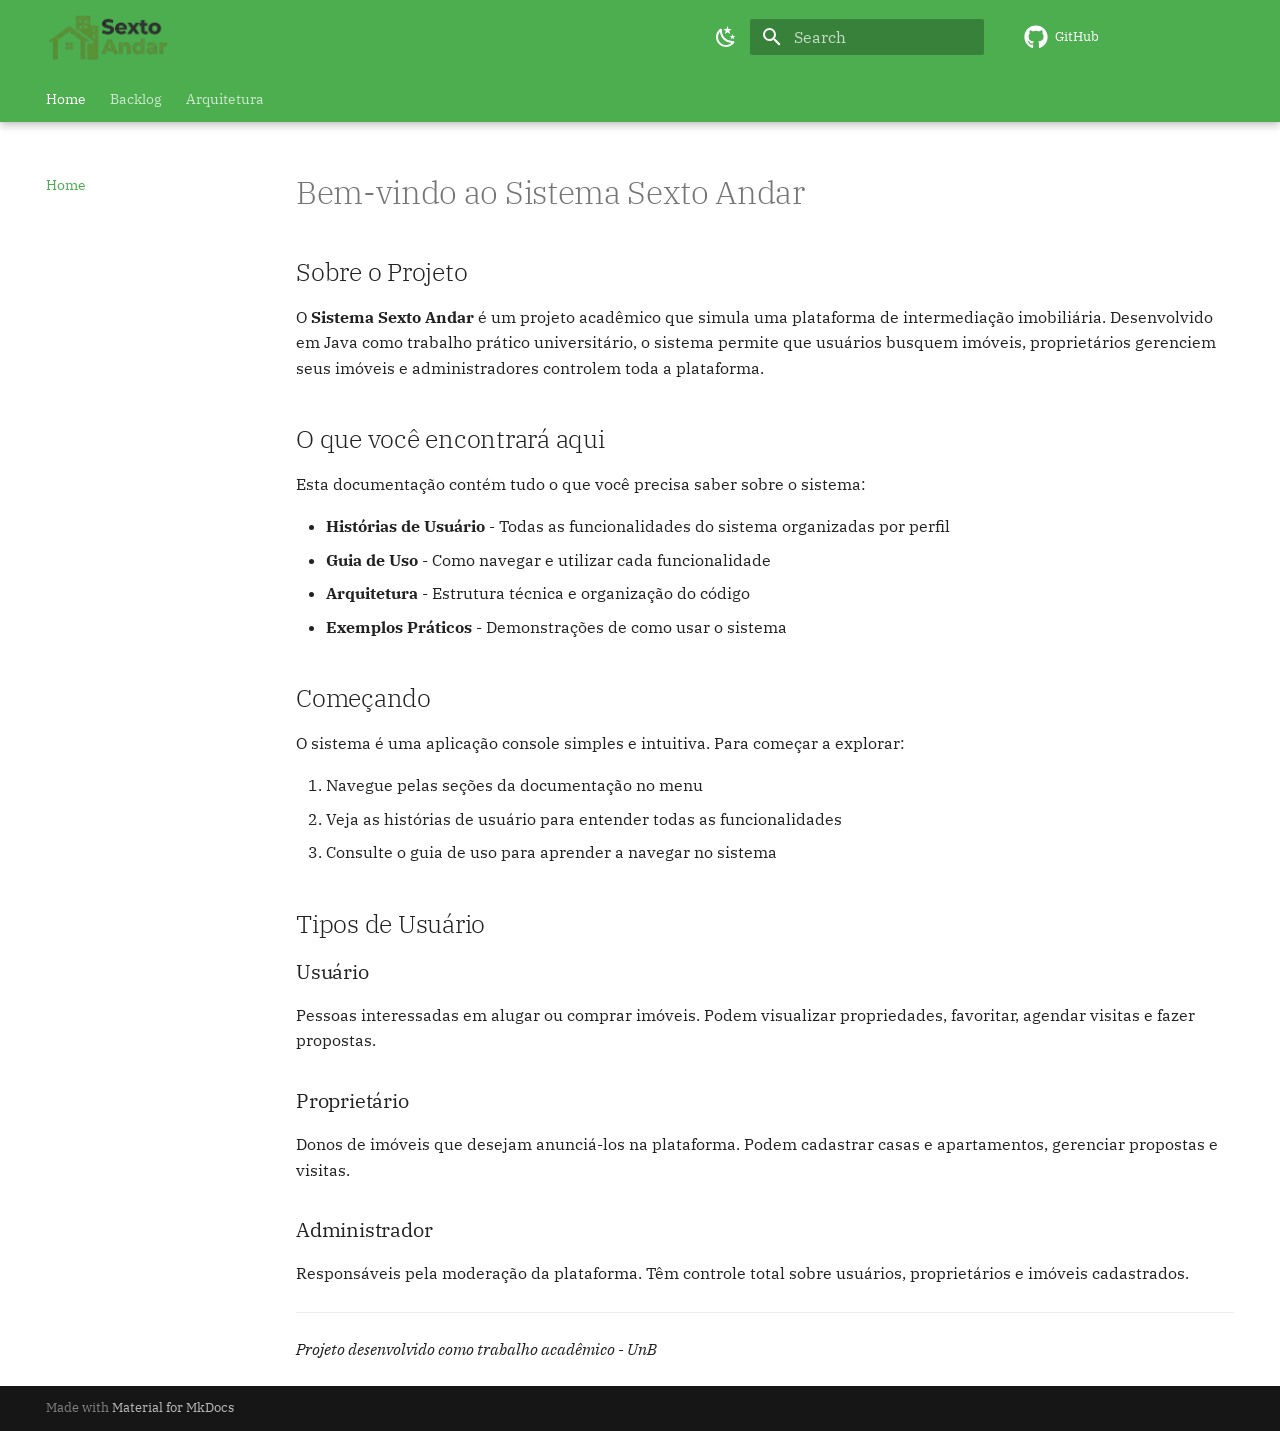
<file: index.html>
<!doctype html>
<html lang="en" class="no-js">
  <head>
    
      <meta charset="utf-8">
      <meta name="viewport" content="width=device-width,initial-scale=1">
      
      
      
      
      
        <link rel="next" href="backlog/userStories/">
      
      
        
      
      
      <link rel="icon" href="assets/images/favicon.png">
      <meta name="generator" content="mkdocs-1.6.1, mkdocs-material-9.7.0">
    
    
      
        <title></title>
      
    
    
      <link rel="stylesheet" href="assets/stylesheets/main.618322db.min.css">
      
        
        <link rel="stylesheet" href="assets/stylesheets/palette.ab4e12ef.min.css">
      
      


    
    
      
    
    
      
        
        
        <link rel="preconnect" href="https://fonts.gstatic.com" crossorigin>
        <link rel="stylesheet" href="https://fonts.googleapis.com/css?family=IBM+Plex+Serif:300,300i,400,400i,700,700i%7CRoboto+Mono:400,400i,700,700i&display=fallback">
        <style>:root{--md-text-font:"IBM Plex Serif";--md-code-font:"Roboto Mono"}</style>
      
    
    
      <link rel="stylesheet" href="assets/stylesheets/style.css">
    
    <script>__md_scope=new URL(".",location),__md_hash=e=>[...e].reduce(((e,_)=>(e<<5)-e+_.charCodeAt(0)),0),__md_get=(e,_=localStorage,t=__md_scope)=>JSON.parse(_.getItem(t.pathname+"."+e)),__md_set=(e,_,t=localStorage,a=__md_scope)=>{try{t.setItem(a.pathname+"."+e,JSON.stringify(_))}catch(e){}}</script>
    
      

    
    
  </head>
  
  
    
    
      
    
    
    
    
    <body dir="ltr" data-md-color-scheme="default" data-md-color-primary="green" data-md-color-accent="white">
  
    
    <input class="md-toggle" data-md-toggle="drawer" type="checkbox" id="__drawer" autocomplete="off">
    <input class="md-toggle" data-md-toggle="search" type="checkbox" id="__search" autocomplete="off">
    <label class="md-overlay" for="__drawer"></label>
    <div data-md-component="skip">
      
        
        <a href="#bem-vindo-ao-sistema-sexto-andar" class="md-skip">
          Skip to content
        </a>
      
    </div>
    <div data-md-component="announce">
      
    </div>
    
    
      

  

<header class="md-header md-header--shadow md-header--lifted" data-md-component="header">
  <nav class="md-header__inner md-grid" aria-label="Header">
    <a href="." title="" class="md-header__button md-logo" aria-label="" data-md-component="logo">
      
  <img src="assets/logo.png" alt="logo">

    </a>
    <label class="md-header__button md-icon" for="__drawer">
      
      <svg xmlns="http://www.w3.org/2000/svg" viewBox="0 0 24 24"><path d="M3 6h18v2H3zm0 5h18v2H3zm0 5h18v2H3z"/></svg>
    </label>
    <div class="md-header__title" data-md-component="header-title">
      <div class="md-header__ellipsis">
        <div class="md-header__topic">
          <span class="md-ellipsis">
            
          </span>
        </div>
        <div class="md-header__topic" data-md-component="header-topic">
          <span class="md-ellipsis">
            
              Home
            
          </span>
        </div>
      </div>
    </div>
    
      
        <form class="md-header__option" data-md-component="palette">
  
    
    
    
    <input class="md-option" data-md-color-media="" data-md-color-scheme="default" data-md-color-primary="green" data-md-color-accent="white"  aria-label="Trocar para modo escuro"  type="radio" name="__palette" id="__palette_0">
    
      <label class="md-header__button md-icon" title="Trocar para modo escuro" for="__palette_1" hidden>
        <svg xmlns="http://www.w3.org/2000/svg" viewBox="0 0 24 24"><path d="m17.75 4.09-2.53 1.94.91 3.06-2.63-1.81-2.63 1.81.91-3.06-2.53-1.94L12.44 4l1.06-3 1.06 3zm3.5 6.91-1.64 1.25.59 1.98-1.7-1.17-1.7 1.17.59-1.98L15.75 11l2.06-.05L18.5 9l.69 1.95zm-2.28 4.95c.83-.08 1.72 1.1 1.19 1.85-.32.45-.66.87-1.08 1.27C15.17 23 8.84 23 4.94 19.07c-3.91-3.9-3.91-10.24 0-14.14.4-.4.82-.76 1.27-1.08.75-.53 1.93.36 1.85 1.19-.27 2.86.69 5.83 2.89 8.02a9.96 9.96 0 0 0 8.02 2.89m-1.64 2.02a12.08 12.08 0 0 1-7.8-3.47c-2.17-2.19-3.33-5-3.49-7.82-2.81 3.14-2.7 7.96.31 10.98 3.02 3.01 7.84 3.12 10.98.31"/></svg>
      </label>
    
  
    
    
    
    <input class="md-option" data-md-color-media="" data-md-color-scheme="slate" data-md-color-primary="green" data-md-color-accent="white"  aria-label="Trocar para modo claro"  type="radio" name="__palette" id="__palette_1">
    
      <label class="md-header__button md-icon" title="Trocar para modo claro" for="__palette_0" hidden>
        <svg xmlns="http://www.w3.org/2000/svg" viewBox="0 0 24 24"><path d="M12 7a5 5 0 0 1 5 5 5 5 0 0 1-5 5 5 5 0 0 1-5-5 5 5 0 0 1 5-5m0 2a3 3 0 0 0-3 3 3 3 0 0 0 3 3 3 3 0 0 0 3-3 3 3 0 0 0-3-3m0-7 2.39 3.42C13.65 5.15 12.84 5 12 5s-1.65.15-2.39.42zM3.34 7l4.16-.35A7.2 7.2 0 0 0 5.94 8.5c-.44.74-.69 1.5-.83 2.29zm.02 10 1.76-3.77a7.131 7.131 0 0 0 2.38 4.14zM20.65 7l-1.77 3.79a7.02 7.02 0 0 0-2.38-4.15zm-.01 10-4.14.36c.59-.51 1.12-1.14 1.54-1.86.42-.73.69-1.5.83-2.29zM12 22l-2.41-3.44c.74.27 1.55.44 2.41.44.82 0 1.63-.17 2.37-.44z"/></svg>
      </label>
    
  
</form>
      
    
    
      <script>var palette=__md_get("__palette");if(palette&&palette.color){if("(prefers-color-scheme)"===palette.color.media){var media=matchMedia("(prefers-color-scheme: light)"),input=document.querySelector(media.matches?"[data-md-color-media='(prefers-color-scheme: light)']":"[data-md-color-media='(prefers-color-scheme: dark)']");palette.color.media=input.getAttribute("data-md-color-media"),palette.color.scheme=input.getAttribute("data-md-color-scheme"),palette.color.primary=input.getAttribute("data-md-color-primary"),palette.color.accent=input.getAttribute("data-md-color-accent")}for(var[key,value]of Object.entries(palette.color))document.body.setAttribute("data-md-color-"+key,value)}</script>
    
    
    
      
      
        <label class="md-header__button md-icon" for="__search">
          
          <svg xmlns="http://www.w3.org/2000/svg" viewBox="0 0 24 24"><path d="M9.5 3A6.5 6.5 0 0 1 16 9.5c0 1.61-.59 3.09-1.56 4.23l.27.27h.79l5 5-1.5 1.5-5-5v-.79l-.27-.27A6.52 6.52 0 0 1 9.5 16 6.5 6.5 0 0 1 3 9.5 6.5 6.5 0 0 1 9.5 3m0 2C7 5 5 7 5 9.5S7 14 9.5 14 14 12 14 9.5 12 5 9.5 5"/></svg>
        </label>
        <div class="md-search" data-md-component="search" role="dialog">
  <label class="md-search__overlay" for="__search"></label>
  <div class="md-search__inner" role="search">
    <form class="md-search__form" name="search">
      <input type="text" class="md-search__input" name="query" aria-label="Search" placeholder="Search" autocapitalize="off" autocorrect="off" autocomplete="off" spellcheck="false" data-md-component="search-query" required>
      <label class="md-search__icon md-icon" for="__search">
        
        <svg xmlns="http://www.w3.org/2000/svg" viewBox="0 0 24 24"><path d="M9.5 3A6.5 6.5 0 0 1 16 9.5c0 1.61-.59 3.09-1.56 4.23l.27.27h.79l5 5-1.5 1.5-5-5v-.79l-.27-.27A6.52 6.52 0 0 1 9.5 16 6.5 6.5 0 0 1 3 9.5 6.5 6.5 0 0 1 9.5 3m0 2C7 5 5 7 5 9.5S7 14 9.5 14 14 12 14 9.5 12 5 9.5 5"/></svg>
        
        <svg xmlns="http://www.w3.org/2000/svg" viewBox="0 0 24 24"><path d="M20 11v2H8l5.5 5.5-1.42 1.42L4.16 12l7.92-7.92L13.5 5.5 8 11z"/></svg>
      </label>
      <nav class="md-search__options" aria-label="Search">
        
        <button type="reset" class="md-search__icon md-icon" title="Clear" aria-label="Clear" tabindex="-1">
          
          <svg xmlns="http://www.w3.org/2000/svg" viewBox="0 0 24 24"><path d="M19 6.41 17.59 5 12 10.59 6.41 5 5 6.41 10.59 12 5 17.59 6.41 19 12 13.41 17.59 19 19 17.59 13.41 12z"/></svg>
        </button>
      </nav>
      
    </form>
    <div class="md-search__output">
      <div class="md-search__scrollwrap" tabindex="0" data-md-scrollfix>
        <div class="md-search-result" data-md-component="search-result">
          <div class="md-search-result__meta">
            Initializing search
          </div>
          <ol class="md-search-result__list" role="presentation"></ol>
        </div>
      </div>
    </div>
  </div>
</div>
      
    
    
      <div class="md-header__source">
        <a href="https://github.com/moonshinerd/sexto-andar-api" title="Go to repository" class="md-source" data-md-component="source">
  <div class="md-source__icon md-icon">
    
    <svg xmlns="http://www.w3.org/2000/svg" viewBox="0 0 512 512"><!--! Font Awesome Free 7.1.0 by @fontawesome - https://fontawesome.com License - https://fontawesome.com/license/free (Icons: CC BY 4.0, Fonts: SIL OFL 1.1, Code: MIT License) Copyright 2025 Fonticons, Inc.--><path d="M173.9 397.4c0 2-2.3 3.6-5.2 3.6-3.3.3-5.6-1.3-5.6-3.6 0-2 2.3-3.6 5.2-3.6 3-.3 5.6 1.3 5.6 3.6m-31.1-4.5c-.7 2 1.3 4.3 4.3 4.9 2.6 1 5.6 0 6.2-2s-1.3-4.3-4.3-5.2c-2.6-.7-5.5.3-6.2 2.3m44.2-1.7c-2.9.7-4.9 2.6-4.6 4.9.3 2 2.9 3.3 5.9 2.6 2.9-.7 4.9-2.6 4.6-4.6-.3-1.9-3-3.2-5.9-2.9M252.8 8C114.1 8 8 113.3 8 252c0 110.9 69.8 205.8 169.5 239.2 12.8 2.3 17.3-5.6 17.3-12.1 0-6.2-.3-40.4-.3-61.4 0 0-70 15-84.7-29.8 0 0-11.4-29.1-27.8-36.6 0 0-22.9-15.7 1.6-15.4 0 0 24.9 2 38.6 25.8 21.9 38.6 58.6 27.5 72.9 20.9 2.3-16 8.8-27.1 16-33.7-55.9-6.2-112.3-14.3-112.3-110.5 0-27.5 7.6-41.3 23.6-58.9-2.6-6.5-11.1-33.3 2.6-67.9 20.9-6.5 69 27 69 27 20-5.6 41.5-8.5 62.8-8.5s42.8 2.9 62.8 8.5c0 0 48.1-33.6 69-27 13.7 34.7 5.2 61.4 2.6 67.9 16 17.7 25.8 31.5 25.8 58.9 0 96.5-58.9 104.2-114.8 110.5 9.2 7.9 17 22.9 17 46.4 0 33.7-.3 75.4-.3 83.6 0 6.5 4.6 14.4 17.3 12.1C436.2 457.8 504 362.9 504 252 504 113.3 391.5 8 252.8 8M105.2 352.9c-1.3 1-1 3.3.7 5.2 1.6 1.6 3.9 2.3 5.2 1 1.3-1 1-3.3-.7-5.2-1.6-1.6-3.9-2.3-5.2-1m-10.8-8.1c-.7 1.3.3 2.9 2.3 3.9 1.6 1 3.6.7 4.3-.7.7-1.3-.3-2.9-2.3-3.9-2-.6-3.6-.3-4.3.7m32.4 35.6c-1.6 1.3-1 4.3 1.3 6.2 2.3 2.3 5.2 2.6 6.5 1 1.3-1.3.7-4.3-1.3-6.2-2.2-2.3-5.2-2.6-6.5-1m-11.4-14.7c-1.6 1-1.6 3.6 0 5.9s4.3 3.3 5.6 2.3c1.6-1.3 1.6-3.9 0-6.2-1.4-2.3-4-3.3-5.6-2"/></svg>
  </div>
  <div class="md-source__repository">
    GitHub
  </div>
</a>
      </div>
    
  </nav>
  
    
      
<nav class="md-tabs" aria-label="Tabs" data-md-component="tabs">
  <div class="md-grid">
    <ul class="md-tabs__list">
      
        
  
  
  
    
  
  
    <li class="md-tabs__item md-tabs__item--active">
      <a href="." class="md-tabs__link">
        
  
  
    
  
  Home

      </a>
    </li>
  

      
        
  
  
  
  
    
    
      <li class="md-tabs__item">
        <a href="backlog/userStories/" class="md-tabs__link">
          
  
  
  Backlog

        </a>
      </li>
    
  

      
        
  
  
  
  
    
    
      <li class="md-tabs__item">
        <a href="arquitetura/arquitetura-selecionada/" class="md-tabs__link">
          
  
  
  Arquitetura

        </a>
      </li>
    
  

      
    </ul>
  </div>
</nav>
    
  
</header>
    
    <div class="md-container" data-md-component="container">
      
      
        
      
      <main class="md-main" data-md-component="main">
        <div class="md-main__inner md-grid">
          
            
              
                
              
              <div class="md-sidebar md-sidebar--primary" data-md-component="sidebar" data-md-type="navigation" >
                <div class="md-sidebar__scrollwrap">
                  <div class="md-sidebar__inner">
                    


  


<nav class="md-nav md-nav--primary md-nav--lifted" aria-label="Navigation" data-md-level="0">
  <label class="md-nav__title" for="__drawer">
    <a href="." title="" class="md-nav__button md-logo" aria-label="" data-md-component="logo">
      
  <img src="assets/logo.png" alt="logo">

    </a>
    
  </label>
  
    <div class="md-nav__source">
      <a href="https://github.com/moonshinerd/sexto-andar-api" title="Go to repository" class="md-source" data-md-component="source">
  <div class="md-source__icon md-icon">
    
    <svg xmlns="http://www.w3.org/2000/svg" viewBox="0 0 512 512"><!--! Font Awesome Free 7.1.0 by @fontawesome - https://fontawesome.com License - https://fontawesome.com/license/free (Icons: CC BY 4.0, Fonts: SIL OFL 1.1, Code: MIT License) Copyright 2025 Fonticons, Inc.--><path d="M173.9 397.4c0 2-2.3 3.6-5.2 3.6-3.3.3-5.6-1.3-5.6-3.6 0-2 2.3-3.6 5.2-3.6 3-.3 5.6 1.3 5.6 3.6m-31.1-4.5c-.7 2 1.3 4.3 4.3 4.9 2.6 1 5.6 0 6.2-2s-1.3-4.3-4.3-5.2c-2.6-.7-5.5.3-6.2 2.3m44.2-1.7c-2.9.7-4.9 2.6-4.6 4.9.3 2 2.9 3.3 5.9 2.6 2.9-.7 4.9-2.6 4.6-4.6-.3-1.9-3-3.2-5.9-2.9M252.8 8C114.1 8 8 113.3 8 252c0 110.9 69.8 205.8 169.5 239.2 12.8 2.3 17.3-5.6 17.3-12.1 0-6.2-.3-40.4-.3-61.4 0 0-70 15-84.7-29.8 0 0-11.4-29.1-27.8-36.6 0 0-22.9-15.7 1.6-15.4 0 0 24.9 2 38.6 25.8 21.9 38.6 58.6 27.5 72.9 20.9 2.3-16 8.8-27.1 16-33.7-55.9-6.2-112.3-14.3-112.3-110.5 0-27.5 7.6-41.3 23.6-58.9-2.6-6.5-11.1-33.3 2.6-67.9 20.9-6.5 69 27 69 27 20-5.6 41.5-8.5 62.8-8.5s42.8 2.9 62.8 8.5c0 0 48.1-33.6 69-27 13.7 34.7 5.2 61.4 2.6 67.9 16 17.7 25.8 31.5 25.8 58.9 0 96.5-58.9 104.2-114.8 110.5 9.2 7.9 17 22.9 17 46.4 0 33.7-.3 75.4-.3 83.6 0 6.5 4.6 14.4 17.3 12.1C436.2 457.8 504 362.9 504 252 504 113.3 391.5 8 252.8 8M105.2 352.9c-1.3 1-1 3.3.7 5.2 1.6 1.6 3.9 2.3 5.2 1 1.3-1 1-3.3-.7-5.2-1.6-1.6-3.9-2.3-5.2-1m-10.8-8.1c-.7 1.3.3 2.9 2.3 3.9 1.6 1 3.6.7 4.3-.7.7-1.3-.3-2.9-2.3-3.9-2-.6-3.6-.3-4.3.7m32.4 35.6c-1.6 1.3-1 4.3 1.3 6.2 2.3 2.3 5.2 2.6 6.5 1 1.3-1.3.7-4.3-1.3-6.2-2.2-2.3-5.2-2.6-6.5-1m-11.4-14.7c-1.6 1-1.6 3.6 0 5.9s4.3 3.3 5.6 2.3c1.6-1.3 1.6-3.9 0-6.2-1.4-2.3-4-3.3-5.6-2"/></svg>
  </div>
  <div class="md-source__repository">
    GitHub
  </div>
</a>
    </div>
  
  <ul class="md-nav__list" data-md-scrollfix>
    
      
      
  
  
    
  
  
  
    <li class="md-nav__item md-nav__item--active">
      
      <input class="md-nav__toggle md-toggle" type="checkbox" id="__toc">
      
      
        
      
      
        <label class="md-nav__link md-nav__link--active" for="__toc">
          
  
  
  <span class="md-ellipsis">
    
  
    Home
  

    
  </span>
  
  

          <span class="md-nav__icon md-icon"></span>
        </label>
      
      <a href="." class="md-nav__link md-nav__link--active">
        
  
  
  <span class="md-ellipsis">
    
  
    Home
  

    
  </span>
  
  

      </a>
      
        

<nav class="md-nav md-nav--secondary" aria-label="Table of contents">
  
  
  
    
  
  
    <label class="md-nav__title" for="__toc">
      <span class="md-nav__icon md-icon"></span>
      Table of contents
    </label>
    <ul class="md-nav__list" data-md-component="toc" data-md-scrollfix>
      
        <li class="md-nav__item">
  <a href="#sobre-o-projeto" class="md-nav__link">
    <span class="md-ellipsis">
      
        Sobre o Projeto
      
    </span>
  </a>
  
</li>
      
        <li class="md-nav__item">
  <a href="#o-que-voce-encontrara-aqui" class="md-nav__link">
    <span class="md-ellipsis">
      
        O que você encontrará aqui
      
    </span>
  </a>
  
</li>
      
        <li class="md-nav__item">
  <a href="#comecando" class="md-nav__link">
    <span class="md-ellipsis">
      
        Começando
      
    </span>
  </a>
  
</li>
      
        <li class="md-nav__item">
  <a href="#tipos-de-usuario" class="md-nav__link">
    <span class="md-ellipsis">
      
        Tipos de Usuário
      
    </span>
  </a>
  
    <nav class="md-nav" aria-label="Tipos de Usuário">
      <ul class="md-nav__list">
        
          <li class="md-nav__item">
  <a href="#usuario" class="md-nav__link">
    <span class="md-ellipsis">
      
        Usuário
      
    </span>
  </a>
  
</li>
        
          <li class="md-nav__item">
  <a href="#proprietario" class="md-nav__link">
    <span class="md-ellipsis">
      
        Proprietário
      
    </span>
  </a>
  
</li>
        
          <li class="md-nav__item">
  <a href="#administrador" class="md-nav__link">
    <span class="md-ellipsis">
      
        Administrador
      
    </span>
  </a>
  
</li>
        
      </ul>
    </nav>
  
</li>
      
    </ul>
  
</nav>
      
    </li>
  

    
      
      
  
  
  
  
    
    
    
    
      
      
    
    
    <li class="md-nav__item md-nav__item--nested">
      
        
        
        <input class="md-nav__toggle md-toggle " type="checkbox" id="__nav_2" >
        
          
          <label class="md-nav__link" for="__nav_2" id="__nav_2_label" tabindex="0">
            
  
  
  <span class="md-ellipsis">
    
  
    Backlog
  

    
  </span>
  
  

            <span class="md-nav__icon md-icon"></span>
          </label>
        
        <nav class="md-nav" data-md-level="1" aria-labelledby="__nav_2_label" aria-expanded="false">
          <label class="md-nav__title" for="__nav_2">
            <span class="md-nav__icon md-icon"></span>
            
  
    Backlog
  

          </label>
          <ul class="md-nav__list" data-md-scrollfix>
            
              
                
  
  
  
  
    <li class="md-nav__item">
      <a href="backlog/userStories/" class="md-nav__link">
        
  
  
  <span class="md-ellipsis">
    
  
    Histórias de Usuário
  

    
  </span>
  
  

      </a>
    </li>
  

              
            
          </ul>
        </nav>
      
    </li>
  

    
      
      
  
  
  
  
    
    
    
    
      
      
    
    
    <li class="md-nav__item md-nav__item--nested">
      
        
        
        <input class="md-nav__toggle md-toggle " type="checkbox" id="__nav_3" >
        
          
          <label class="md-nav__link" for="__nav_3" id="__nav_3_label" tabindex="0">
            
  
  
  <span class="md-ellipsis">
    
  
    Arquitetura
  

    
  </span>
  
  

            <span class="md-nav__icon md-icon"></span>
          </label>
        
        <nav class="md-nav" data-md-level="1" aria-labelledby="__nav_3_label" aria-expanded="false">
          <label class="md-nav__title" for="__nav_3">
            <span class="md-nav__icon md-icon"></span>
            
  
    Arquitetura
  

          </label>
          <ul class="md-nav__list" data-md-scrollfix>
            
              
                
  
  
  
  
    <li class="md-nav__item">
      <a href="arquitetura/arquitetura-selecionada/" class="md-nav__link">
        
  
  
  <span class="md-ellipsis">
    
  
    Arquitetura Selecionada
  

    
  </span>
  
  

      </a>
    </li>
  

              
            
              
                
  
  
  
  
    <li class="md-nav__item">
      <a href="arquitetura/tecnologias/" class="md-nav__link">
        
  
  
  <span class="md-ellipsis">
    
  
    Tecnologias Utilizadas
  

    
  </span>
  
  

      </a>
    </li>
  

              
            
              
                
  
  
  
  
    <li class="md-nav__item">
      <a href="diagramas/diagrama-classes/" class="md-nav__link">
        
  
  
  <span class="md-ellipsis">
    
  
    Diagrama de Classes
  

    
  </span>
  
  

      </a>
    </li>
  

              
            
              
                
  
  
  
  
    <li class="md-nav__item">
      <a href="arquitetura/modelo-fisico/" class="md-nav__link">
        
  
  
  <span class="md-ellipsis">
    
  
    Modelo Físico
  

    
  </span>
  
  

      </a>
    </li>
  

              
            
          </ul>
        </nav>
      
    </li>
  

    
  </ul>
</nav>
                  </div>
                </div>
              </div>
            
            
              
                
              
              <div class="md-sidebar md-sidebar--secondary" data-md-component="sidebar" data-md-type="toc" hidden>
                <div class="md-sidebar__scrollwrap">
                  <div class="md-sidebar__inner">
                    

<nav class="md-nav md-nav--secondary" aria-label="Table of contents">
  
  
  
    
  
  
    <label class="md-nav__title" for="__toc">
      <span class="md-nav__icon md-icon"></span>
      Table of contents
    </label>
    <ul class="md-nav__list" data-md-component="toc" data-md-scrollfix>
      
        <li class="md-nav__item">
  <a href="#sobre-o-projeto" class="md-nav__link">
    <span class="md-ellipsis">
      
        Sobre o Projeto
      
    </span>
  </a>
  
</li>
      
        <li class="md-nav__item">
  <a href="#o-que-voce-encontrara-aqui" class="md-nav__link">
    <span class="md-ellipsis">
      
        O que você encontrará aqui
      
    </span>
  </a>
  
</li>
      
        <li class="md-nav__item">
  <a href="#comecando" class="md-nav__link">
    <span class="md-ellipsis">
      
        Começando
      
    </span>
  </a>
  
</li>
      
        <li class="md-nav__item">
  <a href="#tipos-de-usuario" class="md-nav__link">
    <span class="md-ellipsis">
      
        Tipos de Usuário
      
    </span>
  </a>
  
    <nav class="md-nav" aria-label="Tipos de Usuário">
      <ul class="md-nav__list">
        
          <li class="md-nav__item">
  <a href="#usuario" class="md-nav__link">
    <span class="md-ellipsis">
      
        Usuário
      
    </span>
  </a>
  
</li>
        
          <li class="md-nav__item">
  <a href="#proprietario" class="md-nav__link">
    <span class="md-ellipsis">
      
        Proprietário
      
    </span>
  </a>
  
</li>
        
          <li class="md-nav__item">
  <a href="#administrador" class="md-nav__link">
    <span class="md-ellipsis">
      
        Administrador
      
    </span>
  </a>
  
</li>
        
      </ul>
    </nav>
  
</li>
      
    </ul>
  
</nav>
                  </div>
                </div>
              </div>
            
          
          
            <div class="md-content" data-md-component="content">
              
              <article class="md-content__inner md-typeset">
                
                  
  



  
  


<h1 id="bem-vindo-ao-sistema-sexto-andar">Bem-vindo ao Sistema Sexto Andar</h1>
<h2 id="sobre-o-projeto">Sobre o Projeto</h2>
<p>O <strong>Sistema Sexto Andar</strong> é um projeto acadêmico que simula uma plataforma de intermediação imobiliária. Desenvolvido em Java como trabalho prático universitário, o sistema permite que usuários busquem imóveis, proprietários gerenciem seus imóveis e administradores controlem toda a plataforma.</p>
<h2 id="o-que-voce-encontrara-aqui">O que você encontrará aqui</h2>
<p>Esta documentação contém tudo o que você precisa saber sobre o sistema:</p>
<ul>
<li><strong>Histórias de Usuário</strong> - Todas as funcionalidades do sistema organizadas por perfil</li>
<li><strong>Guia de Uso</strong> - Como navegar e utilizar cada funcionalidade  </li>
<li><strong>Arquitetura</strong> - Estrutura técnica e organização do código</li>
<li><strong>Exemplos Práticos</strong> - Demonstrações de como usar o sistema</li>
</ul>
<h2 id="comecando">Começando</h2>
<p>O sistema é uma aplicação console simples e intuitiva. Para começar a explorar:</p>
<ol>
<li>Navegue pelas seções da documentação no menu</li>
<li>Veja as histórias de usuário para entender todas as funcionalidades</li>
<li>Consulte o guia de uso para aprender a navegar no sistema</li>
</ol>
<h2 id="tipos-de-usuario">Tipos de Usuário</h2>
<h3 id="usuario">Usuário</h3>
<p>Pessoas interessadas em alugar ou comprar imóveis. Podem visualizar propriedades, favoritar, agendar visitas e fazer propostas.</p>
<h3 id="proprietario">Proprietário</h3>
<p>Donos de imóveis que desejam anunciá-los na plataforma. Podem cadastrar casas e apartamentos, gerenciar propostas e visitas.</p>
<h3 id="administrador">Administrador</h3>
<p>Responsáveis pela moderação da plataforma. Têm controle total sobre usuários, proprietários e imóveis cadastrados.</p>
<hr />
<p><em>Projeto desenvolvido como trabalho acadêmico - UnB</em></p>







  
  




  



                
              </article>
            </div>
          
          
<script>var target=document.getElementById(location.hash.slice(1));target&&target.name&&(target.checked=target.name.startsWith("__tabbed_"))</script>
        </div>
        
      </main>
      
        <footer class="md-footer">
  
  <div class="md-footer-meta md-typeset">
    <div class="md-footer-meta__inner md-grid">
      <div class="md-copyright">
  
  
    Made with
    <a href="https://squidfunk.github.io/mkdocs-material/" target="_blank" rel="noopener">
      Material for MkDocs
    </a>
  
</div>
      
    </div>
  </div>
</footer>
      
    </div>
    <div class="md-dialog" data-md-component="dialog">
      <div class="md-dialog__inner md-typeset"></div>
    </div>
    
    
    
      
      
      <script id="__config" type="application/json">{"annotate": null, "base": ".", "features": ["navigation.tabs", "navigation.tabs.sticky", "content.code.copy"], "search": "assets/javascripts/workers/search.7a47a382.min.js", "tags": null, "translations": {"clipboard.copied": "Copied to clipboard", "clipboard.copy": "Copy to clipboard", "search.result.more.one": "1 more on this page", "search.result.more.other": "# more on this page", "search.result.none": "No matching documents", "search.result.one": "1 matching document", "search.result.other": "# matching documents", "search.result.placeholder": "Type to start searching", "search.result.term.missing": "Missing", "select.version": "Select version"}, "version": null}</script>
    
    
      <script src="assets/javascripts/bundle.e71a0d61.min.js"></script>
      
    
  </body>
</html>
</file>
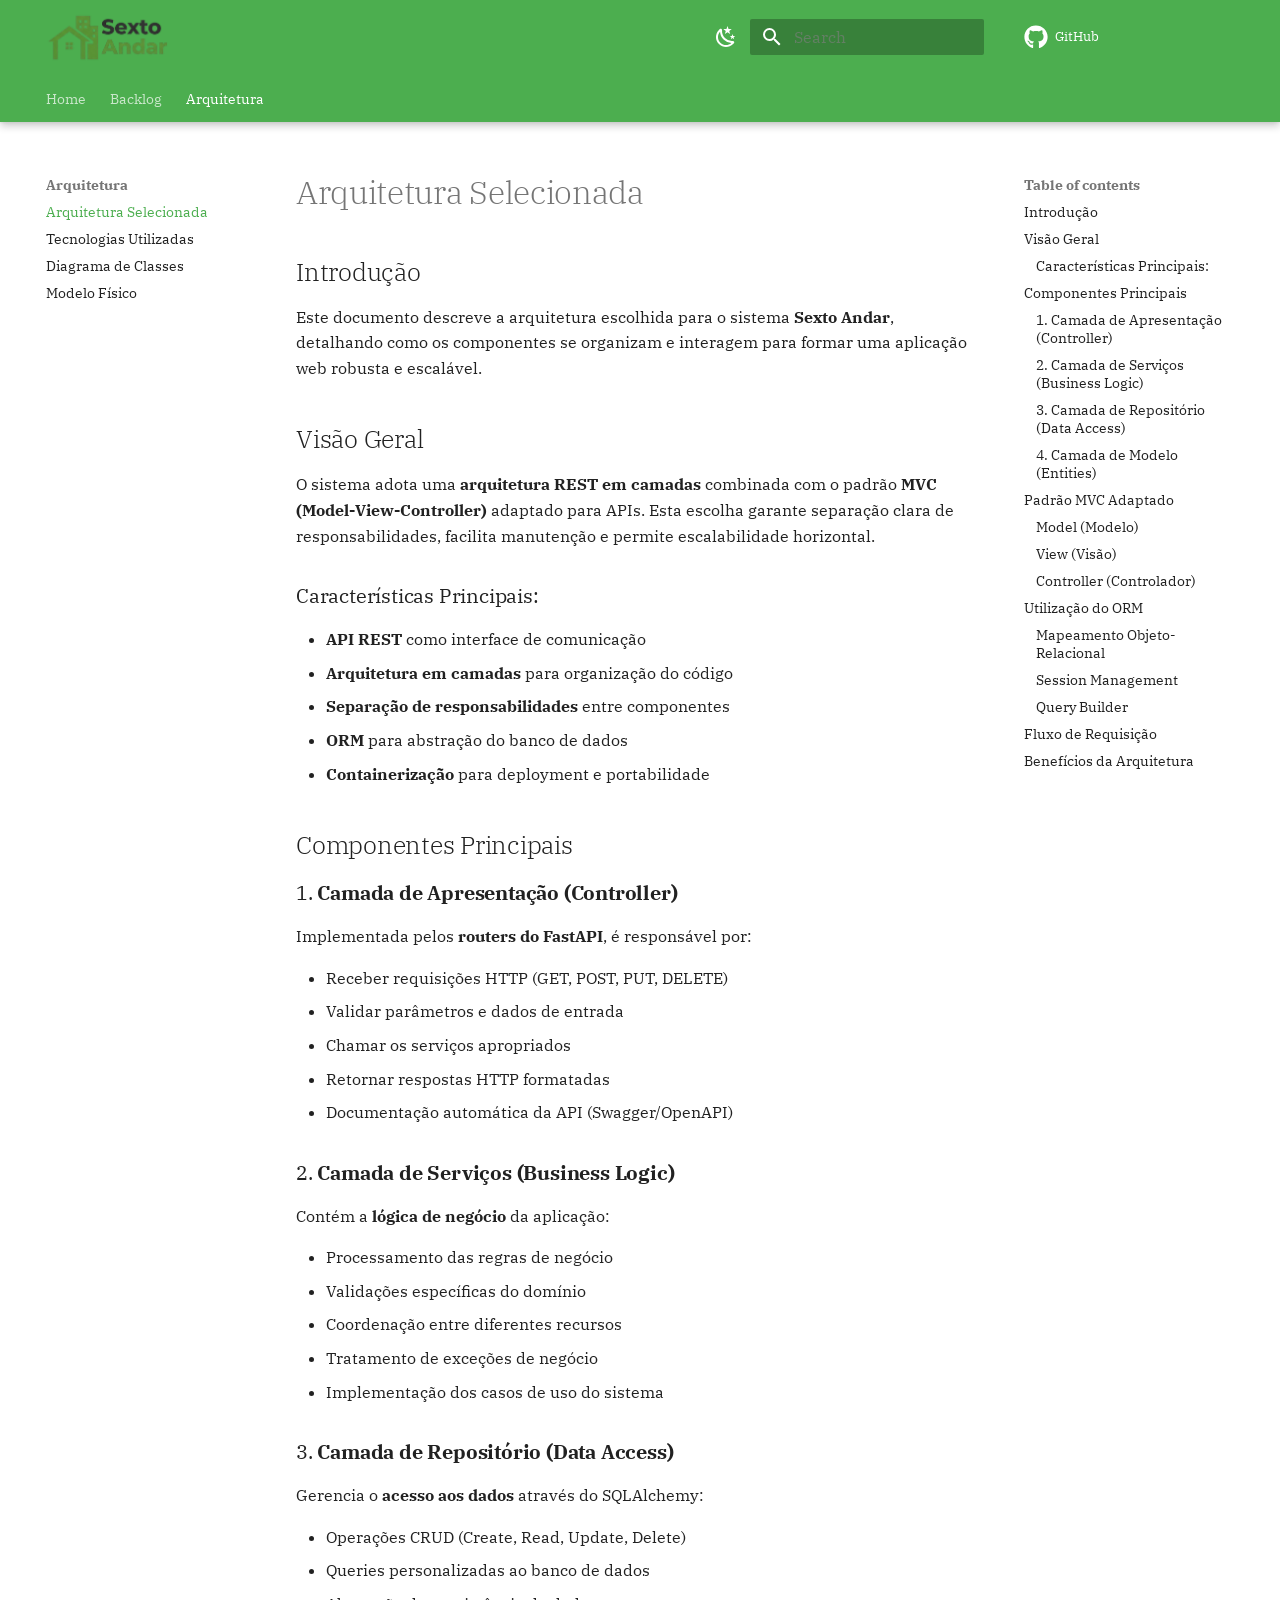
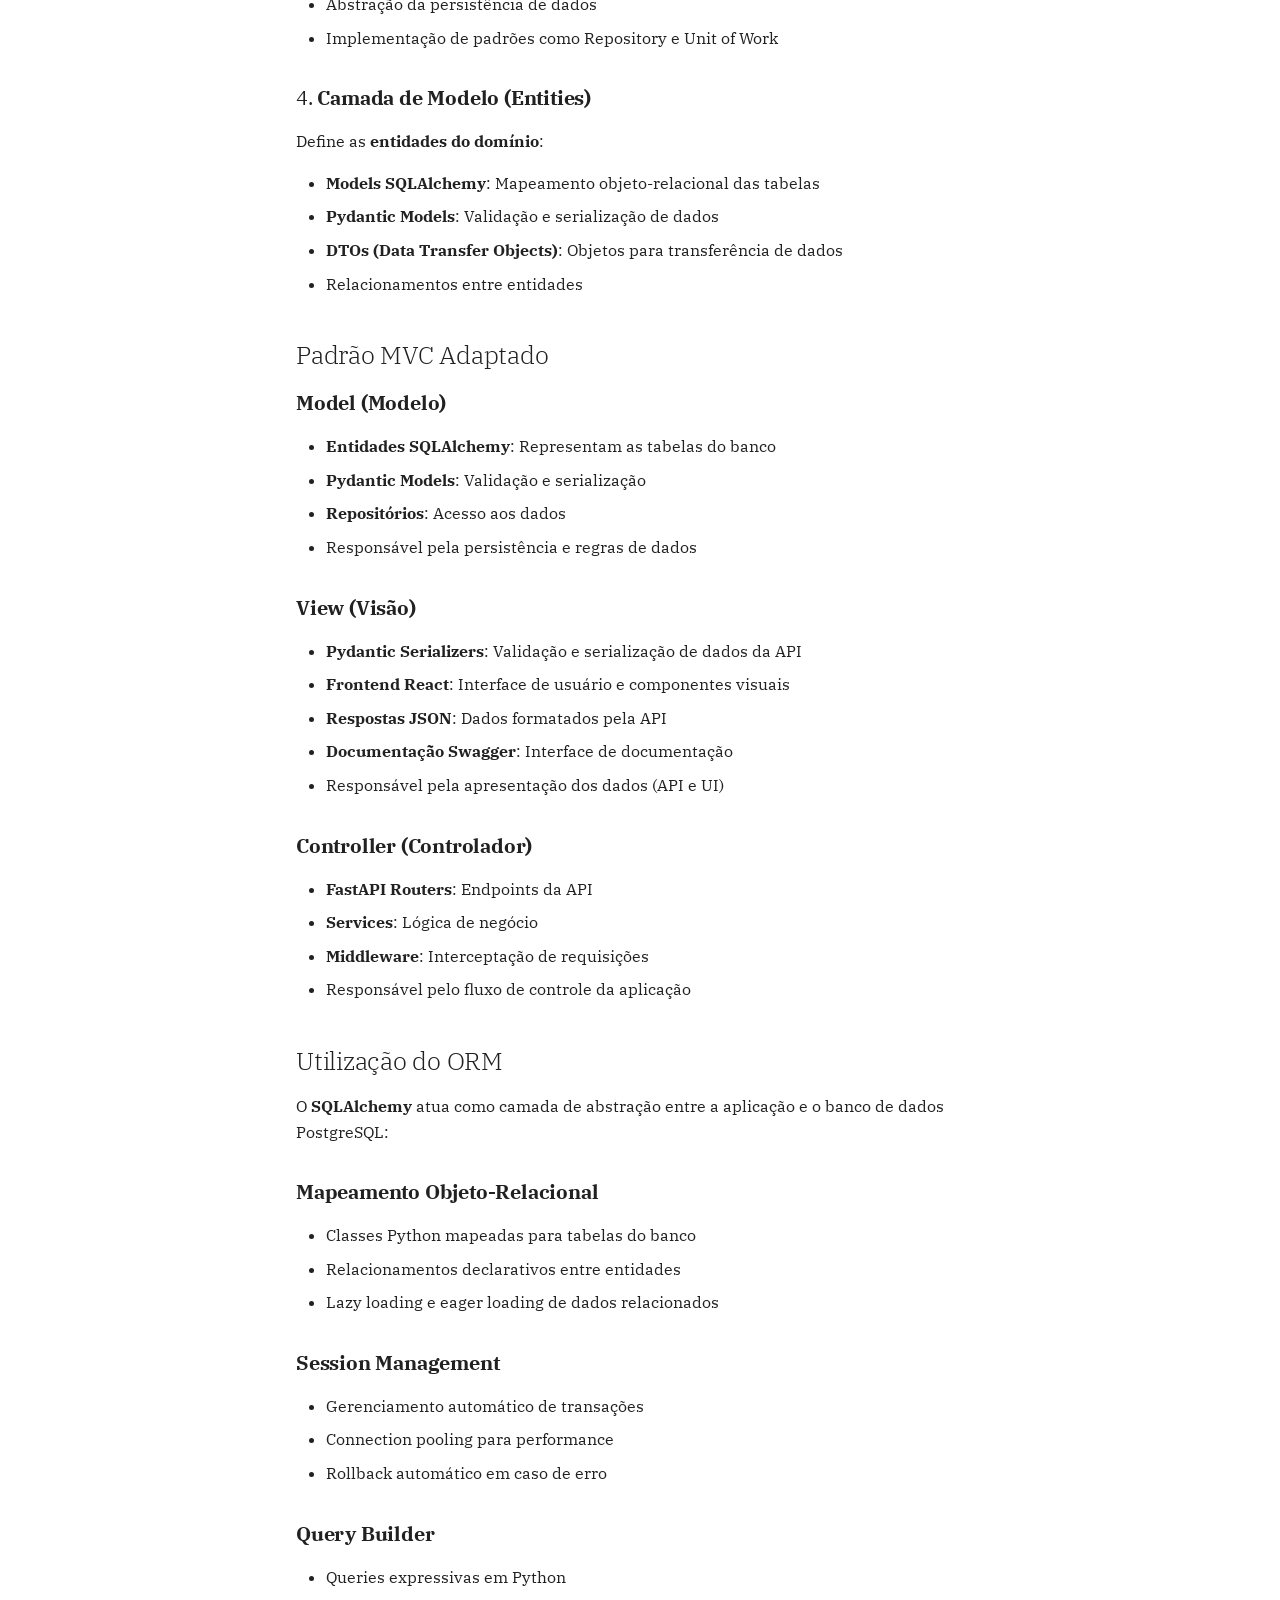
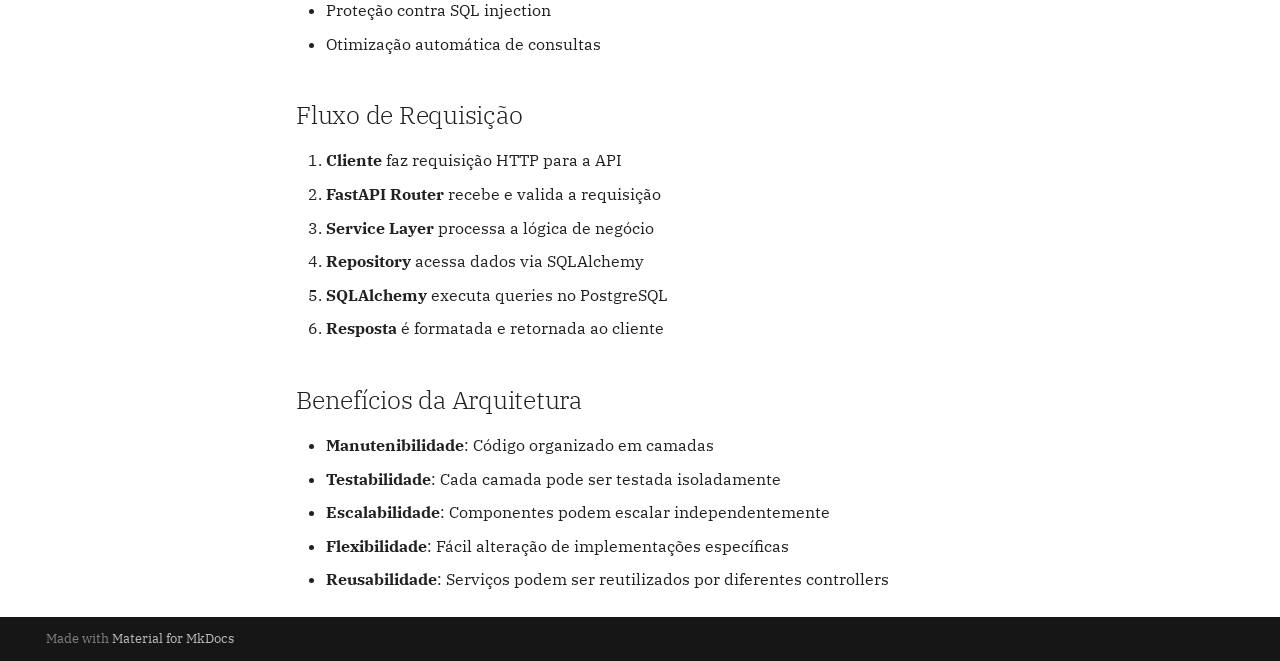
<file: arquitetura/arquitetura-selecionada/index.html>
<!doctype html>
<html lang="en" class="no-js">
  <head>
    
      <meta charset="utf-8">
      <meta name="viewport" content="width=device-width,initial-scale=1">
      
      
      
      
        <link rel="prev" href="../../backlog/userStories/">
      
      
        <link rel="next" href="../tecnologias/">
      
      
        
      
      
      <link rel="icon" href="../../assets/images/favicon.png">
      <meta name="generator" content="mkdocs-1.6.1, mkdocs-material-9.7.0">
    
    
      
        <title>Arquitetura Selecionada - </title>
      
    
    
      <link rel="stylesheet" href="../../assets/stylesheets/main.618322db.min.css">
      
        
        <link rel="stylesheet" href="../../assets/stylesheets/palette.ab4e12ef.min.css">
      
      


    
    
      
    
    
      
        
        
        <link rel="preconnect" href="https://fonts.gstatic.com" crossorigin>
        <link rel="stylesheet" href="https://fonts.googleapis.com/css?family=IBM+Plex+Serif:300,300i,400,400i,700,700i%7CRoboto+Mono:400,400i,700,700i&display=fallback">
        <style>:root{--md-text-font:"IBM Plex Serif";--md-code-font:"Roboto Mono"}</style>
      
    
    
      <link rel="stylesheet" href="../../assets/stylesheets/style.css">
    
    <script>__md_scope=new URL("../..",location),__md_hash=e=>[...e].reduce(((e,_)=>(e<<5)-e+_.charCodeAt(0)),0),__md_get=(e,_=localStorage,t=__md_scope)=>JSON.parse(_.getItem(t.pathname+"."+e)),__md_set=(e,_,t=localStorage,a=__md_scope)=>{try{t.setItem(a.pathname+"."+e,JSON.stringify(_))}catch(e){}}</script>
    
      

    
    
  </head>
  
  
    
    
      
    
    
    
    
    <body dir="ltr" data-md-color-scheme="default" data-md-color-primary="green" data-md-color-accent="white">
  
    
    <input class="md-toggle" data-md-toggle="drawer" type="checkbox" id="__drawer" autocomplete="off">
    <input class="md-toggle" data-md-toggle="search" type="checkbox" id="__search" autocomplete="off">
    <label class="md-overlay" for="__drawer"></label>
    <div data-md-component="skip">
      
        
        <a href="#arquitetura-selecionada" class="md-skip">
          Skip to content
        </a>
      
    </div>
    <div data-md-component="announce">
      
    </div>
    
    
      

  

<header class="md-header md-header--shadow md-header--lifted" data-md-component="header">
  <nav class="md-header__inner md-grid" aria-label="Header">
    <a href="../.." title="" class="md-header__button md-logo" aria-label="" data-md-component="logo">
      
  <img src="../../assets/logo.png" alt="logo">

    </a>
    <label class="md-header__button md-icon" for="__drawer">
      
      <svg xmlns="http://www.w3.org/2000/svg" viewBox="0 0 24 24"><path d="M3 6h18v2H3zm0 5h18v2H3zm0 5h18v2H3z"/></svg>
    </label>
    <div class="md-header__title" data-md-component="header-title">
      <div class="md-header__ellipsis">
        <div class="md-header__topic">
          <span class="md-ellipsis">
            
          </span>
        </div>
        <div class="md-header__topic" data-md-component="header-topic">
          <span class="md-ellipsis">
            
              Arquitetura Selecionada
            
          </span>
        </div>
      </div>
    </div>
    
      
        <form class="md-header__option" data-md-component="palette">
  
    
    
    
    <input class="md-option" data-md-color-media="" data-md-color-scheme="default" data-md-color-primary="green" data-md-color-accent="white"  aria-label="Trocar para modo escuro"  type="radio" name="__palette" id="__palette_0">
    
      <label class="md-header__button md-icon" title="Trocar para modo escuro" for="__palette_1" hidden>
        <svg xmlns="http://www.w3.org/2000/svg" viewBox="0 0 24 24"><path d="m17.75 4.09-2.53 1.94.91 3.06-2.63-1.81-2.63 1.81.91-3.06-2.53-1.94L12.44 4l1.06-3 1.06 3zm3.5 6.91-1.64 1.25.59 1.98-1.7-1.17-1.7 1.17.59-1.98L15.75 11l2.06-.05L18.5 9l.69 1.95zm-2.28 4.95c.83-.08 1.72 1.1 1.19 1.85-.32.45-.66.87-1.08 1.27C15.17 23 8.84 23 4.94 19.07c-3.91-3.9-3.91-10.24 0-14.14.4-.4.82-.76 1.27-1.08.75-.53 1.93.36 1.85 1.19-.27 2.86.69 5.83 2.89 8.02a9.96 9.96 0 0 0 8.02 2.89m-1.64 2.02a12.08 12.08 0 0 1-7.8-3.47c-2.17-2.19-3.33-5-3.49-7.82-2.81 3.14-2.7 7.96.31 10.98 3.02 3.01 7.84 3.12 10.98.31"/></svg>
      </label>
    
  
    
    
    
    <input class="md-option" data-md-color-media="" data-md-color-scheme="slate" data-md-color-primary="green" data-md-color-accent="white"  aria-label="Trocar para modo claro"  type="radio" name="__palette" id="__palette_1">
    
      <label class="md-header__button md-icon" title="Trocar para modo claro" for="__palette_0" hidden>
        <svg xmlns="http://www.w3.org/2000/svg" viewBox="0 0 24 24"><path d="M12 7a5 5 0 0 1 5 5 5 5 0 0 1-5 5 5 5 0 0 1-5-5 5 5 0 0 1 5-5m0 2a3 3 0 0 0-3 3 3 3 0 0 0 3 3 3 3 0 0 0 3-3 3 3 0 0 0-3-3m0-7 2.39 3.42C13.65 5.15 12.84 5 12 5s-1.65.15-2.39.42zM3.34 7l4.16-.35A7.2 7.2 0 0 0 5.94 8.5c-.44.74-.69 1.5-.83 2.29zm.02 10 1.76-3.77a7.131 7.131 0 0 0 2.38 4.14zM20.65 7l-1.77 3.79a7.02 7.02 0 0 0-2.38-4.15zm-.01 10-4.14.36c.59-.51 1.12-1.14 1.54-1.86.42-.73.69-1.5.83-2.29zM12 22l-2.41-3.44c.74.27 1.55.44 2.41.44.82 0 1.63-.17 2.37-.44z"/></svg>
      </label>
    
  
</form>
      
    
    
      <script>var palette=__md_get("__palette");if(palette&&palette.color){if("(prefers-color-scheme)"===palette.color.media){var media=matchMedia("(prefers-color-scheme: light)"),input=document.querySelector(media.matches?"[data-md-color-media='(prefers-color-scheme: light)']":"[data-md-color-media='(prefers-color-scheme: dark)']");palette.color.media=input.getAttribute("data-md-color-media"),palette.color.scheme=input.getAttribute("data-md-color-scheme"),palette.color.primary=input.getAttribute("data-md-color-primary"),palette.color.accent=input.getAttribute("data-md-color-accent")}for(var[key,value]of Object.entries(palette.color))document.body.setAttribute("data-md-color-"+key,value)}</script>
    
    
    
      
      
        <label class="md-header__button md-icon" for="__search">
          
          <svg xmlns="http://www.w3.org/2000/svg" viewBox="0 0 24 24"><path d="M9.5 3A6.5 6.5 0 0 1 16 9.5c0 1.61-.59 3.09-1.56 4.23l.27.27h.79l5 5-1.5 1.5-5-5v-.79l-.27-.27A6.52 6.52 0 0 1 9.5 16 6.5 6.5 0 0 1 3 9.5 6.5 6.5 0 0 1 9.5 3m0 2C7 5 5 7 5 9.5S7 14 9.5 14 14 12 14 9.5 12 5 9.5 5"/></svg>
        </label>
        <div class="md-search" data-md-component="search" role="dialog">
  <label class="md-search__overlay" for="__search"></label>
  <div class="md-search__inner" role="search">
    <form class="md-search__form" name="search">
      <input type="text" class="md-search__input" name="query" aria-label="Search" placeholder="Search" autocapitalize="off" autocorrect="off" autocomplete="off" spellcheck="false" data-md-component="search-query" required>
      <label class="md-search__icon md-icon" for="__search">
        
        <svg xmlns="http://www.w3.org/2000/svg" viewBox="0 0 24 24"><path d="M9.5 3A6.5 6.5 0 0 1 16 9.5c0 1.61-.59 3.09-1.56 4.23l.27.27h.79l5 5-1.5 1.5-5-5v-.79l-.27-.27A6.52 6.52 0 0 1 9.5 16 6.5 6.5 0 0 1 3 9.5 6.5 6.5 0 0 1 9.5 3m0 2C7 5 5 7 5 9.5S7 14 9.5 14 14 12 14 9.5 12 5 9.5 5"/></svg>
        
        <svg xmlns="http://www.w3.org/2000/svg" viewBox="0 0 24 24"><path d="M20 11v2H8l5.5 5.5-1.42 1.42L4.16 12l7.92-7.92L13.5 5.5 8 11z"/></svg>
      </label>
      <nav class="md-search__options" aria-label="Search">
        
        <button type="reset" class="md-search__icon md-icon" title="Clear" aria-label="Clear" tabindex="-1">
          
          <svg xmlns="http://www.w3.org/2000/svg" viewBox="0 0 24 24"><path d="M19 6.41 17.59 5 12 10.59 6.41 5 5 6.41 10.59 12 5 17.59 6.41 19 12 13.41 17.59 19 19 17.59 13.41 12z"/></svg>
        </button>
      </nav>
      
    </form>
    <div class="md-search__output">
      <div class="md-search__scrollwrap" tabindex="0" data-md-scrollfix>
        <div class="md-search-result" data-md-component="search-result">
          <div class="md-search-result__meta">
            Initializing search
          </div>
          <ol class="md-search-result__list" role="presentation"></ol>
        </div>
      </div>
    </div>
  </div>
</div>
      
    
    
      <div class="md-header__source">
        <a href="https://github.com/moonshinerd/sexto-andar-api" title="Go to repository" class="md-source" data-md-component="source">
  <div class="md-source__icon md-icon">
    
    <svg xmlns="http://www.w3.org/2000/svg" viewBox="0 0 512 512"><!--! Font Awesome Free 7.1.0 by @fontawesome - https://fontawesome.com License - https://fontawesome.com/license/free (Icons: CC BY 4.0, Fonts: SIL OFL 1.1, Code: MIT License) Copyright 2025 Fonticons, Inc.--><path d="M173.9 397.4c0 2-2.3 3.6-5.2 3.6-3.3.3-5.6-1.3-5.6-3.6 0-2 2.3-3.6 5.2-3.6 3-.3 5.6 1.3 5.6 3.6m-31.1-4.5c-.7 2 1.3 4.3 4.3 4.9 2.6 1 5.6 0 6.2-2s-1.3-4.3-4.3-5.2c-2.6-.7-5.5.3-6.2 2.3m44.2-1.7c-2.9.7-4.9 2.6-4.6 4.9.3 2 2.9 3.3 5.9 2.6 2.9-.7 4.9-2.6 4.6-4.6-.3-1.9-3-3.2-5.9-2.9M252.8 8C114.1 8 8 113.3 8 252c0 110.9 69.8 205.8 169.5 239.2 12.8 2.3 17.3-5.6 17.3-12.1 0-6.2-.3-40.4-.3-61.4 0 0-70 15-84.7-29.8 0 0-11.4-29.1-27.8-36.6 0 0-22.9-15.7 1.6-15.4 0 0 24.9 2 38.6 25.8 21.9 38.6 58.6 27.5 72.9 20.9 2.3-16 8.8-27.1 16-33.7-55.9-6.2-112.3-14.3-112.3-110.5 0-27.5 7.6-41.3 23.6-58.9-2.6-6.5-11.1-33.3 2.6-67.9 20.9-6.5 69 27 69 27 20-5.6 41.5-8.5 62.8-8.5s42.8 2.9 62.8 8.5c0 0 48.1-33.6 69-27 13.7 34.7 5.2 61.4 2.6 67.9 16 17.7 25.8 31.5 25.8 58.9 0 96.5-58.9 104.2-114.8 110.5 9.2 7.9 17 22.9 17 46.4 0 33.7-.3 75.4-.3 83.6 0 6.5 4.6 14.4 17.3 12.1C436.2 457.8 504 362.9 504 252 504 113.3 391.5 8 252.8 8M105.2 352.9c-1.3 1-1 3.3.7 5.2 1.6 1.6 3.9 2.3 5.2 1 1.3-1 1-3.3-.7-5.2-1.6-1.6-3.9-2.3-5.2-1m-10.8-8.1c-.7 1.3.3 2.9 2.3 3.9 1.6 1 3.6.7 4.3-.7.7-1.3-.3-2.9-2.3-3.9-2-.6-3.6-.3-4.3.7m32.4 35.6c-1.6 1.3-1 4.3 1.3 6.2 2.3 2.3 5.2 2.6 6.5 1 1.3-1.3.7-4.3-1.3-6.2-2.2-2.3-5.2-2.6-6.5-1m-11.4-14.7c-1.6 1-1.6 3.6 0 5.9s4.3 3.3 5.6 2.3c1.6-1.3 1.6-3.9 0-6.2-1.4-2.3-4-3.3-5.6-2"/></svg>
  </div>
  <div class="md-source__repository">
    GitHub
  </div>
</a>
      </div>
    
  </nav>
  
    
      
<nav class="md-tabs" aria-label="Tabs" data-md-component="tabs">
  <div class="md-grid">
    <ul class="md-tabs__list">
      
        
  
  
  
  
    <li class="md-tabs__item">
      <a href="../.." class="md-tabs__link">
        
  
  
    
  
  Home

      </a>
    </li>
  

      
        
  
  
  
  
    
    
      <li class="md-tabs__item">
        <a href="../../backlog/userStories/" class="md-tabs__link">
          
  
  
  Backlog

        </a>
      </li>
    
  

      
        
  
  
  
    
  
  
    
    
      <li class="md-tabs__item md-tabs__item--active">
        <a href="./" class="md-tabs__link">
          
  
  
  Arquitetura

        </a>
      </li>
    
  

      
    </ul>
  </div>
</nav>
    
  
</header>
    
    <div class="md-container" data-md-component="container">
      
      
        
      
      <main class="md-main" data-md-component="main">
        <div class="md-main__inner md-grid">
          
            
              
              <div class="md-sidebar md-sidebar--primary" data-md-component="sidebar" data-md-type="navigation" >
                <div class="md-sidebar__scrollwrap">
                  <div class="md-sidebar__inner">
                    


  


<nav class="md-nav md-nav--primary md-nav--lifted" aria-label="Navigation" data-md-level="0">
  <label class="md-nav__title" for="__drawer">
    <a href="../.." title="" class="md-nav__button md-logo" aria-label="" data-md-component="logo">
      
  <img src="../../assets/logo.png" alt="logo">

    </a>
    
  </label>
  
    <div class="md-nav__source">
      <a href="https://github.com/moonshinerd/sexto-andar-api" title="Go to repository" class="md-source" data-md-component="source">
  <div class="md-source__icon md-icon">
    
    <svg xmlns="http://www.w3.org/2000/svg" viewBox="0 0 512 512"><!--! Font Awesome Free 7.1.0 by @fontawesome - https://fontawesome.com License - https://fontawesome.com/license/free (Icons: CC BY 4.0, Fonts: SIL OFL 1.1, Code: MIT License) Copyright 2025 Fonticons, Inc.--><path d="M173.9 397.4c0 2-2.3 3.6-5.2 3.6-3.3.3-5.6-1.3-5.6-3.6 0-2 2.3-3.6 5.2-3.6 3-.3 5.6 1.3 5.6 3.6m-31.1-4.5c-.7 2 1.3 4.3 4.3 4.9 2.6 1 5.6 0 6.2-2s-1.3-4.3-4.3-5.2c-2.6-.7-5.5.3-6.2 2.3m44.2-1.7c-2.9.7-4.9 2.6-4.6 4.9.3 2 2.9 3.3 5.9 2.6 2.9-.7 4.9-2.6 4.6-4.6-.3-1.9-3-3.2-5.9-2.9M252.8 8C114.1 8 8 113.3 8 252c0 110.9 69.8 205.8 169.5 239.2 12.8 2.3 17.3-5.6 17.3-12.1 0-6.2-.3-40.4-.3-61.4 0 0-70 15-84.7-29.8 0 0-11.4-29.1-27.8-36.6 0 0-22.9-15.7 1.6-15.4 0 0 24.9 2 38.6 25.8 21.9 38.6 58.6 27.5 72.9 20.9 2.3-16 8.8-27.1 16-33.7-55.9-6.2-112.3-14.3-112.3-110.5 0-27.5 7.6-41.3 23.6-58.9-2.6-6.5-11.1-33.3 2.6-67.9 20.9-6.5 69 27 69 27 20-5.6 41.5-8.5 62.8-8.5s42.8 2.9 62.8 8.5c0 0 48.1-33.6 69-27 13.7 34.7 5.2 61.4 2.6 67.9 16 17.7 25.8 31.5 25.8 58.9 0 96.5-58.9 104.2-114.8 110.5 9.2 7.9 17 22.9 17 46.4 0 33.7-.3 75.4-.3 83.6 0 6.5 4.6 14.4 17.3 12.1C436.2 457.8 504 362.9 504 252 504 113.3 391.5 8 252.8 8M105.2 352.9c-1.3 1-1 3.3.7 5.2 1.6 1.6 3.9 2.3 5.2 1 1.3-1 1-3.3-.7-5.2-1.6-1.6-3.9-2.3-5.2-1m-10.8-8.1c-.7 1.3.3 2.9 2.3 3.9 1.6 1 3.6.7 4.3-.7.7-1.3-.3-2.9-2.3-3.9-2-.6-3.6-.3-4.3.7m32.4 35.6c-1.6 1.3-1 4.3 1.3 6.2 2.3 2.3 5.2 2.6 6.5 1 1.3-1.3.7-4.3-1.3-6.2-2.2-2.3-5.2-2.6-6.5-1m-11.4-14.7c-1.6 1-1.6 3.6 0 5.9s4.3 3.3 5.6 2.3c1.6-1.3 1.6-3.9 0-6.2-1.4-2.3-4-3.3-5.6-2"/></svg>
  </div>
  <div class="md-source__repository">
    GitHub
  </div>
</a>
    </div>
  
  <ul class="md-nav__list" data-md-scrollfix>
    
      
      
  
  
  
  
    <li class="md-nav__item">
      <a href="../.." class="md-nav__link">
        
  
  
  <span class="md-ellipsis">
    
  
    Home
  

    
  </span>
  
  

      </a>
    </li>
  

    
      
      
  
  
  
  
    
    
    
    
      
      
    
    
    <li class="md-nav__item md-nav__item--nested">
      
        
        
        <input class="md-nav__toggle md-toggle " type="checkbox" id="__nav_2" >
        
          
          <label class="md-nav__link" for="__nav_2" id="__nav_2_label" tabindex="0">
            
  
  
  <span class="md-ellipsis">
    
  
    Backlog
  

    
  </span>
  
  

            <span class="md-nav__icon md-icon"></span>
          </label>
        
        <nav class="md-nav" data-md-level="1" aria-labelledby="__nav_2_label" aria-expanded="false">
          <label class="md-nav__title" for="__nav_2">
            <span class="md-nav__icon md-icon"></span>
            
  
    Backlog
  

          </label>
          <ul class="md-nav__list" data-md-scrollfix>
            
              
                
  
  
  
  
    <li class="md-nav__item">
      <a href="../../backlog/userStories/" class="md-nav__link">
        
  
  
  <span class="md-ellipsis">
    
  
    Histórias de Usuário
  

    
  </span>
  
  

      </a>
    </li>
  

              
            
          </ul>
        </nav>
      
    </li>
  

    
      
      
  
  
    
  
  
  
    
    
    
    
      
        
        
      
      
    
    
    <li class="md-nav__item md-nav__item--active md-nav__item--section md-nav__item--nested">
      
        
        
        <input class="md-nav__toggle md-toggle " type="checkbox" id="__nav_3" checked>
        
          
          <label class="md-nav__link" for="__nav_3" id="__nav_3_label" tabindex="">
            
  
  
  <span class="md-ellipsis">
    
  
    Arquitetura
  

    
  </span>
  
  

            <span class="md-nav__icon md-icon"></span>
          </label>
        
        <nav class="md-nav" data-md-level="1" aria-labelledby="__nav_3_label" aria-expanded="true">
          <label class="md-nav__title" for="__nav_3">
            <span class="md-nav__icon md-icon"></span>
            
  
    Arquitetura
  

          </label>
          <ul class="md-nav__list" data-md-scrollfix>
            
              
                
  
  
    
  
  
  
    <li class="md-nav__item md-nav__item--active">
      
      <input class="md-nav__toggle md-toggle" type="checkbox" id="__toc">
      
      
        
      
      
        <label class="md-nav__link md-nav__link--active" for="__toc">
          
  
  
  <span class="md-ellipsis">
    
  
    Arquitetura Selecionada
  

    
  </span>
  
  

          <span class="md-nav__icon md-icon"></span>
        </label>
      
      <a href="./" class="md-nav__link md-nav__link--active">
        
  
  
  <span class="md-ellipsis">
    
  
    Arquitetura Selecionada
  

    
  </span>
  
  

      </a>
      
        

<nav class="md-nav md-nav--secondary" aria-label="Table of contents">
  
  
  
    
  
  
    <label class="md-nav__title" for="__toc">
      <span class="md-nav__icon md-icon"></span>
      Table of contents
    </label>
    <ul class="md-nav__list" data-md-component="toc" data-md-scrollfix>
      
        <li class="md-nav__item">
  <a href="#introducao" class="md-nav__link">
    <span class="md-ellipsis">
      
        Introdução
      
    </span>
  </a>
  
</li>
      
        <li class="md-nav__item">
  <a href="#visao-geral" class="md-nav__link">
    <span class="md-ellipsis">
      
        Visão Geral
      
    </span>
  </a>
  
    <nav class="md-nav" aria-label="Visão Geral">
      <ul class="md-nav__list">
        
          <li class="md-nav__item">
  <a href="#caracteristicas-principais" class="md-nav__link">
    <span class="md-ellipsis">
      
        Características Principais:
      
    </span>
  </a>
  
</li>
        
      </ul>
    </nav>
  
</li>
      
        <li class="md-nav__item">
  <a href="#componentes-principais" class="md-nav__link">
    <span class="md-ellipsis">
      
        Componentes Principais
      
    </span>
  </a>
  
    <nav class="md-nav" aria-label="Componentes Principais">
      <ul class="md-nav__list">
        
          <li class="md-nav__item">
  <a href="#1-camada-de-apresentacao-controller" class="md-nav__link">
    <span class="md-ellipsis">
      
        1. Camada de Apresentação (Controller)
      
    </span>
  </a>
  
</li>
        
          <li class="md-nav__item">
  <a href="#2-camada-de-servicos-business-logic" class="md-nav__link">
    <span class="md-ellipsis">
      
        2. Camada de Serviços (Business Logic)
      
    </span>
  </a>
  
</li>
        
          <li class="md-nav__item">
  <a href="#3-camada-de-repositorio-data-access" class="md-nav__link">
    <span class="md-ellipsis">
      
        3. Camada de Repositório (Data Access)
      
    </span>
  </a>
  
</li>
        
          <li class="md-nav__item">
  <a href="#4-camada-de-modelo-entities" class="md-nav__link">
    <span class="md-ellipsis">
      
        4. Camada de Modelo (Entities)
      
    </span>
  </a>
  
</li>
        
      </ul>
    </nav>
  
</li>
      
        <li class="md-nav__item">
  <a href="#padrao-mvc-adaptado" class="md-nav__link">
    <span class="md-ellipsis">
      
        Padrão MVC Adaptado
      
    </span>
  </a>
  
    <nav class="md-nav" aria-label="Padrão MVC Adaptado">
      <ul class="md-nav__list">
        
          <li class="md-nav__item">
  <a href="#model-modelo" class="md-nav__link">
    <span class="md-ellipsis">
      
        Model (Modelo)
      
    </span>
  </a>
  
</li>
        
          <li class="md-nav__item">
  <a href="#view-visao" class="md-nav__link">
    <span class="md-ellipsis">
      
        View (Visão)
      
    </span>
  </a>
  
</li>
        
          <li class="md-nav__item">
  <a href="#controller-controlador" class="md-nav__link">
    <span class="md-ellipsis">
      
        Controller (Controlador)
      
    </span>
  </a>
  
</li>
        
      </ul>
    </nav>
  
</li>
      
        <li class="md-nav__item">
  <a href="#utilizacao-do-orm" class="md-nav__link">
    <span class="md-ellipsis">
      
        Utilização do ORM
      
    </span>
  </a>
  
    <nav class="md-nav" aria-label="Utilização do ORM">
      <ul class="md-nav__list">
        
          <li class="md-nav__item">
  <a href="#mapeamento-objeto-relacional" class="md-nav__link">
    <span class="md-ellipsis">
      
        Mapeamento Objeto-Relacional
      
    </span>
  </a>
  
</li>
        
          <li class="md-nav__item">
  <a href="#session-management" class="md-nav__link">
    <span class="md-ellipsis">
      
        Session Management
      
    </span>
  </a>
  
</li>
        
          <li class="md-nav__item">
  <a href="#query-builder" class="md-nav__link">
    <span class="md-ellipsis">
      
        Query Builder
      
    </span>
  </a>
  
</li>
        
      </ul>
    </nav>
  
</li>
      
        <li class="md-nav__item">
  <a href="#fluxo-de-requisicao" class="md-nav__link">
    <span class="md-ellipsis">
      
        Fluxo de Requisição
      
    </span>
  </a>
  
</li>
      
        <li class="md-nav__item">
  <a href="#beneficios-da-arquitetura" class="md-nav__link">
    <span class="md-ellipsis">
      
        Benefícios da Arquitetura
      
    </span>
  </a>
  
</li>
      
    </ul>
  
</nav>
      
    </li>
  

              
            
              
                
  
  
  
  
    <li class="md-nav__item">
      <a href="../tecnologias/" class="md-nav__link">
        
  
  
  <span class="md-ellipsis">
    
  
    Tecnologias Utilizadas
  

    
  </span>
  
  

      </a>
    </li>
  

              
            
              
                
  
  
  
  
    <li class="md-nav__item">
      <a href="../../diagramas/diagrama-classes/" class="md-nav__link">
        
  
  
  <span class="md-ellipsis">
    
  
    Diagrama de Classes
  

    
  </span>
  
  

      </a>
    </li>
  

              
            
              
                
  
  
  
  
    <li class="md-nav__item">
      <a href="../modelo-fisico/" class="md-nav__link">
        
  
  
  <span class="md-ellipsis">
    
  
    Modelo Físico
  

    
  </span>
  
  

      </a>
    </li>
  

              
            
          </ul>
        </nav>
      
    </li>
  

    
  </ul>
</nav>
                  </div>
                </div>
              </div>
            
            
              
              <div class="md-sidebar md-sidebar--secondary" data-md-component="sidebar" data-md-type="toc" >
                <div class="md-sidebar__scrollwrap">
                  <div class="md-sidebar__inner">
                    

<nav class="md-nav md-nav--secondary" aria-label="Table of contents">
  
  
  
    
  
  
    <label class="md-nav__title" for="__toc">
      <span class="md-nav__icon md-icon"></span>
      Table of contents
    </label>
    <ul class="md-nav__list" data-md-component="toc" data-md-scrollfix>
      
        <li class="md-nav__item">
  <a href="#introducao" class="md-nav__link">
    <span class="md-ellipsis">
      
        Introdução
      
    </span>
  </a>
  
</li>
      
        <li class="md-nav__item">
  <a href="#visao-geral" class="md-nav__link">
    <span class="md-ellipsis">
      
        Visão Geral
      
    </span>
  </a>
  
    <nav class="md-nav" aria-label="Visão Geral">
      <ul class="md-nav__list">
        
          <li class="md-nav__item">
  <a href="#caracteristicas-principais" class="md-nav__link">
    <span class="md-ellipsis">
      
        Características Principais:
      
    </span>
  </a>
  
</li>
        
      </ul>
    </nav>
  
</li>
      
        <li class="md-nav__item">
  <a href="#componentes-principais" class="md-nav__link">
    <span class="md-ellipsis">
      
        Componentes Principais
      
    </span>
  </a>
  
    <nav class="md-nav" aria-label="Componentes Principais">
      <ul class="md-nav__list">
        
          <li class="md-nav__item">
  <a href="#1-camada-de-apresentacao-controller" class="md-nav__link">
    <span class="md-ellipsis">
      
        1. Camada de Apresentação (Controller)
      
    </span>
  </a>
  
</li>
        
          <li class="md-nav__item">
  <a href="#2-camada-de-servicos-business-logic" class="md-nav__link">
    <span class="md-ellipsis">
      
        2. Camada de Serviços (Business Logic)
      
    </span>
  </a>
  
</li>
        
          <li class="md-nav__item">
  <a href="#3-camada-de-repositorio-data-access" class="md-nav__link">
    <span class="md-ellipsis">
      
        3. Camada de Repositório (Data Access)
      
    </span>
  </a>
  
</li>
        
          <li class="md-nav__item">
  <a href="#4-camada-de-modelo-entities" class="md-nav__link">
    <span class="md-ellipsis">
      
        4. Camada de Modelo (Entities)
      
    </span>
  </a>
  
</li>
        
      </ul>
    </nav>
  
</li>
      
        <li class="md-nav__item">
  <a href="#padrao-mvc-adaptado" class="md-nav__link">
    <span class="md-ellipsis">
      
        Padrão MVC Adaptado
      
    </span>
  </a>
  
    <nav class="md-nav" aria-label="Padrão MVC Adaptado">
      <ul class="md-nav__list">
        
          <li class="md-nav__item">
  <a href="#model-modelo" class="md-nav__link">
    <span class="md-ellipsis">
      
        Model (Modelo)
      
    </span>
  </a>
  
</li>
        
          <li class="md-nav__item">
  <a href="#view-visao" class="md-nav__link">
    <span class="md-ellipsis">
      
        View (Visão)
      
    </span>
  </a>
  
</li>
        
          <li class="md-nav__item">
  <a href="#controller-controlador" class="md-nav__link">
    <span class="md-ellipsis">
      
        Controller (Controlador)
      
    </span>
  </a>
  
</li>
        
      </ul>
    </nav>
  
</li>
      
        <li class="md-nav__item">
  <a href="#utilizacao-do-orm" class="md-nav__link">
    <span class="md-ellipsis">
      
        Utilização do ORM
      
    </span>
  </a>
  
    <nav class="md-nav" aria-label="Utilização do ORM">
      <ul class="md-nav__list">
        
          <li class="md-nav__item">
  <a href="#mapeamento-objeto-relacional" class="md-nav__link">
    <span class="md-ellipsis">
      
        Mapeamento Objeto-Relacional
      
    </span>
  </a>
  
</li>
        
          <li class="md-nav__item">
  <a href="#session-management" class="md-nav__link">
    <span class="md-ellipsis">
      
        Session Management
      
    </span>
  </a>
  
</li>
        
          <li class="md-nav__item">
  <a href="#query-builder" class="md-nav__link">
    <span class="md-ellipsis">
      
        Query Builder
      
    </span>
  </a>
  
</li>
        
      </ul>
    </nav>
  
</li>
      
        <li class="md-nav__item">
  <a href="#fluxo-de-requisicao" class="md-nav__link">
    <span class="md-ellipsis">
      
        Fluxo de Requisição
      
    </span>
  </a>
  
</li>
      
        <li class="md-nav__item">
  <a href="#beneficios-da-arquitetura" class="md-nav__link">
    <span class="md-ellipsis">
      
        Benefícios da Arquitetura
      
    </span>
  </a>
  
</li>
      
    </ul>
  
</nav>
                  </div>
                </div>
              </div>
            
          
          
            <div class="md-content" data-md-component="content">
              
              <article class="md-content__inner md-typeset">
                
                  


  
  


<h1 id="arquitetura-selecionada">Arquitetura Selecionada</h1>
<h2 id="introducao">Introdução</h2>
<p>Este documento descreve a arquitetura escolhida para o sistema <strong>Sexto Andar</strong>, detalhando como os componentes se organizam e interagem para formar uma aplicação web robusta e escalável.</p>
<h2 id="visao-geral">Visão Geral</h2>
<p>O sistema adota uma <strong>arquitetura REST em camadas</strong> combinada com o padrão <strong>MVC (Model-View-Controller)</strong> adaptado para APIs. Esta escolha garante separação clara de responsabilidades, facilita manutenção e permite escalabilidade horizontal.</p>
<h3 id="caracteristicas-principais">Características Principais:</h3>
<ul>
<li><strong>API REST</strong> como interface de comunicação</li>
<li><strong>Arquitetura em camadas</strong> para organização do código</li>
<li><strong>Separação de responsabilidades</strong> entre componentes</li>
<li><strong>ORM</strong> para abstração do banco de dados</li>
<li><strong>Containerização</strong> para deployment e portabilidade</li>
</ul>
<h2 id="componentes-principais">Componentes Principais</h2>
<h3 id="1-camada-de-apresentacao-controller">1. <strong>Camada de Apresentação (Controller)</strong></h3>
<p>Implementada pelos <strong>routers do FastAPI</strong>, é responsável por:</p>
<ul>
<li>Receber requisições HTTP (GET, POST, PUT, DELETE)</li>
<li>Validar parâmetros e dados de entrada</li>
<li>Chamar os serviços apropriados</li>
<li>Retornar respostas HTTP formatadas</li>
<li>Documentação automática da API (Swagger/OpenAPI)</li>
</ul>
<h3 id="2-camada-de-servicos-business-logic">2. <strong>Camada de Serviços (Business Logic)</strong></h3>
<p>Contém a <strong>lógica de negócio</strong> da aplicação:</p>
<ul>
<li>Processamento das regras de negócio</li>
<li>Validações específicas do domínio</li>
<li>Coordenação entre diferentes recursos</li>
<li>Tratamento de exceções de negócio</li>
<li>Implementação dos casos de uso do sistema</li>
</ul>
<h3 id="3-camada-de-repositorio-data-access">3. <strong>Camada de Repositório (Data Access)</strong></h3>
<p>Gerencia o <strong>acesso aos dados</strong> através do SQLAlchemy:</p>
<ul>
<li>Operações CRUD (Create, Read, Update, Delete)</li>
<li>Queries personalizadas ao banco de dados</li>
<li>Abstração da persistência de dados</li>
<li>Implementação de padrões como Repository e Unit of Work</li>
</ul>
<h3 id="4-camada-de-modelo-entities">4. <strong>Camada de Modelo (Entities)</strong></h3>
<p>Define as <strong>entidades do domínio</strong>:</p>
<ul>
<li><strong>Models SQLAlchemy</strong>: Mapeamento objeto-relacional das tabelas</li>
<li><strong>Pydantic Models</strong>: Validação e serialização de dados</li>
<li><strong>DTOs (Data Transfer Objects)</strong>: Objetos para transferência de dados</li>
<li>Relacionamentos entre entidades</li>
</ul>
<h2 id="padrao-mvc-adaptado">Padrão MVC Adaptado</h2>
<h3 id="model-modelo"><strong>Model (Modelo)</strong></h3>
<ul>
<li><strong>Entidades SQLAlchemy</strong>: Representam as tabelas do banco</li>
<li><strong>Pydantic Models</strong>: Validação e serialização</li>
<li><strong>Repositórios</strong>: Acesso aos dados</li>
<li>Responsável pela persistência e regras de dados</li>
</ul>
<h3 id="view-visao"><strong>View (Visão)</strong></h3>
<ul>
<li><strong>Pydantic Serializers</strong>: Validação e serialização de dados da API</li>
<li><strong>Frontend React</strong>: Interface de usuário e componentes visuais</li>
<li><strong>Respostas JSON</strong>: Dados formatados pela API</li>
<li><strong>Documentação Swagger</strong>: Interface de documentação</li>
<li>Responsável pela apresentação dos dados (API e UI)</li>
</ul>
<h3 id="controller-controlador"><strong>Controller (Controlador)</strong></h3>
<ul>
<li><strong>FastAPI Routers</strong>: Endpoints da API</li>
<li><strong>Services</strong>: Lógica de negócio</li>
<li><strong>Middleware</strong>: Interceptação de requisições</li>
<li>Responsável pelo fluxo de controle da aplicação</li>
</ul>
<h2 id="utilizacao-do-orm">Utilização do ORM</h2>
<p>O <strong>SQLAlchemy</strong> atua como camada de abstração entre a aplicação e o banco de dados PostgreSQL:</p>
<h3 id="mapeamento-objeto-relacional"><strong>Mapeamento Objeto-Relacional</strong></h3>
<ul>
<li>Classes Python mapeadas para tabelas do banco</li>
<li>Relacionamentos declarativos entre entidades</li>
<li>Lazy loading e eager loading de dados relacionados</li>
</ul>
<h3 id="session-management"><strong>Session Management</strong></h3>
<ul>
<li>Gerenciamento automático de transações</li>
<li>Connection pooling para performance</li>
<li>Rollback automático em caso de erro</li>
</ul>
<h3 id="query-builder"><strong>Query Builder</strong></h3>
<ul>
<li>Queries expressivas em Python</li>
<li>Proteção contra SQL injection</li>
<li>Otimização automática de consultas</li>
</ul>
<h2 id="fluxo-de-requisicao">Fluxo de Requisição</h2>
<ol>
<li><strong>Cliente</strong> faz requisição HTTP para a API</li>
<li><strong>FastAPI Router</strong> recebe e valida a requisição</li>
<li><strong>Service Layer</strong> processa a lógica de negócio</li>
<li><strong>Repository</strong> acessa dados via SQLAlchemy</li>
<li><strong>SQLAlchemy</strong> executa queries no PostgreSQL</li>
<li><strong>Resposta</strong> é formatada e retornada ao cliente</li>
</ol>
<h2 id="beneficios-da-arquitetura">Benefícios da Arquitetura</h2>
<ul>
<li><strong>Manutenibilidade</strong>: Código organizado em camadas</li>
<li><strong>Testabilidade</strong>: Cada camada pode ser testada isoladamente</li>
<li><strong>Escalabilidade</strong>: Componentes podem escalar independentemente</li>
<li><strong>Flexibilidade</strong>: Fácil alteração de implementações específicas</li>
<li><strong>Reusabilidade</strong>: Serviços podem ser reutilizados por diferentes controllers</li>
</ul>












                
              </article>
            </div>
          
          
<script>var target=document.getElementById(location.hash.slice(1));target&&target.name&&(target.checked=target.name.startsWith("__tabbed_"))</script>
        </div>
        
      </main>
      
        <footer class="md-footer">
  
  <div class="md-footer-meta md-typeset">
    <div class="md-footer-meta__inner md-grid">
      <div class="md-copyright">
  
  
    Made with
    <a href="https://squidfunk.github.io/mkdocs-material/" target="_blank" rel="noopener">
      Material for MkDocs
    </a>
  
</div>
      
    </div>
  </div>
</footer>
      
    </div>
    <div class="md-dialog" data-md-component="dialog">
      <div class="md-dialog__inner md-typeset"></div>
    </div>
    
    
    
      
      
      <script id="__config" type="application/json">{"annotate": null, "base": "../..", "features": ["navigation.tabs", "navigation.tabs.sticky", "content.code.copy"], "search": "../../assets/javascripts/workers/search.7a47a382.min.js", "tags": null, "translations": {"clipboard.copied": "Copied to clipboard", "clipboard.copy": "Copy to clipboard", "search.result.more.one": "1 more on this page", "search.result.more.other": "# more on this page", "search.result.none": "No matching documents", "search.result.one": "1 matching document", "search.result.other": "# matching documents", "search.result.placeholder": "Type to start searching", "search.result.term.missing": "Missing", "select.version": "Select version"}, "version": null}</script>
    
    
      <script src="../../assets/javascripts/bundle.e71a0d61.min.js"></script>
      
    
  </body>
</html>
</file>
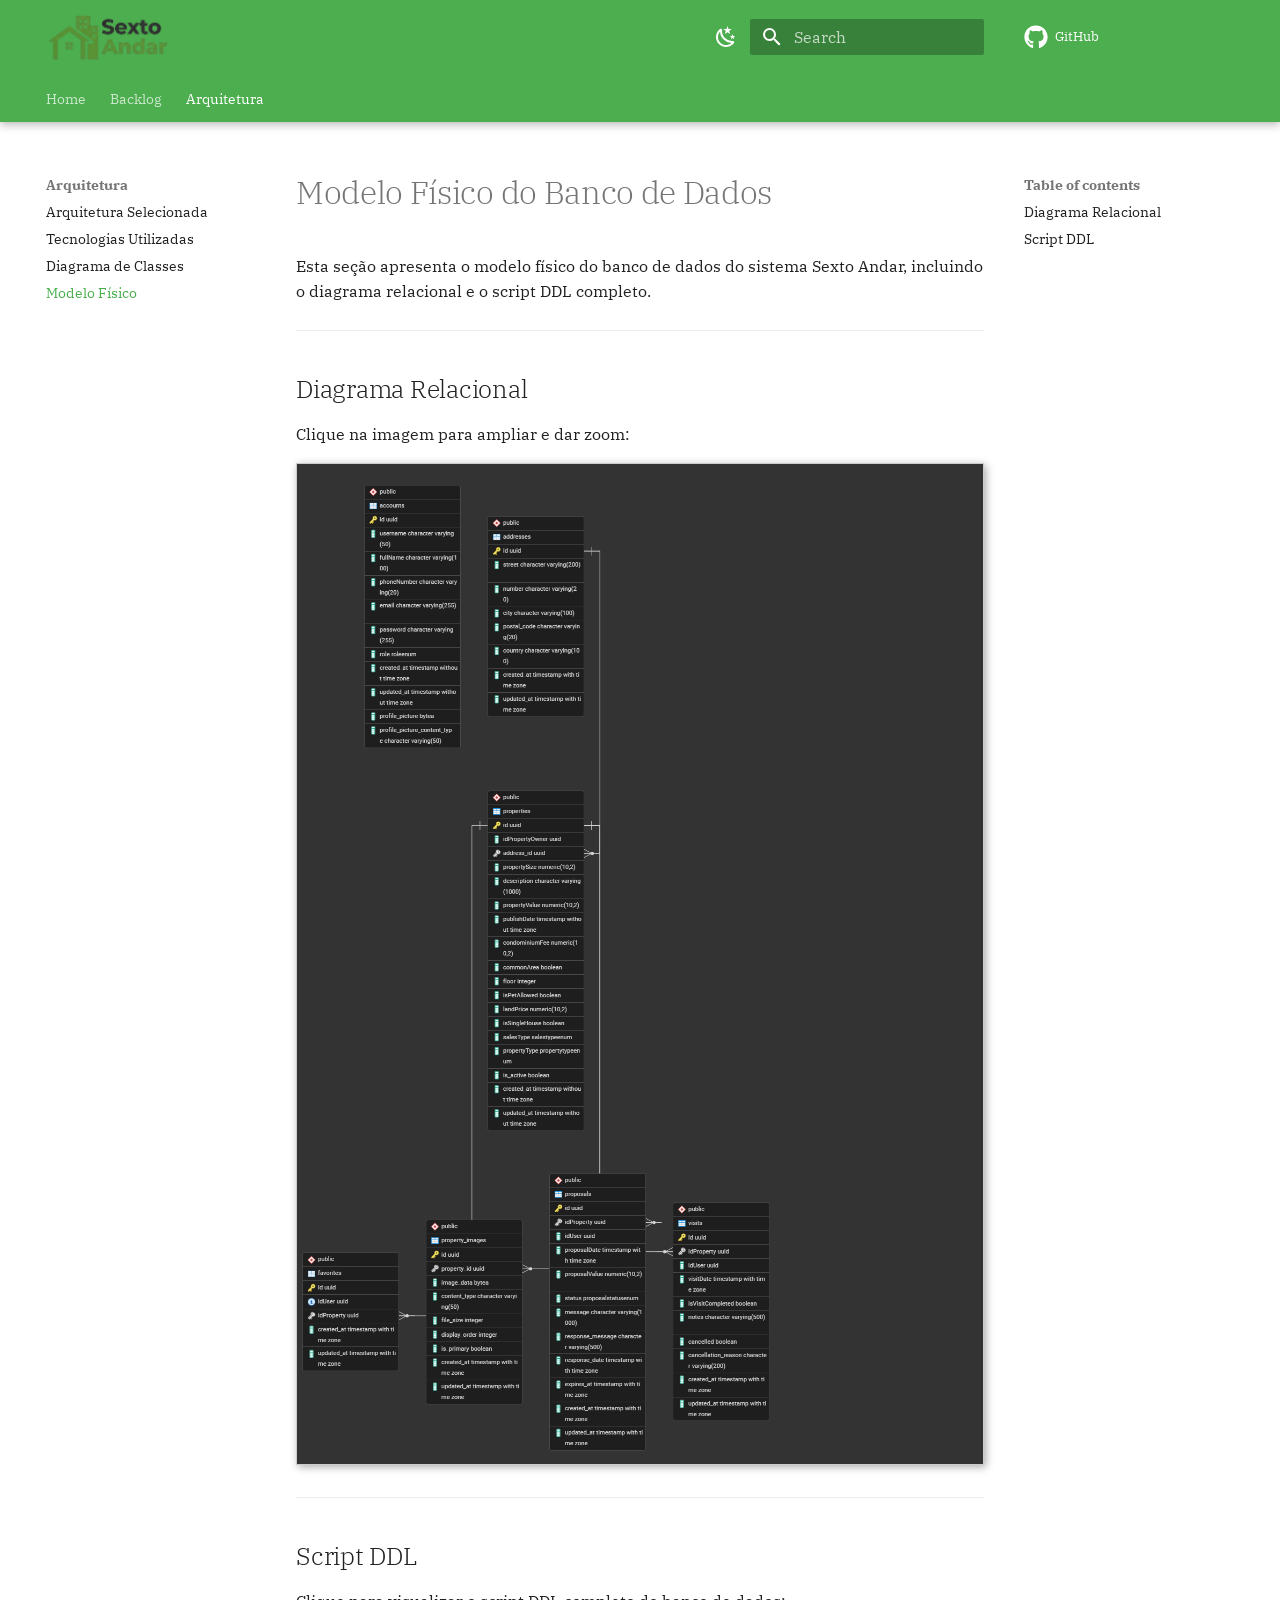
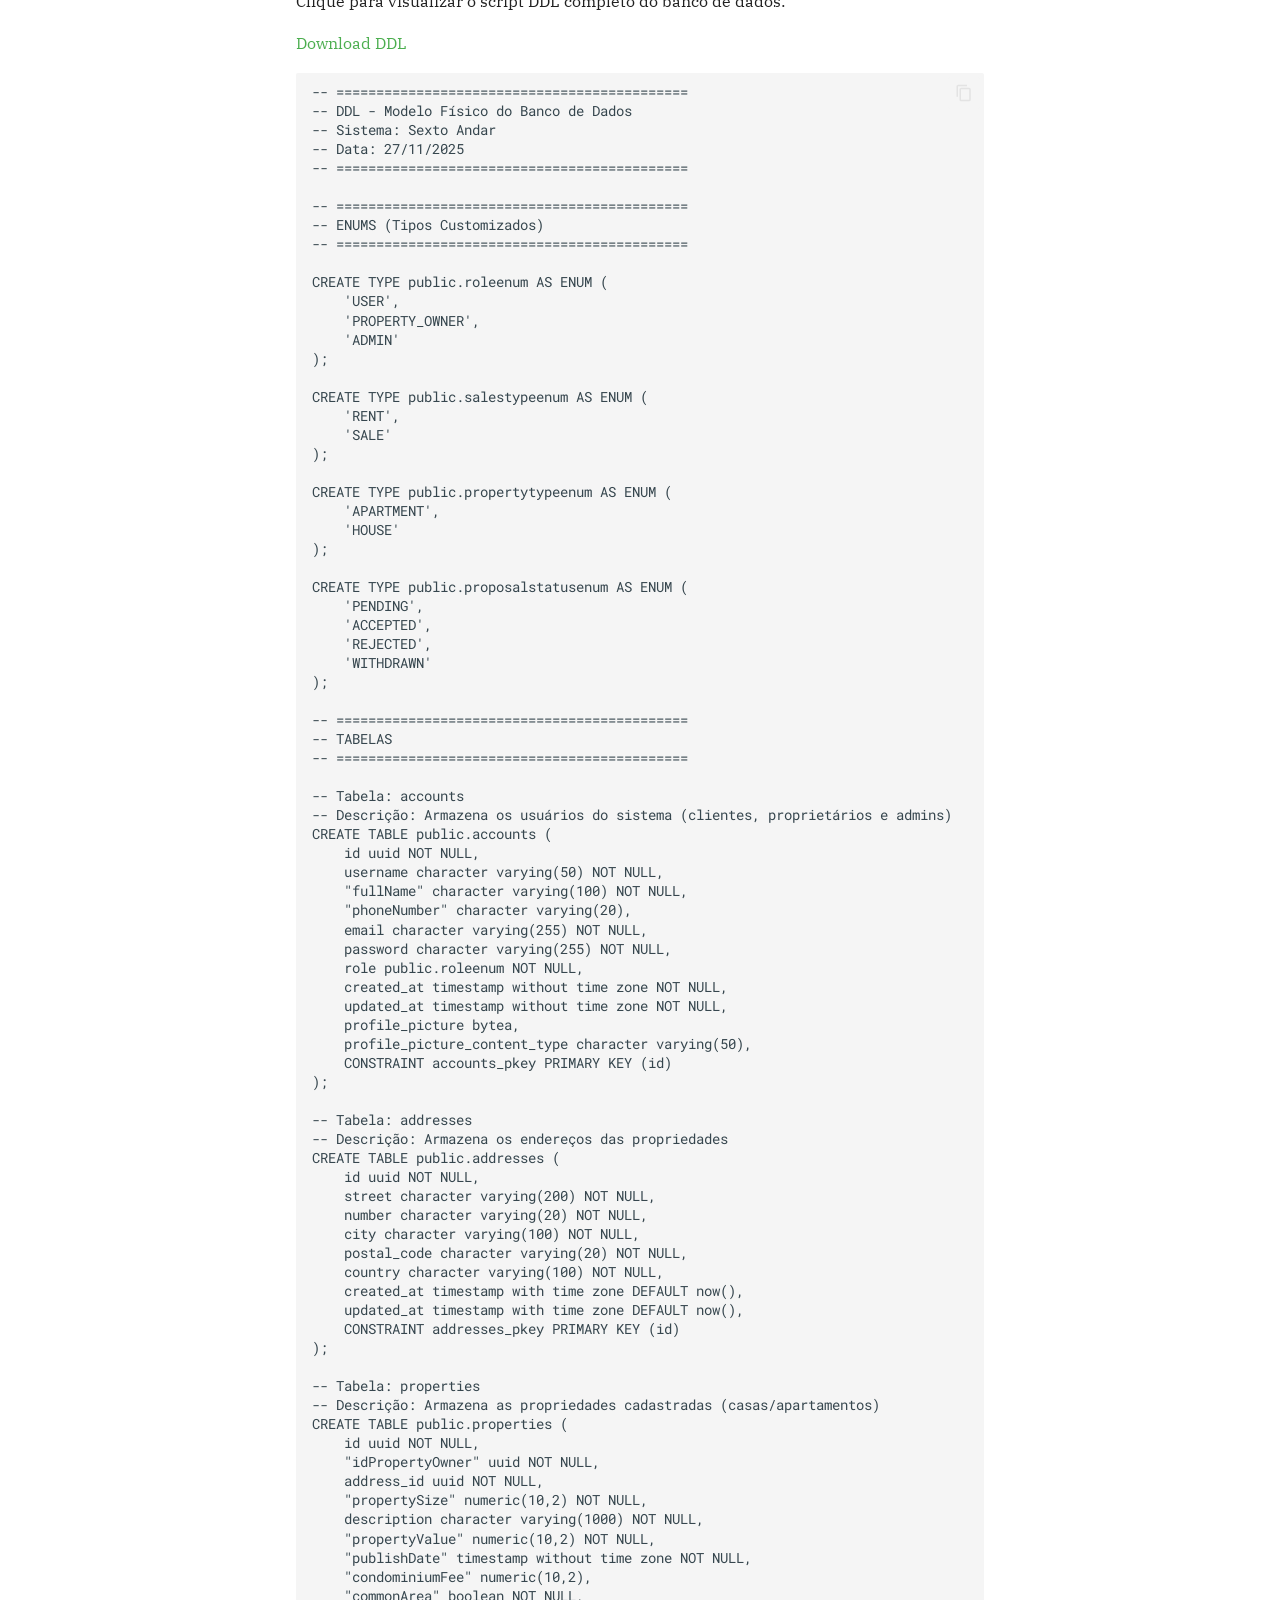
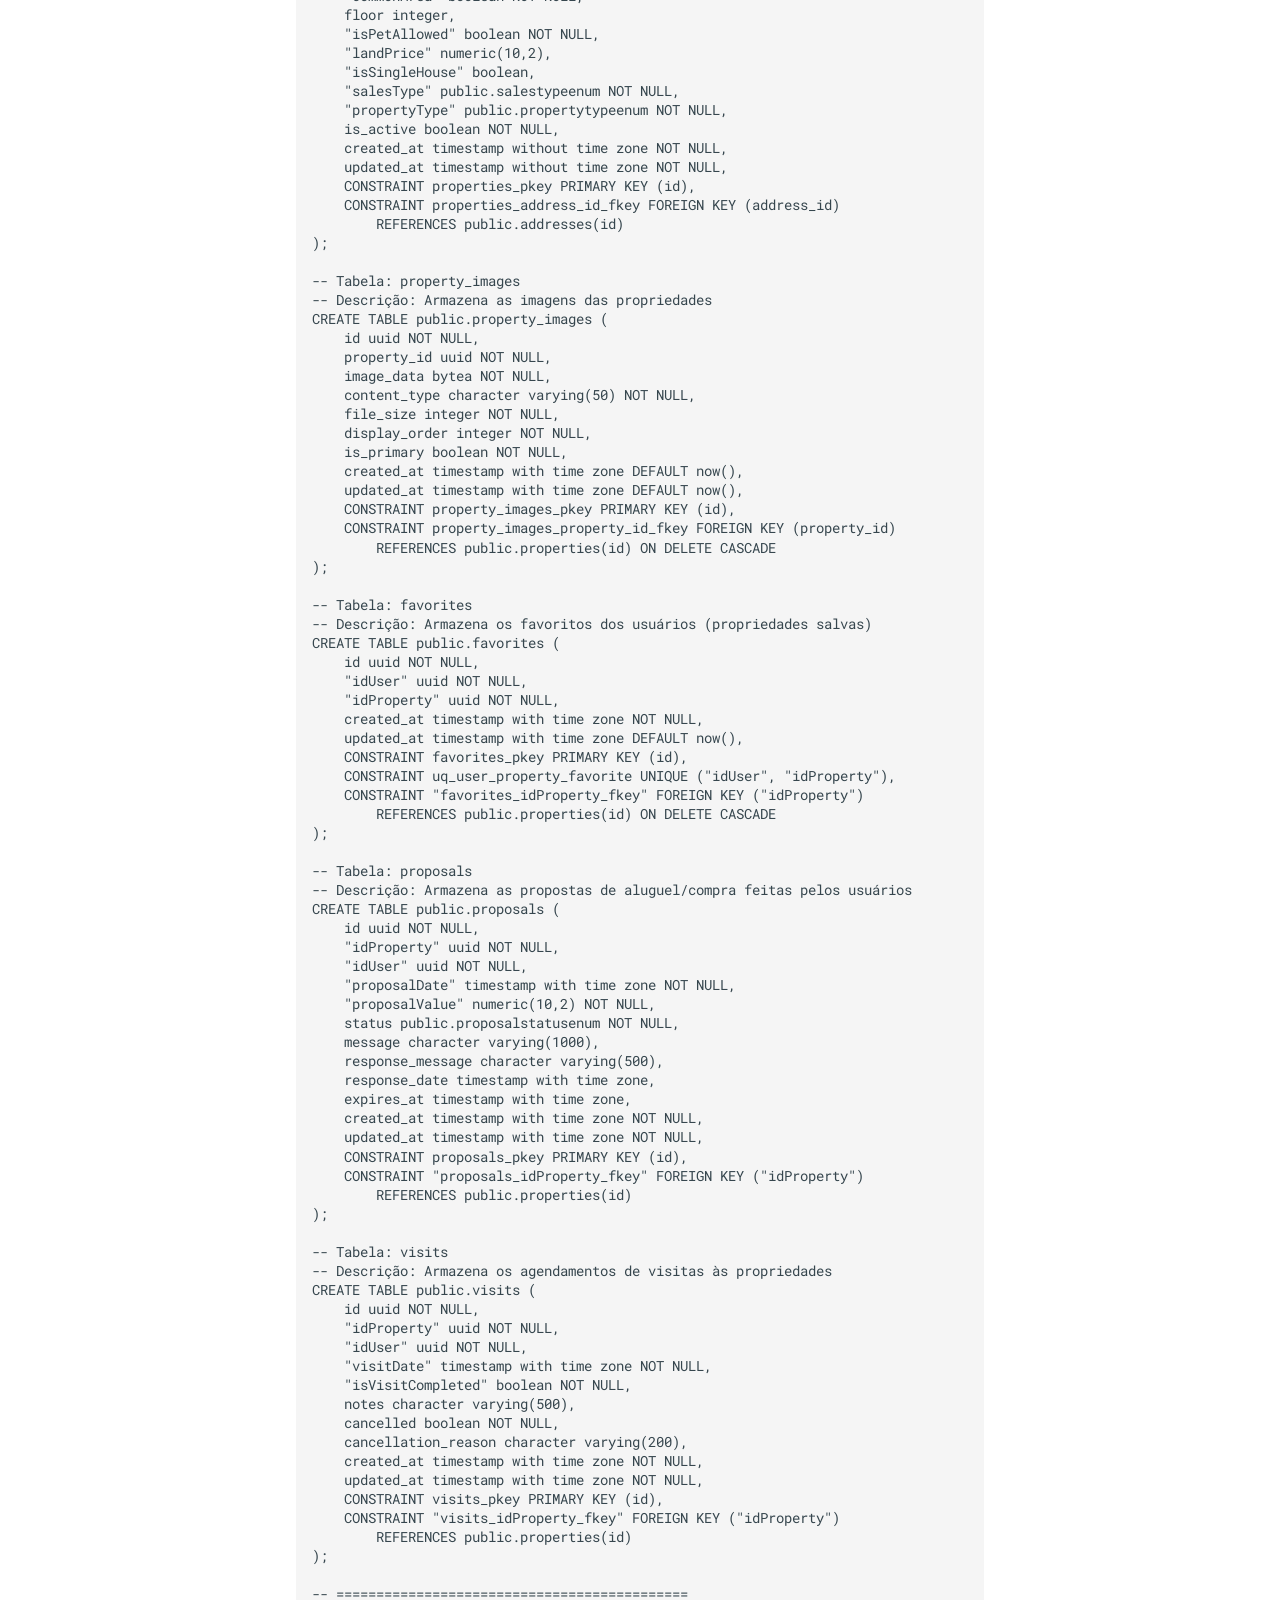
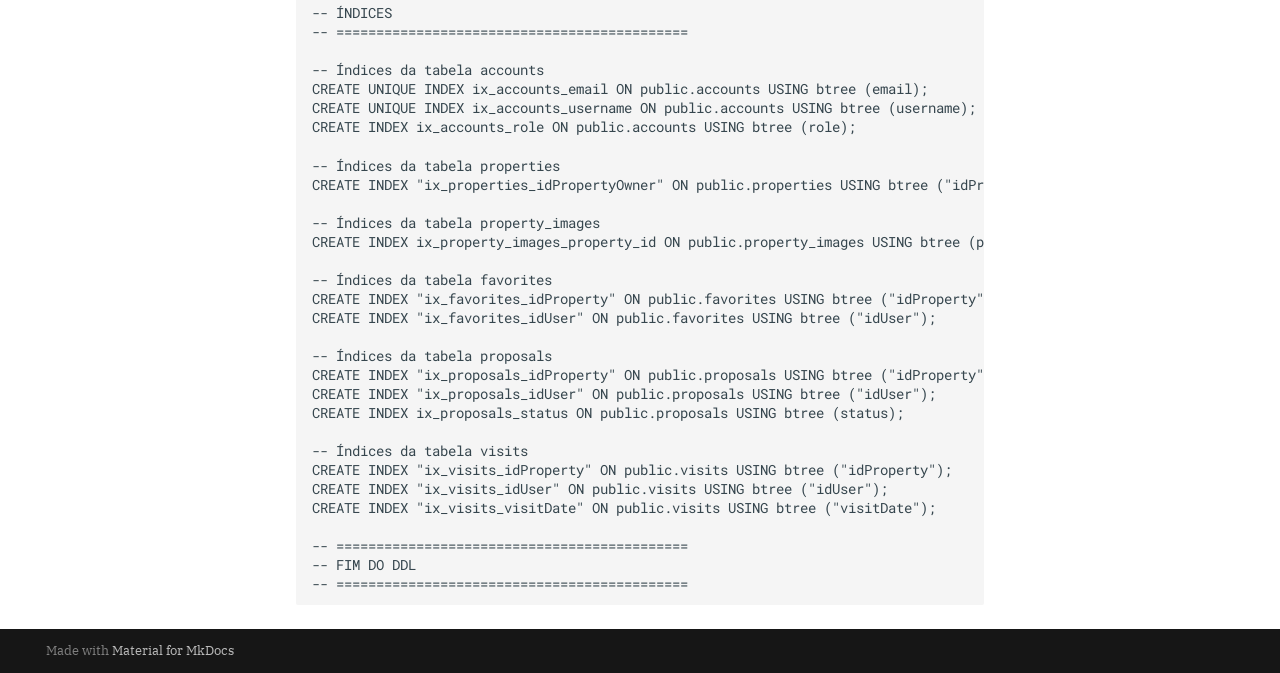
<file: arquitetura/modelo-fisico/index.html>
<!doctype html>
<html lang="en" class="no-js">
  <head>
    
      <meta charset="utf-8">
      <meta name="viewport" content="width=device-width,initial-scale=1">
      
      
      
      
        <link rel="prev" href="../../diagramas/diagrama-classes/">
      
      
      
        
      
      
      <link rel="icon" href="../../assets/images/favicon.png">
      <meta name="generator" content="mkdocs-1.6.1, mkdocs-material-9.7.0">
    
    
      
        <title>Modelo Físico - </title>
      
    
    
      <link rel="stylesheet" href="../../assets/stylesheets/main.618322db.min.css">
      
        
        <link rel="stylesheet" href="../../assets/stylesheets/palette.ab4e12ef.min.css">
      
      


    
    
      
    
    
      
        
        
        <link rel="preconnect" href="https://fonts.gstatic.com" crossorigin>
        <link rel="stylesheet" href="https://fonts.googleapis.com/css?family=IBM+Plex+Serif:300,300i,400,400i,700,700i%7CRoboto+Mono:400,400i,700,700i&display=fallback">
        <style>:root{--md-text-font:"IBM Plex Serif";--md-code-font:"Roboto Mono"}</style>
      
    
    
      <link rel="stylesheet" href="../../assets/stylesheets/style.css">
    
    <script>__md_scope=new URL("../..",location),__md_hash=e=>[...e].reduce(((e,_)=>(e<<5)-e+_.charCodeAt(0)),0),__md_get=(e,_=localStorage,t=__md_scope)=>JSON.parse(_.getItem(t.pathname+"."+e)),__md_set=(e,_,t=localStorage,a=__md_scope)=>{try{t.setItem(a.pathname+"."+e,JSON.stringify(_))}catch(e){}}</script>
    
      

    
    
  </head>
  
  
    
    
      
    
    
    
    
    <body dir="ltr" data-md-color-scheme="default" data-md-color-primary="green" data-md-color-accent="white">
  
    
    <input class="md-toggle" data-md-toggle="drawer" type="checkbox" id="__drawer" autocomplete="off">
    <input class="md-toggle" data-md-toggle="search" type="checkbox" id="__search" autocomplete="off">
    <label class="md-overlay" for="__drawer"></label>
    <div data-md-component="skip">
      
        
        <a href="#modelo-fisico-do-banco-de-dados" class="md-skip">
          Skip to content
        </a>
      
    </div>
    <div data-md-component="announce">
      
    </div>
    
    
      

  

<header class="md-header md-header--shadow md-header--lifted" data-md-component="header">
  <nav class="md-header__inner md-grid" aria-label="Header">
    <a href="../.." title="" class="md-header__button md-logo" aria-label="" data-md-component="logo">
      
  <img src="../../assets/logo.png" alt="logo">

    </a>
    <label class="md-header__button md-icon" for="__drawer">
      
      <svg xmlns="http://www.w3.org/2000/svg" viewBox="0 0 24 24"><path d="M3 6h18v2H3zm0 5h18v2H3zm0 5h18v2H3z"/></svg>
    </label>
    <div class="md-header__title" data-md-component="header-title">
      <div class="md-header__ellipsis">
        <div class="md-header__topic">
          <span class="md-ellipsis">
            
          </span>
        </div>
        <div class="md-header__topic" data-md-component="header-topic">
          <span class="md-ellipsis">
            
              Modelo Físico
            
          </span>
        </div>
      </div>
    </div>
    
      
        <form class="md-header__option" data-md-component="palette">
  
    
    
    
    <input class="md-option" data-md-color-media="" data-md-color-scheme="default" data-md-color-primary="green" data-md-color-accent="white"  aria-label="Trocar para modo escuro"  type="radio" name="__palette" id="__palette_0">
    
      <label class="md-header__button md-icon" title="Trocar para modo escuro" for="__palette_1" hidden>
        <svg xmlns="http://www.w3.org/2000/svg" viewBox="0 0 24 24"><path d="m17.75 4.09-2.53 1.94.91 3.06-2.63-1.81-2.63 1.81.91-3.06-2.53-1.94L12.44 4l1.06-3 1.06 3zm3.5 6.91-1.64 1.25.59 1.98-1.7-1.17-1.7 1.17.59-1.98L15.75 11l2.06-.05L18.5 9l.69 1.95zm-2.28 4.95c.83-.08 1.72 1.1 1.19 1.85-.32.45-.66.87-1.08 1.27C15.17 23 8.84 23 4.94 19.07c-3.91-3.9-3.91-10.24 0-14.14.4-.4.82-.76 1.27-1.08.75-.53 1.93.36 1.85 1.19-.27 2.86.69 5.83 2.89 8.02a9.96 9.96 0 0 0 8.02 2.89m-1.64 2.02a12.08 12.08 0 0 1-7.8-3.47c-2.17-2.19-3.33-5-3.49-7.82-2.81 3.14-2.7 7.96.31 10.98 3.02 3.01 7.84 3.12 10.98.31"/></svg>
      </label>
    
  
    
    
    
    <input class="md-option" data-md-color-media="" data-md-color-scheme="slate" data-md-color-primary="green" data-md-color-accent="white"  aria-label="Trocar para modo claro"  type="radio" name="__palette" id="__palette_1">
    
      <label class="md-header__button md-icon" title="Trocar para modo claro" for="__palette_0" hidden>
        <svg xmlns="http://www.w3.org/2000/svg" viewBox="0 0 24 24"><path d="M12 7a5 5 0 0 1 5 5 5 5 0 0 1-5 5 5 5 0 0 1-5-5 5 5 0 0 1 5-5m0 2a3 3 0 0 0-3 3 3 3 0 0 0 3 3 3 3 0 0 0 3-3 3 3 0 0 0-3-3m0-7 2.39 3.42C13.65 5.15 12.84 5 12 5s-1.65.15-2.39.42zM3.34 7l4.16-.35A7.2 7.2 0 0 0 5.94 8.5c-.44.74-.69 1.5-.83 2.29zm.02 10 1.76-3.77a7.131 7.131 0 0 0 2.38 4.14zM20.65 7l-1.77 3.79a7.02 7.02 0 0 0-2.38-4.15zm-.01 10-4.14.36c.59-.51 1.12-1.14 1.54-1.86.42-.73.69-1.5.83-2.29zM12 22l-2.41-3.44c.74.27 1.55.44 2.41.44.82 0 1.63-.17 2.37-.44z"/></svg>
      </label>
    
  
</form>
      
    
    
      <script>var palette=__md_get("__palette");if(palette&&palette.color){if("(prefers-color-scheme)"===palette.color.media){var media=matchMedia("(prefers-color-scheme: light)"),input=document.querySelector(media.matches?"[data-md-color-media='(prefers-color-scheme: light)']":"[data-md-color-media='(prefers-color-scheme: dark)']");palette.color.media=input.getAttribute("data-md-color-media"),palette.color.scheme=input.getAttribute("data-md-color-scheme"),palette.color.primary=input.getAttribute("data-md-color-primary"),palette.color.accent=input.getAttribute("data-md-color-accent")}for(var[key,value]of Object.entries(palette.color))document.body.setAttribute("data-md-color-"+key,value)}</script>
    
    
    
      
      
        <label class="md-header__button md-icon" for="__search">
          
          <svg xmlns="http://www.w3.org/2000/svg" viewBox="0 0 24 24"><path d="M9.5 3A6.5 6.5 0 0 1 16 9.5c0 1.61-.59 3.09-1.56 4.23l.27.27h.79l5 5-1.5 1.5-5-5v-.79l-.27-.27A6.52 6.52 0 0 1 9.5 16 6.5 6.5 0 0 1 3 9.5 6.5 6.5 0 0 1 9.5 3m0 2C7 5 5 7 5 9.5S7 14 9.5 14 14 12 14 9.5 12 5 9.5 5"/></svg>
        </label>
        <div class="md-search" data-md-component="search" role="dialog">
  <label class="md-search__overlay" for="__search"></label>
  <div class="md-search__inner" role="search">
    <form class="md-search__form" name="search">
      <input type="text" class="md-search__input" name="query" aria-label="Search" placeholder="Search" autocapitalize="off" autocorrect="off" autocomplete="off" spellcheck="false" data-md-component="search-query" required>
      <label class="md-search__icon md-icon" for="__search">
        
        <svg xmlns="http://www.w3.org/2000/svg" viewBox="0 0 24 24"><path d="M9.5 3A6.5 6.5 0 0 1 16 9.5c0 1.61-.59 3.09-1.56 4.23l.27.27h.79l5 5-1.5 1.5-5-5v-.79l-.27-.27A6.52 6.52 0 0 1 9.5 16 6.5 6.5 0 0 1 3 9.5 6.5 6.5 0 0 1 9.5 3m0 2C7 5 5 7 5 9.5S7 14 9.5 14 14 12 14 9.5 12 5 9.5 5"/></svg>
        
        <svg xmlns="http://www.w3.org/2000/svg" viewBox="0 0 24 24"><path d="M20 11v2H8l5.5 5.5-1.42 1.42L4.16 12l7.92-7.92L13.5 5.5 8 11z"/></svg>
      </label>
      <nav class="md-search__options" aria-label="Search">
        
        <button type="reset" class="md-search__icon md-icon" title="Clear" aria-label="Clear" tabindex="-1">
          
          <svg xmlns="http://www.w3.org/2000/svg" viewBox="0 0 24 24"><path d="M19 6.41 17.59 5 12 10.59 6.41 5 5 6.41 10.59 12 5 17.59 6.41 19 12 13.41 17.59 19 19 17.59 13.41 12z"/></svg>
        </button>
      </nav>
      
    </form>
    <div class="md-search__output">
      <div class="md-search__scrollwrap" tabindex="0" data-md-scrollfix>
        <div class="md-search-result" data-md-component="search-result">
          <div class="md-search-result__meta">
            Initializing search
          </div>
          <ol class="md-search-result__list" role="presentation"></ol>
        </div>
      </div>
    </div>
  </div>
</div>
      
    
    
      <div class="md-header__source">
        <a href="https://github.com/moonshinerd/sexto-andar-api" title="Go to repository" class="md-source" data-md-component="source">
  <div class="md-source__icon md-icon">
    
    <svg xmlns="http://www.w3.org/2000/svg" viewBox="0 0 512 512"><!--! Font Awesome Free 7.1.0 by @fontawesome - https://fontawesome.com License - https://fontawesome.com/license/free (Icons: CC BY 4.0, Fonts: SIL OFL 1.1, Code: MIT License) Copyright 2025 Fonticons, Inc.--><path d="M173.9 397.4c0 2-2.3 3.6-5.2 3.6-3.3.3-5.6-1.3-5.6-3.6 0-2 2.3-3.6 5.2-3.6 3-.3 5.6 1.3 5.6 3.6m-31.1-4.5c-.7 2 1.3 4.3 4.3 4.9 2.6 1 5.6 0 6.2-2s-1.3-4.3-4.3-5.2c-2.6-.7-5.5.3-6.2 2.3m44.2-1.7c-2.9.7-4.9 2.6-4.6 4.9.3 2 2.9 3.3 5.9 2.6 2.9-.7 4.9-2.6 4.6-4.6-.3-1.9-3-3.2-5.9-2.9M252.8 8C114.1 8 8 113.3 8 252c0 110.9 69.8 205.8 169.5 239.2 12.8 2.3 17.3-5.6 17.3-12.1 0-6.2-.3-40.4-.3-61.4 0 0-70 15-84.7-29.8 0 0-11.4-29.1-27.8-36.6 0 0-22.9-15.7 1.6-15.4 0 0 24.9 2 38.6 25.8 21.9 38.6 58.6 27.5 72.9 20.9 2.3-16 8.8-27.1 16-33.7-55.9-6.2-112.3-14.3-112.3-110.5 0-27.5 7.6-41.3 23.6-58.9-2.6-6.5-11.1-33.3 2.6-67.9 20.9-6.5 69 27 69 27 20-5.6 41.5-8.5 62.8-8.5s42.8 2.9 62.8 8.5c0 0 48.1-33.6 69-27 13.7 34.7 5.2 61.4 2.6 67.9 16 17.7 25.8 31.5 25.8 58.9 0 96.5-58.9 104.2-114.8 110.5 9.2 7.9 17 22.9 17 46.4 0 33.7-.3 75.4-.3 83.6 0 6.5 4.6 14.4 17.3 12.1C436.2 457.8 504 362.9 504 252 504 113.3 391.5 8 252.8 8M105.2 352.9c-1.3 1-1 3.3.7 5.2 1.6 1.6 3.9 2.3 5.2 1 1.3-1 1-3.3-.7-5.2-1.6-1.6-3.9-2.3-5.2-1m-10.8-8.1c-.7 1.3.3 2.9 2.3 3.9 1.6 1 3.6.7 4.3-.7.7-1.3-.3-2.9-2.3-3.9-2-.6-3.6-.3-4.3.7m32.4 35.6c-1.6 1.3-1 4.3 1.3 6.2 2.3 2.3 5.2 2.6 6.5 1 1.3-1.3.7-4.3-1.3-6.2-2.2-2.3-5.2-2.6-6.5-1m-11.4-14.7c-1.6 1-1.6 3.6 0 5.9s4.3 3.3 5.6 2.3c1.6-1.3 1.6-3.9 0-6.2-1.4-2.3-4-3.3-5.6-2"/></svg>
  </div>
  <div class="md-source__repository">
    GitHub
  </div>
</a>
      </div>
    
  </nav>
  
    
      
<nav class="md-tabs" aria-label="Tabs" data-md-component="tabs">
  <div class="md-grid">
    <ul class="md-tabs__list">
      
        
  
  
  
  
    <li class="md-tabs__item">
      <a href="../.." class="md-tabs__link">
        
  
  
    
  
  Home

      </a>
    </li>
  

      
        
  
  
  
  
    
    
      <li class="md-tabs__item">
        <a href="../../backlog/userStories/" class="md-tabs__link">
          
  
  
  Backlog

        </a>
      </li>
    
  

      
        
  
  
  
    
  
  
    
    
      <li class="md-tabs__item md-tabs__item--active">
        <a href="../arquitetura-selecionada/" class="md-tabs__link">
          
  
  
  Arquitetura

        </a>
      </li>
    
  

      
    </ul>
  </div>
</nav>
    
  
</header>
    
    <div class="md-container" data-md-component="container">
      
      
        
      
      <main class="md-main" data-md-component="main">
        <div class="md-main__inner md-grid">
          
            
              
              <div class="md-sidebar md-sidebar--primary" data-md-component="sidebar" data-md-type="navigation" >
                <div class="md-sidebar__scrollwrap">
                  <div class="md-sidebar__inner">
                    


  


<nav class="md-nav md-nav--primary md-nav--lifted" aria-label="Navigation" data-md-level="0">
  <label class="md-nav__title" for="__drawer">
    <a href="../.." title="" class="md-nav__button md-logo" aria-label="" data-md-component="logo">
      
  <img src="../../assets/logo.png" alt="logo">

    </a>
    
  </label>
  
    <div class="md-nav__source">
      <a href="https://github.com/moonshinerd/sexto-andar-api" title="Go to repository" class="md-source" data-md-component="source">
  <div class="md-source__icon md-icon">
    
    <svg xmlns="http://www.w3.org/2000/svg" viewBox="0 0 512 512"><!--! Font Awesome Free 7.1.0 by @fontawesome - https://fontawesome.com License - https://fontawesome.com/license/free (Icons: CC BY 4.0, Fonts: SIL OFL 1.1, Code: MIT License) Copyright 2025 Fonticons, Inc.--><path d="M173.9 397.4c0 2-2.3 3.6-5.2 3.6-3.3.3-5.6-1.3-5.6-3.6 0-2 2.3-3.6 5.2-3.6 3-.3 5.6 1.3 5.6 3.6m-31.1-4.5c-.7 2 1.3 4.3 4.3 4.9 2.6 1 5.6 0 6.2-2s-1.3-4.3-4.3-5.2c-2.6-.7-5.5.3-6.2 2.3m44.2-1.7c-2.9.7-4.9 2.6-4.6 4.9.3 2 2.9 3.3 5.9 2.6 2.9-.7 4.9-2.6 4.6-4.6-.3-1.9-3-3.2-5.9-2.9M252.8 8C114.1 8 8 113.3 8 252c0 110.9 69.8 205.8 169.5 239.2 12.8 2.3 17.3-5.6 17.3-12.1 0-6.2-.3-40.4-.3-61.4 0 0-70 15-84.7-29.8 0 0-11.4-29.1-27.8-36.6 0 0-22.9-15.7 1.6-15.4 0 0 24.9 2 38.6 25.8 21.9 38.6 58.6 27.5 72.9 20.9 2.3-16 8.8-27.1 16-33.7-55.9-6.2-112.3-14.3-112.3-110.5 0-27.5 7.6-41.3 23.6-58.9-2.6-6.5-11.1-33.3 2.6-67.9 20.9-6.5 69 27 69 27 20-5.6 41.5-8.5 62.8-8.5s42.8 2.9 62.8 8.5c0 0 48.1-33.6 69-27 13.7 34.7 5.2 61.4 2.6 67.9 16 17.7 25.8 31.5 25.8 58.9 0 96.5-58.9 104.2-114.8 110.5 9.2 7.9 17 22.9 17 46.4 0 33.7-.3 75.4-.3 83.6 0 6.5 4.6 14.4 17.3 12.1C436.2 457.8 504 362.9 504 252 504 113.3 391.5 8 252.8 8M105.2 352.9c-1.3 1-1 3.3.7 5.2 1.6 1.6 3.9 2.3 5.2 1 1.3-1 1-3.3-.7-5.2-1.6-1.6-3.9-2.3-5.2-1m-10.8-8.1c-.7 1.3.3 2.9 2.3 3.9 1.6 1 3.6.7 4.3-.7.7-1.3-.3-2.9-2.3-3.9-2-.6-3.6-.3-4.3.7m32.4 35.6c-1.6 1.3-1 4.3 1.3 6.2 2.3 2.3 5.2 2.6 6.5 1 1.3-1.3.7-4.3-1.3-6.2-2.2-2.3-5.2-2.6-6.5-1m-11.4-14.7c-1.6 1-1.6 3.6 0 5.9s4.3 3.3 5.6 2.3c1.6-1.3 1.6-3.9 0-6.2-1.4-2.3-4-3.3-5.6-2"/></svg>
  </div>
  <div class="md-source__repository">
    GitHub
  </div>
</a>
    </div>
  
  <ul class="md-nav__list" data-md-scrollfix>
    
      
      
  
  
  
  
    <li class="md-nav__item">
      <a href="../.." class="md-nav__link">
        
  
  
  <span class="md-ellipsis">
    
  
    Home
  

    
  </span>
  
  

      </a>
    </li>
  

    
      
      
  
  
  
  
    
    
    
    
      
      
    
    
    <li class="md-nav__item md-nav__item--nested">
      
        
        
        <input class="md-nav__toggle md-toggle " type="checkbox" id="__nav_2" >
        
          
          <label class="md-nav__link" for="__nav_2" id="__nav_2_label" tabindex="0">
            
  
  
  <span class="md-ellipsis">
    
  
    Backlog
  

    
  </span>
  
  

            <span class="md-nav__icon md-icon"></span>
          </label>
        
        <nav class="md-nav" data-md-level="1" aria-labelledby="__nav_2_label" aria-expanded="false">
          <label class="md-nav__title" for="__nav_2">
            <span class="md-nav__icon md-icon"></span>
            
  
    Backlog
  

          </label>
          <ul class="md-nav__list" data-md-scrollfix>
            
              
                
  
  
  
  
    <li class="md-nav__item">
      <a href="../../backlog/userStories/" class="md-nav__link">
        
  
  
  <span class="md-ellipsis">
    
  
    Histórias de Usuário
  

    
  </span>
  
  

      </a>
    </li>
  

              
            
          </ul>
        </nav>
      
    </li>
  

    
      
      
  
  
    
  
  
  
    
    
    
    
      
        
        
      
      
    
    
    <li class="md-nav__item md-nav__item--active md-nav__item--section md-nav__item--nested">
      
        
        
        <input class="md-nav__toggle md-toggle " type="checkbox" id="__nav_3" checked>
        
          
          <label class="md-nav__link" for="__nav_3" id="__nav_3_label" tabindex="">
            
  
  
  <span class="md-ellipsis">
    
  
    Arquitetura
  

    
  </span>
  
  

            <span class="md-nav__icon md-icon"></span>
          </label>
        
        <nav class="md-nav" data-md-level="1" aria-labelledby="__nav_3_label" aria-expanded="true">
          <label class="md-nav__title" for="__nav_3">
            <span class="md-nav__icon md-icon"></span>
            
  
    Arquitetura
  

          </label>
          <ul class="md-nav__list" data-md-scrollfix>
            
              
                
  
  
  
  
    <li class="md-nav__item">
      <a href="../arquitetura-selecionada/" class="md-nav__link">
        
  
  
  <span class="md-ellipsis">
    
  
    Arquitetura Selecionada
  

    
  </span>
  
  

      </a>
    </li>
  

              
            
              
                
  
  
  
  
    <li class="md-nav__item">
      <a href="../tecnologias/" class="md-nav__link">
        
  
  
  <span class="md-ellipsis">
    
  
    Tecnologias Utilizadas
  

    
  </span>
  
  

      </a>
    </li>
  

              
            
              
                
  
  
  
  
    <li class="md-nav__item">
      <a href="../../diagramas/diagrama-classes/" class="md-nav__link">
        
  
  
  <span class="md-ellipsis">
    
  
    Diagrama de Classes
  

    
  </span>
  
  

      </a>
    </li>
  

              
            
              
                
  
  
    
  
  
  
    <li class="md-nav__item md-nav__item--active">
      
      <input class="md-nav__toggle md-toggle" type="checkbox" id="__toc">
      
      
        
      
      
        <label class="md-nav__link md-nav__link--active" for="__toc">
          
  
  
  <span class="md-ellipsis">
    
  
    Modelo Físico
  

    
  </span>
  
  

          <span class="md-nav__icon md-icon"></span>
        </label>
      
      <a href="./" class="md-nav__link md-nav__link--active">
        
  
  
  <span class="md-ellipsis">
    
  
    Modelo Físico
  

    
  </span>
  
  

      </a>
      
        

<nav class="md-nav md-nav--secondary" aria-label="Table of contents">
  
  
  
    
  
  
    <label class="md-nav__title" for="__toc">
      <span class="md-nav__icon md-icon"></span>
      Table of contents
    </label>
    <ul class="md-nav__list" data-md-component="toc" data-md-scrollfix>
      
        <li class="md-nav__item">
  <a href="#diagrama-relacional" class="md-nav__link">
    <span class="md-ellipsis">
      
        Diagrama Relacional
      
    </span>
  </a>
  
</li>
      
        <li class="md-nav__item">
  <a href="#script-ddl" class="md-nav__link">
    <span class="md-ellipsis">
      
        Script DDL
      
    </span>
  </a>
  
</li>
      
    </ul>
  
</nav>
      
    </li>
  

              
            
          </ul>
        </nav>
      
    </li>
  

    
  </ul>
</nav>
                  </div>
                </div>
              </div>
            
            
              
              <div class="md-sidebar md-sidebar--secondary" data-md-component="sidebar" data-md-type="toc" >
                <div class="md-sidebar__scrollwrap">
                  <div class="md-sidebar__inner">
                    

<nav class="md-nav md-nav--secondary" aria-label="Table of contents">
  
  
  
    
  
  
    <label class="md-nav__title" for="__toc">
      <span class="md-nav__icon md-icon"></span>
      Table of contents
    </label>
    <ul class="md-nav__list" data-md-component="toc" data-md-scrollfix>
      
        <li class="md-nav__item">
  <a href="#diagrama-relacional" class="md-nav__link">
    <span class="md-ellipsis">
      
        Diagrama Relacional
      
    </span>
  </a>
  
</li>
      
        <li class="md-nav__item">
  <a href="#script-ddl" class="md-nav__link">
    <span class="md-ellipsis">
      
        Script DDL
      
    </span>
  </a>
  
</li>
      
    </ul>
  
</nav>
                  </div>
                </div>
              </div>
            
          
          
            <div class="md-content" data-md-component="content">
              
              <article class="md-content__inner md-typeset">
                
                  


  
  


<h1 id="modelo-fisico-do-banco-de-dados">Modelo Físico do Banco de Dados</h1>
<p>Esta seção apresenta o modelo físico do banco de dados do sistema Sexto Andar, incluindo o diagrama relacional e o script DDL completo.</p>
<hr />
<h2 id="diagrama-relacional">Diagrama Relacional</h2>
<p>Clique na imagem para ampliar e dar zoom:</p>
<p><a href="../../assets/diagramas/erd.png" target="_blank">
  <img src="../../assets/diagramas/erd.png" alt="Diagrama Físico do Banco de Dados" style="max-width: 100%; height: auto; cursor: zoom-in; border: 1px solid #ccc; box-shadow: 2px 2px 8px #aaa;" />
</a></p>
<hr />
<h2 id="script-ddl">Script DDL</h2>
<p>Clique para visualizar o script DDL completo do banco de dados:</p>
<p><a href="../../assets/codigos/ddl.sql">Download DDL</a></p>
<pre><code class="language-sql">-- ============================================
-- DDL - Modelo Físico do Banco de Dados
-- Sistema: Sexto Andar
-- Data: 27/11/2025
-- ============================================

-- ============================================
-- ENUMS (Tipos Customizados)
-- ============================================

CREATE TYPE public.roleenum AS ENUM (
    'USER',
    'PROPERTY_OWNER',
    'ADMIN'
);

CREATE TYPE public.salestypeenum AS ENUM (
    'RENT',
    'SALE'
);

CREATE TYPE public.propertytypeenum AS ENUM (
    'APARTMENT',
    'HOUSE'
);

CREATE TYPE public.proposalstatusenum AS ENUM (
    'PENDING',
    'ACCEPTED',
    'REJECTED',
    'WITHDRAWN'
);

-- ============================================
-- TABELAS
-- ============================================

-- Tabela: accounts
-- Descrição: Armazena os usuários do sistema (clientes, proprietários e admins)
CREATE TABLE public.accounts (
    id uuid NOT NULL,
    username character varying(50) NOT NULL,
    &quot;fullName&quot; character varying(100) NOT NULL,
    &quot;phoneNumber&quot; character varying(20),
    email character varying(255) NOT NULL,
    password character varying(255) NOT NULL,
    role public.roleenum NOT NULL,
    created_at timestamp without time zone NOT NULL,
    updated_at timestamp without time zone NOT NULL,
    profile_picture bytea,
    profile_picture_content_type character varying(50),
    CONSTRAINT accounts_pkey PRIMARY KEY (id)
);

-- Tabela: addresses
-- Descrição: Armazena os endereços das propriedades
CREATE TABLE public.addresses (
    id uuid NOT NULL,
    street character varying(200) NOT NULL,
    number character varying(20) NOT NULL,
    city character varying(100) NOT NULL,
    postal_code character varying(20) NOT NULL,
    country character varying(100) NOT NULL,
    created_at timestamp with time zone DEFAULT now(),
    updated_at timestamp with time zone DEFAULT now(),
    CONSTRAINT addresses_pkey PRIMARY KEY (id)
);

-- Tabela: properties
-- Descrição: Armazena as propriedades cadastradas (casas/apartamentos)
CREATE TABLE public.properties (
    id uuid NOT NULL,
    &quot;idPropertyOwner&quot; uuid NOT NULL,
    address_id uuid NOT NULL,
    &quot;propertySize&quot; numeric(10,2) NOT NULL,
    description character varying(1000) NOT NULL,
    &quot;propertyValue&quot; numeric(10,2) NOT NULL,
    &quot;publishDate&quot; timestamp without time zone NOT NULL,
    &quot;condominiumFee&quot; numeric(10,2),
    &quot;commonArea&quot; boolean NOT NULL,
    floor integer,
    &quot;isPetAllowed&quot; boolean NOT NULL,
    &quot;landPrice&quot; numeric(10,2),
    &quot;isSingleHouse&quot; boolean,
    &quot;salesType&quot; public.salestypeenum NOT NULL,
    &quot;propertyType&quot; public.propertytypeenum NOT NULL,
    is_active boolean NOT NULL,
    created_at timestamp without time zone NOT NULL,
    updated_at timestamp without time zone NOT NULL,
    CONSTRAINT properties_pkey PRIMARY KEY (id),
    CONSTRAINT properties_address_id_fkey FOREIGN KEY (address_id) 
        REFERENCES public.addresses(id)
);

-- Tabela: property_images
-- Descrição: Armazena as imagens das propriedades
CREATE TABLE public.property_images (
    id uuid NOT NULL,
    property_id uuid NOT NULL,
    image_data bytea NOT NULL,
    content_type character varying(50) NOT NULL,
    file_size integer NOT NULL,
    display_order integer NOT NULL,
    is_primary boolean NOT NULL,
    created_at timestamp with time zone DEFAULT now(),
    updated_at timestamp with time zone DEFAULT now(),
    CONSTRAINT property_images_pkey PRIMARY KEY (id),
    CONSTRAINT property_images_property_id_fkey FOREIGN KEY (property_id) 
        REFERENCES public.properties(id) ON DELETE CASCADE
);

-- Tabela: favorites
-- Descrição: Armazena os favoritos dos usuários (propriedades salvas)
CREATE TABLE public.favorites (
    id uuid NOT NULL,
    &quot;idUser&quot; uuid NOT NULL,
    &quot;idProperty&quot; uuid NOT NULL,
    created_at timestamp with time zone NOT NULL,
    updated_at timestamp with time zone DEFAULT now(),
    CONSTRAINT favorites_pkey PRIMARY KEY (id),
    CONSTRAINT uq_user_property_favorite UNIQUE (&quot;idUser&quot;, &quot;idProperty&quot;),
    CONSTRAINT &quot;favorites_idProperty_fkey&quot; FOREIGN KEY (&quot;idProperty&quot;) 
        REFERENCES public.properties(id) ON DELETE CASCADE
);

-- Tabela: proposals
-- Descrição: Armazena as propostas de aluguel/compra feitas pelos usuários
CREATE TABLE public.proposals (
    id uuid NOT NULL,
    &quot;idProperty&quot; uuid NOT NULL,
    &quot;idUser&quot; uuid NOT NULL,
    &quot;proposalDate&quot; timestamp with time zone NOT NULL,
    &quot;proposalValue&quot; numeric(10,2) NOT NULL,
    status public.proposalstatusenum NOT NULL,
    message character varying(1000),
    response_message character varying(500),
    response_date timestamp with time zone,
    expires_at timestamp with time zone,
    created_at timestamp with time zone NOT NULL,
    updated_at timestamp with time zone NOT NULL,
    CONSTRAINT proposals_pkey PRIMARY KEY (id),
    CONSTRAINT &quot;proposals_idProperty_fkey&quot; FOREIGN KEY (&quot;idProperty&quot;) 
        REFERENCES public.properties(id)
);

-- Tabela: visits
-- Descrição: Armazena os agendamentos de visitas às propriedades
CREATE TABLE public.visits (
    id uuid NOT NULL,
    &quot;idProperty&quot; uuid NOT NULL,
    &quot;idUser&quot; uuid NOT NULL,
    &quot;visitDate&quot; timestamp with time zone NOT NULL,
    &quot;isVisitCompleted&quot; boolean NOT NULL,
    notes character varying(500),
    cancelled boolean NOT NULL,
    cancellation_reason character varying(200),
    created_at timestamp with time zone NOT NULL,
    updated_at timestamp with time zone NOT NULL,
    CONSTRAINT visits_pkey PRIMARY KEY (id),
    CONSTRAINT &quot;visits_idProperty_fkey&quot; FOREIGN KEY (&quot;idProperty&quot;) 
        REFERENCES public.properties(id)
);

-- ============================================
-- ÍNDICES
-- ============================================

-- Índices da tabela accounts
CREATE UNIQUE INDEX ix_accounts_email ON public.accounts USING btree (email);
CREATE UNIQUE INDEX ix_accounts_username ON public.accounts USING btree (username);
CREATE INDEX ix_accounts_role ON public.accounts USING btree (role);

-- Índices da tabela properties
CREATE INDEX &quot;ix_properties_idPropertyOwner&quot; ON public.properties USING btree (&quot;idPropertyOwner&quot;);

-- Índices da tabela property_images
CREATE INDEX ix_property_images_property_id ON public.property_images USING btree (property_id);

-- Índices da tabela favorites
CREATE INDEX &quot;ix_favorites_idProperty&quot; ON public.favorites USING btree (&quot;idProperty&quot;);
CREATE INDEX &quot;ix_favorites_idUser&quot; ON public.favorites USING btree (&quot;idUser&quot;);

-- Índices da tabela proposals
CREATE INDEX &quot;ix_proposals_idProperty&quot; ON public.proposals USING btree (&quot;idProperty&quot;);
CREATE INDEX &quot;ix_proposals_idUser&quot; ON public.proposals USING btree (&quot;idUser&quot;);
CREATE INDEX ix_proposals_status ON public.proposals USING btree (status);

-- Índices da tabela visits
CREATE INDEX &quot;ix_visits_idProperty&quot; ON public.visits USING btree (&quot;idProperty&quot;);
CREATE INDEX &quot;ix_visits_idUser&quot; ON public.visits USING btree (&quot;idUser&quot;);
CREATE INDEX &quot;ix_visits_visitDate&quot; ON public.visits USING btree (&quot;visitDate&quot;);

-- ============================================
-- FIM DO DDL
-- ============================================
</code></pre>












                
              </article>
            </div>
          
          
<script>var target=document.getElementById(location.hash.slice(1));target&&target.name&&(target.checked=target.name.startsWith("__tabbed_"))</script>
        </div>
        
      </main>
      
        <footer class="md-footer">
  
  <div class="md-footer-meta md-typeset">
    <div class="md-footer-meta__inner md-grid">
      <div class="md-copyright">
  
  
    Made with
    <a href="https://squidfunk.github.io/mkdocs-material/" target="_blank" rel="noopener">
      Material for MkDocs
    </a>
  
</div>
      
    </div>
  </div>
</footer>
      
    </div>
    <div class="md-dialog" data-md-component="dialog">
      <div class="md-dialog__inner md-typeset"></div>
    </div>
    
    
    
      
      
      <script id="__config" type="application/json">{"annotate": null, "base": "../..", "features": ["navigation.tabs", "navigation.tabs.sticky", "content.code.copy"], "search": "../../assets/javascripts/workers/search.7a47a382.min.js", "tags": null, "translations": {"clipboard.copied": "Copied to clipboard", "clipboard.copy": "Copy to clipboard", "search.result.more.one": "1 more on this page", "search.result.more.other": "# more on this page", "search.result.none": "No matching documents", "search.result.one": "1 matching document", "search.result.other": "# matching documents", "search.result.placeholder": "Type to start searching", "search.result.term.missing": "Missing", "select.version": "Select version"}, "version": null}</script>
    
    
      <script src="../../assets/javascripts/bundle.e71a0d61.min.js"></script>
      
    
  </body>
</html>
</file>
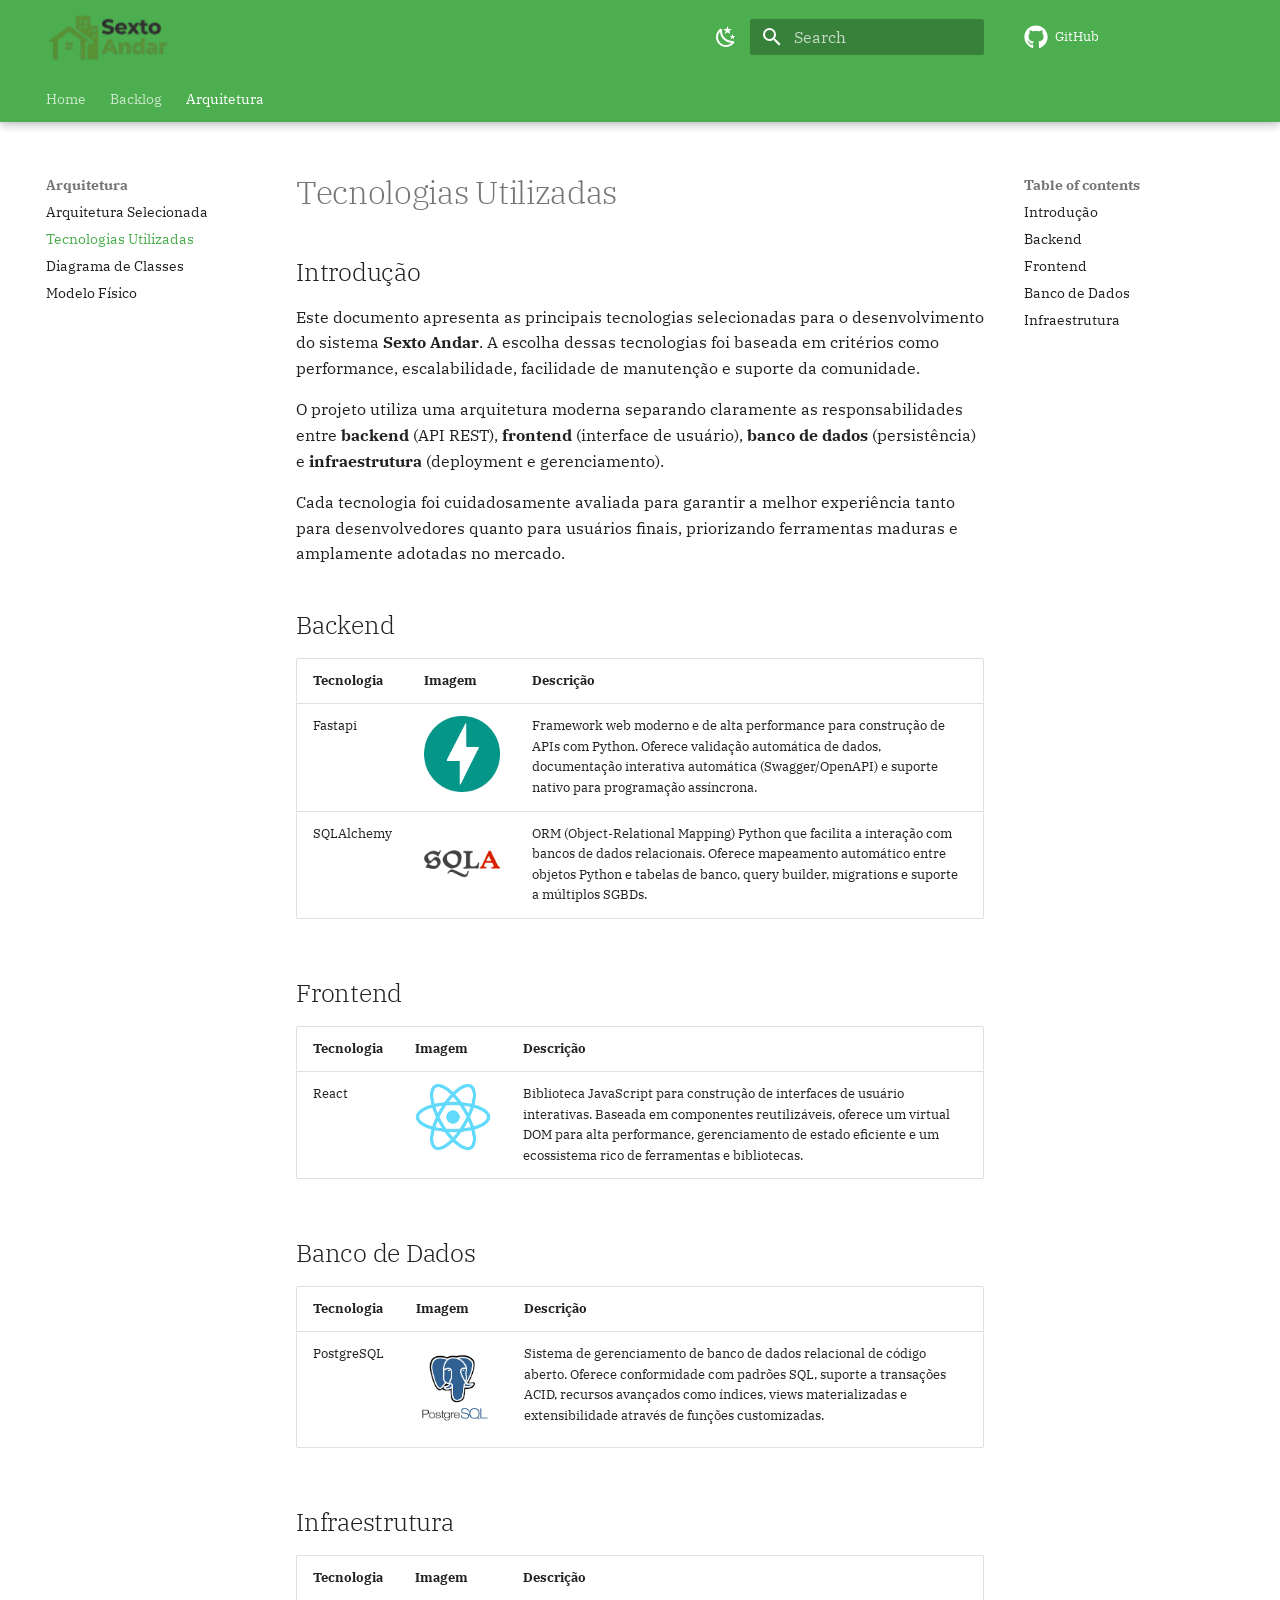
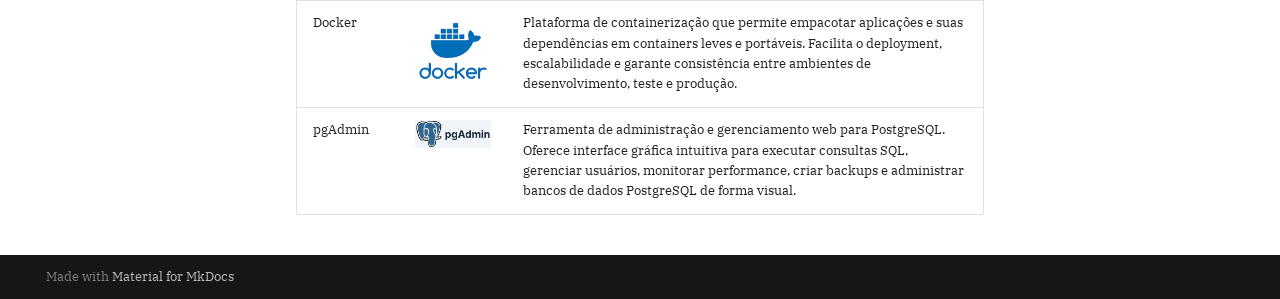
<file: arquitetura/tecnologias/index.html>
<!doctype html>
<html lang="en" class="no-js">
  <head>
    
      <meta charset="utf-8">
      <meta name="viewport" content="width=device-width,initial-scale=1">
      
      
      
      
        <link rel="prev" href="../arquitetura-selecionada/">
      
      
        <link rel="next" href="../../diagramas/diagrama-classes/">
      
      
        
      
      
      <link rel="icon" href="../../assets/images/favicon.png">
      <meta name="generator" content="mkdocs-1.6.1, mkdocs-material-9.7.0">
    
    
      
        <title>Tecnologias Utilizadas - </title>
      
    
    
      <link rel="stylesheet" href="../../assets/stylesheets/main.618322db.min.css">
      
        
        <link rel="stylesheet" href="../../assets/stylesheets/palette.ab4e12ef.min.css">
      
      


    
    
      
    
    
      
        
        
        <link rel="preconnect" href="https://fonts.gstatic.com" crossorigin>
        <link rel="stylesheet" href="https://fonts.googleapis.com/css?family=IBM+Plex+Serif:300,300i,400,400i,700,700i%7CRoboto+Mono:400,400i,700,700i&display=fallback">
        <style>:root{--md-text-font:"IBM Plex Serif";--md-code-font:"Roboto Mono"}</style>
      
    
    
      <link rel="stylesheet" href="../../assets/stylesheets/style.css">
    
    <script>__md_scope=new URL("../..",location),__md_hash=e=>[...e].reduce(((e,_)=>(e<<5)-e+_.charCodeAt(0)),0),__md_get=(e,_=localStorage,t=__md_scope)=>JSON.parse(_.getItem(t.pathname+"."+e)),__md_set=(e,_,t=localStorage,a=__md_scope)=>{try{t.setItem(a.pathname+"."+e,JSON.stringify(_))}catch(e){}}</script>
    
      

    
    
  </head>
  
  
    
    
      
    
    
    
    
    <body dir="ltr" data-md-color-scheme="default" data-md-color-primary="green" data-md-color-accent="white">
  
    
    <input class="md-toggle" data-md-toggle="drawer" type="checkbox" id="__drawer" autocomplete="off">
    <input class="md-toggle" data-md-toggle="search" type="checkbox" id="__search" autocomplete="off">
    <label class="md-overlay" for="__drawer"></label>
    <div data-md-component="skip">
      
        
        <a href="#introducao" class="md-skip">
          Skip to content
        </a>
      
    </div>
    <div data-md-component="announce">
      
    </div>
    
    
      

  

<header class="md-header md-header--shadow md-header--lifted" data-md-component="header">
  <nav class="md-header__inner md-grid" aria-label="Header">
    <a href="../.." title="" class="md-header__button md-logo" aria-label="" data-md-component="logo">
      
  <img src="../../assets/logo.png" alt="logo">

    </a>
    <label class="md-header__button md-icon" for="__drawer">
      
      <svg xmlns="http://www.w3.org/2000/svg" viewBox="0 0 24 24"><path d="M3 6h18v2H3zm0 5h18v2H3zm0 5h18v2H3z"/></svg>
    </label>
    <div class="md-header__title" data-md-component="header-title">
      <div class="md-header__ellipsis">
        <div class="md-header__topic">
          <span class="md-ellipsis">
            
          </span>
        </div>
        <div class="md-header__topic" data-md-component="header-topic">
          <span class="md-ellipsis">
            
              Tecnologias Utilizadas
            
          </span>
        </div>
      </div>
    </div>
    
      
        <form class="md-header__option" data-md-component="palette">
  
    
    
    
    <input class="md-option" data-md-color-media="" data-md-color-scheme="default" data-md-color-primary="green" data-md-color-accent="white"  aria-label="Trocar para modo escuro"  type="radio" name="__palette" id="__palette_0">
    
      <label class="md-header__button md-icon" title="Trocar para modo escuro" for="__palette_1" hidden>
        <svg xmlns="http://www.w3.org/2000/svg" viewBox="0 0 24 24"><path d="m17.75 4.09-2.53 1.94.91 3.06-2.63-1.81-2.63 1.81.91-3.06-2.53-1.94L12.44 4l1.06-3 1.06 3zm3.5 6.91-1.64 1.25.59 1.98-1.7-1.17-1.7 1.17.59-1.98L15.75 11l2.06-.05L18.5 9l.69 1.95zm-2.28 4.95c.83-.08 1.72 1.1 1.19 1.85-.32.45-.66.87-1.08 1.27C15.17 23 8.84 23 4.94 19.07c-3.91-3.9-3.91-10.24 0-14.14.4-.4.82-.76 1.27-1.08.75-.53 1.93.36 1.85 1.19-.27 2.86.69 5.83 2.89 8.02a9.96 9.96 0 0 0 8.02 2.89m-1.64 2.02a12.08 12.08 0 0 1-7.8-3.47c-2.17-2.19-3.33-5-3.49-7.82-2.81 3.14-2.7 7.96.31 10.98 3.02 3.01 7.84 3.12 10.98.31"/></svg>
      </label>
    
  
    
    
    
    <input class="md-option" data-md-color-media="" data-md-color-scheme="slate" data-md-color-primary="green" data-md-color-accent="white"  aria-label="Trocar para modo claro"  type="radio" name="__palette" id="__palette_1">
    
      <label class="md-header__button md-icon" title="Trocar para modo claro" for="__palette_0" hidden>
        <svg xmlns="http://www.w3.org/2000/svg" viewBox="0 0 24 24"><path d="M12 7a5 5 0 0 1 5 5 5 5 0 0 1-5 5 5 5 0 0 1-5-5 5 5 0 0 1 5-5m0 2a3 3 0 0 0-3 3 3 3 0 0 0 3 3 3 3 0 0 0 3-3 3 3 0 0 0-3-3m0-7 2.39 3.42C13.65 5.15 12.84 5 12 5s-1.65.15-2.39.42zM3.34 7l4.16-.35A7.2 7.2 0 0 0 5.94 8.5c-.44.74-.69 1.5-.83 2.29zm.02 10 1.76-3.77a7.131 7.131 0 0 0 2.38 4.14zM20.65 7l-1.77 3.79a7.02 7.02 0 0 0-2.38-4.15zm-.01 10-4.14.36c.59-.51 1.12-1.14 1.54-1.86.42-.73.69-1.5.83-2.29zM12 22l-2.41-3.44c.74.27 1.55.44 2.41.44.82 0 1.63-.17 2.37-.44z"/></svg>
      </label>
    
  
</form>
      
    
    
      <script>var palette=__md_get("__palette");if(palette&&palette.color){if("(prefers-color-scheme)"===palette.color.media){var media=matchMedia("(prefers-color-scheme: light)"),input=document.querySelector(media.matches?"[data-md-color-media='(prefers-color-scheme: light)']":"[data-md-color-media='(prefers-color-scheme: dark)']");palette.color.media=input.getAttribute("data-md-color-media"),palette.color.scheme=input.getAttribute("data-md-color-scheme"),palette.color.primary=input.getAttribute("data-md-color-primary"),palette.color.accent=input.getAttribute("data-md-color-accent")}for(var[key,value]of Object.entries(palette.color))document.body.setAttribute("data-md-color-"+key,value)}</script>
    
    
    
      
      
        <label class="md-header__button md-icon" for="__search">
          
          <svg xmlns="http://www.w3.org/2000/svg" viewBox="0 0 24 24"><path d="M9.5 3A6.5 6.5 0 0 1 16 9.5c0 1.61-.59 3.09-1.56 4.23l.27.27h.79l5 5-1.5 1.5-5-5v-.79l-.27-.27A6.52 6.52 0 0 1 9.5 16 6.5 6.5 0 0 1 3 9.5 6.5 6.5 0 0 1 9.5 3m0 2C7 5 5 7 5 9.5S7 14 9.5 14 14 12 14 9.5 12 5 9.5 5"/></svg>
        </label>
        <div class="md-search" data-md-component="search" role="dialog">
  <label class="md-search__overlay" for="__search"></label>
  <div class="md-search__inner" role="search">
    <form class="md-search__form" name="search">
      <input type="text" class="md-search__input" name="query" aria-label="Search" placeholder="Search" autocapitalize="off" autocorrect="off" autocomplete="off" spellcheck="false" data-md-component="search-query" required>
      <label class="md-search__icon md-icon" for="__search">
        
        <svg xmlns="http://www.w3.org/2000/svg" viewBox="0 0 24 24"><path d="M9.5 3A6.5 6.5 0 0 1 16 9.5c0 1.61-.59 3.09-1.56 4.23l.27.27h.79l5 5-1.5 1.5-5-5v-.79l-.27-.27A6.52 6.52 0 0 1 9.5 16 6.5 6.5 0 0 1 3 9.5 6.5 6.5 0 0 1 9.5 3m0 2C7 5 5 7 5 9.5S7 14 9.5 14 14 12 14 9.5 12 5 9.5 5"/></svg>
        
        <svg xmlns="http://www.w3.org/2000/svg" viewBox="0 0 24 24"><path d="M20 11v2H8l5.5 5.5-1.42 1.42L4.16 12l7.92-7.92L13.5 5.5 8 11z"/></svg>
      </label>
      <nav class="md-search__options" aria-label="Search">
        
        <button type="reset" class="md-search__icon md-icon" title="Clear" aria-label="Clear" tabindex="-1">
          
          <svg xmlns="http://www.w3.org/2000/svg" viewBox="0 0 24 24"><path d="M19 6.41 17.59 5 12 10.59 6.41 5 5 6.41 10.59 12 5 17.59 6.41 19 12 13.41 17.59 19 19 17.59 13.41 12z"/></svg>
        </button>
      </nav>
      
    </form>
    <div class="md-search__output">
      <div class="md-search__scrollwrap" tabindex="0" data-md-scrollfix>
        <div class="md-search-result" data-md-component="search-result">
          <div class="md-search-result__meta">
            Initializing search
          </div>
          <ol class="md-search-result__list" role="presentation"></ol>
        </div>
      </div>
    </div>
  </div>
</div>
      
    
    
      <div class="md-header__source">
        <a href="https://github.com/moonshinerd/sexto-andar-api" title="Go to repository" class="md-source" data-md-component="source">
  <div class="md-source__icon md-icon">
    
    <svg xmlns="http://www.w3.org/2000/svg" viewBox="0 0 512 512"><!--! Font Awesome Free 7.1.0 by @fontawesome - https://fontawesome.com License - https://fontawesome.com/license/free (Icons: CC BY 4.0, Fonts: SIL OFL 1.1, Code: MIT License) Copyright 2025 Fonticons, Inc.--><path d="M173.9 397.4c0 2-2.3 3.6-5.2 3.6-3.3.3-5.6-1.3-5.6-3.6 0-2 2.3-3.6 5.2-3.6 3-.3 5.6 1.3 5.6 3.6m-31.1-4.5c-.7 2 1.3 4.3 4.3 4.9 2.6 1 5.6 0 6.2-2s-1.3-4.3-4.3-5.2c-2.6-.7-5.5.3-6.2 2.3m44.2-1.7c-2.9.7-4.9 2.6-4.6 4.9.3 2 2.9 3.3 5.9 2.6 2.9-.7 4.9-2.6 4.6-4.6-.3-1.9-3-3.2-5.9-2.9M252.8 8C114.1 8 8 113.3 8 252c0 110.9 69.8 205.8 169.5 239.2 12.8 2.3 17.3-5.6 17.3-12.1 0-6.2-.3-40.4-.3-61.4 0 0-70 15-84.7-29.8 0 0-11.4-29.1-27.8-36.6 0 0-22.9-15.7 1.6-15.4 0 0 24.9 2 38.6 25.8 21.9 38.6 58.6 27.5 72.9 20.9 2.3-16 8.8-27.1 16-33.7-55.9-6.2-112.3-14.3-112.3-110.5 0-27.5 7.6-41.3 23.6-58.9-2.6-6.5-11.1-33.3 2.6-67.9 20.9-6.5 69 27 69 27 20-5.6 41.5-8.5 62.8-8.5s42.8 2.9 62.8 8.5c0 0 48.1-33.6 69-27 13.7 34.7 5.2 61.4 2.6 67.9 16 17.7 25.8 31.5 25.8 58.9 0 96.5-58.9 104.2-114.8 110.5 9.2 7.9 17 22.9 17 46.4 0 33.7-.3 75.4-.3 83.6 0 6.5 4.6 14.4 17.3 12.1C436.2 457.8 504 362.9 504 252 504 113.3 391.5 8 252.8 8M105.2 352.9c-1.3 1-1 3.3.7 5.2 1.6 1.6 3.9 2.3 5.2 1 1.3-1 1-3.3-.7-5.2-1.6-1.6-3.9-2.3-5.2-1m-10.8-8.1c-.7 1.3.3 2.9 2.3 3.9 1.6 1 3.6.7 4.3-.7.7-1.3-.3-2.9-2.3-3.9-2-.6-3.6-.3-4.3.7m32.4 35.6c-1.6 1.3-1 4.3 1.3 6.2 2.3 2.3 5.2 2.6 6.5 1 1.3-1.3.7-4.3-1.3-6.2-2.2-2.3-5.2-2.6-6.5-1m-11.4-14.7c-1.6 1-1.6 3.6 0 5.9s4.3 3.3 5.6 2.3c1.6-1.3 1.6-3.9 0-6.2-1.4-2.3-4-3.3-5.6-2"/></svg>
  </div>
  <div class="md-source__repository">
    GitHub
  </div>
</a>
      </div>
    
  </nav>
  
    
      
<nav class="md-tabs" aria-label="Tabs" data-md-component="tabs">
  <div class="md-grid">
    <ul class="md-tabs__list">
      
        
  
  
  
  
    <li class="md-tabs__item">
      <a href="../.." class="md-tabs__link">
        
  
  
    
  
  Home

      </a>
    </li>
  

      
        
  
  
  
  
    
    
      <li class="md-tabs__item">
        <a href="../../backlog/userStories/" class="md-tabs__link">
          
  
  
  Backlog

        </a>
      </li>
    
  

      
        
  
  
  
    
  
  
    
    
      <li class="md-tabs__item md-tabs__item--active">
        <a href="../arquitetura-selecionada/" class="md-tabs__link">
          
  
  
  Arquitetura

        </a>
      </li>
    
  

      
    </ul>
  </div>
</nav>
    
  
</header>
    
    <div class="md-container" data-md-component="container">
      
      
        
      
      <main class="md-main" data-md-component="main">
        <div class="md-main__inner md-grid">
          
            
              
              <div class="md-sidebar md-sidebar--primary" data-md-component="sidebar" data-md-type="navigation" >
                <div class="md-sidebar__scrollwrap">
                  <div class="md-sidebar__inner">
                    


  


<nav class="md-nav md-nav--primary md-nav--lifted" aria-label="Navigation" data-md-level="0">
  <label class="md-nav__title" for="__drawer">
    <a href="../.." title="" class="md-nav__button md-logo" aria-label="" data-md-component="logo">
      
  <img src="../../assets/logo.png" alt="logo">

    </a>
    
  </label>
  
    <div class="md-nav__source">
      <a href="https://github.com/moonshinerd/sexto-andar-api" title="Go to repository" class="md-source" data-md-component="source">
  <div class="md-source__icon md-icon">
    
    <svg xmlns="http://www.w3.org/2000/svg" viewBox="0 0 512 512"><!--! Font Awesome Free 7.1.0 by @fontawesome - https://fontawesome.com License - https://fontawesome.com/license/free (Icons: CC BY 4.0, Fonts: SIL OFL 1.1, Code: MIT License) Copyright 2025 Fonticons, Inc.--><path d="M173.9 397.4c0 2-2.3 3.6-5.2 3.6-3.3.3-5.6-1.3-5.6-3.6 0-2 2.3-3.6 5.2-3.6 3-.3 5.6 1.3 5.6 3.6m-31.1-4.5c-.7 2 1.3 4.3 4.3 4.9 2.6 1 5.6 0 6.2-2s-1.3-4.3-4.3-5.2c-2.6-.7-5.5.3-6.2 2.3m44.2-1.7c-2.9.7-4.9 2.6-4.6 4.9.3 2 2.9 3.3 5.9 2.6 2.9-.7 4.9-2.6 4.6-4.6-.3-1.9-3-3.2-5.9-2.9M252.8 8C114.1 8 8 113.3 8 252c0 110.9 69.8 205.8 169.5 239.2 12.8 2.3 17.3-5.6 17.3-12.1 0-6.2-.3-40.4-.3-61.4 0 0-70 15-84.7-29.8 0 0-11.4-29.1-27.8-36.6 0 0-22.9-15.7 1.6-15.4 0 0 24.9 2 38.6 25.8 21.9 38.6 58.6 27.5 72.9 20.9 2.3-16 8.8-27.1 16-33.7-55.9-6.2-112.3-14.3-112.3-110.5 0-27.5 7.6-41.3 23.6-58.9-2.6-6.5-11.1-33.3 2.6-67.9 20.9-6.5 69 27 69 27 20-5.6 41.5-8.5 62.8-8.5s42.8 2.9 62.8 8.5c0 0 48.1-33.6 69-27 13.7 34.7 5.2 61.4 2.6 67.9 16 17.7 25.8 31.5 25.8 58.9 0 96.5-58.9 104.2-114.8 110.5 9.2 7.9 17 22.9 17 46.4 0 33.7-.3 75.4-.3 83.6 0 6.5 4.6 14.4 17.3 12.1C436.2 457.8 504 362.9 504 252 504 113.3 391.5 8 252.8 8M105.2 352.9c-1.3 1-1 3.3.7 5.2 1.6 1.6 3.9 2.3 5.2 1 1.3-1 1-3.3-.7-5.2-1.6-1.6-3.9-2.3-5.2-1m-10.8-8.1c-.7 1.3.3 2.9 2.3 3.9 1.6 1 3.6.7 4.3-.7.7-1.3-.3-2.9-2.3-3.9-2-.6-3.6-.3-4.3.7m32.4 35.6c-1.6 1.3-1 4.3 1.3 6.2 2.3 2.3 5.2 2.6 6.5 1 1.3-1.3.7-4.3-1.3-6.2-2.2-2.3-5.2-2.6-6.5-1m-11.4-14.7c-1.6 1-1.6 3.6 0 5.9s4.3 3.3 5.6 2.3c1.6-1.3 1.6-3.9 0-6.2-1.4-2.3-4-3.3-5.6-2"/></svg>
  </div>
  <div class="md-source__repository">
    GitHub
  </div>
</a>
    </div>
  
  <ul class="md-nav__list" data-md-scrollfix>
    
      
      
  
  
  
  
    <li class="md-nav__item">
      <a href="../.." class="md-nav__link">
        
  
  
  <span class="md-ellipsis">
    
  
    Home
  

    
  </span>
  
  

      </a>
    </li>
  

    
      
      
  
  
  
  
    
    
    
    
      
      
    
    
    <li class="md-nav__item md-nav__item--nested">
      
        
        
        <input class="md-nav__toggle md-toggle " type="checkbox" id="__nav_2" >
        
          
          <label class="md-nav__link" for="__nav_2" id="__nav_2_label" tabindex="0">
            
  
  
  <span class="md-ellipsis">
    
  
    Backlog
  

    
  </span>
  
  

            <span class="md-nav__icon md-icon"></span>
          </label>
        
        <nav class="md-nav" data-md-level="1" aria-labelledby="__nav_2_label" aria-expanded="false">
          <label class="md-nav__title" for="__nav_2">
            <span class="md-nav__icon md-icon"></span>
            
  
    Backlog
  

          </label>
          <ul class="md-nav__list" data-md-scrollfix>
            
              
                
  
  
  
  
    <li class="md-nav__item">
      <a href="../../backlog/userStories/" class="md-nav__link">
        
  
  
  <span class="md-ellipsis">
    
  
    Histórias de Usuário
  

    
  </span>
  
  

      </a>
    </li>
  

              
            
          </ul>
        </nav>
      
    </li>
  

    
      
      
  
  
    
  
  
  
    
    
    
    
      
        
        
      
      
    
    
    <li class="md-nav__item md-nav__item--active md-nav__item--section md-nav__item--nested">
      
        
        
        <input class="md-nav__toggle md-toggle " type="checkbox" id="__nav_3" checked>
        
          
          <label class="md-nav__link" for="__nav_3" id="__nav_3_label" tabindex="">
            
  
  
  <span class="md-ellipsis">
    
  
    Arquitetura
  

    
  </span>
  
  

            <span class="md-nav__icon md-icon"></span>
          </label>
        
        <nav class="md-nav" data-md-level="1" aria-labelledby="__nav_3_label" aria-expanded="true">
          <label class="md-nav__title" for="__nav_3">
            <span class="md-nav__icon md-icon"></span>
            
  
    Arquitetura
  

          </label>
          <ul class="md-nav__list" data-md-scrollfix>
            
              
                
  
  
  
  
    <li class="md-nav__item">
      <a href="../arquitetura-selecionada/" class="md-nav__link">
        
  
  
  <span class="md-ellipsis">
    
  
    Arquitetura Selecionada
  

    
  </span>
  
  

      </a>
    </li>
  

              
            
              
                
  
  
    
  
  
  
    <li class="md-nav__item md-nav__item--active">
      
      <input class="md-nav__toggle md-toggle" type="checkbox" id="__toc">
      
      
      
        <label class="md-nav__link md-nav__link--active" for="__toc">
          
  
  
  <span class="md-ellipsis">
    
  
    Tecnologias Utilizadas
  

    
  </span>
  
  

          <span class="md-nav__icon md-icon"></span>
        </label>
      
      <a href="./" class="md-nav__link md-nav__link--active">
        
  
  
  <span class="md-ellipsis">
    
  
    Tecnologias Utilizadas
  

    
  </span>
  
  

      </a>
      
        

<nav class="md-nav md-nav--secondary" aria-label="Table of contents">
  
  
  
  
    <label class="md-nav__title" for="__toc">
      <span class="md-nav__icon md-icon"></span>
      Table of contents
    </label>
    <ul class="md-nav__list" data-md-component="toc" data-md-scrollfix>
      
        <li class="md-nav__item">
  <a href="#introducao" class="md-nav__link">
    <span class="md-ellipsis">
      
        Introdução
      
    </span>
  </a>
  
</li>
      
        <li class="md-nav__item">
  <a href="#backend" class="md-nav__link">
    <span class="md-ellipsis">
      
        Backend
      
    </span>
  </a>
  
</li>
      
        <li class="md-nav__item">
  <a href="#frontend" class="md-nav__link">
    <span class="md-ellipsis">
      
        Frontend
      
    </span>
  </a>
  
</li>
      
        <li class="md-nav__item">
  <a href="#banco-de-dados" class="md-nav__link">
    <span class="md-ellipsis">
      
        Banco de Dados
      
    </span>
  </a>
  
</li>
      
        <li class="md-nav__item">
  <a href="#infraestrutura" class="md-nav__link">
    <span class="md-ellipsis">
      
        Infraestrutura
      
    </span>
  </a>
  
</li>
      
    </ul>
  
</nav>
      
    </li>
  

              
            
              
                
  
  
  
  
    <li class="md-nav__item">
      <a href="../../diagramas/diagrama-classes/" class="md-nav__link">
        
  
  
  <span class="md-ellipsis">
    
  
    Diagrama de Classes
  

    
  </span>
  
  

      </a>
    </li>
  

              
            
              
                
  
  
  
  
    <li class="md-nav__item">
      <a href="../modelo-fisico/" class="md-nav__link">
        
  
  
  <span class="md-ellipsis">
    
  
    Modelo Físico
  

    
  </span>
  
  

      </a>
    </li>
  

              
            
          </ul>
        </nav>
      
    </li>
  

    
  </ul>
</nav>
                  </div>
                </div>
              </div>
            
            
              
              <div class="md-sidebar md-sidebar--secondary" data-md-component="sidebar" data-md-type="toc" >
                <div class="md-sidebar__scrollwrap">
                  <div class="md-sidebar__inner">
                    

<nav class="md-nav md-nav--secondary" aria-label="Table of contents">
  
  
  
  
    <label class="md-nav__title" for="__toc">
      <span class="md-nav__icon md-icon"></span>
      Table of contents
    </label>
    <ul class="md-nav__list" data-md-component="toc" data-md-scrollfix>
      
        <li class="md-nav__item">
  <a href="#introducao" class="md-nav__link">
    <span class="md-ellipsis">
      
        Introdução
      
    </span>
  </a>
  
</li>
      
        <li class="md-nav__item">
  <a href="#backend" class="md-nav__link">
    <span class="md-ellipsis">
      
        Backend
      
    </span>
  </a>
  
</li>
      
        <li class="md-nav__item">
  <a href="#frontend" class="md-nav__link">
    <span class="md-ellipsis">
      
        Frontend
      
    </span>
  </a>
  
</li>
      
        <li class="md-nav__item">
  <a href="#banco-de-dados" class="md-nav__link">
    <span class="md-ellipsis">
      
        Banco de Dados
      
    </span>
  </a>
  
</li>
      
        <li class="md-nav__item">
  <a href="#infraestrutura" class="md-nav__link">
    <span class="md-ellipsis">
      
        Infraestrutura
      
    </span>
  </a>
  
</li>
      
    </ul>
  
</nav>
                  </div>
                </div>
              </div>
            
          
          
            <div class="md-content" data-md-component="content">
              
              <article class="md-content__inner md-typeset">
                
                  


  
  


  <h1>Tecnologias Utilizadas</h1>

<h2 id="introducao">Introdução</h2>
<p>Este documento apresenta as principais tecnologias selecionadas para o desenvolvimento do sistema <strong>Sexto Andar</strong>. A escolha dessas tecnologias foi baseada em critérios como performance, escalabilidade, facilidade de manutenção e suporte da comunidade.</p>
<p>O projeto utiliza uma arquitetura moderna separando claramente as responsabilidades entre <strong>backend</strong> (API REST), <strong>frontend</strong> (interface de usuário), <strong>banco de dados</strong> (persistência) e <strong>infraestrutura</strong> (deployment e gerenciamento).</p>
<p>Cada tecnologia foi cuidadosamente avaliada para garantir a melhor experiência tanto para desenvolvedores quanto para usuários finais, priorizando ferramentas maduras e amplamente adotadas no mercado.</p>
<h2 id="backend">Backend</h2>
<center>

<table>
    <thread>
        <tr>
            <th>Tecnologia</th>
            <th>Imagem</th>
            <th>Descrição</th>
        </tr>
    </thread>
    <tbody>
        <tr>
            <td>Fastapi</td>
            <td>
                <img src="../../assets/tecnologias/fastapi.png" width="100">
            </td>
            <td>Framework web moderno e de alta performance para construção de APIs com Python. Oferece validação automática de dados, documentação interativa automática (Swagger/OpenAPI) e suporte nativo para programação assíncrona.</td>
        </tr>
        <tr>
            <td>SQLAlchemy</td>
            <td>
                <img src="../../assets/tecnologias/sqlalchemy.png" width="100">
            </td>
            <td>ORM (Object-Relational Mapping) Python que facilita a interação com bancos de dados relacionais. Oferece mapeamento automático entre objetos Python e tabelas de banco, query builder, migrations e suporte a múltiplos SGBDs.</td>
        </tr>
        <tr>
        </tr>
    </tbody>
</table>

</center>

<h2 id="frontend">Frontend</h2>
<center>

<table>
    <thread>
        <tr>
            <th>Tecnologia</th>
            <th>Imagem</th>
            <th>Descrição</th>
        </tr>
    </thread>
    <tbody>
        <tr>
            <td>React</td>
            <td>
                <img src="../../assets/tecnologias/react.png" width="100">
            </td>
            <td>Biblioteca JavaScript para construção de interfaces de usuário interativas. Baseada em componentes reutilizáveis, oferece um virtual DOM para alta performance, gerenciamento de estado eficiente e um ecossistema rico de ferramentas e bibliotecas.</td>
        </tr>
        <tr>
        </tr>
    </tbody>
</table>

</center>

<h2 id="banco-de-dados">Banco de Dados</h2>
<center>

<table>
    <thread>
        <tr>
            <th>Tecnologia</th>
            <th>Imagem</th>
            <th>Descrição</th>
        </tr>
    </thread>
    <tbody>
        <tr>
            <td>PostgreSQL</td>
            <td>
                <img src="../../assets/tecnologias/postgres.png" width="100">
            </td>
            <td>Sistema de gerenciamento de banco de dados relacional de código aberto. Oferece conformidade com padrões SQL, suporte a transações ACID, recursos avançados como índices, views materializadas e extensibilidade através de funções customizadas.</td>
        </tr>
        <tr>
        </tr>
    </tbody>
</table>

</center>

<h2 id="infraestrutura">Infraestrutura</h2>
<center>

<table>
    <thread>
        <tr>
            <th>Tecnologia</th>
            <th>Imagem</th>
            <th>Descrição</th>
        </tr>
    </thread>
    <tbody>
        <tr>
            <td>Docker</td>
            <td>
                <img src="../../assets/tecnologias/docker.png" width="100">
            </td>
            <td>Plataforma de containerização que permite empacotar aplicações e suas dependências em containers leves e portáveis. Facilita o deployment, escalabilidade e garante consistência entre ambientes de desenvolvimento, teste e produção.</td>
        </tr>
        <tr>
            <td>pgAdmin</td>
            <td>
                <img src="../../assets/tecnologias/pgadmin.png" width="100">
            </td>
            <td>Ferramenta de administração e gerenciamento web para PostgreSQL. Oferece interface gráfica intuitiva para executar consultas SQL, gerenciar usuários, monitorar performance, criar backups e administrar bancos de dados PostgreSQL de forma visual.</td>
        </tr>
    </tbody>
</table>

</center>












                
              </article>
            </div>
          
          
<script>var target=document.getElementById(location.hash.slice(1));target&&target.name&&(target.checked=target.name.startsWith("__tabbed_"))</script>
        </div>
        
      </main>
      
        <footer class="md-footer">
  
  <div class="md-footer-meta md-typeset">
    <div class="md-footer-meta__inner md-grid">
      <div class="md-copyright">
  
  
    Made with
    <a href="https://squidfunk.github.io/mkdocs-material/" target="_blank" rel="noopener">
      Material for MkDocs
    </a>
  
</div>
      
    </div>
  </div>
</footer>
      
    </div>
    <div class="md-dialog" data-md-component="dialog">
      <div class="md-dialog__inner md-typeset"></div>
    </div>
    
    
    
      
      
      <script id="__config" type="application/json">{"annotate": null, "base": "../..", "features": ["navigation.tabs", "navigation.tabs.sticky", "content.code.copy"], "search": "../../assets/javascripts/workers/search.7a47a382.min.js", "tags": null, "translations": {"clipboard.copied": "Copied to clipboard", "clipboard.copy": "Copy to clipboard", "search.result.more.one": "1 more on this page", "search.result.more.other": "# more on this page", "search.result.none": "No matching documents", "search.result.one": "1 matching document", "search.result.other": "# matching documents", "search.result.placeholder": "Type to start searching", "search.result.term.missing": "Missing", "select.version": "Select version"}, "version": null}</script>
    
    
      <script src="../../assets/javascripts/bundle.e71a0d61.min.js"></script>
      
    
  </body>
</html>
</file>
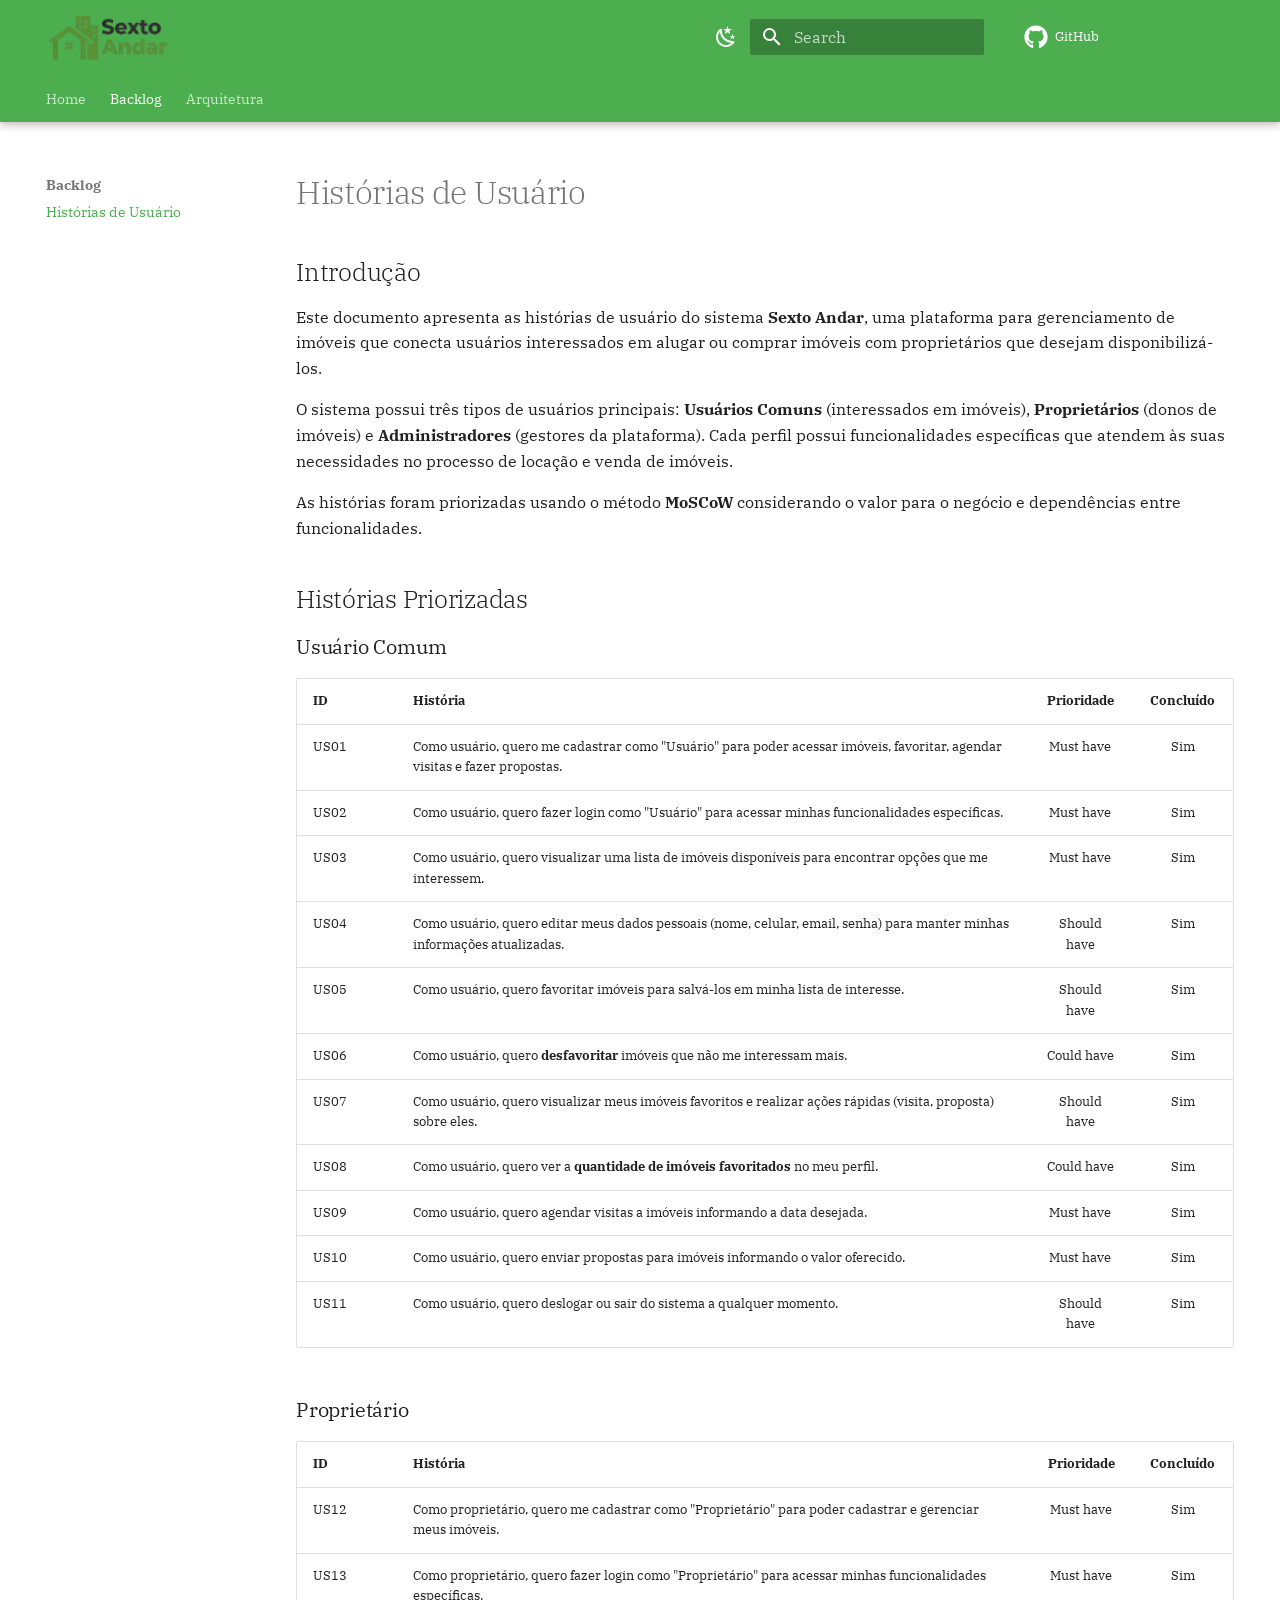
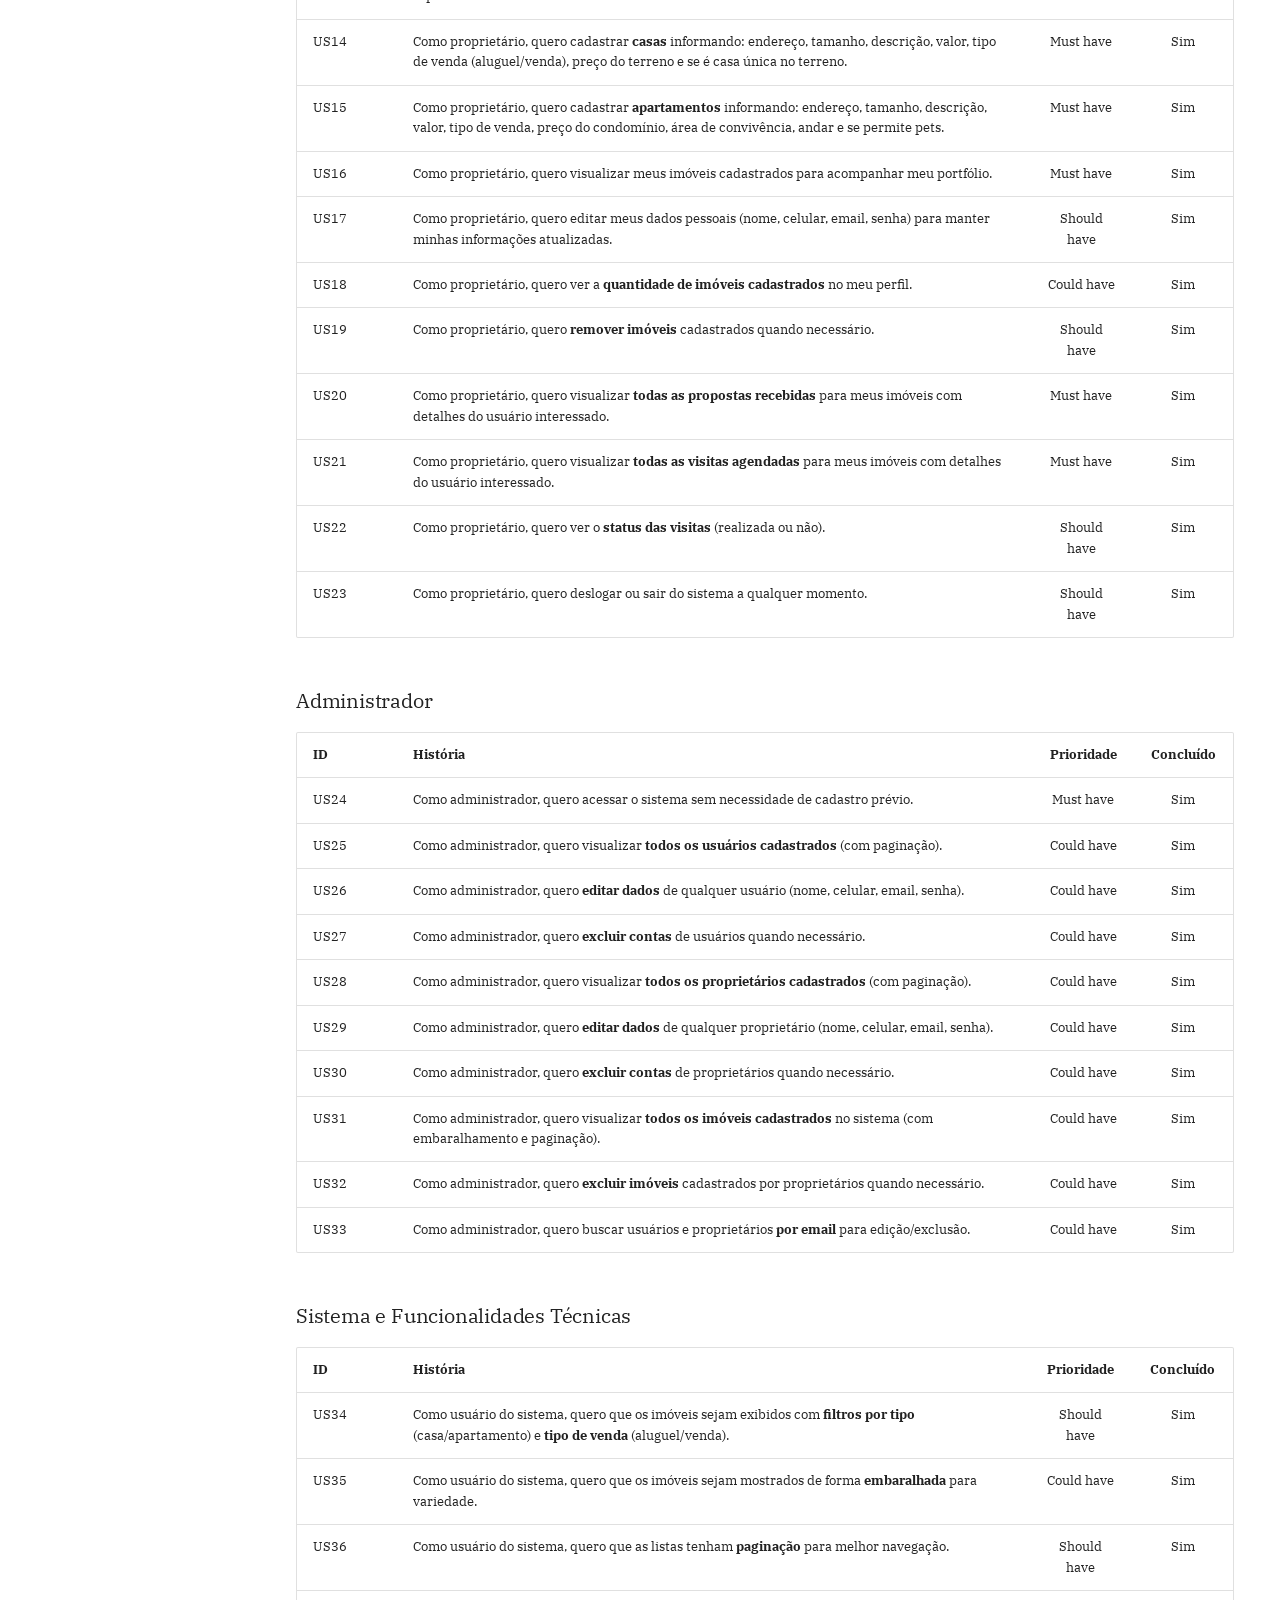
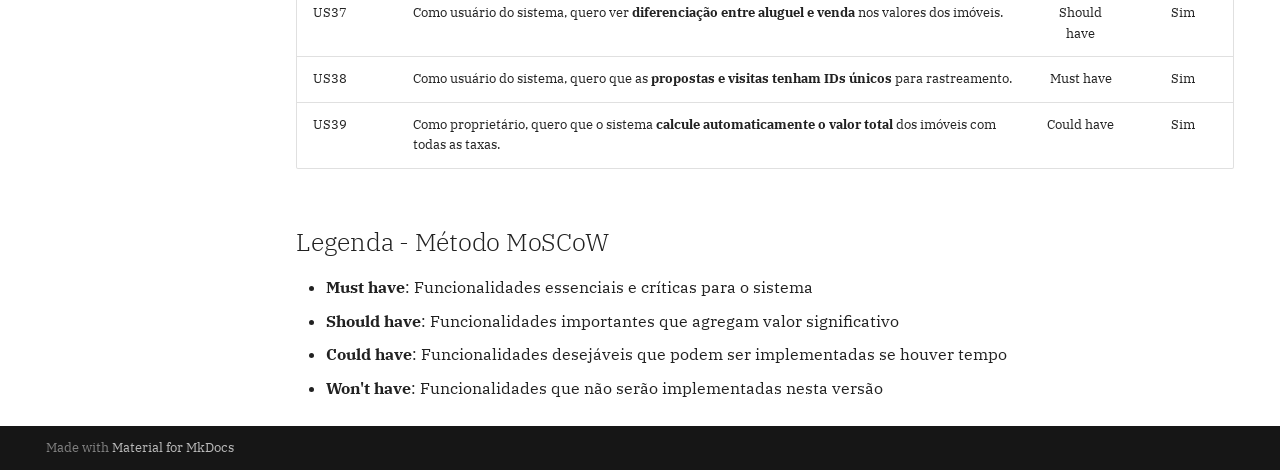
<file: backlog/userStories/index.html>
<!doctype html>
<html lang="en" class="no-js">
  <head>
    
      <meta charset="utf-8">
      <meta name="viewport" content="width=device-width,initial-scale=1">
      
      
      
      
        <link rel="prev" href="../..">
      
      
        <link rel="next" href="../../arquitetura/arquitetura-selecionada/">
      
      
        
      
      
      <link rel="icon" href="../../assets/images/favicon.png">
      <meta name="generator" content="mkdocs-1.6.1, mkdocs-material-9.7.0">
    
    
      
        <title>Histórias de Usuário - </title>
      
    
    
      <link rel="stylesheet" href="../../assets/stylesheets/main.618322db.min.css">
      
        
        <link rel="stylesheet" href="../../assets/stylesheets/palette.ab4e12ef.min.css">
      
      


    
    
      
    
    
      
        
        
        <link rel="preconnect" href="https://fonts.gstatic.com" crossorigin>
        <link rel="stylesheet" href="https://fonts.googleapis.com/css?family=IBM+Plex+Serif:300,300i,400,400i,700,700i%7CRoboto+Mono:400,400i,700,700i&display=fallback">
        <style>:root{--md-text-font:"IBM Plex Serif";--md-code-font:"Roboto Mono"}</style>
      
    
    
      <link rel="stylesheet" href="../../assets/stylesheets/style.css">
    
    <script>__md_scope=new URL("../..",location),__md_hash=e=>[...e].reduce(((e,_)=>(e<<5)-e+_.charCodeAt(0)),0),__md_get=(e,_=localStorage,t=__md_scope)=>JSON.parse(_.getItem(t.pathname+"."+e)),__md_set=(e,_,t=localStorage,a=__md_scope)=>{try{t.setItem(a.pathname+"."+e,JSON.stringify(_))}catch(e){}}</script>
    
      

    
    
  </head>
  
  
    
    
      
    
    
    
    
    <body dir="ltr" data-md-color-scheme="default" data-md-color-primary="green" data-md-color-accent="white">
  
    
    <input class="md-toggle" data-md-toggle="drawer" type="checkbox" id="__drawer" autocomplete="off">
    <input class="md-toggle" data-md-toggle="search" type="checkbox" id="__search" autocomplete="off">
    <label class="md-overlay" for="__drawer"></label>
    <div data-md-component="skip">
      
        
        <a href="#historias-de-usuario" class="md-skip">
          Skip to content
        </a>
      
    </div>
    <div data-md-component="announce">
      
    </div>
    
    
      

  

<header class="md-header md-header--shadow md-header--lifted" data-md-component="header">
  <nav class="md-header__inner md-grid" aria-label="Header">
    <a href="../.." title="" class="md-header__button md-logo" aria-label="" data-md-component="logo">
      
  <img src="../../assets/logo.png" alt="logo">

    </a>
    <label class="md-header__button md-icon" for="__drawer">
      
      <svg xmlns="http://www.w3.org/2000/svg" viewBox="0 0 24 24"><path d="M3 6h18v2H3zm0 5h18v2H3zm0 5h18v2H3z"/></svg>
    </label>
    <div class="md-header__title" data-md-component="header-title">
      <div class="md-header__ellipsis">
        <div class="md-header__topic">
          <span class="md-ellipsis">
            
          </span>
        </div>
        <div class="md-header__topic" data-md-component="header-topic">
          <span class="md-ellipsis">
            
              Histórias de Usuário
            
          </span>
        </div>
      </div>
    </div>
    
      
        <form class="md-header__option" data-md-component="palette">
  
    
    
    
    <input class="md-option" data-md-color-media="" data-md-color-scheme="default" data-md-color-primary="green" data-md-color-accent="white"  aria-label="Trocar para modo escuro"  type="radio" name="__palette" id="__palette_0">
    
      <label class="md-header__button md-icon" title="Trocar para modo escuro" for="__palette_1" hidden>
        <svg xmlns="http://www.w3.org/2000/svg" viewBox="0 0 24 24"><path d="m17.75 4.09-2.53 1.94.91 3.06-2.63-1.81-2.63 1.81.91-3.06-2.53-1.94L12.44 4l1.06-3 1.06 3zm3.5 6.91-1.64 1.25.59 1.98-1.7-1.17-1.7 1.17.59-1.98L15.75 11l2.06-.05L18.5 9l.69 1.95zm-2.28 4.95c.83-.08 1.72 1.1 1.19 1.85-.32.45-.66.87-1.08 1.27C15.17 23 8.84 23 4.94 19.07c-3.91-3.9-3.91-10.24 0-14.14.4-.4.82-.76 1.27-1.08.75-.53 1.93.36 1.85 1.19-.27 2.86.69 5.83 2.89 8.02a9.96 9.96 0 0 0 8.02 2.89m-1.64 2.02a12.08 12.08 0 0 1-7.8-3.47c-2.17-2.19-3.33-5-3.49-7.82-2.81 3.14-2.7 7.96.31 10.98 3.02 3.01 7.84 3.12 10.98.31"/></svg>
      </label>
    
  
    
    
    
    <input class="md-option" data-md-color-media="" data-md-color-scheme="slate" data-md-color-primary="green" data-md-color-accent="white"  aria-label="Trocar para modo claro"  type="radio" name="__palette" id="__palette_1">
    
      <label class="md-header__button md-icon" title="Trocar para modo claro" for="__palette_0" hidden>
        <svg xmlns="http://www.w3.org/2000/svg" viewBox="0 0 24 24"><path d="M12 7a5 5 0 0 1 5 5 5 5 0 0 1-5 5 5 5 0 0 1-5-5 5 5 0 0 1 5-5m0 2a3 3 0 0 0-3 3 3 3 0 0 0 3 3 3 3 0 0 0 3-3 3 3 0 0 0-3-3m0-7 2.39 3.42C13.65 5.15 12.84 5 12 5s-1.65.15-2.39.42zM3.34 7l4.16-.35A7.2 7.2 0 0 0 5.94 8.5c-.44.74-.69 1.5-.83 2.29zm.02 10 1.76-3.77a7.131 7.131 0 0 0 2.38 4.14zM20.65 7l-1.77 3.79a7.02 7.02 0 0 0-2.38-4.15zm-.01 10-4.14.36c.59-.51 1.12-1.14 1.54-1.86.42-.73.69-1.5.83-2.29zM12 22l-2.41-3.44c.74.27 1.55.44 2.41.44.82 0 1.63-.17 2.37-.44z"/></svg>
      </label>
    
  
</form>
      
    
    
      <script>var palette=__md_get("__palette");if(palette&&palette.color){if("(prefers-color-scheme)"===palette.color.media){var media=matchMedia("(prefers-color-scheme: light)"),input=document.querySelector(media.matches?"[data-md-color-media='(prefers-color-scheme: light)']":"[data-md-color-media='(prefers-color-scheme: dark)']");palette.color.media=input.getAttribute("data-md-color-media"),palette.color.scheme=input.getAttribute("data-md-color-scheme"),palette.color.primary=input.getAttribute("data-md-color-primary"),palette.color.accent=input.getAttribute("data-md-color-accent")}for(var[key,value]of Object.entries(palette.color))document.body.setAttribute("data-md-color-"+key,value)}</script>
    
    
    
      
      
        <label class="md-header__button md-icon" for="__search">
          
          <svg xmlns="http://www.w3.org/2000/svg" viewBox="0 0 24 24"><path d="M9.5 3A6.5 6.5 0 0 1 16 9.5c0 1.61-.59 3.09-1.56 4.23l.27.27h.79l5 5-1.5 1.5-5-5v-.79l-.27-.27A6.52 6.52 0 0 1 9.5 16 6.5 6.5 0 0 1 3 9.5 6.5 6.5 0 0 1 9.5 3m0 2C7 5 5 7 5 9.5S7 14 9.5 14 14 12 14 9.5 12 5 9.5 5"/></svg>
        </label>
        <div class="md-search" data-md-component="search" role="dialog">
  <label class="md-search__overlay" for="__search"></label>
  <div class="md-search__inner" role="search">
    <form class="md-search__form" name="search">
      <input type="text" class="md-search__input" name="query" aria-label="Search" placeholder="Search" autocapitalize="off" autocorrect="off" autocomplete="off" spellcheck="false" data-md-component="search-query" required>
      <label class="md-search__icon md-icon" for="__search">
        
        <svg xmlns="http://www.w3.org/2000/svg" viewBox="0 0 24 24"><path d="M9.5 3A6.5 6.5 0 0 1 16 9.5c0 1.61-.59 3.09-1.56 4.23l.27.27h.79l5 5-1.5 1.5-5-5v-.79l-.27-.27A6.52 6.52 0 0 1 9.5 16 6.5 6.5 0 0 1 3 9.5 6.5 6.5 0 0 1 9.5 3m0 2C7 5 5 7 5 9.5S7 14 9.5 14 14 12 14 9.5 12 5 9.5 5"/></svg>
        
        <svg xmlns="http://www.w3.org/2000/svg" viewBox="0 0 24 24"><path d="M20 11v2H8l5.5 5.5-1.42 1.42L4.16 12l7.92-7.92L13.5 5.5 8 11z"/></svg>
      </label>
      <nav class="md-search__options" aria-label="Search">
        
        <button type="reset" class="md-search__icon md-icon" title="Clear" aria-label="Clear" tabindex="-1">
          
          <svg xmlns="http://www.w3.org/2000/svg" viewBox="0 0 24 24"><path d="M19 6.41 17.59 5 12 10.59 6.41 5 5 6.41 10.59 12 5 17.59 6.41 19 12 13.41 17.59 19 19 17.59 13.41 12z"/></svg>
        </button>
      </nav>
      
    </form>
    <div class="md-search__output">
      <div class="md-search__scrollwrap" tabindex="0" data-md-scrollfix>
        <div class="md-search-result" data-md-component="search-result">
          <div class="md-search-result__meta">
            Initializing search
          </div>
          <ol class="md-search-result__list" role="presentation"></ol>
        </div>
      </div>
    </div>
  </div>
</div>
      
    
    
      <div class="md-header__source">
        <a href="https://github.com/moonshinerd/sexto-andar-api" title="Go to repository" class="md-source" data-md-component="source">
  <div class="md-source__icon md-icon">
    
    <svg xmlns="http://www.w3.org/2000/svg" viewBox="0 0 512 512"><!--! Font Awesome Free 7.1.0 by @fontawesome - https://fontawesome.com License - https://fontawesome.com/license/free (Icons: CC BY 4.0, Fonts: SIL OFL 1.1, Code: MIT License) Copyright 2025 Fonticons, Inc.--><path d="M173.9 397.4c0 2-2.3 3.6-5.2 3.6-3.3.3-5.6-1.3-5.6-3.6 0-2 2.3-3.6 5.2-3.6 3-.3 5.6 1.3 5.6 3.6m-31.1-4.5c-.7 2 1.3 4.3 4.3 4.9 2.6 1 5.6 0 6.2-2s-1.3-4.3-4.3-5.2c-2.6-.7-5.5.3-6.2 2.3m44.2-1.7c-2.9.7-4.9 2.6-4.6 4.9.3 2 2.9 3.3 5.9 2.6 2.9-.7 4.9-2.6 4.6-4.6-.3-1.9-3-3.2-5.9-2.9M252.8 8C114.1 8 8 113.3 8 252c0 110.9 69.8 205.8 169.5 239.2 12.8 2.3 17.3-5.6 17.3-12.1 0-6.2-.3-40.4-.3-61.4 0 0-70 15-84.7-29.8 0 0-11.4-29.1-27.8-36.6 0 0-22.9-15.7 1.6-15.4 0 0 24.9 2 38.6 25.8 21.9 38.6 58.6 27.5 72.9 20.9 2.3-16 8.8-27.1 16-33.7-55.9-6.2-112.3-14.3-112.3-110.5 0-27.5 7.6-41.3 23.6-58.9-2.6-6.5-11.1-33.3 2.6-67.9 20.9-6.5 69 27 69 27 20-5.6 41.5-8.5 62.8-8.5s42.8 2.9 62.8 8.5c0 0 48.1-33.6 69-27 13.7 34.7 5.2 61.4 2.6 67.9 16 17.7 25.8 31.5 25.8 58.9 0 96.5-58.9 104.2-114.8 110.5 9.2 7.9 17 22.9 17 46.4 0 33.7-.3 75.4-.3 83.6 0 6.5 4.6 14.4 17.3 12.1C436.2 457.8 504 362.9 504 252 504 113.3 391.5 8 252.8 8M105.2 352.9c-1.3 1-1 3.3.7 5.2 1.6 1.6 3.9 2.3 5.2 1 1.3-1 1-3.3-.7-5.2-1.6-1.6-3.9-2.3-5.2-1m-10.8-8.1c-.7 1.3.3 2.9 2.3 3.9 1.6 1 3.6.7 4.3-.7.7-1.3-.3-2.9-2.3-3.9-2-.6-3.6-.3-4.3.7m32.4 35.6c-1.6 1.3-1 4.3 1.3 6.2 2.3 2.3 5.2 2.6 6.5 1 1.3-1.3.7-4.3-1.3-6.2-2.2-2.3-5.2-2.6-6.5-1m-11.4-14.7c-1.6 1-1.6 3.6 0 5.9s4.3 3.3 5.6 2.3c1.6-1.3 1.6-3.9 0-6.2-1.4-2.3-4-3.3-5.6-2"/></svg>
  </div>
  <div class="md-source__repository">
    GitHub
  </div>
</a>
      </div>
    
  </nav>
  
    
      
<nav class="md-tabs" aria-label="Tabs" data-md-component="tabs">
  <div class="md-grid">
    <ul class="md-tabs__list">
      
        
  
  
  
  
    <li class="md-tabs__item">
      <a href="../.." class="md-tabs__link">
        
  
  
    
  
  Home

      </a>
    </li>
  

      
        
  
  
  
    
  
  
    
    
      <li class="md-tabs__item md-tabs__item--active">
        <a href="./" class="md-tabs__link">
          
  
  
  Backlog

        </a>
      </li>
    
  

      
        
  
  
  
  
    
    
      <li class="md-tabs__item">
        <a href="../../arquitetura/arquitetura-selecionada/" class="md-tabs__link">
          
  
  
  Arquitetura

        </a>
      </li>
    
  

      
    </ul>
  </div>
</nav>
    
  
</header>
    
    <div class="md-container" data-md-component="container">
      
      
        
      
      <main class="md-main" data-md-component="main">
        <div class="md-main__inner md-grid">
          
            
              
                
              
              <div class="md-sidebar md-sidebar--primary" data-md-component="sidebar" data-md-type="navigation" >
                <div class="md-sidebar__scrollwrap">
                  <div class="md-sidebar__inner">
                    


  


<nav class="md-nav md-nav--primary md-nav--lifted" aria-label="Navigation" data-md-level="0">
  <label class="md-nav__title" for="__drawer">
    <a href="../.." title="" class="md-nav__button md-logo" aria-label="" data-md-component="logo">
      
  <img src="../../assets/logo.png" alt="logo">

    </a>
    
  </label>
  
    <div class="md-nav__source">
      <a href="https://github.com/moonshinerd/sexto-andar-api" title="Go to repository" class="md-source" data-md-component="source">
  <div class="md-source__icon md-icon">
    
    <svg xmlns="http://www.w3.org/2000/svg" viewBox="0 0 512 512"><!--! Font Awesome Free 7.1.0 by @fontawesome - https://fontawesome.com License - https://fontawesome.com/license/free (Icons: CC BY 4.0, Fonts: SIL OFL 1.1, Code: MIT License) Copyright 2025 Fonticons, Inc.--><path d="M173.9 397.4c0 2-2.3 3.6-5.2 3.6-3.3.3-5.6-1.3-5.6-3.6 0-2 2.3-3.6 5.2-3.6 3-.3 5.6 1.3 5.6 3.6m-31.1-4.5c-.7 2 1.3 4.3 4.3 4.9 2.6 1 5.6 0 6.2-2s-1.3-4.3-4.3-5.2c-2.6-.7-5.5.3-6.2 2.3m44.2-1.7c-2.9.7-4.9 2.6-4.6 4.9.3 2 2.9 3.3 5.9 2.6 2.9-.7 4.9-2.6 4.6-4.6-.3-1.9-3-3.2-5.9-2.9M252.8 8C114.1 8 8 113.3 8 252c0 110.9 69.8 205.8 169.5 239.2 12.8 2.3 17.3-5.6 17.3-12.1 0-6.2-.3-40.4-.3-61.4 0 0-70 15-84.7-29.8 0 0-11.4-29.1-27.8-36.6 0 0-22.9-15.7 1.6-15.4 0 0 24.9 2 38.6 25.8 21.9 38.6 58.6 27.5 72.9 20.9 2.3-16 8.8-27.1 16-33.7-55.9-6.2-112.3-14.3-112.3-110.5 0-27.5 7.6-41.3 23.6-58.9-2.6-6.5-11.1-33.3 2.6-67.9 20.9-6.5 69 27 69 27 20-5.6 41.5-8.5 62.8-8.5s42.8 2.9 62.8 8.5c0 0 48.1-33.6 69-27 13.7 34.7 5.2 61.4 2.6 67.9 16 17.7 25.8 31.5 25.8 58.9 0 96.5-58.9 104.2-114.8 110.5 9.2 7.9 17 22.9 17 46.4 0 33.7-.3 75.4-.3 83.6 0 6.5 4.6 14.4 17.3 12.1C436.2 457.8 504 362.9 504 252 504 113.3 391.5 8 252.8 8M105.2 352.9c-1.3 1-1 3.3.7 5.2 1.6 1.6 3.9 2.3 5.2 1 1.3-1 1-3.3-.7-5.2-1.6-1.6-3.9-2.3-5.2-1m-10.8-8.1c-.7 1.3.3 2.9 2.3 3.9 1.6 1 3.6.7 4.3-.7.7-1.3-.3-2.9-2.3-3.9-2-.6-3.6-.3-4.3.7m32.4 35.6c-1.6 1.3-1 4.3 1.3 6.2 2.3 2.3 5.2 2.6 6.5 1 1.3-1.3.7-4.3-1.3-6.2-2.2-2.3-5.2-2.6-6.5-1m-11.4-14.7c-1.6 1-1.6 3.6 0 5.9s4.3 3.3 5.6 2.3c1.6-1.3 1.6-3.9 0-6.2-1.4-2.3-4-3.3-5.6-2"/></svg>
  </div>
  <div class="md-source__repository">
    GitHub
  </div>
</a>
    </div>
  
  <ul class="md-nav__list" data-md-scrollfix>
    
      
      
  
  
  
  
    <li class="md-nav__item">
      <a href="../.." class="md-nav__link">
        
  
  
  <span class="md-ellipsis">
    
  
    Home
  

    
  </span>
  
  

      </a>
    </li>
  

    
      
      
  
  
    
  
  
  
    
    
    
    
      
        
        
      
      
    
    
    <li class="md-nav__item md-nav__item--active md-nav__item--section md-nav__item--nested">
      
        
        
        <input class="md-nav__toggle md-toggle " type="checkbox" id="__nav_2" checked>
        
          
          <label class="md-nav__link" for="__nav_2" id="__nav_2_label" tabindex="">
            
  
  
  <span class="md-ellipsis">
    
  
    Backlog
  

    
  </span>
  
  

            <span class="md-nav__icon md-icon"></span>
          </label>
        
        <nav class="md-nav" data-md-level="1" aria-labelledby="__nav_2_label" aria-expanded="true">
          <label class="md-nav__title" for="__nav_2">
            <span class="md-nav__icon md-icon"></span>
            
  
    Backlog
  

          </label>
          <ul class="md-nav__list" data-md-scrollfix>
            
              
                
  
  
    
  
  
  
    <li class="md-nav__item md-nav__item--active">
      
      <input class="md-nav__toggle md-toggle" type="checkbox" id="__toc">
      
      
        
      
      
        <label class="md-nav__link md-nav__link--active" for="__toc">
          
  
  
  <span class="md-ellipsis">
    
  
    Histórias de Usuário
  

    
  </span>
  
  

          <span class="md-nav__icon md-icon"></span>
        </label>
      
      <a href="./" class="md-nav__link md-nav__link--active">
        
  
  
  <span class="md-ellipsis">
    
  
    Histórias de Usuário
  

    
  </span>
  
  

      </a>
      
        

<nav class="md-nav md-nav--secondary" aria-label="Table of contents">
  
  
  
    
  
  
    <label class="md-nav__title" for="__toc">
      <span class="md-nav__icon md-icon"></span>
      Table of contents
    </label>
    <ul class="md-nav__list" data-md-component="toc" data-md-scrollfix>
      
        <li class="md-nav__item">
  <a href="#introducao" class="md-nav__link">
    <span class="md-ellipsis">
      
        Introdução
      
    </span>
  </a>
  
</li>
      
        <li class="md-nav__item">
  <a href="#historias-priorizadas" class="md-nav__link">
    <span class="md-ellipsis">
      
        Histórias Priorizadas
      
    </span>
  </a>
  
    <nav class="md-nav" aria-label="Histórias Priorizadas">
      <ul class="md-nav__list">
        
          <li class="md-nav__item">
  <a href="#usuario-comum" class="md-nav__link">
    <span class="md-ellipsis">
      
        Usuário Comum
      
    </span>
  </a>
  
</li>
        
          <li class="md-nav__item">
  <a href="#proprietario" class="md-nav__link">
    <span class="md-ellipsis">
      
        Proprietário
      
    </span>
  </a>
  
</li>
        
          <li class="md-nav__item">
  <a href="#administrador" class="md-nav__link">
    <span class="md-ellipsis">
      
        Administrador
      
    </span>
  </a>
  
</li>
        
          <li class="md-nav__item">
  <a href="#sistema-e-funcionalidades-tecnicas" class="md-nav__link">
    <span class="md-ellipsis">
      
        Sistema e Funcionalidades Técnicas
      
    </span>
  </a>
  
</li>
        
      </ul>
    </nav>
  
</li>
      
        <li class="md-nav__item">
  <a href="#legenda-metodo-moscow" class="md-nav__link">
    <span class="md-ellipsis">
      
        Legenda - Método MoSCoW
      
    </span>
  </a>
  
</li>
      
    </ul>
  
</nav>
      
    </li>
  

              
            
          </ul>
        </nav>
      
    </li>
  

    
      
      
  
  
  
  
    
    
    
    
      
      
    
    
    <li class="md-nav__item md-nav__item--nested">
      
        
        
        <input class="md-nav__toggle md-toggle " type="checkbox" id="__nav_3" >
        
          
          <label class="md-nav__link" for="__nav_3" id="__nav_3_label" tabindex="0">
            
  
  
  <span class="md-ellipsis">
    
  
    Arquitetura
  

    
  </span>
  
  

            <span class="md-nav__icon md-icon"></span>
          </label>
        
        <nav class="md-nav" data-md-level="1" aria-labelledby="__nav_3_label" aria-expanded="false">
          <label class="md-nav__title" for="__nav_3">
            <span class="md-nav__icon md-icon"></span>
            
  
    Arquitetura
  

          </label>
          <ul class="md-nav__list" data-md-scrollfix>
            
              
                
  
  
  
  
    <li class="md-nav__item">
      <a href="../../arquitetura/arquitetura-selecionada/" class="md-nav__link">
        
  
  
  <span class="md-ellipsis">
    
  
    Arquitetura Selecionada
  

    
  </span>
  
  

      </a>
    </li>
  

              
            
              
                
  
  
  
  
    <li class="md-nav__item">
      <a href="../../arquitetura/tecnologias/" class="md-nav__link">
        
  
  
  <span class="md-ellipsis">
    
  
    Tecnologias Utilizadas
  

    
  </span>
  
  

      </a>
    </li>
  

              
            
              
                
  
  
  
  
    <li class="md-nav__item">
      <a href="../../diagramas/diagrama-classes/" class="md-nav__link">
        
  
  
  <span class="md-ellipsis">
    
  
    Diagrama de Classes
  

    
  </span>
  
  

      </a>
    </li>
  

              
            
              
                
  
  
  
  
    <li class="md-nav__item">
      <a href="../../arquitetura/modelo-fisico/" class="md-nav__link">
        
  
  
  <span class="md-ellipsis">
    
  
    Modelo Físico
  

    
  </span>
  
  

      </a>
    </li>
  

              
            
          </ul>
        </nav>
      
    </li>
  

    
  </ul>
</nav>
                  </div>
                </div>
              </div>
            
            
              
                
              
              <div class="md-sidebar md-sidebar--secondary" data-md-component="sidebar" data-md-type="toc" hidden>
                <div class="md-sidebar__scrollwrap">
                  <div class="md-sidebar__inner">
                    

<nav class="md-nav md-nav--secondary" aria-label="Table of contents">
  
  
  
    
  
  
    <label class="md-nav__title" for="__toc">
      <span class="md-nav__icon md-icon"></span>
      Table of contents
    </label>
    <ul class="md-nav__list" data-md-component="toc" data-md-scrollfix>
      
        <li class="md-nav__item">
  <a href="#introducao" class="md-nav__link">
    <span class="md-ellipsis">
      
        Introdução
      
    </span>
  </a>
  
</li>
      
        <li class="md-nav__item">
  <a href="#historias-priorizadas" class="md-nav__link">
    <span class="md-ellipsis">
      
        Histórias Priorizadas
      
    </span>
  </a>
  
    <nav class="md-nav" aria-label="Histórias Priorizadas">
      <ul class="md-nav__list">
        
          <li class="md-nav__item">
  <a href="#usuario-comum" class="md-nav__link">
    <span class="md-ellipsis">
      
        Usuário Comum
      
    </span>
  </a>
  
</li>
        
          <li class="md-nav__item">
  <a href="#proprietario" class="md-nav__link">
    <span class="md-ellipsis">
      
        Proprietário
      
    </span>
  </a>
  
</li>
        
          <li class="md-nav__item">
  <a href="#administrador" class="md-nav__link">
    <span class="md-ellipsis">
      
        Administrador
      
    </span>
  </a>
  
</li>
        
          <li class="md-nav__item">
  <a href="#sistema-e-funcionalidades-tecnicas" class="md-nav__link">
    <span class="md-ellipsis">
      
        Sistema e Funcionalidades Técnicas
      
    </span>
  </a>
  
</li>
        
      </ul>
    </nav>
  
</li>
      
        <li class="md-nav__item">
  <a href="#legenda-metodo-moscow" class="md-nav__link">
    <span class="md-ellipsis">
      
        Legenda - Método MoSCoW
      
    </span>
  </a>
  
</li>
      
    </ul>
  
</nav>
                  </div>
                </div>
              </div>
            
          
          
            <div class="md-content" data-md-component="content">
              
              <article class="md-content__inner md-typeset">
                
                  
  



  
  


<h1 id="historias-de-usuario">Histórias de Usuário</h1>
<h2 id="introducao">Introdução</h2>
<p>Este documento apresenta as histórias de usuário do sistema <strong>Sexto Andar</strong>, uma plataforma para gerenciamento de imóveis que conecta usuários interessados em alugar ou comprar imóveis com proprietários que desejam disponibilizá-los.</p>
<p>O sistema possui três tipos de usuários principais: <strong>Usuários Comuns</strong> (interessados em imóveis), <strong>Proprietários</strong> (donos de imóveis) e <strong>Administradores</strong> (gestores da plataforma). Cada perfil possui funcionalidades específicas que atendem às suas necessidades no processo de locação e venda de imóveis.</p>
<p>As histórias foram priorizadas usando o método <strong>MoSCoW</strong> considerando o valor para o negócio e dependências entre funcionalidades.</p>
<h2 id="historias-priorizadas">Histórias Priorizadas</h2>
<h3 id="usuario-comum">Usuário Comum</h3>
<table>
<thead>
<tr>
<th>ID</th>
<th>História</th>
<th style="text-align: center;">Prioridade</th>
<th style="text-align: center;">Concluído</th>
</tr>
</thead>
<tbody>
<tr>
<td>US01</td>
<td>Como usuário, quero me cadastrar como "Usuário" para poder acessar imóveis, favoritar, agendar visitas e fazer propostas.</td>
<td style="text-align: center;">Must have</td>
<td style="text-align: center;">Sim</td>
</tr>
<tr>
<td>US02</td>
<td>Como usuário, quero fazer login como "Usuário" para acessar minhas funcionalidades específicas.</td>
<td style="text-align: center;">Must have</td>
<td style="text-align: center;">Sim</td>
</tr>
<tr>
<td>US03</td>
<td>Como usuário, quero visualizar uma lista de imóveis disponíveis para encontrar opções que me interessem.</td>
<td style="text-align: center;">Must have</td>
<td style="text-align: center;">Sim</td>
</tr>
<tr>
<td>US04</td>
<td>Como usuário, quero editar meus dados pessoais (nome, celular, email, senha) para manter minhas informações atualizadas.</td>
<td style="text-align: center;">Should have</td>
<td style="text-align: center;">Sim</td>
</tr>
<tr>
<td>US05</td>
<td>Como usuário, quero favoritar imóveis para salvá-los em minha lista de interesse.</td>
<td style="text-align: center;">Should have</td>
<td style="text-align: center;">Sim</td>
</tr>
<tr>
<td>US06</td>
<td>Como usuário, quero <strong>desfavoritar</strong> imóveis que não me interessam mais.</td>
<td style="text-align: center;">Could have</td>
<td style="text-align: center;">Sim</td>
</tr>
<tr>
<td>US07</td>
<td>Como usuário, quero visualizar meus imóveis favoritos e realizar ações rápidas (visita, proposta) sobre eles.</td>
<td style="text-align: center;">Should have</td>
<td style="text-align: center;">Sim</td>
</tr>
<tr>
<td>US08</td>
<td>Como usuário, quero ver a <strong>quantidade de imóveis favoritados</strong> no meu perfil.</td>
<td style="text-align: center;">Could have</td>
<td style="text-align: center;">Sim</td>
</tr>
<tr>
<td>US09</td>
<td>Como usuário, quero agendar visitas a imóveis informando a data desejada.</td>
<td style="text-align: center;">Must have</td>
<td style="text-align: center;">Sim</td>
</tr>
<tr>
<td>US10</td>
<td>Como usuário, quero enviar propostas para imóveis informando o valor oferecido.</td>
<td style="text-align: center;">Must have</td>
<td style="text-align: center;">Sim</td>
</tr>
<tr>
<td>US11</td>
<td>Como usuário, quero deslogar ou sair do sistema a qualquer momento.</td>
<td style="text-align: center;">Should have</td>
<td style="text-align: center;">Sim</td>
</tr>
</tbody>
</table>
<h3 id="proprietario">Proprietário</h3>
<table>
<thead>
<tr>
<th>ID</th>
<th>História</th>
<th style="text-align: center;">Prioridade</th>
<th style="text-align: center;">Concluído</th>
</tr>
</thead>
<tbody>
<tr>
<td>US12</td>
<td>Como proprietário, quero me cadastrar como "Proprietário" para poder cadastrar e gerenciar meus imóveis.</td>
<td style="text-align: center;">Must have</td>
<td style="text-align: center;">Sim</td>
</tr>
<tr>
<td>US13</td>
<td>Como proprietário, quero fazer login como "Proprietário" para acessar minhas funcionalidades específicas.</td>
<td style="text-align: center;">Must have</td>
<td style="text-align: center;">Sim</td>
</tr>
<tr>
<td>US14</td>
<td>Como proprietário, quero cadastrar <strong>casas</strong> informando: endereço, tamanho, descrição, valor, tipo de venda (aluguel/venda), preço do terreno e se é casa única no terreno.</td>
<td style="text-align: center;">Must have</td>
<td style="text-align: center;">Sim</td>
</tr>
<tr>
<td>US15</td>
<td>Como proprietário, quero cadastrar <strong>apartamentos</strong> informando: endereço, tamanho, descrição, valor, tipo de venda, preço do condomínio, área de convivência, andar e se permite pets.</td>
<td style="text-align: center;">Must have</td>
<td style="text-align: center;">Sim</td>
</tr>
<tr>
<td>US16</td>
<td>Como proprietário, quero visualizar meus imóveis cadastrados para acompanhar meu portfólio.</td>
<td style="text-align: center;">Must have</td>
<td style="text-align: center;">Sim</td>
</tr>
<tr>
<td>US17</td>
<td>Como proprietário, quero editar meus dados pessoais (nome, celular, email, senha) para manter minhas informações atualizadas.</td>
<td style="text-align: center;">Should have</td>
<td style="text-align: center;">Sim</td>
</tr>
<tr>
<td>US18</td>
<td>Como proprietário, quero ver a <strong>quantidade de imóveis cadastrados</strong> no meu perfil.</td>
<td style="text-align: center;">Could have</td>
<td style="text-align: center;">Sim</td>
</tr>
<tr>
<td>US19</td>
<td>Como proprietário, quero <strong>remover imóveis</strong> cadastrados quando necessário.</td>
<td style="text-align: center;">Should have</td>
<td style="text-align: center;">Sim</td>
</tr>
<tr>
<td>US20</td>
<td>Como proprietário, quero visualizar <strong>todas as propostas recebidas</strong> para meus imóveis com detalhes do usuário interessado.</td>
<td style="text-align: center;">Must have</td>
<td style="text-align: center;">Sim</td>
</tr>
<tr>
<td>US21</td>
<td>Como proprietário, quero visualizar <strong>todas as visitas agendadas</strong> para meus imóveis com detalhes do usuário interessado.</td>
<td style="text-align: center;">Must have</td>
<td style="text-align: center;">Sim</td>
</tr>
<tr>
<td>US22</td>
<td>Como proprietário, quero ver o <strong>status das visitas</strong> (realizada ou não).</td>
<td style="text-align: center;">Should have</td>
<td style="text-align: center;">Sim</td>
</tr>
<tr>
<td>US23</td>
<td>Como proprietário, quero deslogar ou sair do sistema a qualquer momento.</td>
<td style="text-align: center;">Should have</td>
<td style="text-align: center;">Sim</td>
</tr>
</tbody>
</table>
<h3 id="administrador">Administrador</h3>
<table>
<thead>
<tr>
<th>ID</th>
<th>História</th>
<th style="text-align: center;">Prioridade</th>
<th style="text-align: center;">Concluído</th>
</tr>
</thead>
<tbody>
<tr>
<td>US24</td>
<td>Como administrador, quero acessar o sistema sem necessidade de cadastro prévio.</td>
<td style="text-align: center;">Must have</td>
<td style="text-align: center;">Sim</td>
</tr>
<tr>
<td>US25</td>
<td>Como administrador, quero visualizar <strong>todos os usuários cadastrados</strong> (com paginação).</td>
<td style="text-align: center;">Could have</td>
<td style="text-align: center;">Sim</td>
</tr>
<tr>
<td>US26</td>
<td>Como administrador, quero <strong>editar dados</strong> de qualquer usuário (nome, celular, email, senha).</td>
<td style="text-align: center;">Could have</td>
<td style="text-align: center;">Sim</td>
</tr>
<tr>
<td>US27</td>
<td>Como administrador, quero <strong>excluir contas</strong> de usuários quando necessário.</td>
<td style="text-align: center;">Could have</td>
<td style="text-align: center;">Sim</td>
</tr>
<tr>
<td>US28</td>
<td>Como administrador, quero visualizar <strong>todos os proprietários cadastrados</strong> (com paginação).</td>
<td style="text-align: center;">Could have</td>
<td style="text-align: center;">Sim</td>
</tr>
<tr>
<td>US29</td>
<td>Como administrador, quero <strong>editar dados</strong> de qualquer proprietário (nome, celular, email, senha).</td>
<td style="text-align: center;">Could have</td>
<td style="text-align: center;">Sim</td>
</tr>
<tr>
<td>US30</td>
<td>Como administrador, quero <strong>excluir contas</strong> de proprietários quando necessário.</td>
<td style="text-align: center;">Could have</td>
<td style="text-align: center;">Sim</td>
</tr>
<tr>
<td>US31</td>
<td>Como administrador, quero visualizar <strong>todos os imóveis cadastrados</strong> no sistema (com embaralhamento e paginação).</td>
<td style="text-align: center;">Could have</td>
<td style="text-align: center;">Sim</td>
</tr>
<tr>
<td>US32</td>
<td>Como administrador, quero <strong>excluir imóveis</strong> cadastrados por proprietários quando necessário.</td>
<td style="text-align: center;">Could have</td>
<td style="text-align: center;">Sim</td>
</tr>
<tr>
<td>US33</td>
<td>Como administrador, quero buscar usuários e proprietários <strong>por email</strong> para edição/exclusão.</td>
<td style="text-align: center;">Could have</td>
<td style="text-align: center;">Sim</td>
</tr>
</tbody>
</table>
<h3 id="sistema-e-funcionalidades-tecnicas">Sistema e Funcionalidades Técnicas</h3>
<table>
<thead>
<tr>
<th>ID</th>
<th>História</th>
<th style="text-align: center;">Prioridade</th>
<th style="text-align: center;">Concluído</th>
</tr>
</thead>
<tbody>
<tr>
<td>US34</td>
<td>Como usuário do sistema, quero que os imóveis sejam exibidos com <strong>filtros por tipo</strong> (casa/apartamento) e <strong>tipo de venda</strong> (aluguel/venda).</td>
<td style="text-align: center;">Should have</td>
<td style="text-align: center;">Sim</td>
</tr>
<tr>
<td>US35</td>
<td>Como usuário do sistema, quero que os imóveis sejam mostrados de forma <strong>embaralhada</strong> para variedade.</td>
<td style="text-align: center;">Could have</td>
<td style="text-align: center;">Sim</td>
</tr>
<tr>
<td>US36</td>
<td>Como usuário do sistema, quero que as listas tenham <strong>paginação</strong> para melhor navegação.</td>
<td style="text-align: center;">Should have</td>
<td style="text-align: center;">Sim</td>
</tr>
<tr>
<td>US37</td>
<td>Como usuário do sistema, quero ver <strong>diferenciação entre aluguel e venda</strong> nos valores dos imóveis.</td>
<td style="text-align: center;">Should have</td>
<td style="text-align: center;">Sim</td>
</tr>
<tr>
<td>US38</td>
<td>Como usuário do sistema, quero que as <strong>propostas e visitas tenham IDs únicos</strong> para rastreamento.</td>
<td style="text-align: center;">Must have</td>
<td style="text-align: center;">Sim</td>
</tr>
<tr>
<td>US39</td>
<td>Como proprietário, quero que o sistema <strong>calcule automaticamente o valor total</strong> dos imóveis com todas as taxas.</td>
<td style="text-align: center;">Could have</td>
<td style="text-align: center;">Sim</td>
</tr>
</tbody>
</table>
<h2 id="legenda-metodo-moscow">Legenda - Método MoSCoW</h2>
<ul>
<li><strong>Must have</strong>: Funcionalidades essenciais e críticas para o sistema</li>
<li><strong>Should have</strong>: Funcionalidades importantes que agregam valor significativo</li>
<li><strong>Could have</strong>: Funcionalidades desejáveis que podem ser implementadas se houver tempo</li>
<li><strong>Won't have</strong>: Funcionalidades que não serão implementadas nesta versão</li>
</ul>







  
  




  



                
              </article>
            </div>
          
          
<script>var target=document.getElementById(location.hash.slice(1));target&&target.name&&(target.checked=target.name.startsWith("__tabbed_"))</script>
        </div>
        
      </main>
      
        <footer class="md-footer">
  
  <div class="md-footer-meta md-typeset">
    <div class="md-footer-meta__inner md-grid">
      <div class="md-copyright">
  
  
    Made with
    <a href="https://squidfunk.github.io/mkdocs-material/" target="_blank" rel="noopener">
      Material for MkDocs
    </a>
  
</div>
      
    </div>
  </div>
</footer>
      
    </div>
    <div class="md-dialog" data-md-component="dialog">
      <div class="md-dialog__inner md-typeset"></div>
    </div>
    
    
    
      
      
      <script id="__config" type="application/json">{"annotate": null, "base": "../..", "features": ["navigation.tabs", "navigation.tabs.sticky", "content.code.copy"], "search": "../../assets/javascripts/workers/search.7a47a382.min.js", "tags": null, "translations": {"clipboard.copied": "Copied to clipboard", "clipboard.copy": "Copy to clipboard", "search.result.more.one": "1 more on this page", "search.result.more.other": "# more on this page", "search.result.none": "No matching documents", "search.result.one": "1 matching document", "search.result.other": "# matching documents", "search.result.placeholder": "Type to start searching", "search.result.term.missing": "Missing", "select.version": "Select version"}, "version": null}</script>
    
    
      <script src="../../assets/javascripts/bundle.e71a0d61.min.js"></script>
      
    
  </body>
</html>
</file>
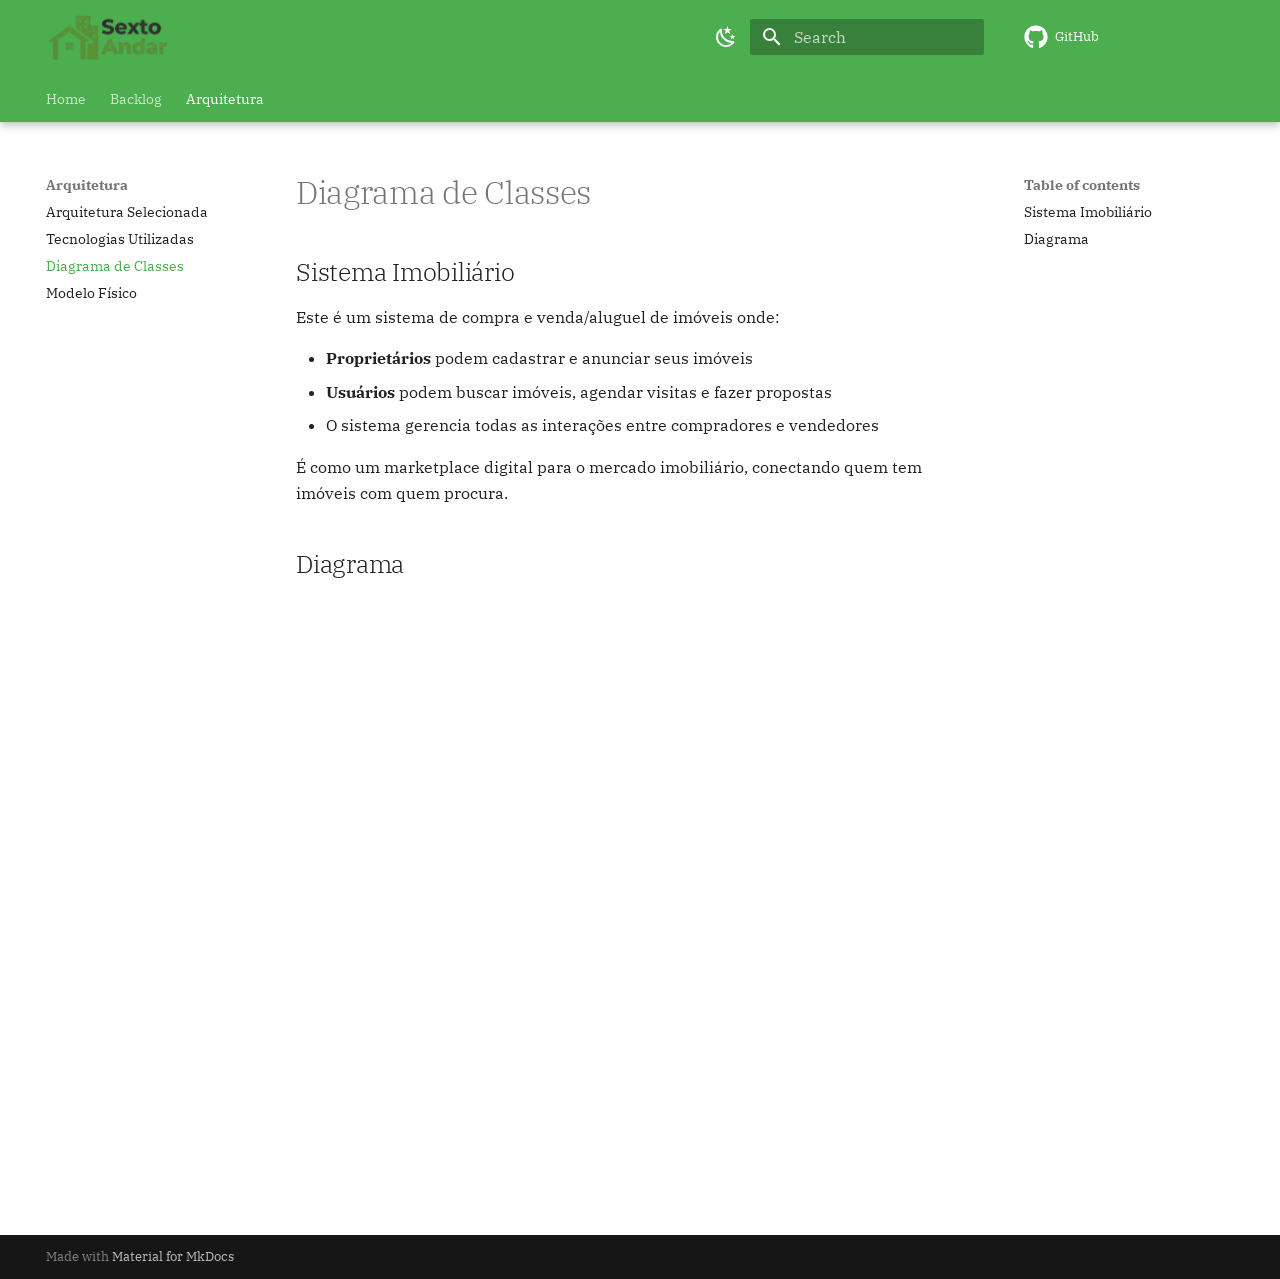
<file: diagramas/diagrama-classes/index.html>
<!doctype html>
<html lang="en" class="no-js">
  <head>
    
      <meta charset="utf-8">
      <meta name="viewport" content="width=device-width,initial-scale=1">
      
      
      
      
        <link rel="prev" href="../../arquitetura/tecnologias/">
      
      
        <link rel="next" href="../../arquitetura/modelo-fisico/">
      
      
        
      
      
      <link rel="icon" href="../../assets/images/favicon.png">
      <meta name="generator" content="mkdocs-1.6.1, mkdocs-material-9.7.0">
    
    
      
        <title>Diagrama de Classes - </title>
      
    
    
      <link rel="stylesheet" href="../../assets/stylesheets/main.618322db.min.css">
      
        
        <link rel="stylesheet" href="../../assets/stylesheets/palette.ab4e12ef.min.css">
      
      


    
    
      
    
    
      
        
        
        <link rel="preconnect" href="https://fonts.gstatic.com" crossorigin>
        <link rel="stylesheet" href="https://fonts.googleapis.com/css?family=IBM+Plex+Serif:300,300i,400,400i,700,700i%7CRoboto+Mono:400,400i,700,700i&display=fallback">
        <style>:root{--md-text-font:"IBM Plex Serif";--md-code-font:"Roboto Mono"}</style>
      
    
    
      <link rel="stylesheet" href="../../assets/stylesheets/style.css">
    
    <script>__md_scope=new URL("../..",location),__md_hash=e=>[...e].reduce(((e,_)=>(e<<5)-e+_.charCodeAt(0)),0),__md_get=(e,_=localStorage,t=__md_scope)=>JSON.parse(_.getItem(t.pathname+"."+e)),__md_set=(e,_,t=localStorage,a=__md_scope)=>{try{t.setItem(a.pathname+"."+e,JSON.stringify(_))}catch(e){}}</script>
    
      

    
    
  </head>
  
  
    
    
      
    
    
    
    
    <body dir="ltr" data-md-color-scheme="default" data-md-color-primary="green" data-md-color-accent="white">
  
    
    <input class="md-toggle" data-md-toggle="drawer" type="checkbox" id="__drawer" autocomplete="off">
    <input class="md-toggle" data-md-toggle="search" type="checkbox" id="__search" autocomplete="off">
    <label class="md-overlay" for="__drawer"></label>
    <div data-md-component="skip">
      
        
        <a href="#diagrama-de-classes" class="md-skip">
          Skip to content
        </a>
      
    </div>
    <div data-md-component="announce">
      
    </div>
    
    
      

  

<header class="md-header md-header--shadow md-header--lifted" data-md-component="header">
  <nav class="md-header__inner md-grid" aria-label="Header">
    <a href="../.." title="" class="md-header__button md-logo" aria-label="" data-md-component="logo">
      
  <img src="../../assets/logo.png" alt="logo">

    </a>
    <label class="md-header__button md-icon" for="__drawer">
      
      <svg xmlns="http://www.w3.org/2000/svg" viewBox="0 0 24 24"><path d="M3 6h18v2H3zm0 5h18v2H3zm0 5h18v2H3z"/></svg>
    </label>
    <div class="md-header__title" data-md-component="header-title">
      <div class="md-header__ellipsis">
        <div class="md-header__topic">
          <span class="md-ellipsis">
            
          </span>
        </div>
        <div class="md-header__topic" data-md-component="header-topic">
          <span class="md-ellipsis">
            
              Diagrama de Classes
            
          </span>
        </div>
      </div>
    </div>
    
      
        <form class="md-header__option" data-md-component="palette">
  
    
    
    
    <input class="md-option" data-md-color-media="" data-md-color-scheme="default" data-md-color-primary="green" data-md-color-accent="white"  aria-label="Trocar para modo escuro"  type="radio" name="__palette" id="__palette_0">
    
      <label class="md-header__button md-icon" title="Trocar para modo escuro" for="__palette_1" hidden>
        <svg xmlns="http://www.w3.org/2000/svg" viewBox="0 0 24 24"><path d="m17.75 4.09-2.53 1.94.91 3.06-2.63-1.81-2.63 1.81.91-3.06-2.53-1.94L12.44 4l1.06-3 1.06 3zm3.5 6.91-1.64 1.25.59 1.98-1.7-1.17-1.7 1.17.59-1.98L15.75 11l2.06-.05L18.5 9l.69 1.95zm-2.28 4.95c.83-.08 1.72 1.1 1.19 1.85-.32.45-.66.87-1.08 1.27C15.17 23 8.84 23 4.94 19.07c-3.91-3.9-3.91-10.24 0-14.14.4-.4.82-.76 1.27-1.08.75-.53 1.93.36 1.85 1.19-.27 2.86.69 5.83 2.89 8.02a9.96 9.96 0 0 0 8.02 2.89m-1.64 2.02a12.08 12.08 0 0 1-7.8-3.47c-2.17-2.19-3.33-5-3.49-7.82-2.81 3.14-2.7 7.96.31 10.98 3.02 3.01 7.84 3.12 10.98.31"/></svg>
      </label>
    
  
    
    
    
    <input class="md-option" data-md-color-media="" data-md-color-scheme="slate" data-md-color-primary="green" data-md-color-accent="white"  aria-label="Trocar para modo claro"  type="radio" name="__palette" id="__palette_1">
    
      <label class="md-header__button md-icon" title="Trocar para modo claro" for="__palette_0" hidden>
        <svg xmlns="http://www.w3.org/2000/svg" viewBox="0 0 24 24"><path d="M12 7a5 5 0 0 1 5 5 5 5 0 0 1-5 5 5 5 0 0 1-5-5 5 5 0 0 1 5-5m0 2a3 3 0 0 0-3 3 3 3 0 0 0 3 3 3 3 0 0 0 3-3 3 3 0 0 0-3-3m0-7 2.39 3.42C13.65 5.15 12.84 5 12 5s-1.65.15-2.39.42zM3.34 7l4.16-.35A7.2 7.2 0 0 0 5.94 8.5c-.44.74-.69 1.5-.83 2.29zm.02 10 1.76-3.77a7.131 7.131 0 0 0 2.38 4.14zM20.65 7l-1.77 3.79a7.02 7.02 0 0 0-2.38-4.15zm-.01 10-4.14.36c.59-.51 1.12-1.14 1.54-1.86.42-.73.69-1.5.83-2.29zM12 22l-2.41-3.44c.74.27 1.55.44 2.41.44.82 0 1.63-.17 2.37-.44z"/></svg>
      </label>
    
  
</form>
      
    
    
      <script>var palette=__md_get("__palette");if(palette&&palette.color){if("(prefers-color-scheme)"===palette.color.media){var media=matchMedia("(prefers-color-scheme: light)"),input=document.querySelector(media.matches?"[data-md-color-media='(prefers-color-scheme: light)']":"[data-md-color-media='(prefers-color-scheme: dark)']");palette.color.media=input.getAttribute("data-md-color-media"),palette.color.scheme=input.getAttribute("data-md-color-scheme"),palette.color.primary=input.getAttribute("data-md-color-primary"),palette.color.accent=input.getAttribute("data-md-color-accent")}for(var[key,value]of Object.entries(palette.color))document.body.setAttribute("data-md-color-"+key,value)}</script>
    
    
    
      
      
        <label class="md-header__button md-icon" for="__search">
          
          <svg xmlns="http://www.w3.org/2000/svg" viewBox="0 0 24 24"><path d="M9.5 3A6.5 6.5 0 0 1 16 9.5c0 1.61-.59 3.09-1.56 4.23l.27.27h.79l5 5-1.5 1.5-5-5v-.79l-.27-.27A6.52 6.52 0 0 1 9.5 16 6.5 6.5 0 0 1 3 9.5 6.5 6.5 0 0 1 9.5 3m0 2C7 5 5 7 5 9.5S7 14 9.5 14 14 12 14 9.5 12 5 9.5 5"/></svg>
        </label>
        <div class="md-search" data-md-component="search" role="dialog">
  <label class="md-search__overlay" for="__search"></label>
  <div class="md-search__inner" role="search">
    <form class="md-search__form" name="search">
      <input type="text" class="md-search__input" name="query" aria-label="Search" placeholder="Search" autocapitalize="off" autocorrect="off" autocomplete="off" spellcheck="false" data-md-component="search-query" required>
      <label class="md-search__icon md-icon" for="__search">
        
        <svg xmlns="http://www.w3.org/2000/svg" viewBox="0 0 24 24"><path d="M9.5 3A6.5 6.5 0 0 1 16 9.5c0 1.61-.59 3.09-1.56 4.23l.27.27h.79l5 5-1.5 1.5-5-5v-.79l-.27-.27A6.52 6.52 0 0 1 9.5 16 6.5 6.5 0 0 1 3 9.5 6.5 6.5 0 0 1 9.5 3m0 2C7 5 5 7 5 9.5S7 14 9.5 14 14 12 14 9.5 12 5 9.5 5"/></svg>
        
        <svg xmlns="http://www.w3.org/2000/svg" viewBox="0 0 24 24"><path d="M20 11v2H8l5.5 5.5-1.42 1.42L4.16 12l7.92-7.92L13.5 5.5 8 11z"/></svg>
      </label>
      <nav class="md-search__options" aria-label="Search">
        
        <button type="reset" class="md-search__icon md-icon" title="Clear" aria-label="Clear" tabindex="-1">
          
          <svg xmlns="http://www.w3.org/2000/svg" viewBox="0 0 24 24"><path d="M19 6.41 17.59 5 12 10.59 6.41 5 5 6.41 10.59 12 5 17.59 6.41 19 12 13.41 17.59 19 19 17.59 13.41 12z"/></svg>
        </button>
      </nav>
      
    </form>
    <div class="md-search__output">
      <div class="md-search__scrollwrap" tabindex="0" data-md-scrollfix>
        <div class="md-search-result" data-md-component="search-result">
          <div class="md-search-result__meta">
            Initializing search
          </div>
          <ol class="md-search-result__list" role="presentation"></ol>
        </div>
      </div>
    </div>
  </div>
</div>
      
    
    
      <div class="md-header__source">
        <a href="https://github.com/moonshinerd/sexto-andar-api" title="Go to repository" class="md-source" data-md-component="source">
  <div class="md-source__icon md-icon">
    
    <svg xmlns="http://www.w3.org/2000/svg" viewBox="0 0 512 512"><!--! Font Awesome Free 7.1.0 by @fontawesome - https://fontawesome.com License - https://fontawesome.com/license/free (Icons: CC BY 4.0, Fonts: SIL OFL 1.1, Code: MIT License) Copyright 2025 Fonticons, Inc.--><path d="M173.9 397.4c0 2-2.3 3.6-5.2 3.6-3.3.3-5.6-1.3-5.6-3.6 0-2 2.3-3.6 5.2-3.6 3-.3 5.6 1.3 5.6 3.6m-31.1-4.5c-.7 2 1.3 4.3 4.3 4.9 2.6 1 5.6 0 6.2-2s-1.3-4.3-4.3-5.2c-2.6-.7-5.5.3-6.2 2.3m44.2-1.7c-2.9.7-4.9 2.6-4.6 4.9.3 2 2.9 3.3 5.9 2.6 2.9-.7 4.9-2.6 4.6-4.6-.3-1.9-3-3.2-5.9-2.9M252.8 8C114.1 8 8 113.3 8 252c0 110.9 69.8 205.8 169.5 239.2 12.8 2.3 17.3-5.6 17.3-12.1 0-6.2-.3-40.4-.3-61.4 0 0-70 15-84.7-29.8 0 0-11.4-29.1-27.8-36.6 0 0-22.9-15.7 1.6-15.4 0 0 24.9 2 38.6 25.8 21.9 38.6 58.6 27.5 72.9 20.9 2.3-16 8.8-27.1 16-33.7-55.9-6.2-112.3-14.3-112.3-110.5 0-27.5 7.6-41.3 23.6-58.9-2.6-6.5-11.1-33.3 2.6-67.9 20.9-6.5 69 27 69 27 20-5.6 41.5-8.5 62.8-8.5s42.8 2.9 62.8 8.5c0 0 48.1-33.6 69-27 13.7 34.7 5.2 61.4 2.6 67.9 16 17.7 25.8 31.5 25.8 58.9 0 96.5-58.9 104.2-114.8 110.5 9.2 7.9 17 22.9 17 46.4 0 33.7-.3 75.4-.3 83.6 0 6.5 4.6 14.4 17.3 12.1C436.2 457.8 504 362.9 504 252 504 113.3 391.5 8 252.8 8M105.2 352.9c-1.3 1-1 3.3.7 5.2 1.6 1.6 3.9 2.3 5.2 1 1.3-1 1-3.3-.7-5.2-1.6-1.6-3.9-2.3-5.2-1m-10.8-8.1c-.7 1.3.3 2.9 2.3 3.9 1.6 1 3.6.7 4.3-.7.7-1.3-.3-2.9-2.3-3.9-2-.6-3.6-.3-4.3.7m32.4 35.6c-1.6 1.3-1 4.3 1.3 6.2 2.3 2.3 5.2 2.6 6.5 1 1.3-1.3.7-4.3-1.3-6.2-2.2-2.3-5.2-2.6-6.5-1m-11.4-14.7c-1.6 1-1.6 3.6 0 5.9s4.3 3.3 5.6 2.3c1.6-1.3 1.6-3.9 0-6.2-1.4-2.3-4-3.3-5.6-2"/></svg>
  </div>
  <div class="md-source__repository">
    GitHub
  </div>
</a>
      </div>
    
  </nav>
  
    
      
<nav class="md-tabs" aria-label="Tabs" data-md-component="tabs">
  <div class="md-grid">
    <ul class="md-tabs__list">
      
        
  
  
  
  
    <li class="md-tabs__item">
      <a href="../.." class="md-tabs__link">
        
  
  
    
  
  Home

      </a>
    </li>
  

      
        
  
  
  
  
    
    
      <li class="md-tabs__item">
        <a href="../../backlog/userStories/" class="md-tabs__link">
          
  
  
  Backlog

        </a>
      </li>
    
  

      
        
  
  
  
    
  
  
    
    
      <li class="md-tabs__item md-tabs__item--active">
        <a href="../../arquitetura/arquitetura-selecionada/" class="md-tabs__link">
          
  
  
  Arquitetura

        </a>
      </li>
    
  

      
    </ul>
  </div>
</nav>
    
  
</header>
    
    <div class="md-container" data-md-component="container">
      
      
        
      
      <main class="md-main" data-md-component="main">
        <div class="md-main__inner md-grid">
          
            
              
              <div class="md-sidebar md-sidebar--primary" data-md-component="sidebar" data-md-type="navigation" >
                <div class="md-sidebar__scrollwrap">
                  <div class="md-sidebar__inner">
                    


  


<nav class="md-nav md-nav--primary md-nav--lifted" aria-label="Navigation" data-md-level="0">
  <label class="md-nav__title" for="__drawer">
    <a href="../.." title="" class="md-nav__button md-logo" aria-label="" data-md-component="logo">
      
  <img src="../../assets/logo.png" alt="logo">

    </a>
    
  </label>
  
    <div class="md-nav__source">
      <a href="https://github.com/moonshinerd/sexto-andar-api" title="Go to repository" class="md-source" data-md-component="source">
  <div class="md-source__icon md-icon">
    
    <svg xmlns="http://www.w3.org/2000/svg" viewBox="0 0 512 512"><!--! Font Awesome Free 7.1.0 by @fontawesome - https://fontawesome.com License - https://fontawesome.com/license/free (Icons: CC BY 4.0, Fonts: SIL OFL 1.1, Code: MIT License) Copyright 2025 Fonticons, Inc.--><path d="M173.9 397.4c0 2-2.3 3.6-5.2 3.6-3.3.3-5.6-1.3-5.6-3.6 0-2 2.3-3.6 5.2-3.6 3-.3 5.6 1.3 5.6 3.6m-31.1-4.5c-.7 2 1.3 4.3 4.3 4.9 2.6 1 5.6 0 6.2-2s-1.3-4.3-4.3-5.2c-2.6-.7-5.5.3-6.2 2.3m44.2-1.7c-2.9.7-4.9 2.6-4.6 4.9.3 2 2.9 3.3 5.9 2.6 2.9-.7 4.9-2.6 4.6-4.6-.3-1.9-3-3.2-5.9-2.9M252.8 8C114.1 8 8 113.3 8 252c0 110.9 69.8 205.8 169.5 239.2 12.8 2.3 17.3-5.6 17.3-12.1 0-6.2-.3-40.4-.3-61.4 0 0-70 15-84.7-29.8 0 0-11.4-29.1-27.8-36.6 0 0-22.9-15.7 1.6-15.4 0 0 24.9 2 38.6 25.8 21.9 38.6 58.6 27.5 72.9 20.9 2.3-16 8.8-27.1 16-33.7-55.9-6.2-112.3-14.3-112.3-110.5 0-27.5 7.6-41.3 23.6-58.9-2.6-6.5-11.1-33.3 2.6-67.9 20.9-6.5 69 27 69 27 20-5.6 41.5-8.5 62.8-8.5s42.8 2.9 62.8 8.5c0 0 48.1-33.6 69-27 13.7 34.7 5.2 61.4 2.6 67.9 16 17.7 25.8 31.5 25.8 58.9 0 96.5-58.9 104.2-114.8 110.5 9.2 7.9 17 22.9 17 46.4 0 33.7-.3 75.4-.3 83.6 0 6.5 4.6 14.4 17.3 12.1C436.2 457.8 504 362.9 504 252 504 113.3 391.5 8 252.8 8M105.2 352.9c-1.3 1-1 3.3.7 5.2 1.6 1.6 3.9 2.3 5.2 1 1.3-1 1-3.3-.7-5.2-1.6-1.6-3.9-2.3-5.2-1m-10.8-8.1c-.7 1.3.3 2.9 2.3 3.9 1.6 1 3.6.7 4.3-.7.7-1.3-.3-2.9-2.3-3.9-2-.6-3.6-.3-4.3.7m32.4 35.6c-1.6 1.3-1 4.3 1.3 6.2 2.3 2.3 5.2 2.6 6.5 1 1.3-1.3.7-4.3-1.3-6.2-2.2-2.3-5.2-2.6-6.5-1m-11.4-14.7c-1.6 1-1.6 3.6 0 5.9s4.3 3.3 5.6 2.3c1.6-1.3 1.6-3.9 0-6.2-1.4-2.3-4-3.3-5.6-2"/></svg>
  </div>
  <div class="md-source__repository">
    GitHub
  </div>
</a>
    </div>
  
  <ul class="md-nav__list" data-md-scrollfix>
    
      
      
  
  
  
  
    <li class="md-nav__item">
      <a href="../.." class="md-nav__link">
        
  
  
  <span class="md-ellipsis">
    
  
    Home
  

    
  </span>
  
  

      </a>
    </li>
  

    
      
      
  
  
  
  
    
    
    
    
      
      
    
    
    <li class="md-nav__item md-nav__item--nested">
      
        
        
        <input class="md-nav__toggle md-toggle " type="checkbox" id="__nav_2" >
        
          
          <label class="md-nav__link" for="__nav_2" id="__nav_2_label" tabindex="0">
            
  
  
  <span class="md-ellipsis">
    
  
    Backlog
  

    
  </span>
  
  

            <span class="md-nav__icon md-icon"></span>
          </label>
        
        <nav class="md-nav" data-md-level="1" aria-labelledby="__nav_2_label" aria-expanded="false">
          <label class="md-nav__title" for="__nav_2">
            <span class="md-nav__icon md-icon"></span>
            
  
    Backlog
  

          </label>
          <ul class="md-nav__list" data-md-scrollfix>
            
              
                
  
  
  
  
    <li class="md-nav__item">
      <a href="../../backlog/userStories/" class="md-nav__link">
        
  
  
  <span class="md-ellipsis">
    
  
    Histórias de Usuário
  

    
  </span>
  
  

      </a>
    </li>
  

              
            
          </ul>
        </nav>
      
    </li>
  

    
      
      
  
  
    
  
  
  
    
    
    
    
      
        
        
      
      
    
    
    <li class="md-nav__item md-nav__item--active md-nav__item--section md-nav__item--nested">
      
        
        
        <input class="md-nav__toggle md-toggle " type="checkbox" id="__nav_3" checked>
        
          
          <label class="md-nav__link" for="__nav_3" id="__nav_3_label" tabindex="">
            
  
  
  <span class="md-ellipsis">
    
  
    Arquitetura
  

    
  </span>
  
  

            <span class="md-nav__icon md-icon"></span>
          </label>
        
        <nav class="md-nav" data-md-level="1" aria-labelledby="__nav_3_label" aria-expanded="true">
          <label class="md-nav__title" for="__nav_3">
            <span class="md-nav__icon md-icon"></span>
            
  
    Arquitetura
  

          </label>
          <ul class="md-nav__list" data-md-scrollfix>
            
              
                
  
  
  
  
    <li class="md-nav__item">
      <a href="../../arquitetura/arquitetura-selecionada/" class="md-nav__link">
        
  
  
  <span class="md-ellipsis">
    
  
    Arquitetura Selecionada
  

    
  </span>
  
  

      </a>
    </li>
  

              
            
              
                
  
  
  
  
    <li class="md-nav__item">
      <a href="../../arquitetura/tecnologias/" class="md-nav__link">
        
  
  
  <span class="md-ellipsis">
    
  
    Tecnologias Utilizadas
  

    
  </span>
  
  

      </a>
    </li>
  

              
            
              
                
  
  
    
  
  
  
    <li class="md-nav__item md-nav__item--active">
      
      <input class="md-nav__toggle md-toggle" type="checkbox" id="__toc">
      
      
        
      
      
        <label class="md-nav__link md-nav__link--active" for="__toc">
          
  
  
  <span class="md-ellipsis">
    
  
    Diagrama de Classes
  

    
  </span>
  
  

          <span class="md-nav__icon md-icon"></span>
        </label>
      
      <a href="./" class="md-nav__link md-nav__link--active">
        
  
  
  <span class="md-ellipsis">
    
  
    Diagrama de Classes
  

    
  </span>
  
  

      </a>
      
        

<nav class="md-nav md-nav--secondary" aria-label="Table of contents">
  
  
  
    
  
  
    <label class="md-nav__title" for="__toc">
      <span class="md-nav__icon md-icon"></span>
      Table of contents
    </label>
    <ul class="md-nav__list" data-md-component="toc" data-md-scrollfix>
      
        <li class="md-nav__item">
  <a href="#sistema-imobiliario" class="md-nav__link">
    <span class="md-ellipsis">
      
        Sistema Imobiliário
      
    </span>
  </a>
  
</li>
      
        <li class="md-nav__item">
  <a href="#diagrama" class="md-nav__link">
    <span class="md-ellipsis">
      
        Diagrama
      
    </span>
  </a>
  
</li>
      
    </ul>
  
</nav>
      
    </li>
  

              
            
              
                
  
  
  
  
    <li class="md-nav__item">
      <a href="../../arquitetura/modelo-fisico/" class="md-nav__link">
        
  
  
  <span class="md-ellipsis">
    
  
    Modelo Físico
  

    
  </span>
  
  

      </a>
    </li>
  

              
            
          </ul>
        </nav>
      
    </li>
  

    
  </ul>
</nav>
                  </div>
                </div>
              </div>
            
            
              
              <div class="md-sidebar md-sidebar--secondary" data-md-component="sidebar" data-md-type="toc" >
                <div class="md-sidebar__scrollwrap">
                  <div class="md-sidebar__inner">
                    

<nav class="md-nav md-nav--secondary" aria-label="Table of contents">
  
  
  
    
  
  
    <label class="md-nav__title" for="__toc">
      <span class="md-nav__icon md-icon"></span>
      Table of contents
    </label>
    <ul class="md-nav__list" data-md-component="toc" data-md-scrollfix>
      
        <li class="md-nav__item">
  <a href="#sistema-imobiliario" class="md-nav__link">
    <span class="md-ellipsis">
      
        Sistema Imobiliário
      
    </span>
  </a>
  
</li>
      
        <li class="md-nav__item">
  <a href="#diagrama" class="md-nav__link">
    <span class="md-ellipsis">
      
        Diagrama
      
    </span>
  </a>
  
</li>
      
    </ul>
  
</nav>
                  </div>
                </div>
              </div>
            
          
          
            <div class="md-content" data-md-component="content">
              
              <article class="md-content__inner md-typeset">
                
                  


  
  


<h1 id="diagrama-de-classes">Diagrama de Classes</h1>
<h2 id="sistema-imobiliario">Sistema Imobiliário</h2>
<p>Este é um sistema de compra e venda/aluguel de imóveis onde:</p>
<ul>
<li><strong>Proprietários</strong> podem cadastrar e anunciar seus imóveis</li>
<li><strong>Usuários</strong> podem buscar imóveis, agendar visitas e fazer propostas</li>
<li>O sistema gerencia todas as interações entre compradores e vendedores</li>
</ul>
<p>É como um marketplace digital para o mercado imobiliário, conectando quem tem imóveis com quem procura.</p>
<h2 id="diagrama">Diagrama</h2>
<iframe frameborder="0" style="width:100%;height:606px;" src="https://viewer.diagrams.net/?tags=%7B%7D&lightbox=1&highlight=000000&edit=_blank&layers=1&nav=1&title=sextoAndar.drawio&dark=auto#Uhttps%3A%2F%2Fdrive.google.com%2Fuc%3Fid%3D1czhcvyhd-4xzXKPgRcarmGn223SelN_o%26export%3Ddownload"></iframe>












                
              </article>
            </div>
          
          
<script>var target=document.getElementById(location.hash.slice(1));target&&target.name&&(target.checked=target.name.startsWith("__tabbed_"))</script>
        </div>
        
      </main>
      
        <footer class="md-footer">
  
  <div class="md-footer-meta md-typeset">
    <div class="md-footer-meta__inner md-grid">
      <div class="md-copyright">
  
  
    Made with
    <a href="https://squidfunk.github.io/mkdocs-material/" target="_blank" rel="noopener">
      Material for MkDocs
    </a>
  
</div>
      
    </div>
  </div>
</footer>
      
    </div>
    <div class="md-dialog" data-md-component="dialog">
      <div class="md-dialog__inner md-typeset"></div>
    </div>
    
    
    
      
      
      <script id="__config" type="application/json">{"annotate": null, "base": "../..", "features": ["navigation.tabs", "navigation.tabs.sticky", "content.code.copy"], "search": "../../assets/javascripts/workers/search.7a47a382.min.js", "tags": null, "translations": {"clipboard.copied": "Copied to clipboard", "clipboard.copy": "Copy to clipboard", "search.result.more.one": "1 more on this page", "search.result.more.other": "# more on this page", "search.result.none": "No matching documents", "search.result.one": "1 matching document", "search.result.other": "# matching documents", "search.result.placeholder": "Type to start searching", "search.result.term.missing": "Missing", "select.version": "Select version"}, "version": null}</script>
    
    
      <script src="../../assets/javascripts/bundle.e71a0d61.min.js"></script>
      
    
  </body>
</html>
</file>
<file: assets/stylesheets/style.css>
.md-header__button.md-logo img {
  height: 50px !important;
  width: auto !important;
}
</file>
<file: assets/stylesheets/main.618322db.min.css>
@charset "UTF-8";html{-webkit-text-size-adjust:none;-moz-text-size-adjust:none;text-size-adjust:none;box-sizing:border-box}*,:after,:before{box-sizing:inherit}@media (prefers-reduced-motion){*,:after,:before{transition:none!important}}body{margin:0}a,button,input,label{-webkit-tap-highlight-color:transparent}a{color:inherit;text-decoration:none}hr{border:0;box-sizing:initial;display:block;height:.05rem;overflow:visible;padding:0}small{font-size:80%}sub,sup{line-height:1em}img{border-style:none}table{border-collapse:initial;border-spacing:0}td,th{font-weight:400;vertical-align:top}button{background:#0000;border:0;font-family:inherit;font-size:inherit;margin:0;padding:0}input{border:0;outline:none}:root{--md-primary-fg-color:#4051b5;--md-primary-fg-color--light:#5d6cc0;--md-primary-fg-color--dark:#303fa1;--md-primary-bg-color:#fff;--md-primary-bg-color--light:#ffffffb3;--md-accent-fg-color:#526cfe;--md-accent-fg-color--transparent:#526cfe1a;--md-accent-bg-color:#fff;--md-accent-bg-color--light:#ffffffb3}[data-md-color-scheme=default]{color-scheme:light}[data-md-color-scheme=default] img[src$="#gh-dark-mode-only"],[data-md-color-scheme=default] img[src$="#only-dark"]{display:none}:root,[data-md-color-scheme=default]{--md-hue:225deg;--md-default-fg-color:#000000de;--md-default-fg-color--light:#0000008a;--md-default-fg-color--lighter:#00000052;--md-default-fg-color--lightest:#00000012;--md-default-bg-color:#fff;--md-default-bg-color--light:#ffffffb3;--md-default-bg-color--lighter:#ffffff4d;--md-default-bg-color--lightest:#ffffff1f;--md-code-fg-color:#36464e;--md-code-bg-color:#f5f5f5;--md-code-bg-color--light:#f5f5f5b3;--md-code-bg-color--lighter:#f5f5f54d;--md-code-hl-color:#4287ff;--md-code-hl-color--light:#4287ff1a;--md-code-hl-number-color:#d52a2a;--md-code-hl-special-color:#db1457;--md-code-hl-function-color:#a846b9;--md-code-hl-constant-color:#6e59d9;--md-code-hl-keyword-color:#3f6ec6;--md-code-hl-string-color:#1c7d4d;--md-code-hl-name-color:var(--md-code-fg-color);--md-code-hl-operator-color:var(--md-default-fg-color--light);--md-code-hl-punctuation-color:var(--md-default-fg-color--light);--md-code-hl-comment-color:var(--md-default-fg-color--light);--md-code-hl-generic-color:var(--md-default-fg-color--light);--md-code-hl-variable-color:var(--md-default-fg-color--light);--md-typeset-color:var(--md-default-fg-color);--md-typeset-a-color:var(--md-primary-fg-color);--md-typeset-del-color:#f5503d26;--md-typeset-ins-color:#0bd57026;--md-typeset-kbd-color:#fafafa;--md-typeset-kbd-accent-color:#fff;--md-typeset-kbd-border-color:#b8b8b8;--md-typeset-mark-color:#ffff0080;--md-typeset-table-color:#0000001f;--md-typeset-table-color--light:rgba(0,0,0,.035);--md-admonition-fg-color:var(--md-default-fg-color);--md-admonition-bg-color:var(--md-default-bg-color);--md-warning-fg-color:#000000de;--md-warning-bg-color:#ff9;--md-footer-fg-color:#fff;--md-footer-fg-color--light:#ffffffb3;--md-footer-fg-color--lighter:#ffffff73;--md-footer-bg-color:#000000de;--md-footer-bg-color--dark:#00000052;--md-shadow-z1:0 0.2rem 0.5rem #0000000d,0 0 0.05rem #0000001a;--md-shadow-z2:0 0.2rem 0.5rem #0000001a,0 0 0.05rem #00000040;--md-shadow-z3:0 0.2rem 0.5rem #0003,0 0 0.05rem #00000059}.md-icon svg{fill:currentcolor;display:block;height:1.2rem;width:1.2rem}body{-webkit-font-smoothing:antialiased;-moz-osx-font-smoothing:grayscale;--md-text-font-family:var(--md-text-font,_),-apple-system,BlinkMacSystemFont,Helvetica,Arial,sans-serif;--md-code-font-family:var(--md-code-font,_),SFMono-Regular,Consolas,Menlo,monospace}aside,body,input{font-feature-settings:"kern","liga";color:var(--md-typeset-color);font-family:var(--md-text-font-family)}code,kbd,pre{font-feature-settings:"kern";font-family:var(--md-code-font-family)}:root{--md-typeset-table-sort-icon:url('data:image/svg+xml;charset=utf-8,<svg xmlns="http://www.w3.org/2000/svg" viewBox="0 0 24 24"><path d="m18 21-4-4h3V7h-3l4-4 4 4h-3v10h3M2 19v-2h10v2M2 13v-2h7v2M2 7V5h4v2z"/></svg>');--md-typeset-table-sort-icon--asc:url('data:image/svg+xml;charset=utf-8,<svg xmlns="http://www.w3.org/2000/svg" viewBox="0 0 24 24"><path d="M19 17h3l-4 4-4-4h3V3h2M2 17h10v2H2M6 5v2H2V5m0 6h7v2H2z"/></svg>');--md-typeset-table-sort-icon--desc:url('data:image/svg+xml;charset=utf-8,<svg xmlns="http://www.w3.org/2000/svg" viewBox="0 0 24 24"><path d="M19 7h3l-4-4-4 4h3v14h2M2 17h10v2H2M6 5v2H2V5m0 6h7v2H2z"/></svg>')}.md-typeset{-webkit-print-color-adjust:exact;color-adjust:exact;font-size:.8rem;line-height:1.6;overflow-wrap:break-word}@media print{.md-typeset{font-size:.68rem}}.md-typeset blockquote,.md-typeset dl,.md-typeset figure,.md-typeset ol,.md-typeset pre,.md-typeset ul{margin-bottom:1em;margin-top:1em}.md-typeset h1{color:var(--md-default-fg-color--light);font-size:2em;line-height:1.3;margin:0 0 1.25em}.md-typeset h1,.md-typeset h2{font-weight:300;letter-spacing:-.01em}.md-typeset h2{font-size:1.5625em;line-height:1.4;margin:1.6em 0 .64em}.md-typeset h3{font-size:1.25em;font-weight:400;letter-spacing:-.01em;line-height:1.5;margin:1.6em 0 .8em}.md-typeset h2+h3{margin-top:.8em}.md-typeset h4{font-weight:700;letter-spacing:-.01em;margin:1em 0}.md-typeset h5,.md-typeset h6{color:var(--md-default-fg-color--light);font-size:.8em;font-weight:700;letter-spacing:-.01em;margin:1.25em 0}.md-typeset h5{text-transform:uppercase}.md-typeset h5 code{text-transform:none}.md-typeset hr{border-bottom:.05rem solid var(--md-default-fg-color--lightest);display:flow-root;margin:1.5em 0}.md-typeset a{color:var(--md-typeset-a-color);word-break:break-word}.md-typeset a,.md-typeset a:before{transition:color 125ms}.md-typeset a:focus,.md-typeset a:hover{color:var(--md-accent-fg-color)}.md-typeset a:focus code,.md-typeset a:hover code{background-color:var(--md-accent-fg-color--transparent);color:var(--md-accent-fg-color)}.md-typeset a code{color:var(--md-typeset-a-color)}.md-typeset a.focus-visible{outline-color:var(--md-accent-fg-color);outline-offset:.2rem}.md-typeset code,.md-typeset kbd,.md-typeset pre{color:var(--md-code-fg-color);direction:ltr;font-variant-ligatures:none;transition:background-color 125ms}@media print{.md-typeset code,.md-typeset kbd,.md-typeset pre{white-space:pre-wrap}}.md-typeset code{background-color:var(--md-code-bg-color);border-radius:.1rem;-webkit-box-decoration-break:clone;box-decoration-break:clone;font-size:.85em;padding:0 .2941176471em;transition:color 125ms,background-color 125ms;word-break:break-word}.md-typeset code:not(.focus-visible){-webkit-tap-highlight-color:transparent;outline:none}.md-typeset pre{display:flow-root;line-height:1.4;position:relative}.md-typeset pre>code{-webkit-box-decoration-break:slice;box-decoration-break:slice;box-shadow:none;display:block;margin:0;outline-color:var(--md-accent-fg-color);overflow:auto;padding:.7720588235em 1.1764705882em;scrollbar-color:var(--md-default-fg-color--lighter) #0000;scrollbar-width:thin;touch-action:auto;word-break:normal}.md-typeset pre>code:hover{scrollbar-color:var(--md-accent-fg-color) #0000}.md-typeset pre>code::-webkit-scrollbar{height:.2rem;width:.2rem}.md-typeset pre>code::-webkit-scrollbar-thumb{background-color:var(--md-default-fg-color--lighter)}.md-typeset pre>code::-webkit-scrollbar-thumb:hover{background-color:var(--md-accent-fg-color)}.md-typeset kbd{background-color:var(--md-typeset-kbd-color);border-radius:.1rem;box-shadow:0 .1rem 0 .05rem var(--md-typeset-kbd-border-color),0 .1rem 0 var(--md-typeset-kbd-border-color),0 -.1rem .2rem var(--md-typeset-kbd-accent-color) inset;color:var(--md-default-fg-color);display:inline-block;font-size:.75em;padding:0 .6666666667em;vertical-align:text-top;word-break:break-word}.md-typeset mark{background-color:var(--md-typeset-mark-color);-webkit-box-decoration-break:clone;box-decoration-break:clone;color:inherit;word-break:break-word}.md-typeset abbr{cursor:help;text-decoration:none}.md-typeset [data-preview],.md-typeset abbr{border-bottom:.05rem dotted var(--md-default-fg-color--light)}.md-typeset small{opacity:.75}[dir=ltr] .md-typeset sub,[dir=ltr] .md-typeset sup{margin-left:.078125em}[dir=rtl] .md-typeset sub,[dir=rtl] .md-typeset sup{margin-right:.078125em}[dir=ltr] .md-typeset blockquote{padding-left:.6rem}[dir=rtl] .md-typeset blockquote{padding-right:.6rem}[dir=ltr] .md-typeset blockquote{border-left:.2rem solid var(--md-default-fg-color--lighter)}[dir=rtl] .md-typeset blockquote{border-right:.2rem solid var(--md-default-fg-color--lighter)}.md-typeset blockquote{color:var(--md-default-fg-color--light);margin-left:0;margin-right:0}.md-typeset ul{list-style-type:disc}.md-typeset ul[type]{list-style-type:revert-layer}[dir=ltr] .md-typeset ol,[dir=ltr] .md-typeset ul{margin-left:.625em}[dir=rtl] .md-typeset ol,[dir=rtl] .md-typeset ul{margin-right:.625em}.md-typeset ol,.md-typeset ul{padding:0}.md-typeset ol:not([hidden]),.md-typeset ul:not([hidden]){display:flow-root}.md-typeset ol ol,.md-typeset ul ol{list-style-type:lower-alpha}.md-typeset ol ol ol,.md-typeset ul ol ol{list-style-type:lower-roman}.md-typeset ol ol ol ol,.md-typeset ul ol ol ol{list-style-type:upper-alpha}.md-typeset ol ol ol ol ol,.md-typeset ul ol ol ol ol{list-style-type:upper-roman}.md-typeset ol[type],.md-typeset ul[type]{list-style-type:revert-layer}[dir=ltr] .md-typeset ol li,[dir=ltr] .md-typeset ul li{margin-left:1.25em}[dir=rtl] .md-typeset ol li,[dir=rtl] .md-typeset ul li{margin-right:1.25em}.md-typeset ol li,.md-typeset ul li{margin-bottom:.5em}.md-typeset ol li blockquote,.md-typeset ol li p,.md-typeset ul li blockquote,.md-typeset ul li p{margin:.5em 0}.md-typeset ol li:last-child,.md-typeset ul li:last-child{margin-bottom:0}[dir=ltr] .md-typeset ol li ol,[dir=ltr] .md-typeset ol li ul,[dir=ltr] .md-typeset ul li ol,[dir=ltr] .md-typeset ul li ul{margin-left:.625em}[dir=rtl] .md-typeset ol li ol,[dir=rtl] .md-typeset ol li ul,[dir=rtl] .md-typeset ul li ol,[dir=rtl] .md-typeset ul li ul{margin-right:.625em}.md-typeset ol li ol,.md-typeset ol li ul,.md-typeset ul li ol,.md-typeset ul li ul{margin-bottom:.5em;margin-top:.5em}[dir=ltr] .md-typeset dd{margin-left:1.875em}[dir=rtl] .md-typeset dd{margin-right:1.875em}.md-typeset dd{margin-bottom:1.5em;margin-top:1em}.md-typeset img,.md-typeset svg,.md-typeset video{height:auto;max-width:100%}.md-typeset img[align=left]{margin:1em 1em 1em 0}.md-typeset img[align=right]{margin:1em 0 1em 1em}.md-typeset img[align]:only-child{margin-top:0}.md-typeset figure{display:flow-root;margin:1em auto;max-width:100%;text-align:center;width:fit-content}.md-typeset figure img{display:block;margin:0 auto}.md-typeset figcaption{font-style:italic;margin:1em auto;max-width:24rem}.md-typeset iframe{max-width:100%}.md-typeset table:not([class]){background-color:var(--md-default-bg-color);border:.05rem solid var(--md-typeset-table-color);border-radius:.1rem;display:inline-block;font-size:.64rem;max-width:100%;overflow:auto;touch-action:auto}@media print{.md-typeset table:not([class]){display:table}}.md-typeset table:not([class])+*{margin-top:1.5em}.md-typeset table:not([class]) td>:first-child,.md-typeset table:not([class]) th>:first-child{margin-top:0}.md-typeset table:not([class]) td>:last-child,.md-typeset table:not([class]) th>:last-child{margin-bottom:0}.md-typeset table:not([class]) td:not([align]),.md-typeset table:not([class]) th:not([align]){text-align:left}[dir=rtl] .md-typeset table:not([class]) td:not([align]),[dir=rtl] .md-typeset table:not([class]) th:not([align]){text-align:right}.md-typeset table:not([class]) th{font-weight:700;min-width:5rem;padding:.9375em 1.25em;vertical-align:top}.md-typeset table:not([class]) td{border-top:.05rem solid var(--md-typeset-table-color);padding:.9375em 1.25em;vertical-align:top}.md-typeset table:not([class]) tbody tr{transition:background-color 125ms}.md-typeset table:not([class]) tbody tr:hover{background-color:var(--md-typeset-table-color--light);box-shadow:0 .05rem 0 var(--md-default-bg-color) inset}.md-typeset table:not([class]) a{word-break:normal}.md-typeset table th[role=columnheader]{cursor:pointer}[dir=ltr] .md-typeset table th[role=columnheader]:after{margin-left:.5em}[dir=rtl] .md-typeset table th[role=columnheader]:after{margin-right:.5em}.md-typeset table th[role=columnheader]:after{content:"";display:inline-block;height:1.2em;-webkit-mask-image:var(--md-typeset-table-sort-icon);mask-image:var(--md-typeset-table-sort-icon);-webkit-mask-repeat:no-repeat;mask-repeat:no-repeat;-webkit-mask-size:contain;mask-size:contain;transition:background-color 125ms;vertical-align:text-bottom;width:1.2em}.md-typeset table th[role=columnheader]:hover:after{background-color:var(--md-default-fg-color--lighter)}.md-typeset table th[role=columnheader][aria-sort=ascending]:after{background-color:var(--md-default-fg-color--light);-webkit-mask-image:var(--md-typeset-table-sort-icon--asc);mask-image:var(--md-typeset-table-sort-icon--asc)}.md-typeset table th[role=columnheader][aria-sort=descending]:after{background-color:var(--md-default-fg-color--light);-webkit-mask-image:var(--md-typeset-table-sort-icon--desc);mask-image:var(--md-typeset-table-sort-icon--desc)}.md-typeset__scrollwrap{margin:1em -.8rem;overflow-x:auto;touch-action:auto}.md-typeset__table{display:inline-block;margin-bottom:.5em;padding:0 .8rem}@media print{.md-typeset__table{display:block}}html .md-typeset__table table{display:table;margin:0;overflow:hidden;width:100%}@media screen and (max-width:44.984375em){.md-content__inner>pre{margin:1em -.8rem}.md-content__inner>pre code{border-radius:0}}.md-typeset .md-author{border-radius:100%;display:block;flex-shrink:0;height:1.6rem;overflow:hidden;position:relative;transition:color 125ms,transform 125ms;width:1.6rem}.md-typeset .md-author img{display:block}.md-typeset .md-author--more{background:var(--md-default-fg-color--lightest);color:var(--md-default-fg-color--lighter);font-size:.6rem;font-weight:700;line-height:1.6rem;text-align:center}.md-typeset .md-author--long{height:2.4rem;width:2.4rem}.md-typeset a.md-author{transform:scale(1)}.md-typeset a.md-author img{border-radius:100%;filter:grayscale(100%) opacity(75%);transition:filter 125ms}.md-typeset a.md-author:focus,.md-typeset a.md-author:hover{transform:scale(1.1);z-index:1}.md-typeset a.md-author:focus img,.md-typeset a.md-author:hover img{filter:grayscale(0)}.md-banner{background-color:var(--md-footer-bg-color);color:var(--md-footer-fg-color);overflow:auto}@media print{.md-banner{display:none}}.md-banner--warning{background-color:var(--md-warning-bg-color);color:var(--md-warning-fg-color)}.md-banner__inner{font-size:.7rem;margin:.6rem auto;padding:0 .8rem}[dir=ltr] .md-banner__button{float:right}[dir=rtl] .md-banner__button{float:left}.md-banner__button{color:inherit;cursor:pointer;transition:opacity .25s}.no-js .md-banner__button{display:none}.md-banner__button:hover{opacity:.7}html{font-size:125%;height:100%;overflow-x:hidden}@media screen and (min-width:100em){html{font-size:137.5%}}@media screen and (min-width:125em){html{font-size:150%}}body{background-color:var(--md-default-bg-color);display:flex;flex-direction:column;font-size:.5rem;min-height:100%;position:relative;width:100%}@media print{body{display:block}}@media screen and (max-width:59.984375em){body[data-md-scrolllock]{position:fixed}}.md-grid{margin-left:auto;margin-right:auto;max-width:61rem}.md-container{display:flex;flex-direction:column;flex-grow:1}@media print{.md-container{display:block}}.md-main{flex-grow:1}.md-main__inner{display:flex;height:100%;margin-top:1.5rem}.md-ellipsis{overflow:hidden;text-overflow:ellipsis}.md-toggle{display:none}.md-option{height:0;opacity:0;position:absolute;width:0}.md-option:checked+label:not([hidden]){display:block}.md-option.focus-visible+label{outline-color:var(--md-accent-fg-color);outline-style:auto}.md-skip{background-color:var(--md-default-fg-color);border-radius:.1rem;color:var(--md-default-bg-color);font-size:.64rem;margin:.5rem;opacity:0;outline-color:var(--md-accent-fg-color);padding:.3rem .5rem;position:fixed;transform:translateY(.4rem);z-index:-1}.md-skip:focus{opacity:1;transform:translateY(0);transition:transform .25s cubic-bezier(.4,0,.2,1),opacity 175ms 75ms;z-index:10}@page{margin:25mm}:root{--md-clipboard-icon:url('data:image/svg+xml;charset=utf-8,<svg xmlns="http://www.w3.org/2000/svg" viewBox="0 0 24 24"><path d="M19 21H8V7h11m0-2H8a2 2 0 0 0-2 2v14a2 2 0 0 0 2 2h11a2 2 0 0 0 2-2V7a2 2 0 0 0-2-2m-3-4H4a2 2 0 0 0-2 2v14h2V3h12z"/></svg>')}.md-clipboard{border-radius:.1rem;color:var(--md-default-fg-color--lightest);cursor:pointer;height:1.5em;outline-color:var(--md-accent-fg-color);outline-offset:.1rem;transition:color .25s;width:1.5em;z-index:1}@media print{.md-clipboard{display:none}}.md-clipboard:not(.focus-visible){-webkit-tap-highlight-color:transparent;outline:none}:hover>.md-clipboard{color:var(--md-default-fg-color--light)}.md-clipboard:focus,.md-clipboard:hover{color:var(--md-accent-fg-color)}.md-clipboard:after{background-color:currentcolor;content:"";display:block;height:1.125em;margin:0 auto;-webkit-mask-image:var(--md-clipboard-icon);mask-image:var(--md-clipboard-icon);-webkit-mask-position:center;mask-position:center;-webkit-mask-repeat:no-repeat;mask-repeat:no-repeat;-webkit-mask-size:contain;mask-size:contain;width:1.125em}.md-clipboard--inline{cursor:pointer}.md-clipboard--inline code{transition:color .25s,background-color .25s}.md-clipboard--inline:focus code,.md-clipboard--inline:hover code{background-color:var(--md-accent-fg-color--transparent);color:var(--md-accent-fg-color)}:root{--md-code-select-icon:url('data:image/svg+xml;charset=utf-8,<svg xmlns="http://www.w3.org/2000/svg" viewBox="0 0 24 24"><path d="M19 19h-4v2h4c1.1 0 2-.9 2-2v-4h-2m0-12h-4v2h4v4h2V5c0-1.1-.9-2-2-2M5 5h4V3H5c-1.1 0-2 .9-2 2v4h2m0 6H3v4c0 1.1.9 2 2 2h4v-2H5zm2-4h2v2H7zm4 0h2v2h-2zm4 0h2v2h-2zM7 7h2v2H7zm4 0h2v2h-2zm4 0h2v2h-2zm-8 8h2v2H7zm4 0h2v2h-2zm4 0h2v2h-2z"/></svg>');--md-code-copy-icon:url('data:image/svg+xml;charset=utf-8,<svg xmlns="http://www.w3.org/2000/svg" viewBox="0 0 24 24"><path d="M19 21H8V7h11m0-2H8a2 2 0 0 0-2 2v14a2 2 0 0 0 2 2h11a2 2 0 0 0 2-2V7a2 2 0 0 0-2-2m-3-4H4a2 2 0 0 0-2 2v14h2V3h12z"/></svg>')}.md-typeset .md-code__content{display:grid}.md-code__nav{background-color:var(--md-code-bg-color--lighter);border-radius:.1rem;display:flex;gap:.2rem;padding:.2rem;position:absolute;right:.25em;top:.25em;transition:background-color .25s;z-index:1}:hover>.md-code__nav{background-color:var(--md-code-bg-color--light)}.md-code__button{color:var(--md-default-fg-color--lightest);cursor:pointer;display:block;height:1.5em;outline-color:var(--md-accent-fg-color);outline-offset:.1rem;transition:color .25s;width:1.5em}:hover>*>.md-code__button{color:var(--md-default-fg-color--light)}.md-code__button.focus-visible,.md-code__button:hover{color:var(--md-accent-fg-color)}.md-code__button--active{color:var(--md-default-fg-color)!important}.md-code__button:after{background-color:currentcolor;content:"";display:block;height:1.125em;margin:0 auto;-webkit-mask-position:center;mask-position:center;-webkit-mask-repeat:no-repeat;mask-repeat:no-repeat;-webkit-mask-size:contain;mask-size:contain;width:1.125em}.md-code__button[data-md-type=select]:after{-webkit-mask-image:var(--md-code-select-icon);mask-image:var(--md-code-select-icon)}.md-code__button[data-md-type=copy]:after{-webkit-mask-image:var(--md-code-copy-icon);mask-image:var(--md-code-copy-icon)}@keyframes consent{0%{opacity:0;transform:translateY(100%)}to{opacity:1;transform:translateY(0)}}@keyframes overlay{0%{opacity:0}to{opacity:1}}.md-consent__overlay{animation:overlay .25s both;-webkit-backdrop-filter:blur(.1rem);backdrop-filter:blur(.1rem);background-color:#0000008a;height:100%;opacity:1;position:fixed;top:0;width:100%;z-index:5}.md-consent__inner{animation:consent .5s cubic-bezier(.1,.7,.1,1) both;background-color:var(--md-default-bg-color);border:0;border-radius:.1rem;bottom:0;box-shadow:0 0 .2rem #0000001a,0 .2rem .4rem #0003;max-height:100%;overflow:auto;padding:0;position:fixed;width:100%;z-index:5}.md-consent__form{padding:.8rem}.md-consent__settings{display:none;margin:1em 0}input:checked+.md-consent__settings{display:block}.md-consent__controls{margin-bottom:.8rem}.md-typeset .md-consent__controls .md-button{display:inline}@media screen and (max-width:44.984375em){.md-typeset .md-consent__controls .md-button{display:block;margin-top:.4rem;text-align:center;width:100%}}.md-consent label{cursor:pointer}.md-content{flex-grow:1;min-width:0}.md-content__inner{margin:0 .8rem 1.2rem;padding-top:.6rem}@media screen and (min-width:76.25em){[dir=ltr] .md-sidebar--primary:not([hidden])~.md-content>.md-content__inner{margin-left:1.2rem}[dir=ltr] .md-sidebar--secondary:not([hidden])~.md-content>.md-content__inner,[dir=rtl] .md-sidebar--primary:not([hidden])~.md-content>.md-content__inner{margin-right:1.2rem}[dir=rtl] .md-sidebar--secondary:not([hidden])~.md-content>.md-content__inner{margin-left:1.2rem}}.md-content__inner:before{content:"";display:block;height:.4rem}.md-content__inner>:last-child{margin-bottom:0}[dir=ltr] .md-content__button{float:right}[dir=rtl] .md-content__button{float:left}[dir=ltr] .md-content__button{margin-left:.4rem}[dir=rtl] .md-content__button{margin-right:.4rem}.md-content__button{margin:.4rem 0;padding:0}@media print{.md-content__button{display:none}}.md-typeset .md-content__button{color:var(--md-default-fg-color--lighter)}.md-content__button svg{display:inline;vertical-align:top}[dir=rtl] .md-content__button svg{transform:scaleX(-1)}[dir=ltr] .md-dialog{right:.8rem}[dir=rtl] .md-dialog{left:.8rem}.md-dialog{background-color:var(--md-default-fg-color);border-radius:.1rem;bottom:.8rem;box-shadow:var(--md-shadow-z3);min-width:11.1rem;opacity:0;padding:.4rem .6rem;pointer-events:none;position:fixed;transform:translateY(100%);transition:transform 0ms .4s,opacity .4s;z-index:4}@media print{.md-dialog{display:none}}.md-dialog--active{opacity:1;pointer-events:auto;transform:translateY(0);transition:transform .4s cubic-bezier(.075,.85,.175,1),opacity .4s}.md-dialog__inner{color:var(--md-default-bg-color);font-size:.7rem}.md-feedback{margin:2em 0 1em;text-align:center}.md-feedback fieldset{border:none;margin:0;padding:0}.md-feedback__title{font-weight:700;margin:1em auto}.md-feedback__inner{position:relative}.md-feedback__list{display:flex;flex-wrap:wrap;place-content:baseline center;position:relative}.md-feedback__list:hover .md-icon:not(:disabled){color:var(--md-default-fg-color--lighter)}:disabled .md-feedback__list{min-height:1.8rem}.md-feedback__icon{color:var(--md-default-fg-color--light);cursor:pointer;flex-shrink:0;margin:0 .1rem;transition:color 125ms}.md-feedback__icon:not(:disabled).md-icon:hover{color:var(--md-accent-fg-color)}.md-feedback__icon:disabled{color:var(--md-default-fg-color--lightest);pointer-events:none}.md-feedback__note{opacity:0;position:relative;transform:translateY(.4rem);transition:transform .4s cubic-bezier(.1,.7,.1,1),opacity .15s}.md-feedback__note>*{margin:0 auto;max-width:16rem}:disabled .md-feedback__note{opacity:1;transform:translateY(0)}@media print{.md-feedback{display:none}}.md-footer{background-color:var(--md-footer-bg-color);color:var(--md-footer-fg-color)}@media print{.md-footer{display:none}}.md-footer__inner{justify-content:space-between;overflow:auto;padding:.2rem}.md-footer__inner:not([hidden]){display:flex}.md-footer__link{align-items:end;display:flex;flex-grow:0.01;margin-bottom:.4rem;margin-top:1rem;max-width:100%;outline-color:var(--md-accent-fg-color);overflow:hidden;transition:opacity .25s}.md-footer__link:focus,.md-footer__link:hover{opacity:.7}[dir=rtl] .md-footer__link svg{transform:scaleX(-1)}@media screen and (max-width:44.984375em){.md-footer__link--prev{flex-shrink:0}.md-footer__link--prev .md-footer__title{display:none}}[dir=ltr] .md-footer__link--next{margin-left:auto}[dir=rtl] .md-footer__link--next{margin-right:auto}.md-footer__link--next{text-align:right}[dir=rtl] .md-footer__link--next{text-align:left}.md-footer__title{flex-grow:1;font-size:.9rem;margin-bottom:.7rem;max-width:calc(100% - 2.4rem);padding:0 1rem;white-space:nowrap}.md-footer__button{margin:.2rem;padding:.4rem}.md-footer__direction{font-size:.64rem;opacity:.7}.md-footer-meta{background-color:var(--md-footer-bg-color--dark)}.md-footer-meta__inner{display:flex;flex-wrap:wrap;justify-content:space-between;padding:.2rem}html .md-footer-meta.md-typeset a{color:var(--md-footer-fg-color--light)}html .md-footer-meta.md-typeset a:focus,html .md-footer-meta.md-typeset a:hover{color:var(--md-footer-fg-color)}.md-copyright{color:var(--md-footer-fg-color--lighter);font-size:.64rem;margin:auto .6rem;padding:.4rem 0;width:100%}@media screen and (min-width:45em){.md-copyright{width:auto}}.md-copyright__highlight{color:var(--md-footer-fg-color--light)}.md-social{display:inline-flex;gap:.2rem;margin:0 .4rem;padding:.2rem 0 .6rem}@media screen and (min-width:45em){.md-social{padding:.6rem 0}}.md-social__link{display:inline-block;height:1.6rem;text-align:center;width:1.6rem}.md-social__link:before{line-height:1.9}.md-social__link svg{fill:currentcolor;max-height:.8rem;vertical-align:-25%}.md-typeset .md-button{border:.1rem solid;border-radius:.1rem;color:var(--md-primary-fg-color);cursor:pointer;display:inline-block;font-weight:700;padding:.625em 2em;transition:color 125ms,background-color 125ms,border-color 125ms}.md-typeset .md-button--primary{background-color:var(--md-primary-fg-color);border-color:var(--md-primary-fg-color);color:var(--md-primary-bg-color)}.md-typeset .md-button:focus,.md-typeset .md-button:hover{background-color:var(--md-accent-fg-color);border-color:var(--md-accent-fg-color);color:var(--md-accent-bg-color)}[dir=ltr] .md-typeset .md-input{border-top-left-radius:.1rem}[dir=ltr] .md-typeset .md-input,[dir=rtl] .md-typeset .md-input{border-top-right-radius:.1rem}[dir=rtl] .md-typeset .md-input{border-top-left-radius:.1rem}.md-typeset .md-input{border-bottom:.1rem solid var(--md-default-fg-color--lighter);box-shadow:var(--md-shadow-z1);font-size:.8rem;height:1.8rem;padding:0 .6rem;transition:border .25s,box-shadow .25s}.md-typeset .md-input:focus,.md-typeset .md-input:hover{border-bottom-color:var(--md-accent-fg-color);box-shadow:var(--md-shadow-z2)}.md-typeset .md-input--stretch{width:100%}.md-header{background-color:var(--md-primary-fg-color);box-shadow:0 0 .2rem #0000,0 .2rem .4rem #0000;color:var(--md-primary-bg-color);display:block;left:0;position:sticky;right:0;top:0;z-index:4}@media print{.md-header{display:none}}.md-header[hidden]{transform:translateY(-100%);transition:transform .25s cubic-bezier(.8,0,.6,1),box-shadow .25s}.md-header--shadow{box-shadow:0 0 .2rem #0000001a,0 .2rem .4rem #0003;transition:transform .25s cubic-bezier(.1,.7,.1,1),box-shadow .25s}.md-header__inner{align-items:center;display:flex;padding:0 .2rem}.md-header__button{color:currentcolor;cursor:pointer;margin:.2rem;outline-color:var(--md-accent-fg-color);padding:.4rem;position:relative;transition:opacity .25s;vertical-align:middle;z-index:1}.md-header__button:hover{opacity:.7}.md-header__button:not([hidden]){display:inline-block}.md-header__button:not(.focus-visible){-webkit-tap-highlight-color:transparent;outline:none}.md-header__button.md-logo{margin:.2rem;padding:.4rem}@media screen and (max-width:76.234375em){.md-header__button.md-logo{display:none}}.md-header__button.md-logo img,.md-header__button.md-logo svg{fill:currentcolor;display:block;height:1.2rem;width:auto}@media screen and (min-width:60em){.md-header__button[for=__search]{display:none}}.no-js .md-header__button[for=__search]{display:none}[dir=rtl] .md-header__button[for=__search] svg{transform:scaleX(-1)}@media screen and (min-width:76.25em){.md-header__button[for=__drawer]{display:none}}.md-header__topic{display:flex;max-width:100%;position:absolute;transition:transform .4s cubic-bezier(.1,.7,.1,1),opacity .15s;white-space:nowrap}.md-header__topic+.md-header__topic{opacity:0;pointer-events:none;transform:translateX(1.25rem);transition:transform .4s cubic-bezier(1,.7,.1,.1),opacity .15s;z-index:-1}[dir=rtl] .md-header__topic+.md-header__topic{transform:translateX(-1.25rem)}.md-header__topic:first-child{font-weight:700}[dir=ltr] .md-header__title{margin-left:1rem;margin-right:.4rem}[dir=rtl] .md-header__title{margin-left:.4rem;margin-right:1rem}.md-header__title{flex-grow:1;font-size:.9rem;height:2.4rem;line-height:2.4rem}.md-header__title--active .md-header__topic{opacity:0;pointer-events:none;transform:translateX(-1.25rem);transition:transform .4s cubic-bezier(1,.7,.1,.1),opacity .15s;z-index:-1}[dir=rtl] .md-header__title--active .md-header__topic{transform:translateX(1.25rem)}.md-header__title--active .md-header__topic+.md-header__topic{opacity:1;pointer-events:auto;transform:translateX(0);transition:transform .4s cubic-bezier(.1,.7,.1,1),opacity .15s;z-index:0}.md-header__title>.md-header__ellipsis{height:100%;position:relative;width:100%}.md-header__option{display:flex;flex-shrink:0;max-width:100%;transition:max-width 0ms .25s,opacity .25s .25s;white-space:nowrap}[data-md-toggle=search]:checked~.md-header .md-header__option{max-width:0;opacity:0;transition:max-width 0ms,opacity 0ms}.md-header__option>input{bottom:0}.md-header__source{display:none}@media screen and (min-width:60em){[dir=ltr] .md-header__source{margin-left:1rem}[dir=rtl] .md-header__source{margin-right:1rem}.md-header__source{display:block;max-width:11.7rem;width:11.7rem}}@media screen and (min-width:76.25em){[dir=ltr] .md-header__source{margin-left:1.4rem}[dir=rtl] .md-header__source{margin-right:1.4rem}}.md-meta{color:var(--md-default-fg-color--light);font-size:.7rem;line-height:1.3}.md-meta__list{display:inline-flex;flex-wrap:wrap;list-style:none;margin:0;padding:0}.md-meta__item:not(:last-child):after{content:"·";margin-left:.2rem;margin-right:.2rem}.md-meta__link{color:var(--md-typeset-a-color)}.md-meta__link:focus,.md-meta__link:hover{color:var(--md-accent-fg-color)}.md-draft{background-color:#ff1744;border-radius:.125em;color:#fff;display:inline-block;font-weight:700;padding-left:.5714285714em;padding-right:.5714285714em}:root{--md-nav-icon--prev:url('data:image/svg+xml;charset=utf-8,<svg xmlns="http://www.w3.org/2000/svg" viewBox="0 0 24 24"><path d="M20 11v2H8l5.5 5.5-1.42 1.42L4.16 12l7.92-7.92L13.5 5.5 8 11z"/></svg>');--md-nav-icon--next:url('data:image/svg+xml;charset=utf-8,<svg xmlns="http://www.w3.org/2000/svg" viewBox="0 0 24 24"><path d="M8.59 16.58 13.17 12 8.59 7.41 10 6l6 6-6 6z"/></svg>');--md-toc-icon:url('data:image/svg+xml;charset=utf-8,<svg xmlns="http://www.w3.org/2000/svg" viewBox="0 0 24 24"><path d="M3 9h14V7H3zm0 4h14v-2H3zm0 4h14v-2H3zm16 0h2v-2h-2zm0-10v2h2V7zm0 6h2v-2h-2z"/></svg>')}.md-nav{font-size:.7rem;line-height:1.3}.md-nav__title{color:var(--md-default-fg-color--light);display:block;font-weight:700;overflow:hidden;padding:0 .6rem;text-overflow:ellipsis}.md-nav__title .md-nav__button{display:none}.md-nav__title .md-nav__button img{height:100%;width:auto}.md-nav__title .md-nav__button.md-logo img,.md-nav__title .md-nav__button.md-logo svg{fill:currentcolor;display:block;height:2.4rem;max-width:100%;object-fit:contain;width:auto}.md-nav__list{list-style:none;margin:0;padding:0}.md-nav__link{align-items:flex-start;display:flex;gap:.4rem;margin-top:.625em;scroll-snap-align:start;transition:color 125ms}.md-nav__link--passed,.md-nav__link--passed code{color:var(--md-default-fg-color--light)}.md-nav__item .md-nav__link--active,.md-nav__item .md-nav__link--active code{color:var(--md-typeset-a-color)}.md-nav__link .md-ellipsis{position:relative}.md-nav__link .md-ellipsis code{word-break:normal}[dir=ltr] .md-nav__link .md-icon:last-child{margin-left:auto}[dir=rtl] .md-nav__link .md-icon:last-child{margin-right:auto}.md-nav__link .md-typeset{font-size:.7rem;line-height:1.3}.md-nav__link svg{fill:currentcolor;flex-shrink:0;height:1.3em;position:relative}.md-nav__link[for]:focus,.md-nav__link[for]:hover,.md-nav__link[href]:focus,.md-nav__link[href]:hover{color:var(--md-accent-fg-color);cursor:pointer}.md-nav__link[for]:focus code,.md-nav__link[for]:hover code,.md-nav__link[href]:focus code,.md-nav__link[href]:hover code{background-color:var(--md-accent-fg-color--transparent);color:var(--md-accent-fg-color)}.md-nav__link.focus-visible{outline-color:var(--md-accent-fg-color);outline-offset:.2rem}.md-nav--primary .md-nav__link[for=__toc]{display:none}.md-nav--primary .md-nav__link[for=__toc] .md-icon:after{background-color:currentcolor;display:block;height:100%;-webkit-mask-image:var(--md-toc-icon);mask-image:var(--md-toc-icon);width:100%}.md-nav--primary .md-nav__link[for=__toc]~.md-nav{display:none}.md-nav__container>.md-nav__link{margin-top:0}.md-nav__container>.md-nav__link:first-child{flex-grow:1;min-width:0}.md-nav__icon{flex-shrink:0}.md-nav__source{display:none}@media screen and (max-width:76.234375em){.md-nav--primary,.md-nav--primary .md-nav{background-color:var(--md-default-bg-color);display:flex;flex-direction:column;height:100%;left:0;position:absolute;right:0;top:0;z-index:1}.md-nav--primary .md-nav__item,.md-nav--primary .md-nav__title{font-size:.8rem;line-height:1.5}.md-nav--primary .md-nav__title{background-color:var(--md-default-fg-color--lightest);color:var(--md-default-fg-color--light);cursor:pointer;height:5.6rem;line-height:2.4rem;padding:3rem .8rem .2rem;position:relative;white-space:nowrap}[dir=ltr] .md-nav--primary .md-nav__title .md-nav__icon{left:.4rem}[dir=rtl] .md-nav--primary .md-nav__title .md-nav__icon{right:.4rem}.md-nav--primary .md-nav__title .md-nav__icon{display:block;height:1.2rem;margin:.2rem;position:absolute;top:.4rem;width:1.2rem}.md-nav--primary .md-nav__title .md-nav__icon:after{background-color:currentcolor;content:"";display:block;height:100%;-webkit-mask-image:var(--md-nav-icon--prev);mask-image:var(--md-nav-icon--prev);-webkit-mask-position:center;mask-position:center;-webkit-mask-repeat:no-repeat;mask-repeat:no-repeat;-webkit-mask-size:contain;mask-size:contain;width:100%}.md-nav--primary .md-nav__title~.md-nav__list{background-color:var(--md-default-bg-color);box-shadow:0 .05rem 0 var(--md-default-fg-color--lightest) inset;overflow-y:auto;scroll-snap-type:y mandatory;touch-action:pan-y}.md-nav--primary .md-nav__title~.md-nav__list>:first-child{border-top:0}.md-nav--primary .md-nav__title[for=__drawer]{background-color:var(--md-primary-fg-color);color:var(--md-primary-bg-color);font-weight:700}.md-nav--primary .md-nav__title .md-logo{display:block;left:.2rem;margin:.2rem;padding:.4rem;position:absolute;right:.2rem;top:.2rem}.md-nav--primary .md-nav__list{flex:1}.md-nav--primary .md-nav__item{border-top:.05rem solid var(--md-default-fg-color--lightest)}.md-nav--primary .md-nav__item--active>.md-nav__link{color:var(--md-typeset-a-color)}.md-nav--primary .md-nav__item--active>.md-nav__link:focus,.md-nav--primary .md-nav__item--active>.md-nav__link:hover{color:var(--md-accent-fg-color)}.md-nav--primary .md-nav__link{margin-top:0;padding:.6rem .8rem}.md-nav--primary .md-nav__link svg{margin-top:.1em}.md-nav--primary .md-nav__link>.md-nav__link{padding:0}[dir=ltr] .md-nav--primary .md-nav__link .md-nav__icon{margin-right:-.2rem}[dir=rtl] .md-nav--primary .md-nav__link .md-nav__icon{margin-left:-.2rem}.md-nav--primary .md-nav__link .md-nav__icon{font-size:1.2rem;height:1.2rem;width:1.2rem}.md-nav--primary .md-nav__link .md-nav__icon:after{background-color:currentcolor;content:"";display:block;height:100%;-webkit-mask-image:var(--md-nav-icon--next);mask-image:var(--md-nav-icon--next);-webkit-mask-position:center;mask-position:center;-webkit-mask-repeat:no-repeat;mask-repeat:no-repeat;-webkit-mask-size:contain;mask-size:contain;width:100%}[dir=rtl] .md-nav--primary .md-nav__icon:after{transform:scale(-1)}.md-nav--primary .md-nav--secondary .md-nav{background-color:initial;position:static}[dir=ltr] .md-nav--primary .md-nav--secondary .md-nav .md-nav__link{padding-left:1.4rem}[dir=rtl] .md-nav--primary .md-nav--secondary .md-nav .md-nav__link{padding-right:1.4rem}[dir=ltr] .md-nav--primary .md-nav--secondary .md-nav .md-nav .md-nav__link{padding-left:2rem}[dir=rtl] .md-nav--primary .md-nav--secondary .md-nav .md-nav .md-nav__link{padding-right:2rem}[dir=ltr] .md-nav--primary .md-nav--secondary .md-nav .md-nav .md-nav .md-nav__link{padding-left:2.6rem}[dir=rtl] .md-nav--primary .md-nav--secondary .md-nav .md-nav .md-nav .md-nav__link{padding-right:2.6rem}[dir=ltr] .md-nav--primary .md-nav--secondary .md-nav .md-nav .md-nav .md-nav .md-nav__link{padding-left:3.2rem}[dir=rtl] .md-nav--primary .md-nav--secondary .md-nav .md-nav .md-nav .md-nav .md-nav__link{padding-right:3.2rem}.md-nav--secondary{background-color:initial}.md-nav__toggle~.md-nav{display:flex;opacity:0;transform:translateX(100%);transition:transform .25s cubic-bezier(.8,0,.6,1),opacity 125ms 50ms}[dir=rtl] .md-nav__toggle~.md-nav{transform:translateX(-100%)}.md-nav__toggle:checked~.md-nav{opacity:1;transform:translateX(0);transition:transform .25s cubic-bezier(.4,0,.2,1),opacity 125ms 125ms}.md-nav__toggle:checked~.md-nav>.md-nav__list{-webkit-backface-visibility:hidden;backface-visibility:hidden}}@media screen and (max-width:59.984375em){.md-nav--primary .md-nav__link[for=__toc]{display:flex}.md-nav--primary .md-nav__link[for=__toc] .md-icon:after{content:""}.md-nav--primary .md-nav__link[for=__toc]+.md-nav__link{display:none}.md-nav--primary .md-nav__link[for=__toc]~.md-nav{display:flex}.md-nav__source{background-color:var(--md-primary-fg-color--dark);color:var(--md-primary-bg-color);display:block;padding:0 .2rem}}@media screen and (min-width:60em) and (max-width:76.234375em){.md-nav--integrated .md-nav__link[for=__toc]{display:flex}.md-nav--integrated .md-nav__link[for=__toc] .md-icon:after{content:""}.md-nav--integrated .md-nav__link[for=__toc]+.md-nav__link{display:none}.md-nav--integrated .md-nav__link[for=__toc]~.md-nav{display:flex}}@media screen and (min-width:60em){.md-nav{margin-bottom:-.4rem}.md-nav--secondary .md-nav__title{background:var(--md-default-bg-color);box-shadow:0 0 .4rem .4rem var(--md-default-bg-color);position:sticky;top:0;z-index:1}.md-nav--secondary .md-nav__title[for=__toc]{scroll-snap-align:start}.md-nav--secondary .md-nav__title .md-nav__icon{display:none}[dir=ltr] .md-nav--secondary .md-nav__list{padding-left:.6rem}[dir=rtl] .md-nav--secondary .md-nav__list{padding-right:.6rem}.md-nav--secondary .md-nav__list{padding-bottom:.4rem}[dir=ltr] .md-nav--secondary .md-nav__item>.md-nav__link{margin-right:.4rem}[dir=rtl] .md-nav--secondary .md-nav__item>.md-nav__link{margin-left:.4rem}}@media screen and (min-width:76.25em){.md-nav{margin-bottom:-.4rem;transition:max-height .25s cubic-bezier(.86,0,.07,1)}.md-nav--primary .md-nav__title{background:var(--md-default-bg-color);box-shadow:0 0 .4rem .4rem var(--md-default-bg-color);position:sticky;top:0;z-index:1}.md-nav--primary .md-nav__title[for=__drawer]{scroll-snap-align:start}.md-nav--primary .md-nav__title .md-nav__icon{display:none}[dir=ltr] .md-nav--primary .md-nav__list{padding-left:.6rem}[dir=rtl] .md-nav--primary .md-nav__list{padding-right:.6rem}.md-nav--primary .md-nav__list{padding-bottom:.4rem}[dir=ltr] .md-nav--primary .md-nav__item>.md-nav__link{margin-right:.4rem}[dir=rtl] .md-nav--primary .md-nav__item>.md-nav__link{margin-left:.4rem}.md-nav__toggle~.md-nav{display:grid;grid-template-rows:minmax(.4rem,0fr);opacity:0;transition:grid-template-rows .25s cubic-bezier(.86,0,.07,1),opacity .25s,visibility 0ms .25s;visibility:collapse}.md-nav__toggle~.md-nav>.md-nav__list{overflow:hidden}.md-nav__toggle.md-toggle--indeterminate~.md-nav,.md-nav__toggle:checked~.md-nav{grid-template-rows:minmax(.4rem,1fr);opacity:1;transition:grid-template-rows .25s cubic-bezier(.86,0,.07,1),opacity .15s .1s,visibility 0ms;visibility:visible}.md-nav__toggle.md-toggle--indeterminate~.md-nav{transition:none}.md-nav__item--nested>.md-nav>.md-nav__title{display:none}.md-nav__item--section{display:block;margin:1.25em 0}.md-nav__item--section:last-child{margin-bottom:0}.md-nav__item--section>.md-nav__link{font-weight:700}.md-nav__item--section>.md-nav__link[for]{color:var(--md-default-fg-color--light)}.md-nav__item--section>.md-nav__link:not(.md-nav__container){pointer-events:none}.md-nav__item--section>.md-nav__link .md-icon,.md-nav__item--section>.md-nav__link>[for]{display:none}[dir=ltr] .md-nav__item--section>.md-nav{margin-left:-.6rem}[dir=rtl] .md-nav__item--section>.md-nav{margin-right:-.6rem}.md-nav__item--section>.md-nav{display:block;opacity:1;visibility:visible}.md-nav__item--section>.md-nav>.md-nav__list>.md-nav__item{padding:0}.md-nav__icon{border-radius:100%;height:.9rem;transition:background-color .25s;width:.9rem}.md-nav__icon:hover{background-color:var(--md-accent-fg-color--transparent)}.md-nav__icon:after{background-color:currentcolor;border-radius:100%;content:"";display:inline-block;height:100%;-webkit-mask-image:var(--md-nav-icon--next);mask-image:var(--md-nav-icon--next);-webkit-mask-position:center;mask-position:center;-webkit-mask-repeat:no-repeat;mask-repeat:no-repeat;-webkit-mask-size:contain;mask-size:contain;transition:transform .25s;vertical-align:-.1rem;width:100%}[dir=rtl] .md-nav__icon:after{transform:rotate(180deg)}.md-nav__item--nested .md-nav__toggle:checked~.md-nav__link .md-nav__icon:after,.md-nav__item--nested .md-toggle--indeterminate~.md-nav__link .md-nav__icon:after{transform:rotate(90deg)}.md-nav--lifted>.md-nav__list>.md-nav__item,.md-nav--lifted>.md-nav__title{display:none}.md-nav--lifted>.md-nav__list>.md-nav__item--active{display:block}.md-nav--lifted>.md-nav__list>.md-nav__item--active>.md-nav__link{background:var(--md-default-bg-color);box-shadow:0 0 .4rem .4rem var(--md-default-bg-color);margin-top:0;position:sticky;top:0;z-index:1}.md-nav--lifted>.md-nav__list>.md-nav__item--active>.md-nav__link:not(.md-nav__container){pointer-events:none}.md-nav--lifted>.md-nav__list>.md-nav__item--active.md-nav__item--section{margin:0}[dir=ltr] .md-nav--lifted>.md-nav__list>.md-nav__item>.md-nav:not(.md-nav--secondary){margin-left:-.6rem}[dir=rtl] .md-nav--lifted>.md-nav__list>.md-nav__item>.md-nav:not(.md-nav--secondary){margin-right:-.6rem}.md-nav--lifted>.md-nav__list>.md-nav__item>[for]{color:var(--md-default-fg-color--light)}.md-nav--lifted .md-nav[data-md-level="1"]{grid-template-rows:minmax(.4rem,1fr);opacity:1;visibility:visible}[dir=ltr] .md-nav--integrated>.md-nav__list>.md-nav__item--active .md-nav--secondary{border-left:.05rem solid var(--md-primary-fg-color)}[dir=rtl] .md-nav--integrated>.md-nav__list>.md-nav__item--active .md-nav--secondary{border-right:.05rem solid var(--md-primary-fg-color)}.md-nav--integrated>.md-nav__list>.md-nav__item--active .md-nav--secondary{display:block;margin-bottom:1.25em;opacity:1;visibility:visible}.md-nav--integrated>.md-nav__list>.md-nav__item--active .md-nav--secondary>.md-nav__list{overflow:visible;padding-bottom:0}.md-nav--integrated>.md-nav__list>.md-nav__item--active .md-nav--secondary>.md-nav__title{display:none}}.md-pagination{font-size:.8rem;font-weight:700;gap:.4rem}.md-pagination,.md-pagination>*{align-items:center;display:flex;justify-content:center}.md-pagination>*{border-radius:.2rem;height:1.8rem;min-width:1.8rem;text-align:center}.md-pagination__current{background-color:var(--md-default-fg-color--lightest);color:var(--md-default-fg-color--light)}.md-pagination__link{transition:color 125ms,background-color 125ms}.md-pagination__link:focus,.md-pagination__link:hover{background-color:var(--md-accent-fg-color--transparent);color:var(--md-accent-fg-color)}.md-pagination__link:focus svg,.md-pagination__link:hover svg{color:var(--md-accent-fg-color)}.md-pagination__link.focus-visible{outline-color:var(--md-accent-fg-color);outline-offset:.2rem}.md-pagination__link svg{fill:currentcolor;color:var(--md-default-fg-color--lighter);display:block;max-height:100%;width:1.2rem}:root{--md-path-icon:url('data:image/svg+xml;charset=utf-8,<svg xmlns="http://www.w3.org/2000/svg" viewBox="0 0 24 24"><path d="M8.59 16.58 13.17 12 8.59 7.41 10 6l6 6-6 6z"/></svg>')}.md-path{font-size:.7rem;margin:0 .8rem;overflow:auto;padding-top:1.2rem}.md-path:not([hidden]){display:block}@media screen and (min-width:76.25em){.md-path{margin:0 1.2rem}}.md-path__list{align-items:center;display:flex;gap:.2rem;list-style:none;margin:0;padding:0}.md-path__item:not(:first-child){display:inline-flex;gap:.2rem;white-space:nowrap}.md-path__item:not(:first-child):before{background-color:var(--md-default-fg-color--lighter);content:"";display:inline;height:.8rem;-webkit-mask-image:var(--md-path-icon);mask-image:var(--md-path-icon);width:.8rem}.md-path__link{align-items:center;color:var(--md-default-fg-color--light);display:flex}.md-path__link:focus,.md-path__link:hover{color:var(--md-accent-fg-color)}:root{--md-post-pin-icon:url('data:image/svg+xml;charset=utf-8,<svg xmlns="http://www.w3.org/2000/svg" viewBox="0 0 24 24"><path d="M16 12V4h1V2H7v2h1v8l-2 2v2h5.2v6h1.6v-6H18v-2z"/></svg>')}.md-post__back{border-bottom:.05rem solid var(--md-default-fg-color--lightest);margin-bottom:1.2rem;padding-bottom:1.2rem}@media screen and (max-width:76.234375em){.md-post__back{display:none}}[dir=rtl] .md-post__back svg{transform:scaleX(-1)}.md-post__authors{display:flex;flex-direction:column;gap:.6rem;margin:0 .6rem 1.2rem}.md-post .md-post__meta a{transition:color 125ms}.md-post .md-post__meta a:focus,.md-post .md-post__meta a:hover{color:var(--md-accent-fg-color)}.md-post__title{color:var(--md-default-fg-color--light);font-weight:700}.md-post--excerpt{margin-bottom:3.2rem}.md-post--excerpt .md-post__header{align-items:center;display:flex;gap:.6rem;min-height:1.6rem}.md-post--excerpt .md-post__authors{align-items:center;display:inline-flex;flex-direction:row;gap:.2rem;margin:0;min-height:2.4rem}[dir=ltr] .md-post--excerpt .md-post__meta .md-meta__list{margin-right:.4rem}[dir=rtl] .md-post--excerpt .md-post__meta .md-meta__list{margin-left:.4rem}.md-post--excerpt .md-post__content>:first-child{--md-scroll-margin:6rem;margin-top:0}.md-post>.md-nav--secondary{margin:1em 0}.md-pin{background:var(--md-default-fg-color--lightest);border-radius:1rem;margin-top:-.05rem;padding:.2rem}.md-pin:after{background-color:currentcolor;content:"";display:block;height:.6rem;margin:0 auto;-webkit-mask-image:var(--md-post-pin-icon);mask-image:var(--md-post-pin-icon);-webkit-mask-position:center;mask-position:center;-webkit-mask-repeat:no-repeat;mask-repeat:no-repeat;-webkit-mask-size:contain;mask-size:contain;width:.6rem}.md-profile{align-items:center;display:flex;font-size:.7rem;gap:.6rem;line-height:1.4;width:100%}.md-profile__description{flex-grow:1}.md-content--post{display:flex}@media screen and (max-width:76.234375em){.md-content--post{flex-flow:column-reverse}}.md-content--post>.md-content__inner{flex-grow:1;min-width:0}@media screen and (min-width:76.25em){[dir=ltr] .md-content--post>.md-content__inner{margin-left:1.2rem}[dir=rtl] .md-content--post>.md-content__inner{margin-right:1.2rem}}@media screen and (max-width:76.234375em){.md-sidebar.md-sidebar--post{padding:0;position:static;width:100%}.md-sidebar.md-sidebar--post .md-sidebar__scrollwrap{overflow:visible}.md-sidebar.md-sidebar--post .md-sidebar__inner{padding:0}.md-sidebar.md-sidebar--post .md-post__meta{margin-left:.6rem;margin-right:.6rem}.md-sidebar.md-sidebar--post .md-nav__item{border:none;display:inline}.md-sidebar.md-sidebar--post .md-nav__list{display:inline-flex;flex-wrap:wrap;gap:.6rem;padding-bottom:.6rem;padding-top:.6rem}.md-sidebar.md-sidebar--post .md-nav__link{padding:0}.md-sidebar.md-sidebar--post .md-nav{height:auto;margin-bottom:0;position:static}}:root{--md-progress-value:0;--md-progress-delay:400ms}.md-progress{background:var(--md-primary-bg-color);height:.075rem;opacity:min(clamp(0,var(--md-progress-value),1),clamp(0,100 - var(--md-progress-value),1));position:fixed;top:0;transform:scaleX(calc(var(--md-progress-value)*1%));transform-origin:left;transition:transform .5s cubic-bezier(.19,1,.22,1),opacity .25s var(--md-progress-delay);width:100%;z-index:4}:root{--md-search-result-icon:url('data:image/svg+xml;charset=utf-8,<svg xmlns="http://www.w3.org/2000/svg" viewBox="0 0 24 24"><path d="M14 2H6a2 2 0 0 0-2 2v16a2 2 0 0 0 2 2h7c-.41-.25-.8-.56-1.14-.9-.33-.33-.61-.7-.86-1.1H6V4h7v5h5v1.18c.71.16 1.39.43 2 .82V8zm6.31 16.9c1.33-2.11.69-4.9-1.4-6.22-2.11-1.33-4.91-.68-6.22 1.4-1.34 2.11-.69 4.89 1.4 6.22 1.46.93 3.32.93 4.79.02L22 23.39 23.39 22zm-3.81.1a2.5 2.5 0 0 1-2.5-2.5 2.5 2.5 0 0 1 2.5-2.5 2.5 2.5 0 0 1 2.5 2.5 2.5 2.5 0 0 1-2.5 2.5"/></svg>')}.md-search{position:relative}@media screen and (min-width:60em){.md-search{padding:.2rem 0}}.no-js .md-search{display:none}.md-search__overlay{opacity:0;z-index:1}@media screen and (max-width:59.984375em){[dir=ltr] .md-search__overlay{left:-2.2rem}[dir=rtl] .md-search__overlay{right:-2.2rem}.md-search__overlay{background-color:var(--md-default-bg-color);border-radius:1rem;height:2rem;overflow:hidden;pointer-events:none;position:absolute;top:-1rem;transform-origin:center;transition:transform .3s .1s,opacity .2s .2s;width:2rem}[data-md-toggle=search]:checked~.md-header .md-search__overlay{opacity:1;transition:transform .4s,opacity .1s}}@media screen and (min-width:60em){[dir=ltr] .md-search__overlay{left:0}[dir=rtl] .md-search__overlay{right:0}.md-search__overlay{background-color:#0000008a;cursor:pointer;height:0;position:fixed;top:0;transition:width 0ms .25s,height 0ms .25s,opacity .25s;width:0}[data-md-toggle=search]:checked~.md-header .md-search__overlay{height:200vh;opacity:1;transition:width 0ms,height 0ms,opacity .25s;width:100%}}@media screen and (max-width:29.984375em){[data-md-toggle=search]:checked~.md-header .md-search__overlay{transform:scale(45)}}@media screen and (min-width:30em) and (max-width:44.984375em){[data-md-toggle=search]:checked~.md-header .md-search__overlay{transform:scale(60)}}@media screen and (min-width:45em) and (max-width:59.984375em){[data-md-toggle=search]:checked~.md-header .md-search__overlay{transform:scale(75)}}.md-search__inner{-webkit-backface-visibility:hidden;backface-visibility:hidden}@media screen and (max-width:59.984375em){[dir=ltr] .md-search__inner{left:0}[dir=rtl] .md-search__inner{right:0}.md-search__inner{height:0;opacity:0;overflow:hidden;position:fixed;top:0;transform:translateX(5%);transition:width 0ms .3s,height 0ms .3s,transform .15s cubic-bezier(.4,0,.2,1) .15s,opacity .15s .15s;width:0;z-index:2}[dir=rtl] .md-search__inner{transform:translateX(-5%)}[data-md-toggle=search]:checked~.md-header .md-search__inner{height:100%;opacity:1;transform:translateX(0);transition:width 0ms 0ms,height 0ms 0ms,transform .15s cubic-bezier(.1,.7,.1,1) .15s,opacity .15s .15s;width:100%}}@media screen and (min-width:60em){[dir=ltr] .md-search__inner{float:right}[dir=rtl] .md-search__inner{float:left}.md-search__inner{padding:.1rem 0;position:relative;transition:width .25s cubic-bezier(.1,.7,.1,1);width:11.7rem}}@media screen and (min-width:60em) and (max-width:76.234375em){[data-md-toggle=search]:checked~.md-header .md-search__inner{width:23.4rem}}@media screen and (min-width:76.25em){[data-md-toggle=search]:checked~.md-header .md-search__inner{width:34.4rem}}.md-search__form{background-color:var(--md-default-bg-color);box-shadow:0 0 .6rem #0000;height:2.4rem;position:relative;transition:color .25s,background-color .25s;z-index:2}@media screen and (min-width:60em){.md-search__form{background-color:#00000042;border-radius:.1rem;height:1.8rem}.md-search__form:hover{background-color:#ffffff1f}}[data-md-toggle=search]:checked~.md-header .md-search__form{background-color:var(--md-default-bg-color);border-radius:.1rem .1rem 0 0;box-shadow:0 0 .6rem #00000012;color:var(--md-default-fg-color)}[dir=ltr] .md-search__input{padding-left:3.6rem;padding-right:2.2rem}[dir=rtl] .md-search__input{padding-left:2.2rem;padding-right:3.6rem}.md-search__input{background:#0000;font-size:.9rem;height:100%;position:relative;text-overflow:ellipsis;width:100%;z-index:2}.md-search__input::placeholder{transition:color .25s}.md-search__input::placeholder,.md-search__input~.md-search__icon{color:var(--md-default-fg-color--light)}.md-search__input::-ms-clear{display:none}@media screen and (max-width:59.984375em){.md-search__input{font-size:.9rem;height:2.4rem;width:100%}}@media screen and (min-width:60em){[dir=ltr] .md-search__input{padding-left:2.2rem}[dir=rtl] .md-search__input{padding-right:2.2rem}.md-search__input{color:inherit;font-size:.8rem}.md-search__input::placeholder{color:var(--md-primary-bg-color--light)}.md-search__input+.md-search__icon{color:var(--md-primary-bg-color)}[data-md-toggle=search]:checked~.md-header .md-search__input{text-overflow:clip}[data-md-toggle=search]:checked~.md-header .md-search__input+.md-search__icon{color:var(--md-default-fg-color--light)}[data-md-toggle=search]:checked~.md-header .md-search__input::placeholder{color:#0000}}.md-search__icon{cursor:pointer;display:inline-block;height:1.2rem;transition:color .25s,opacity .25s;width:1.2rem}.md-search__icon:hover{opacity:.7}[dir=ltr] .md-search__icon[for=__search]{left:.5rem}[dir=rtl] .md-search__icon[for=__search]{right:.5rem}.md-search__icon[for=__search]{position:absolute;top:.3rem;z-index:2}[dir=rtl] .md-search__icon[for=__search] svg{transform:scaleX(-1)}@media screen and (max-width:59.984375em){[dir=ltr] .md-search__icon[for=__search]{left:.8rem}[dir=rtl] .md-search__icon[for=__search]{right:.8rem}.md-search__icon[for=__search]{top:.6rem}.md-search__icon[for=__search] svg:first-child{display:none}}@media screen and (min-width:60em){.md-search__icon[for=__search]{pointer-events:none}.md-search__icon[for=__search] svg:last-child{display:none}}[dir=ltr] .md-search__options{right:.5rem}[dir=rtl] .md-search__options{left:.5rem}.md-search__options{pointer-events:none;position:absolute;top:.3rem;z-index:2}@media screen and (max-width:59.984375em){[dir=ltr] .md-search__options{right:.8rem}[dir=rtl] .md-search__options{left:.8rem}.md-search__options{top:.6rem}}[dir=ltr] .md-search__options>.md-icon{margin-left:.2rem}[dir=rtl] .md-search__options>.md-icon{margin-right:.2rem}.md-search__options>.md-icon{color:var(--md-default-fg-color--light);opacity:0;transform:scale(.75);transition:transform .15s cubic-bezier(.1,.7,.1,1),opacity .15s}.md-search__options>.md-icon:not(.focus-visible){-webkit-tap-highlight-color:transparent;outline:none}[data-md-toggle=search]:checked~.md-header .md-search__input:valid~.md-search__options>.md-icon{opacity:1;pointer-events:auto;transform:scale(1)}[data-md-toggle=search]:checked~.md-header .md-search__input:valid~.md-search__options>.md-icon:hover{opacity:.7}[dir=ltr] .md-search__suggest{padding-left:3.6rem;padding-right:2.2rem}[dir=rtl] .md-search__suggest{padding-left:2.2rem;padding-right:3.6rem}.md-search__suggest{align-items:center;color:var(--md-default-fg-color--lighter);display:flex;font-size:.9rem;height:100%;opacity:0;position:absolute;top:0;transition:opacity 50ms;white-space:nowrap;width:100%}@media screen and (min-width:60em){[dir=ltr] .md-search__suggest{padding-left:2.2rem}[dir=rtl] .md-search__suggest{padding-right:2.2rem}.md-search__suggest{font-size:.8rem}}[data-md-toggle=search]:checked~.md-header .md-search__suggest{opacity:1;transition:opacity .3s .1s}[dir=ltr] .md-search__output{border-bottom-left-radius:.1rem}[dir=ltr] .md-search__output,[dir=rtl] .md-search__output{border-bottom-right-radius:.1rem}[dir=rtl] .md-search__output{border-bottom-left-radius:.1rem}.md-search__output{overflow:hidden;position:absolute;width:100%;z-index:1}@media screen and (max-width:59.984375em){.md-search__output{bottom:0;top:2.4rem}}@media screen and (min-width:60em){.md-search__output{opacity:0;top:1.9rem;transition:opacity .4s}[data-md-toggle=search]:checked~.md-header .md-search__output{box-shadow:var(--md-shadow-z3);opacity:1}}.md-search__scrollwrap{-webkit-backface-visibility:hidden;backface-visibility:hidden;background-color:var(--md-default-bg-color);height:100%;overflow-y:auto;touch-action:pan-y}@media (-webkit-max-device-pixel-ratio:1),(max-resolution:1dppx){.md-search__scrollwrap{transform:translateZ(0)}}@media screen and (min-width:60em) and (max-width:76.234375em){.md-search__scrollwrap{width:23.4rem}}@media screen and (min-width:76.25em){.md-search__scrollwrap{width:34.4rem}}@media screen and (min-width:60em){.md-search__scrollwrap{max-height:0;scrollbar-color:var(--md-default-fg-color--lighter) #0000;scrollbar-width:thin}[data-md-toggle=search]:checked~.md-header .md-search__scrollwrap{max-height:75vh}.md-search__scrollwrap:hover{scrollbar-color:var(--md-accent-fg-color) #0000}.md-search__scrollwrap::-webkit-scrollbar{height:.2rem;width:.2rem}.md-search__scrollwrap::-webkit-scrollbar-thumb{background-color:var(--md-default-fg-color--lighter)}.md-search__scrollwrap::-webkit-scrollbar-thumb:hover{background-color:var(--md-accent-fg-color)}}.md-search-result{color:var(--md-default-fg-color);word-break:break-word}.md-search-result__meta{background-color:var(--md-default-fg-color--lightest);color:var(--md-default-fg-color--light);font-size:.64rem;line-height:1.8rem;padding:0 .8rem;scroll-snap-align:start}@media screen and (min-width:60em){[dir=ltr] .md-search-result__meta{padding-left:2.2rem}[dir=rtl] .md-search-result__meta{padding-right:2.2rem}}.md-search-result__list{list-style:none;margin:0;padding:0;-webkit-user-select:none;user-select:none}.md-search-result__item{box-shadow:0 -.05rem var(--md-default-fg-color--lightest)}.md-search-result__item:first-child{box-shadow:none}.md-search-result__link{display:block;outline:none;scroll-snap-align:start;transition:background-color .25s}.md-search-result__link:focus,.md-search-result__link:hover{background-color:var(--md-accent-fg-color--transparent)}.md-search-result__link:last-child p:last-child{margin-bottom:.6rem}.md-search-result__more>summary{cursor:pointer;display:block;outline:none;position:sticky;scroll-snap-align:start;top:0;z-index:1}.md-search-result__more>summary::marker{display:none}.md-search-result__more>summary::-webkit-details-marker{display:none}.md-search-result__more>summary>div{color:var(--md-typeset-a-color);font-size:.64rem;padding:.75em .8rem;transition:color .25s,background-color .25s}@media screen and (min-width:60em){[dir=ltr] .md-search-result__more>summary>div{padding-left:2.2rem}[dir=rtl] .md-search-result__more>summary>div{padding-right:2.2rem}}.md-search-result__more>summary:focus>div,.md-search-result__more>summary:hover>div{background-color:var(--md-accent-fg-color--transparent);color:var(--md-accent-fg-color)}.md-search-result__more[open]>summary{background-color:var(--md-default-bg-color)}.md-search-result__article{overflow:hidden;padding:0 .8rem;position:relative}@media screen and (min-width:60em){[dir=ltr] .md-search-result__article{padding-left:2.2rem}[dir=rtl] .md-search-result__article{padding-right:2.2rem}}[dir=ltr] .md-search-result__icon{left:0}[dir=rtl] .md-search-result__icon{right:0}.md-search-result__icon{color:var(--md-default-fg-color--light);height:1.2rem;margin:.5rem;position:absolute;width:1.2rem}@media screen and (max-width:59.984375em){.md-search-result__icon{display:none}}.md-search-result__icon:after{background-color:currentcolor;content:"";display:inline-block;height:100%;-webkit-mask-image:var(--md-search-result-icon);mask-image:var(--md-search-result-icon);-webkit-mask-position:center;mask-position:center;-webkit-mask-repeat:no-repeat;mask-repeat:no-repeat;-webkit-mask-size:contain;mask-size:contain;width:100%}[dir=rtl] .md-search-result__icon:after{transform:scaleX(-1)}.md-search-result .md-typeset{color:var(--md-default-fg-color--light);font-size:.64rem;line-height:1.6}.md-search-result .md-typeset h1{color:var(--md-default-fg-color);font-size:.8rem;font-weight:400;line-height:1.4;margin:.55rem 0}.md-search-result .md-typeset h1 mark{text-decoration:none}.md-search-result .md-typeset h2{color:var(--md-default-fg-color);font-size:.64rem;font-weight:700;line-height:1.6;margin:.5em 0}.md-search-result .md-typeset h2 mark{text-decoration:none}.md-search-result__terms{color:var(--md-default-fg-color);display:block;font-size:.64rem;font-style:italic;margin:.5em 0}.md-search-result mark{background-color:initial;color:var(--md-accent-fg-color);text-decoration:underline}.md-select{position:relative;z-index:1}.md-select__inner{background-color:var(--md-default-bg-color);border-radius:.1rem;box-shadow:var(--md-shadow-z2);color:var(--md-default-fg-color);left:50%;margin-top:.2rem;max-height:0;opacity:0;position:absolute;top:calc(100% - .2rem);transform:translate3d(-50%,.3rem,0);transition:transform .25s 375ms,opacity .25s .25s,max-height 0ms .5s}.md-select:focus-within .md-select__inner,.md-select:hover .md-select__inner{max-height:10rem;opacity:1;transform:translate3d(-50%,0,0);transition:transform .25s cubic-bezier(.1,.7,.1,1),opacity .25s,max-height 0ms}.md-select__inner:after{border-bottom:.2rem solid #0000;border-bottom-color:var(--md-default-bg-color);border-left:.2rem solid #0000;border-right:.2rem solid #0000;border-top:0;content:"";height:0;left:50%;margin-left:-.2rem;margin-top:-.2rem;position:absolute;top:0;width:0}.md-select__list{border-radius:.1rem;font-size:.8rem;list-style-type:none;margin:0;max-height:inherit;overflow:auto;padding:0}.md-select__item{line-height:1.8rem}[dir=ltr] .md-select__link{padding-left:.6rem;padding-right:1.2rem}[dir=rtl] .md-select__link{padding-left:1.2rem;padding-right:.6rem}.md-select__link{cursor:pointer;display:block;outline:none;scroll-snap-align:start;transition:background-color .25s,color .25s;width:100%}.md-select__link:focus,.md-select__link:hover{color:var(--md-accent-fg-color)}.md-select__link:focus{background-color:var(--md-default-fg-color--lightest)}.md-sidebar{align-self:flex-start;flex-shrink:0;padding:1.2rem 0;position:sticky;top:2.4rem;width:12.1rem}@media print{.md-sidebar{display:none}}@media screen and (max-width:76.234375em){[dir=ltr] .md-sidebar--primary{left:-12.1rem}[dir=rtl] .md-sidebar--primary{right:-12.1rem}.md-sidebar--primary{background-color:var(--md-default-bg-color);display:block;height:100%;position:fixed;top:0;transform:translateX(0);transition:transform .25s cubic-bezier(.4,0,.2,1),box-shadow .25s;width:12.1rem;z-index:5}[data-md-toggle=drawer]:checked~.md-container .md-sidebar--primary{box-shadow:var(--md-shadow-z3);transform:translateX(12.1rem)}[dir=rtl] [data-md-toggle=drawer]:checked~.md-container .md-sidebar--primary{transform:translateX(-12.1rem)}.md-sidebar--primary .md-sidebar__scrollwrap{bottom:0;left:0;margin:0;overflow:hidden;position:absolute;right:0;scroll-snap-type:none;top:0}}@media screen and (min-width:76.25em){.md-sidebar{height:0}.no-js .md-sidebar{height:auto}.md-header--lifted~.md-container .md-sidebar{top:4.8rem}}.md-sidebar--secondary{display:none;order:2}@media screen and (min-width:60em){.md-sidebar--secondary{height:0}.no-js .md-sidebar--secondary{height:auto}.md-sidebar--secondary:not([hidden]){display:block}.md-sidebar--secondary .md-sidebar__scrollwrap{touch-action:pan-y}}.md-sidebar__scrollwrap{-webkit-backface-visibility:hidden;backface-visibility:hidden;margin:0 .2rem;overflow-y:auto;scrollbar-color:var(--md-default-fg-color--lighter) #0000}@media screen and (min-width:60em){.md-sidebar__scrollwrap{scrollbar-gutter:stable;scrollbar-width:thin}}.md-sidebar__scrollwrap::-webkit-scrollbar{height:.2rem;width:.2rem}.md-sidebar__scrollwrap:focus-within,.md-sidebar__scrollwrap:hover{scrollbar-color:var(--md-accent-fg-color) #0000}.md-sidebar__scrollwrap:focus-within::-webkit-scrollbar-thumb,.md-sidebar__scrollwrap:hover::-webkit-scrollbar-thumb{background-color:var(--md-default-fg-color--lighter)}.md-sidebar__scrollwrap:focus-within::-webkit-scrollbar-thumb:hover,.md-sidebar__scrollwrap:hover::-webkit-scrollbar-thumb:hover{background-color:var(--md-accent-fg-color)}@supports selector(::-webkit-scrollbar){.md-sidebar__scrollwrap{scrollbar-gutter:auto}[dir=ltr] .md-sidebar__inner{padding-right:calc(100% - 11.5rem)}[dir=rtl] .md-sidebar__inner{padding-left:calc(100% - 11.5rem)}}@media screen and (max-width:76.234375em){.md-overlay{background-color:#0000008a;height:0;opacity:0;position:fixed;top:0;transition:width 0ms .25s,height 0ms .25s,opacity .25s;width:0;z-index:5}[data-md-toggle=drawer]:checked~.md-overlay{height:100%;opacity:1;transition:width 0ms,height 0ms,opacity .25s;width:100%}}@keyframes facts{0%{height:0}to{height:.65rem}}@keyframes fact{0%{opacity:0;transform:translateY(100%)}50%{opacity:0}to{opacity:1;transform:translateY(0)}}:root{--md-source-forks-icon:url('data:image/svg+xml;charset=utf-8,<svg xmlns="http://www.w3.org/2000/svg" viewBox="0 0 16 16"><path d="M5 5.372v.878c0 .414.336.75.75.75h4.5a.75.75 0 0 0 .75-.75v-.878a2.25 2.25 0 1 1 1.5 0v.878a2.25 2.25 0 0 1-2.25 2.25h-1.5v2.128a2.251 2.251 0 1 1-1.5 0V8.5h-1.5A2.25 2.25 0 0 1 3.5 6.25v-.878a2.25 2.25 0 1 1 1.5 0M5 3.25a.75.75 0 1 0-1.5 0 .75.75 0 0 0 1.5 0m6.75.75a.75.75 0 1 0 0-1.5.75.75 0 0 0 0 1.5m-3 8.75a.75.75 0 1 0-1.5 0 .75.75 0 0 0 1.5 0"/></svg>');--md-source-repositories-icon:url('data:image/svg+xml;charset=utf-8,<svg xmlns="http://www.w3.org/2000/svg" viewBox="0 0 16 16"><path d="M2 2.5A2.5 2.5 0 0 1 4.5 0h8.75a.75.75 0 0 1 .75.75v12.5a.75.75 0 0 1-.75.75h-2.5a.75.75 0 0 1 0-1.5h1.75v-2h-8a1 1 0 0 0-.714 1.7.75.75 0 1 1-1.072 1.05A2.5 2.5 0 0 1 2 11.5Zm10.5-1h-8a1 1 0 0 0-1 1v6.708A2.5 2.5 0 0 1 4.5 9h8ZM5 12.25a.25.25 0 0 1 .25-.25h3.5a.25.25 0 0 1 .25.25v3.25a.25.25 0 0 1-.4.2l-1.45-1.087a.25.25 0 0 0-.3 0L5.4 15.7a.25.25 0 0 1-.4-.2Z"/></svg>');--md-source-stars-icon:url('data:image/svg+xml;charset=utf-8,<svg xmlns="http://www.w3.org/2000/svg" viewBox="0 0 16 16"><path d="M8 .25a.75.75 0 0 1 .673.418l1.882 3.815 4.21.612a.75.75 0 0 1 .416 1.279l-3.046 2.97.719 4.192a.751.751 0 0 1-1.088.791L8 12.347l-3.766 1.98a.75.75 0 0 1-1.088-.79l.72-4.194L.818 6.374a.75.75 0 0 1 .416-1.28l4.21-.611L7.327.668A.75.75 0 0 1 8 .25m0 2.445L6.615 5.5a.75.75 0 0 1-.564.41l-3.097.45 2.24 2.184a.75.75 0 0 1 .216.664l-.528 3.084 2.769-1.456a.75.75 0 0 1 .698 0l2.77 1.456-.53-3.084a.75.75 0 0 1 .216-.664l2.24-2.183-3.096-.45a.75.75 0 0 1-.564-.41z"/></svg>');--md-source-version-icon:url('data:image/svg+xml;charset=utf-8,<svg xmlns="http://www.w3.org/2000/svg" viewBox="0 0 16 16"><path d="M1 7.775V2.75C1 1.784 1.784 1 2.75 1h5.025c.464 0 .91.184 1.238.513l6.25 6.25a1.75 1.75 0 0 1 0 2.474l-5.026 5.026a1.75 1.75 0 0 1-2.474 0l-6.25-6.25A1.75 1.75 0 0 1 1 7.775m1.5 0c0 .066.026.13.073.177l6.25 6.25a.25.25 0 0 0 .354 0l5.025-5.025a.25.25 0 0 0 0-.354l-6.25-6.25a.25.25 0 0 0-.177-.073H2.75a.25.25 0 0 0-.25.25ZM6 5a1 1 0 1 1 0 2 1 1 0 0 1 0-2"/></svg>')}.md-source{-webkit-backface-visibility:hidden;backface-visibility:hidden;display:block;font-size:.65rem;line-height:1.2;outline-color:var(--md-accent-fg-color);transition:opacity .25s;white-space:nowrap}.md-source:hover{opacity:.7}.md-source__icon{display:inline-block;height:2.4rem;vertical-align:middle;width:2rem}[dir=ltr] .md-source__icon svg{margin-left:.6rem}[dir=rtl] .md-source__icon svg{margin-right:.6rem}.md-source__icon svg{margin-top:.6rem}[dir=ltr] .md-source__icon+.md-source__repository{padding-left:2rem}[dir=rtl] .md-source__icon+.md-source__repository{padding-right:2rem}[dir=ltr] .md-source__icon+.md-source__repository{margin-left:-2rem}[dir=rtl] .md-source__icon+.md-source__repository{margin-right:-2rem}[dir=ltr] .md-source__repository{margin-left:.6rem}[dir=rtl] .md-source__repository{margin-right:.6rem}.md-source__repository{display:inline-block;max-width:calc(100% - 1.2rem);overflow:hidden;text-overflow:ellipsis;vertical-align:middle}.md-source__facts{display:flex;font-size:.55rem;gap:.4rem;list-style-type:none;margin:.1rem 0 0;opacity:.75;overflow:hidden;padding:0;width:100%}.md-source__repository--active .md-source__facts{animation:facts .25s ease-in}.md-source__fact{overflow:hidden;text-overflow:ellipsis}.md-source__repository--active .md-source__fact{animation:fact .4s ease-out}[dir=ltr] .md-source__fact:before{margin-right:.1rem}[dir=rtl] .md-source__fact:before{margin-left:.1rem}.md-source__fact:before{background-color:currentcolor;content:"";display:inline-block;height:.6rem;-webkit-mask-position:center;mask-position:center;-webkit-mask-repeat:no-repeat;mask-repeat:no-repeat;-webkit-mask-size:contain;mask-size:contain;vertical-align:text-top;width:.6rem}.md-source__fact:nth-child(1n+2){flex-shrink:0}.md-source__fact--version:before{-webkit-mask-image:var(--md-source-version-icon);mask-image:var(--md-source-version-icon)}.md-source__fact--stars:before{-webkit-mask-image:var(--md-source-stars-icon);mask-image:var(--md-source-stars-icon)}.md-source__fact--forks:before{-webkit-mask-image:var(--md-source-forks-icon);mask-image:var(--md-source-forks-icon)}.md-source__fact--repositories:before{-webkit-mask-image:var(--md-source-repositories-icon);mask-image:var(--md-source-repositories-icon)}.md-source-file{margin:1em 0}[dir=ltr] .md-source-file__fact{margin-right:.6rem}[dir=rtl] .md-source-file__fact{margin-left:.6rem}.md-source-file__fact{align-items:center;color:var(--md-default-fg-color--light);display:inline-flex;font-size:.68rem;gap:.3rem}.md-source-file__fact .md-icon{flex-shrink:0;margin-bottom:.05rem}[dir=ltr] .md-source-file__fact .md-author{float:left}[dir=rtl] .md-source-file__fact .md-author{float:right}.md-source-file__fact .md-author{margin-right:.2rem}.md-source-file__fact svg{width:.9rem}:root{--md-status:url('data:image/svg+xml;charset=utf-8,<svg xmlns="http://www.w3.org/2000/svg" viewBox="0 0 24 24"><path d="M11 9h2V7h-2m1 13c-4.41 0-8-3.59-8-8s3.59-8 8-8 8 3.59 8 8-3.59 8-8 8m0-18A10 10 0 0 0 2 12a10 10 0 0 0 10 10 10 10 0 0 0 10-10A10 10 0 0 0 12 2m-1 15h2v-6h-2z"/></svg>');--md-status--new:url('data:image/svg+xml;charset=utf-8,<svg xmlns="http://www.w3.org/2000/svg" viewBox="0 0 24 24"><path d="m23 12-2.44-2.78.34-3.68-3.61-.82-1.89-3.18L12 3 8.6 1.54 6.71 4.72l-3.61.81.34 3.68L1 12l2.44 2.78-.34 3.69 3.61.82 1.89 3.18L12 21l3.4 1.46 1.89-3.18 3.61-.82-.34-3.68zm-10 5h-2v-2h2zm0-4h-2V7h2z"/></svg>');--md-status--deprecated:url('data:image/svg+xml;charset=utf-8,<svg xmlns="http://www.w3.org/2000/svg" viewBox="0 0 24 24"><path d="M9 3v1H4v2h1v13a2 2 0 0 0 2 2h10a2 2 0 0 0 2-2V6h1V4h-5V3zm0 5h2v9H9zm4 0h2v9h-2z"/></svg>');--md-status--encrypted:url('data:image/svg+xml;charset=utf-8,<svg xmlns="http://www.w3.org/2000/svg" viewBox="0 0 24 24"><path d="M12 1 3 5v6c0 5.55 3.84 10.74 9 12 5.16-1.26 9-6.45 9-12V5zm0 6c1.4 0 2.8 1.1 2.8 2.5V11c.6 0 1.2.6 1.2 1.3v3.5c0 .6-.6 1.2-1.3 1.2H9.2c-.6 0-1.2-.6-1.2-1.3v-3.5c0-.6.6-1.2 1.2-1.2V9.5C9.2 8.1 10.6 7 12 7m0 1.2c-.8 0-1.5.5-1.5 1.3V11h3V9.5c0-.8-.7-1.3-1.5-1.3"/></svg>')}.md-status:after{background-color:var(--md-default-fg-color--light);content:"";display:inline-block;height:1.125em;-webkit-mask-image:var(--md-status);mask-image:var(--md-status);-webkit-mask-position:center;mask-position:center;-webkit-mask-repeat:no-repeat;mask-repeat:no-repeat;-webkit-mask-size:contain;mask-size:contain;vertical-align:text-bottom;width:1.125em}.md-status:hover:after{background-color:currentcolor}.md-status--new:after{-webkit-mask-image:var(--md-status--new);mask-image:var(--md-status--new)}.md-status--deprecated:after{-webkit-mask-image:var(--md-status--deprecated);mask-image:var(--md-status--deprecated)}.md-status--encrypted:after{-webkit-mask-image:var(--md-status--encrypted);mask-image:var(--md-status--encrypted)}.md-tabs{background-color:var(--md-primary-fg-color);color:var(--md-primary-bg-color);display:block;line-height:1.3;overflow:auto;width:100%;z-index:3}@media print{.md-tabs{display:none}}@media screen and (max-width:76.234375em){.md-tabs{display:none}}.md-tabs[hidden]{pointer-events:none}[dir=ltr] .md-tabs__list{margin-left:.2rem}[dir=rtl] .md-tabs__list{margin-right:.2rem}.md-tabs__list{contain:content;display:flex;list-style:none;margin:0;overflow:auto;padding:0;scrollbar-width:none;white-space:nowrap}.md-tabs__list::-webkit-scrollbar{display:none}.md-tabs__item{height:2.4rem;padding-left:.6rem;padding-right:.6rem}.md-tabs__item--active .md-tabs__link{color:inherit;opacity:1}.md-tabs__link{-webkit-backface-visibility:hidden;backface-visibility:hidden;display:flex;font-size:.7rem;margin-top:.8rem;opacity:.7;outline-color:var(--md-accent-fg-color);outline-offset:.2rem;transition:transform .4s cubic-bezier(.1,.7,.1,1),opacity .25s}.md-tabs__link:focus,.md-tabs__link:hover{color:inherit;opacity:1}[dir=ltr] .md-tabs__link svg{margin-right:.4rem}[dir=rtl] .md-tabs__link svg{margin-left:.4rem}.md-tabs__link svg{fill:currentcolor;height:1.3em}.md-tabs__item:nth-child(2) .md-tabs__link{transition-delay:20ms}.md-tabs__item:nth-child(3) .md-tabs__link{transition-delay:40ms}.md-tabs__item:nth-child(4) .md-tabs__link{transition-delay:60ms}.md-tabs__item:nth-child(5) .md-tabs__link{transition-delay:80ms}.md-tabs__item:nth-child(6) .md-tabs__link{transition-delay:.1s}.md-tabs__item:nth-child(7) .md-tabs__link{transition-delay:.12s}.md-tabs__item:nth-child(8) .md-tabs__link{transition-delay:.14s}.md-tabs__item:nth-child(9) .md-tabs__link{transition-delay:.16s}.md-tabs__item:nth-child(10) .md-tabs__link{transition-delay:.18s}.md-tabs__item:nth-child(11) .md-tabs__link{transition-delay:.2s}.md-tabs__item:nth-child(12) .md-tabs__link{transition-delay:.22s}.md-tabs__item:nth-child(13) .md-tabs__link{transition-delay:.24s}.md-tabs__item:nth-child(14) .md-tabs__link{transition-delay:.26s}.md-tabs__item:nth-child(15) .md-tabs__link{transition-delay:.28s}.md-tabs__item:nth-child(16) .md-tabs__link{transition-delay:.3s}.md-tabs[hidden] .md-tabs__link{opacity:0;transform:translateY(50%);transition:transform 0ms .1s,opacity .1s}:root{--md-tag-icon:url('data:image/svg+xml;charset=utf-8,<svg xmlns="http://www.w3.org/2000/svg" viewBox="0 0 24 24"><path d="m5.41 21 .71-4h-4l.35-2h4l1.06-6h-4l.35-2h4l.71-4h2l-.71 4h6l.71-4h2l-.71 4h4l-.35 2h-4l-1.06 6h4l-.35 2h-4l-.71 4h-2l.71-4h-6l-.71 4zM9.53 9l-1.06 6h6l1.06-6z"/></svg>')}.md-typeset .md-tags:not([hidden]){display:inline-flex;flex-wrap:wrap;gap:.5em;margin-bottom:.75em;margin-top:-.125em}.md-typeset .md-tag{align-items:center;background:var(--md-default-fg-color--lightest);border-radius:2.4rem;display:inline-flex;font-size:.64rem;font-size:min(.8em,.64rem);font-weight:700;gap:.5em;letter-spacing:normal;line-height:1.6;padding:.3125em .78125em}.md-typeset .md-tag[href]{-webkit-tap-highlight-color:transparent;color:inherit;outline:none;transition:color 125ms,background-color 125ms}.md-typeset .md-tag[href]:focus,.md-typeset .md-tag[href]:hover{background-color:var(--md-accent-fg-color);color:var(--md-accent-bg-color)}[id]>.md-typeset .md-tag{vertical-align:text-top}.md-typeset .md-tag-shadow{opacity:.5}.md-typeset .md-tag-icon:before{background-color:var(--md-default-fg-color--lighter);content:"";display:inline-block;height:1.2em;-webkit-mask-image:var(--md-tag-icon);mask-image:var(--md-tag-icon);-webkit-mask-position:center;mask-position:center;-webkit-mask-repeat:no-repeat;mask-repeat:no-repeat;-webkit-mask-size:contain;mask-size:contain;transition:background-color 125ms;vertical-align:text-bottom;width:1.2em}.md-typeset .md-tag-icon[href]:focus:before,.md-typeset .md-tag-icon[href]:hover:before{background-color:var(--md-accent-bg-color)}@keyframes pulse{0%{transform:scale(.95)}75%{transform:scale(1)}to{transform:scale(.95)}}:root{--md-annotation-bg-icon:url('data:image/svg+xml;charset=utf-8,<svg xmlns="http://www.w3.org/2000/svg" viewBox="0 0 24 24"><path d="M12 2A10 10 0 0 0 2 12a10 10 0 0 0 10 10 10 10 0 0 0 10-10A10 10 0 0 0 12 2"/></svg>');--md-annotation-icon:url('data:image/svg+xml;charset=utf-8,<svg xmlns="http://www.w3.org/2000/svg" viewBox="0 0 24 24"><path d="M17 13h-4v4h-2v-4H7v-2h4V7h2v4h4m-5-9A10 10 0 0 0 2 12a10 10 0 0 0 10 10 10 10 0 0 0 10-10A10 10 0 0 0 12 2"/></svg>')}.md-tooltip{-webkit-backface-visibility:hidden;backface-visibility:hidden;background-color:var(--md-default-bg-color);border-radius:.1rem;box-shadow:var(--md-shadow-z2);color:var(--md-default-fg-color);font-family:var(--md-text-font-family);left:clamp(var(--md-tooltip-0,0rem) + .8rem,var(--md-tooltip-x),100vw + var(--md-tooltip-0,0rem) + .8rem - var(--md-tooltip-width) - 2 * .8rem);max-width:calc(100vw - 1.6rem);opacity:0;position:absolute;top:var(--md-tooltip-y);transform:translateY(-.4rem);transition:transform 0ms .25s,opacity .25s,z-index .25s;width:var(--md-tooltip-width);z-index:0}.md-tooltip--active{opacity:1;transform:translateY(0);transition:transform .25s cubic-bezier(.1,.7,.1,1),opacity .25s,z-index 0ms;z-index:2}.md-tooltip--inline{font-weight:700;-webkit-user-select:none;user-select:none;width:auto}.md-tooltip--inline:not(.md-tooltip--active){transform:translateY(.2rem) scale(.9)}.md-tooltip--inline .md-tooltip__inner{font-size:.5rem;padding:.2rem .4rem}[hidden]+.md-tooltip--inline{display:none}.focus-visible>.md-tooltip,.md-tooltip:target{outline:var(--md-accent-fg-color) auto}.md-tooltip__inner{font-size:.64rem;padding:.8rem}.md-tooltip__inner.md-typeset>:first-child{margin-top:0}.md-tooltip__inner.md-typeset>:last-child{margin-bottom:0}.md-annotation{font-style:normal;font-weight:400;outline:none;text-align:initial;vertical-align:text-bottom;white-space:normal}[dir=rtl] .md-annotation{direction:rtl}code .md-annotation{font-family:var(--md-code-font-family);font-size:inherit}.md-annotation:not([hidden]){display:inline-block;line-height:1.25}.md-annotation__index{border-radius:.01px;cursor:pointer;display:inline-block;margin-left:.4ch;margin-right:.4ch;outline:none;overflow:hidden;position:relative;-webkit-user-select:none;user-select:none;vertical-align:text-top;z-index:0}.md-annotation .md-annotation__index{transition:z-index .25s}@media screen{.md-annotation__index{width:2.2ch}[data-md-visible]>.md-annotation__index{animation:pulse 2s infinite}.md-annotation__index:before{background:var(--md-default-bg-color);-webkit-mask-image:var(--md-annotation-bg-icon);mask-image:var(--md-annotation-bg-icon)}.md-annotation__index:after,.md-annotation__index:before{content:"";height:2.2ch;-webkit-mask-position:center;mask-position:center;-webkit-mask-repeat:no-repeat;mask-repeat:no-repeat;-webkit-mask-size:contain;mask-size:contain;position:absolute;top:-.1ch;width:2.2ch;z-index:-1}.md-annotation__index:after{background-color:var(--md-default-fg-color--lighter);-webkit-mask-image:var(--md-annotation-icon);mask-image:var(--md-annotation-icon);transform:scale(1.0001);transition:background-color .25s,transform .25s}.md-tooltip--active+.md-annotation__index:after{transform:rotate(45deg)}.md-tooltip--active+.md-annotation__index:after,:hover>.md-annotation__index:after{background-color:var(--md-accent-fg-color)}}.md-tooltip--active+.md-annotation__index{animation-play-state:paused;transition-duration:0ms;z-index:2}.md-annotation__index [data-md-annotation-id]{display:inline-block}@media print{.md-annotation__index [data-md-annotation-id]{background:var(--md-default-fg-color--lighter);border-radius:2ch;color:var(--md-default-bg-color);font-weight:700;padding:0 .6ch;white-space:nowrap}.md-annotation__index [data-md-annotation-id]:after{content:attr(data-md-annotation-id)}}.md-typeset .md-annotation-list{counter-reset:annotation;list-style:none!important}.md-typeset .md-annotation-list li{position:relative}[dir=ltr] .md-typeset .md-annotation-list li:before{left:-2.125em}[dir=rtl] .md-typeset .md-annotation-list li:before{right:-2.125em}.md-typeset .md-annotation-list li:before{background:var(--md-default-fg-color--lighter);border-radius:2ch;color:var(--md-default-bg-color);content:counter(annotation);counter-increment:annotation;font-size:.8875em;font-weight:700;height:2ch;line-height:1.25;min-width:2ch;padding:0 .6ch;position:absolute;text-align:center;top:.25em}:root{--md-tooltip-width:20rem;--md-tooltip-tail:0.3rem}.md-tooltip2{-webkit-backface-visibility:hidden;backface-visibility:hidden;color:var(--md-default-fg-color);font-family:var(--md-text-font-family);opacity:0;pointer-events:none;position:absolute;top:calc(var(--md-tooltip-host-y) + var(--md-tooltip-y));transform:translateY(-.4rem);transform-origin:calc(var(--md-tooltip-host-x) + var(--md-tooltip-x)) 0;transition:transform 0ms .25s,opacity .25s,z-index .25s;width:100%;z-index:0}.md-tooltip2:before{border-left:var(--md-tooltip-tail) solid #0000;border-right:var(--md-tooltip-tail) solid #0000;content:"";display:block;left:clamp(1.5 * .8rem,var(--md-tooltip-host-x) + var(--md-tooltip-x) - var(--md-tooltip-tail),100vw - 2 * var(--md-tooltip-tail) - 1.5 * .8rem);position:absolute;z-index:1}.md-tooltip2--top:before{border-top:var(--md-tooltip-tail) solid var(--md-default-bg-color);bottom:calc(var(--md-tooltip-tail)*-1 + .025rem);filter:drop-shadow(0 1px 0 hsla(0,0%,0%,.05))}.md-tooltip2--bottom:before{border-bottom:var(--md-tooltip-tail) solid var(--md-default-bg-color);filter:drop-shadow(0 -1px 0 hsla(0,0%,0%,.05));top:calc(var(--md-tooltip-tail)*-1 + .025rem)}.md-tooltip2--active{opacity:1;transform:translateY(0);transition:transform .4s cubic-bezier(0,1,.5,1),opacity .25s,z-index 0ms;z-index:2}.md-tooltip2__inner{scrollbar-gutter:stable;background-color:var(--md-default-bg-color);border-radius:.1rem;box-shadow:var(--md-shadow-z2);left:clamp(.8rem,var(--md-tooltip-host-x) - .8rem,100vw - var(--md-tooltip-width) - .8rem);max-height:40vh;max-width:calc(100vw - 1.6rem);position:relative;scrollbar-width:thin}.md-tooltip2__inner::-webkit-scrollbar{height:.2rem;width:.2rem}.md-tooltip2__inner::-webkit-scrollbar-thumb{background-color:var(--md-default-fg-color--lighter)}.md-tooltip2__inner::-webkit-scrollbar-thumb:hover{background-color:var(--md-accent-fg-color)}[role=dialog]>.md-tooltip2__inner{font-size:.64rem;overflow:auto;padding:0 .8rem;pointer-events:auto;width:var(--md-tooltip-width)}[role=dialog]>.md-tooltip2__inner:after,[role=dialog]>.md-tooltip2__inner:before{content:"";display:block;height:.8rem;position:sticky;width:100%;z-index:10}[role=dialog]>.md-tooltip2__inner:before{background:linear-gradient(var(--md-default-bg-color),#0000 75%);top:0}[role=dialog]>.md-tooltip2__inner:after{background:linear-gradient(#0000,var(--md-default-bg-color) 75%);bottom:0}[role=tooltip]>.md-tooltip2__inner{font-size:.5rem;font-weight:700;left:clamp(.8rem,var(--md-tooltip-host-x) + var(--md-tooltip-x) - var(--md-tooltip-width)/2,100vw - var(--md-tooltip-width) - .8rem);max-width:min(100vw - 2 * .8rem,400px);padding:.2rem .4rem;-webkit-user-select:none;user-select:none;width:fit-content}.md-tooltip2__inner.md-typeset>:first-child{margin-top:0}.md-tooltip2__inner.md-typeset>:last-child{margin-bottom:0}[dir=ltr] .md-top{margin-left:50%}[dir=rtl] .md-top{margin-right:50%}.md-top{background-color:var(--md-default-bg-color);border-radius:1.6rem;box-shadow:var(--md-shadow-z2);color:var(--md-default-fg-color--light);cursor:pointer;display:block;font-size:.7rem;outline:none;padding:.4rem .8rem;position:fixed;top:3.2rem;transform:translate(-50%);transition:color 125ms,background-color 125ms,transform 125ms cubic-bezier(.4,0,.2,1),opacity 125ms;z-index:2}@media print{.md-top{display:none}}[dir=rtl] .md-top{transform:translate(50%)}.md-top[hidden]{opacity:0;pointer-events:none;transform:translate(-50%,.2rem);transition-duration:0ms}[dir=rtl] .md-top[hidden]{transform:translate(50%,.2rem)}.md-top:focus,.md-top:hover{background-color:var(--md-accent-fg-color);color:var(--md-accent-bg-color)}.md-top svg{display:inline-block;vertical-align:-.5em}@keyframes hoverfix{0%{pointer-events:none}}:root{--md-version-icon:url('data:image/svg+xml;charset=utf-8,<svg xmlns="http://www.w3.org/2000/svg" viewBox="0 0 320 512"><!--! Font Awesome Free 7.1.0 by @fontawesome - https://fontawesome.com License - https://fontawesome.com/license/free (Icons: CC BY 4.0, Fonts: SIL OFL 1.1, Code: MIT License) Copyright 2025 Fonticons, Inc.--><path d="M140.3 376.8c12.6 10.2 31.1 9.5 42.8-2.2l128-128c9.2-9.2 11.9-22.9 6.9-34.9S301.4 192 288.5 192h-256c-12.9 0-24.6 7.8-29.6 19.8s-2.2 25.7 7 34.8l128 128z"/></svg>')}.md-version{flex-shrink:0;font-size:.8rem;height:2.4rem}[dir=ltr] .md-version__current{margin-left:1.4rem;margin-right:.4rem}[dir=rtl] .md-version__current{margin-left:.4rem;margin-right:1.4rem}.md-version__current{color:inherit;cursor:pointer;outline:none;position:relative;top:.05rem}[dir=ltr] .md-version__current:after{margin-left:.4rem}[dir=rtl] .md-version__current:after{margin-right:.4rem}.md-version__current:after{background-color:currentcolor;content:"";display:inline-block;height:.6rem;-webkit-mask-image:var(--md-version-icon);mask-image:var(--md-version-icon);-webkit-mask-position:center;mask-position:center;-webkit-mask-repeat:no-repeat;mask-repeat:no-repeat;-webkit-mask-size:contain;mask-size:contain;width:.4rem}.md-version__alias{margin-left:.3rem;opacity:.7}.md-version__list{background-color:var(--md-default-bg-color);border-radius:.1rem;box-shadow:var(--md-shadow-z2);color:var(--md-default-fg-color);list-style-type:none;margin:.2rem .8rem;max-height:0;opacity:0;overflow:auto;padding:0;position:absolute;scroll-snap-type:y mandatory;top:.15rem;transition:max-height 0ms .5s,opacity .25s .25s;z-index:3}.md-version:focus-within .md-version__list,.md-version:hover .md-version__list{max-height:10rem;opacity:1;transition:max-height 0ms,opacity .25s}@media (hover:none),(pointer:coarse){.md-version:hover .md-version__list{animation:hoverfix .25s forwards}.md-version:focus-within .md-version__list{animation:none}}.md-version__item{line-height:1.8rem}[dir=ltr] .md-version__link{padding-left:.6rem;padding-right:1.2rem}[dir=rtl] .md-version__link{padding-left:1.2rem;padding-right:.6rem}.md-version__link{cursor:pointer;display:block;outline:none;scroll-snap-align:start;transition:color .25s,background-color .25s;white-space:nowrap;width:100%}.md-version__link:focus,.md-version__link:hover{color:var(--md-accent-fg-color)}.md-version__link:focus{background-color:var(--md-default-fg-color--lightest)}:root{--md-admonition-icon--note:url('data:image/svg+xml;charset=utf-8,<svg xmlns="http://www.w3.org/2000/svg" viewBox="0 0 24 24"><path d="M12 2C6.47 2 2 6.47 2 12s4.47 10 10 10 10-4.47 10-10S17.53 2 12 2m3.1 5.07c.14 0 .28.05.4.16l1.27 1.27c.23.22.23.57 0 .78l-1 1-2.05-2.05 1-1c.1-.11.24-.16.38-.16m-1.97 1.74 2.06 2.06-6.06 6.06H7.07v-2.06z"/></svg>');--md-admonition-icon--abstract:url('data:image/svg+xml;charset=utf-8,<svg xmlns="http://www.w3.org/2000/svg" viewBox="0 0 24 24"><path d="M17 9H7V7h10m0 6H7v-2h10m-3 6H7v-2h7M12 3a1 1 0 0 1 1 1 1 1 0 0 1-1 1 1 1 0 0 1-1-1 1 1 0 0 1 1-1m7 0h-4.18C14.4 1.84 13.3 1 12 1s-2.4.84-2.82 2H5a2 2 0 0 0-2 2v14a2 2 0 0 0 2 2h14a2 2 0 0 0 2-2V5a2 2 0 0 0-2-2"/></svg>');--md-admonition-icon--info:url('data:image/svg+xml;charset=utf-8,<svg xmlns="http://www.w3.org/2000/svg" viewBox="0 0 24 24"><path d="M13 9h-2V7h2m0 10h-2v-6h2m-1-9A10 10 0 0 0 2 12a10 10 0 0 0 10 10 10 10 0 0 0 10-10A10 10 0 0 0 12 2"/></svg>');--md-admonition-icon--tip:url('data:image/svg+xml;charset=utf-8,<svg xmlns="http://www.w3.org/2000/svg" viewBox="0 0 24 24"><path d="M17.66 11.2c-.23-.3-.51-.56-.77-.82-.67-.6-1.43-1.03-2.07-1.66C13.33 7.26 13 4.85 13.95 3c-.95.23-1.78.75-2.49 1.32-2.59 2.08-3.61 5.75-2.39 8.9.04.1.08.2.08.33 0 .22-.15.42-.35.5-.23.1-.47.04-.66-.12a.6.6 0 0 1-.14-.17c-1.13-1.43-1.31-3.48-.55-5.12C5.78 10 4.87 12.3 5 14.47c.06.5.12 1 .29 1.5.14.6.41 1.2.71 1.73 1.08 1.73 2.95 2.97 4.96 3.22 2.14.27 4.43-.12 6.07-1.6 1.83-1.66 2.47-4.32 1.53-6.6l-.13-.26c-.21-.46-.77-1.26-.77-1.26m-3.16 6.3c-.28.24-.74.5-1.1.6-1.12.4-2.24-.16-2.9-.82 1.19-.28 1.9-1.16 2.11-2.05.17-.8-.15-1.46-.28-2.23-.12-.74-.1-1.37.17-2.06.19.38.39.76.63 1.06.77 1 1.98 1.44 2.24 2.8.04.14.06.28.06.43.03.82-.33 1.72-.93 2.27"/></svg>');--md-admonition-icon--success:url('data:image/svg+xml;charset=utf-8,<svg xmlns="http://www.w3.org/2000/svg" viewBox="0 0 24 24"><path d="M21 7 9 19l-5.5-5.5 1.41-1.41L9 16.17 19.59 5.59z"/></svg>');--md-admonition-icon--question:url('data:image/svg+xml;charset=utf-8,<svg xmlns="http://www.w3.org/2000/svg" viewBox="0 0 24 24"><path d="m15.07 11.25-.9.92C13.45 12.89 13 13.5 13 15h-2v-.5c0-1.11.45-2.11 1.17-2.83l1.24-1.26c.37-.36.59-.86.59-1.41a2 2 0 0 0-2-2 2 2 0 0 0-2 2H8a4 4 0 0 1 4-4 4 4 0 0 1 4 4 3.2 3.2 0 0 1-.93 2.25M13 19h-2v-2h2M12 2A10 10 0 0 0 2 12a10 10 0 0 0 10 10 10 10 0 0 0 10-10c0-5.53-4.5-10-10-10"/></svg>');--md-admonition-icon--warning:url('data:image/svg+xml;charset=utf-8,<svg xmlns="http://www.w3.org/2000/svg" viewBox="0 0 24 24"><path d="M13 14h-2V9h2m0 9h-2v-2h2M1 21h22L12 2z"/></svg>');--md-admonition-icon--failure:url('data:image/svg+xml;charset=utf-8,<svg xmlns="http://www.w3.org/2000/svg" viewBox="0 0 24 24"><path d="M19 6.41 17.59 5 12 10.59 6.41 5 5 6.41 10.59 12 5 17.59 6.41 19 12 13.41 17.59 19 19 17.59 13.41 12z"/></svg>');--md-admonition-icon--danger:url('data:image/svg+xml;charset=utf-8,<svg xmlns="http://www.w3.org/2000/svg" viewBox="0 0 24 24"><path d="m11.5 20 4.86-9.73H13V4l-5 9.73h3.5zM12 2c2.75 0 5.1 1 7.05 2.95S22 9.25 22 12s-1 5.1-2.95 7.05S14.75 22 12 22s-5.1-1-7.05-2.95S2 14.75 2 12s1-5.1 2.95-7.05S9.25 2 12 2"/></svg>');--md-admonition-icon--bug:url('data:image/svg+xml;charset=utf-8,<svg xmlns="http://www.w3.org/2000/svg" viewBox="0 0 24 24"><path d="M11 13h2v1h-2zm10-8v6c0 5.5-3.8 10.7-9 12-5.2-1.3-9-6.5-9-12V5l9-4zm-4 5h-2.2c-.2-.6-.6-1.1-1.1-1.5l1.2-1.2-.7-.7L12.8 8H12c-.2 0-.5 0-.7.1L9.9 6.6l-.8.8 1.2 1.2c-.5.3-.9.8-1.1 1.4H7v1h2v1H7v1h2v1H7v1h2.2c.4 1.2 1.5 2 2.8 2s2.4-.8 2.8-2H17v-1h-2v-1h2v-1h-2v-1h2zm-6 2h2v-1h-2z"/></svg>');--md-admonition-icon--example:url('data:image/svg+xml;charset=utf-8,<svg xmlns="http://www.w3.org/2000/svg" viewBox="0 0 24 24"><path d="M7 2v2h1v14a4 4 0 0 0 4 4 4 4 0 0 0 4-4V4h1V2zm4 14c-.6 0-1-.4-1-1s.4-1 1-1 1 .4 1 1-.4 1-1 1m2-4c-.6 0-1-.4-1-1s.4-1 1-1 1 .4 1 1-.4 1-1 1m1-5h-4V4h4z"/></svg>');--md-admonition-icon--quote:url('data:image/svg+xml;charset=utf-8,<svg xmlns="http://www.w3.org/2000/svg" viewBox="0 0 24 24"><path d="M14 17h3l2-4V7h-6v6h3M6 17h3l2-4V7H5v6h3z"/></svg>')}.md-typeset .admonition,.md-typeset details{background-color:var(--md-admonition-bg-color);border:.075rem solid #448aff;border-radius:.2rem;box-shadow:var(--md-shadow-z1);color:var(--md-admonition-fg-color);display:flow-root;font-size:.64rem;margin:1.5625em 0;padding:0 .6rem;page-break-inside:avoid;transition:box-shadow 125ms}@media print{.md-typeset .admonition,.md-typeset details{box-shadow:none}}.md-typeset .admonition:focus-within,.md-typeset details:focus-within{box-shadow:0 0 0 .2rem #448aff1a}.md-typeset .admonition>*,.md-typeset details>*{box-sizing:border-box}.md-typeset .admonition .admonition,.md-typeset .admonition details,.md-typeset details .admonition,.md-typeset details details{margin-bottom:1em;margin-top:1em}.md-typeset .admonition .md-typeset__scrollwrap,.md-typeset details .md-typeset__scrollwrap{margin:1em -.6rem}.md-typeset .admonition .md-typeset__table,.md-typeset details .md-typeset__table{padding:0 .6rem}.md-typeset .admonition>.tabbed-set:only-child,.md-typeset details>.tabbed-set:only-child{margin-top:0}html .md-typeset .admonition>:last-child,html .md-typeset details>:last-child{margin-bottom:.6rem}[dir=ltr] .md-typeset .admonition-title,[dir=ltr] .md-typeset summary{padding-left:2rem;padding-right:.6rem}[dir=rtl] .md-typeset .admonition-title,[dir=rtl] .md-typeset summary{padding-left:.6rem;padding-right:2rem}[dir=ltr] .md-typeset .admonition-title,[dir=ltr] .md-typeset summary{border-left-width:.2rem}[dir=rtl] .md-typeset .admonition-title,[dir=rtl] .md-typeset summary{border-right-width:.2rem}[dir=ltr] .md-typeset .admonition-title,[dir=ltr] .md-typeset summary{border-top-left-radius:.1rem}[dir=ltr] .md-typeset .admonition-title,[dir=ltr] .md-typeset summary,[dir=rtl] .md-typeset .admonition-title,[dir=rtl] .md-typeset summary{border-top-right-radius:.1rem}[dir=rtl] .md-typeset .admonition-title,[dir=rtl] .md-typeset summary{border-top-left-radius:.1rem}.md-typeset .admonition-title,.md-typeset summary{background-color:#448aff1a;border:none;font-weight:700;margin:0 -.6rem;padding-bottom:.4rem;padding-top:.4rem;position:relative}html .md-typeset .admonition-title:last-child,html .md-typeset summary:last-child{margin-bottom:0}[dir=ltr] .md-typeset .admonition-title:before,[dir=ltr] .md-typeset summary:before{left:.6rem}[dir=rtl] .md-typeset .admonition-title:before,[dir=rtl] .md-typeset summary:before{right:.6rem}.md-typeset .admonition-title:before,.md-typeset summary:before{background-color:#448aff;content:"";height:1rem;-webkit-mask-image:var(--md-admonition-icon--note);mask-image:var(--md-admonition-icon--note);-webkit-mask-position:center;mask-position:center;-webkit-mask-repeat:no-repeat;mask-repeat:no-repeat;-webkit-mask-size:contain;mask-size:contain;position:absolute;top:.625em;width:1rem}.md-typeset .admonition-title code,.md-typeset summary code{box-shadow:0 0 0 .05rem var(--md-default-fg-color--lightest)}.md-typeset .admonition.note,.md-typeset details.note{border-color:#448aff}.md-typeset .admonition.note:focus-within,.md-typeset details.note:focus-within{box-shadow:0 0 0 .2rem #448aff1a}.md-typeset .note>.admonition-title,.md-typeset .note>summary{background-color:#448aff1a}.md-typeset .note>.admonition-title:before,.md-typeset .note>summary:before{background-color:#448aff;-webkit-mask-image:var(--md-admonition-icon--note);mask-image:var(--md-admonition-icon--note)}.md-typeset .note>.admonition-title:after,.md-typeset .note>summary:after{color:#448aff}.md-typeset .admonition.abstract,.md-typeset details.abstract{border-color:#00b0ff}.md-typeset .admonition.abstract:focus-within,.md-typeset details.abstract:focus-within{box-shadow:0 0 0 .2rem #00b0ff1a}.md-typeset .abstract>.admonition-title,.md-typeset .abstract>summary{background-color:#00b0ff1a}.md-typeset .abstract>.admonition-title:before,.md-typeset .abstract>summary:before{background-color:#00b0ff;-webkit-mask-image:var(--md-admonition-icon--abstract);mask-image:var(--md-admonition-icon--abstract)}.md-typeset .abstract>.admonition-title:after,.md-typeset .abstract>summary:after{color:#00b0ff}.md-typeset .admonition.info,.md-typeset details.info{border-color:#00b8d4}.md-typeset .admonition.info:focus-within,.md-typeset details.info:focus-within{box-shadow:0 0 0 .2rem #00b8d41a}.md-typeset .info>.admonition-title,.md-typeset .info>summary{background-color:#00b8d41a}.md-typeset .info>.admonition-title:before,.md-typeset .info>summary:before{background-color:#00b8d4;-webkit-mask-image:var(--md-admonition-icon--info);mask-image:var(--md-admonition-icon--info)}.md-typeset .info>.admonition-title:after,.md-typeset .info>summary:after{color:#00b8d4}.md-typeset .admonition.tip,.md-typeset details.tip{border-color:#00bfa5}.md-typeset .admonition.tip:focus-within,.md-typeset details.tip:focus-within{box-shadow:0 0 0 .2rem #00bfa51a}.md-typeset .tip>.admonition-title,.md-typeset .tip>summary{background-color:#00bfa51a}.md-typeset .tip>.admonition-title:before,.md-typeset .tip>summary:before{background-color:#00bfa5;-webkit-mask-image:var(--md-admonition-icon--tip);mask-image:var(--md-admonition-icon--tip)}.md-typeset .tip>.admonition-title:after,.md-typeset .tip>summary:after{color:#00bfa5}.md-typeset .admonition.success,.md-typeset details.success{border-color:#00c853}.md-typeset .admonition.success:focus-within,.md-typeset details.success:focus-within{box-shadow:0 0 0 .2rem #00c8531a}.md-typeset .success>.admonition-title,.md-typeset .success>summary{background-color:#00c8531a}.md-typeset .success>.admonition-title:before,.md-typeset .success>summary:before{background-color:#00c853;-webkit-mask-image:var(--md-admonition-icon--success);mask-image:var(--md-admonition-icon--success)}.md-typeset .success>.admonition-title:after,.md-typeset .success>summary:after{color:#00c853}.md-typeset .admonition.question,.md-typeset details.question{border-color:#64dd17}.md-typeset .admonition.question:focus-within,.md-typeset details.question:focus-within{box-shadow:0 0 0 .2rem #64dd171a}.md-typeset .question>.admonition-title,.md-typeset .question>summary{background-color:#64dd171a}.md-typeset .question>.admonition-title:before,.md-typeset .question>summary:before{background-color:#64dd17;-webkit-mask-image:var(--md-admonition-icon--question);mask-image:var(--md-admonition-icon--question)}.md-typeset .question>.admonition-title:after,.md-typeset .question>summary:after{color:#64dd17}.md-typeset .admonition.warning,.md-typeset details.warning{border-color:#ff9100}.md-typeset .admonition.warning:focus-within,.md-typeset details.warning:focus-within{box-shadow:0 0 0 .2rem #ff91001a}.md-typeset .warning>.admonition-title,.md-typeset .warning>summary{background-color:#ff91001a}.md-typeset .warning>.admonition-title:before,.md-typeset .warning>summary:before{background-color:#ff9100;-webkit-mask-image:var(--md-admonition-icon--warning);mask-image:var(--md-admonition-icon--warning)}.md-typeset .warning>.admonition-title:after,.md-typeset .warning>summary:after{color:#ff9100}.md-typeset .admonition.failure,.md-typeset details.failure{border-color:#ff5252}.md-typeset .admonition.failure:focus-within,.md-typeset details.failure:focus-within{box-shadow:0 0 0 .2rem #ff52521a}.md-typeset .failure>.admonition-title,.md-typeset .failure>summary{background-color:#ff52521a}.md-typeset .failure>.admonition-title:before,.md-typeset .failure>summary:before{background-color:#ff5252;-webkit-mask-image:var(--md-admonition-icon--failure);mask-image:var(--md-admonition-icon--failure)}.md-typeset .failure>.admonition-title:after,.md-typeset .failure>summary:after{color:#ff5252}.md-typeset .admonition.danger,.md-typeset details.danger{border-color:#ff1744}.md-typeset .admonition.danger:focus-within,.md-typeset details.danger:focus-within{box-shadow:0 0 0 .2rem #ff17441a}.md-typeset .danger>.admonition-title,.md-typeset .danger>summary{background-color:#ff17441a}.md-typeset .danger>.admonition-title:before,.md-typeset .danger>summary:before{background-color:#ff1744;-webkit-mask-image:var(--md-admonition-icon--danger);mask-image:var(--md-admonition-icon--danger)}.md-typeset .danger>.admonition-title:after,.md-typeset .danger>summary:after{color:#ff1744}.md-typeset .admonition.bug,.md-typeset details.bug{border-color:#f50057}.md-typeset .admonition.bug:focus-within,.md-typeset details.bug:focus-within{box-shadow:0 0 0 .2rem #f500571a}.md-typeset .bug>.admonition-title,.md-typeset .bug>summary{background-color:#f500571a}.md-typeset .bug>.admonition-title:before,.md-typeset .bug>summary:before{background-color:#f50057;-webkit-mask-image:var(--md-admonition-icon--bug);mask-image:var(--md-admonition-icon--bug)}.md-typeset .bug>.admonition-title:after,.md-typeset .bug>summary:after{color:#f50057}.md-typeset .admonition.example,.md-typeset details.example{border-color:#7c4dff}.md-typeset .admonition.example:focus-within,.md-typeset details.example:focus-within{box-shadow:0 0 0 .2rem #7c4dff1a}.md-typeset .example>.admonition-title,.md-typeset .example>summary{background-color:#7c4dff1a}.md-typeset .example>.admonition-title:before,.md-typeset .example>summary:before{background-color:#7c4dff;-webkit-mask-image:var(--md-admonition-icon--example);mask-image:var(--md-admonition-icon--example)}.md-typeset .example>.admonition-title:after,.md-typeset .example>summary:after{color:#7c4dff}.md-typeset .admonition.quote,.md-typeset details.quote{border-color:#9e9e9e}.md-typeset .admonition.quote:focus-within,.md-typeset details.quote:focus-within{box-shadow:0 0 0 .2rem #9e9e9e1a}.md-typeset .quote>.admonition-title,.md-typeset .quote>summary{background-color:#9e9e9e1a}.md-typeset .quote>.admonition-title:before,.md-typeset .quote>summary:before{background-color:#9e9e9e;-webkit-mask-image:var(--md-admonition-icon--quote);mask-image:var(--md-admonition-icon--quote)}.md-typeset .quote>.admonition-title:after,.md-typeset .quote>summary:after{color:#9e9e9e}:root{--md-footnotes-icon:url('data:image/svg+xml;charset=utf-8,<svg xmlns="http://www.w3.org/2000/svg" viewBox="0 0 24 24"><path d="M19 7v4H5.83l3.58-3.59L8 6l-6 6 6 6 1.41-1.42L5.83 13H21V7z"/></svg>')}.md-typeset .footnote{color:var(--md-default-fg-color--light);font-size:.64rem}[dir=ltr] .md-typeset .footnote>ol{margin-left:0}[dir=rtl] .md-typeset .footnote>ol{margin-right:0}.md-typeset .footnote>ol>li{transition:color 125ms}.md-typeset .footnote>ol>li:target{color:var(--md-default-fg-color)}.md-typeset .footnote>ol>li:focus-within .footnote-backref{opacity:1;transform:translateX(0);transition:none}.md-typeset .footnote>ol>li:hover .footnote-backref,.md-typeset .footnote>ol>li:target .footnote-backref{opacity:1;transform:translateX(0)}.md-typeset .footnote>ol>li>:first-child{margin-top:0}.md-typeset .footnote-ref{font-size:.75em;font-weight:700}html .md-typeset .footnote-ref{outline-offset:.1rem}.md-typeset [id^="fnref:"]:target>.footnote-ref{outline:auto}.md-typeset .footnote-backref{color:var(--md-typeset-a-color);display:inline-block;font-size:0;opacity:0;transform:translateX(.25rem);transition:color .25s,transform .25s .25s,opacity 125ms .25s;vertical-align:text-bottom}@media print{.md-typeset .footnote-backref{color:var(--md-typeset-a-color);opacity:1;transform:translateX(0)}}[dir=rtl] .md-typeset .footnote-backref{transform:translateX(-.25rem)}.md-typeset .footnote-backref:hover{color:var(--md-accent-fg-color)}.md-typeset .footnote-backref:before{background-color:currentcolor;content:"";display:inline-block;height:.8rem;-webkit-mask-image:var(--md-footnotes-icon);mask-image:var(--md-footnotes-icon);-webkit-mask-position:center;mask-position:center;-webkit-mask-repeat:no-repeat;mask-repeat:no-repeat;-webkit-mask-size:contain;mask-size:contain;width:.8rem}[dir=rtl] .md-typeset .footnote-backref:before{transform:scaleX(-1)}[dir=ltr] .md-typeset .headerlink{margin-left:.5rem}[dir=rtl] .md-typeset .headerlink{margin-right:.5rem}.md-typeset .headerlink{color:var(--md-default-fg-color--lighter);display:inline-block;opacity:0;transition:color .25s,opacity 125ms}@media print{.md-typeset .headerlink{display:none}}.md-typeset .headerlink:focus,.md-typeset :hover>.headerlink,.md-typeset :target>.headerlink{opacity:1;transition:color .25s,opacity 125ms}.md-typeset .headerlink:focus,.md-typeset .headerlink:hover,.md-typeset :target>.headerlink{color:var(--md-accent-fg-color)}.md-typeset :target{--md-scroll-margin:3.6rem;--md-scroll-offset:0rem;scroll-margin-top:calc(var(--md-scroll-margin) - var(--md-scroll-offset))}@media screen and (min-width:76.25em){.md-header--lifted~.md-container .md-typeset :target{--md-scroll-margin:6rem}}.md-typeset h1:target,.md-typeset h2:target,.md-typeset h3:target{--md-scroll-offset:0.2rem}.md-typeset h4:target{--md-scroll-offset:0.15rem}.md-typeset div.arithmatex{overflow:auto}@media screen and (max-width:44.984375em){.md-typeset div.arithmatex{margin:0 -.8rem}.md-typeset div.arithmatex>*{width:min-content}}.md-typeset div.arithmatex>*{margin-left:auto!important;margin-right:auto!important;padding:0 .8rem;touch-action:auto}.md-typeset div.arithmatex>* mjx-container{margin:0!important}.md-typeset div.arithmatex mjx-assistive-mml{height:0}.md-typeset .katex-html svg{max-width:revert}.md-typeset del.critic{background-color:var(--md-typeset-del-color)}.md-typeset del.critic,.md-typeset ins.critic{-webkit-box-decoration-break:clone;box-decoration-break:clone}.md-typeset ins.critic{background-color:var(--md-typeset-ins-color)}.md-typeset .critic.comment{-webkit-box-decoration-break:clone;box-decoration-break:clone;color:var(--md-code-hl-comment-color)}.md-typeset .critic.comment:before{content:"/* "}.md-typeset .critic.comment:after{content:" */"}.md-typeset .critic.block{box-shadow:none;display:block;margin:1em 0;overflow:auto;padding-left:.8rem;padding-right:.8rem}.md-typeset .critic.block>:first-child{margin-top:.5em}.md-typeset .critic.block>:last-child{margin-bottom:.5em}:root{--md-details-icon:url('data:image/svg+xml;charset=utf-8,<svg xmlns="http://www.w3.org/2000/svg" viewBox="0 0 24 24"><path d="M8.59 16.58 13.17 12 8.59 7.41 10 6l6 6-6 6z"/></svg>')}.md-typeset details{display:flow-root;overflow:visible;padding-top:0}.md-typeset details[open]>summary:after{transform:rotate(90deg)}.md-typeset details:not([open]){box-shadow:none;padding-bottom:0}.md-typeset details:not([open])>summary{border-radius:.1rem}[dir=ltr] .md-typeset summary{padding-right:1.8rem}[dir=rtl] .md-typeset summary{padding-left:1.8rem}[dir=ltr] .md-typeset summary{border-top-left-radius:.1rem}[dir=ltr] .md-typeset summary,[dir=rtl] .md-typeset summary{border-top-right-radius:.1rem}[dir=rtl] .md-typeset summary{border-top-left-radius:.1rem}.md-typeset summary{cursor:pointer;display:block;min-height:1rem;overflow:hidden}.md-typeset summary.focus-visible{outline-color:var(--md-accent-fg-color);outline-offset:.2rem}.md-typeset summary:not(.focus-visible){-webkit-tap-highlight-color:transparent;outline:none}[dir=ltr] .md-typeset summary:after{right:.4rem}[dir=rtl] .md-typeset summary:after{left:.4rem}.md-typeset summary:after{background-color:currentcolor;content:"";height:1rem;-webkit-mask-image:var(--md-details-icon);mask-image:var(--md-details-icon);-webkit-mask-position:center;mask-position:center;-webkit-mask-repeat:no-repeat;mask-repeat:no-repeat;-webkit-mask-size:contain;mask-size:contain;position:absolute;top:.625em;transform:rotate(0deg);transition:transform .25s;width:1rem}[dir=rtl] .md-typeset summary:after{transform:rotate(180deg)}.md-typeset summary::marker{display:none}.md-typeset summary::-webkit-details-marker{display:none}.md-typeset .emojione,.md-typeset .gemoji,.md-typeset .twemoji{--md-icon-size:1.125em;display:inline-flex;height:var(--md-icon-size);vertical-align:text-top}.md-typeset .emojione svg,.md-typeset .gemoji svg,.md-typeset .twemoji svg{fill:currentcolor;max-height:100%;width:var(--md-icon-size)}.md-typeset .lg,.md-typeset .xl,.md-typeset .xxl,.md-typeset .xxxl{vertical-align:text-bottom}.md-typeset .middle{vertical-align:middle}.md-typeset .lg{--md-icon-size:1.5em}.md-typeset .xl{--md-icon-size:2.25em}.md-typeset .xxl{--md-icon-size:3em}.md-typeset .xxxl{--md-icon-size:4em}.highlight .o,.highlight .ow{color:var(--md-code-hl-operator-color)}.highlight .p{color:var(--md-code-hl-punctuation-color)}.highlight .cpf,.highlight .l,.highlight .s,.highlight .s1,.highlight .s2,.highlight .sb,.highlight .sc,.highlight .si,.highlight .ss{color:var(--md-code-hl-string-color)}.highlight .cp,.highlight .se,.highlight .sh,.highlight .sr,.highlight .sx{color:var(--md-code-hl-special-color)}.highlight .il,.highlight .m,.highlight .mb,.highlight .mf,.highlight .mh,.highlight .mi,.highlight .mo{color:var(--md-code-hl-number-color)}.highlight .k,.highlight .kd,.highlight .kn,.highlight .kp,.highlight .kr,.highlight .kt{color:var(--md-code-hl-keyword-color)}.highlight .kc,.highlight .n{color:var(--md-code-hl-name-color)}.highlight .bp,.highlight .nb,.highlight .no{color:var(--md-code-hl-constant-color)}.highlight .nc,.highlight .ne,.highlight .nf,.highlight .nn{color:var(--md-code-hl-function-color)}.highlight .nd,.highlight .ni,.highlight .nl,.highlight .nt{color:var(--md-code-hl-keyword-color)}.highlight .c,.highlight .c1,.highlight .ch,.highlight .cm,.highlight .cs,.highlight .sd{color:var(--md-code-hl-comment-color)}.highlight .na,.highlight .nv,.highlight .vc,.highlight .vg,.highlight .vi{color:var(--md-code-hl-variable-color)}.highlight .ge,.highlight .gh,.highlight .go,.highlight .gp,.highlight .gr,.highlight .gs,.highlight .gt,.highlight .gu{color:var(--md-code-hl-generic-color)}.highlight .gd,.highlight .gi{border-radius:.1rem;margin:0 -.125em;padding:0 .125em}.highlight .gd{background-color:var(--md-typeset-del-color)}.highlight .gi{background-color:var(--md-typeset-ins-color)}.highlight .hll{background-color:var(--md-code-hl-color--light);box-shadow:2px 0 0 0 var(--md-code-hl-color) inset;display:block;margin:0 -1.1764705882em;padding:0 1.1764705882em}.highlight span.filename{background-color:var(--md-code-bg-color);border-bottom:.05rem solid var(--md-default-fg-color--lightest);border-top-left-radius:.1rem;border-top-right-radius:.1rem;display:flow-root;font-size:.85em;font-weight:700;margin-top:1em;padding:.6617647059em 1.1764705882em;position:relative}.highlight span.filename+pre{margin-top:0}.highlight span.filename+pre>code{border-top-left-radius:0;border-top-right-radius:0}.highlight [data-linenos]:before{background-color:var(--md-code-bg-color);box-shadow:-.05rem 0 var(--md-default-fg-color--lightest) inset;color:var(--md-default-fg-color--light);content:attr(data-linenos);float:left;left:-1.1764705882em;margin-left:-1.1764705882em;margin-right:1.1764705882em;padding-left:1.1764705882em;position:sticky;-webkit-user-select:none;user-select:none;z-index:3}.highlight code a[id]{position:absolute;visibility:hidden}.highlight code[data-md-copying]{display:initial}.highlight code[data-md-copying] .hll{display:contents}.highlight code[data-md-copying] .md-annotation{display:none}.highlighttable{display:flow-root}.highlighttable tbody,.highlighttable td{display:block;padding:0}.highlighttable tr{display:flex}.highlighttable pre{margin:0}.highlighttable th.filename{flex-grow:1;padding:0;text-align:left}.highlighttable th.filename span.filename{margin-top:0}.highlighttable .linenos{background-color:var(--md-code-bg-color);border-bottom-left-radius:.1rem;border-top-left-radius:.1rem;font-size:.85em;padding:.7720588235em 0 .7720588235em 1.1764705882em;-webkit-user-select:none;user-select:none}.highlighttable .linenodiv{box-shadow:-.05rem 0 var(--md-default-fg-color--lightest) inset}.highlighttable .linenodiv pre{color:var(--md-default-fg-color--light);text-align:right}.highlighttable .linenodiv span[class]{padding-right:.5882352941em}.highlighttable .code{flex:1;min-width:0}.linenodiv a{color:inherit}.md-typeset .highlighttable{direction:ltr;margin:1em 0}.md-typeset .highlighttable>tbody>tr>.code>div>pre>code{border-bottom-left-radius:0;border-top-left-radius:0}.md-typeset .highlight+.result{border:.05rem solid var(--md-code-bg-color);border-bottom-left-radius:.1rem;border-bottom-right-radius:.1rem;border-top-width:.1rem;margin-top:-1.125em;overflow:visible;padding:0 1em}.md-typeset .highlight+.result:after{clear:both;content:"";display:block}@media screen and (max-width:44.984375em){.md-content__inner>.highlight{margin:1em -.8rem}.md-content__inner>.highlight>.filename,.md-content__inner>.highlight>.highlighttable>tbody>tr>.code>div>pre>code,.md-content__inner>.highlight>.highlighttable>tbody>tr>.filename span.filename,.md-content__inner>.highlight>.highlighttable>tbody>tr>.linenos,.md-content__inner>.highlight>pre>code{border-radius:0}.md-content__inner>.highlight+.result{border-left-width:0;border-radius:0;border-right-width:0;margin-left:-.8rem;margin-right:-.8rem}}.md-typeset .keys kbd:after,.md-typeset .keys kbd:before{-moz-osx-font-smoothing:initial;-webkit-font-smoothing:initial;color:inherit;margin:0;position:relative}.md-typeset .keys span{color:var(--md-default-fg-color--light);padding:0 .2em}.md-typeset .keys .key-alt:before,.md-typeset .keys .key-left-alt:before,.md-typeset .keys .key-right-alt:before{content:"⎇";padding-right:.4em}.md-typeset .keys .key-command:before,.md-typeset .keys .key-left-command:before,.md-typeset .keys .key-right-command:before{content:"⌘";padding-right:.4em}.md-typeset .keys .key-control:before,.md-typeset .keys .key-left-control:before,.md-typeset .keys .key-right-control:before{content:"⌃";padding-right:.4em}.md-typeset .keys .key-left-meta:before,.md-typeset .keys .key-meta:before,.md-typeset .keys .key-right-meta:before{content:"◆";padding-right:.4em}.md-typeset .keys .key-left-option:before,.md-typeset .keys .key-option:before,.md-typeset .keys .key-right-option:before{content:"⌥";padding-right:.4em}.md-typeset .keys .key-left-shift:before,.md-typeset .keys .key-right-shift:before,.md-typeset .keys .key-shift:before{content:"⇧";padding-right:.4em}.md-typeset .keys .key-left-super:before,.md-typeset .keys .key-right-super:before,.md-typeset .keys .key-super:before{content:"❖";padding-right:.4em}.md-typeset .keys .key-left-windows:before,.md-typeset .keys .key-right-windows:before,.md-typeset .keys .key-windows:before{content:"⊞";padding-right:.4em}.md-typeset .keys .key-arrow-down:before{content:"↓";padding-right:.4em}.md-typeset .keys .key-arrow-left:before{content:"←";padding-right:.4em}.md-typeset .keys .key-arrow-right:before{content:"→";padding-right:.4em}.md-typeset .keys .key-arrow-up:before{content:"↑";padding-right:.4em}.md-typeset .keys .key-backspace:before{content:"⌫";padding-right:.4em}.md-typeset .keys .key-backtab:before{content:"⇤";padding-right:.4em}.md-typeset .keys .key-caps-lock:before{content:"⇪";padding-right:.4em}.md-typeset .keys .key-clear:before{content:"⌧";padding-right:.4em}.md-typeset .keys .key-context-menu:before{content:"☰";padding-right:.4em}.md-typeset .keys .key-delete:before{content:"⌦";padding-right:.4em}.md-typeset .keys .key-eject:before{content:"⏏";padding-right:.4em}.md-typeset .keys .key-end:before{content:"⤓";padding-right:.4em}.md-typeset .keys .key-escape:before{content:"⎋";padding-right:.4em}.md-typeset .keys .key-home:before{content:"⤒";padding-right:.4em}.md-typeset .keys .key-insert:before{content:"⎀";padding-right:.4em}.md-typeset .keys .key-page-down:before{content:"⇟";padding-right:.4em}.md-typeset .keys .key-page-up:before{content:"⇞";padding-right:.4em}.md-typeset .keys .key-print-screen:before{content:"⎙";padding-right:.4em}.md-typeset .keys .key-tab:after{content:"⇥";padding-left:.4em}.md-typeset .keys .key-num-enter:after{content:"⌤";padding-left:.4em}.md-typeset .keys .key-enter:after{content:"⏎";padding-left:.4em}:root{--md-tabbed-icon--prev:url('data:image/svg+xml;charset=utf-8,<svg xmlns="http://www.w3.org/2000/svg" viewBox="0 0 24 24"><path d="M15.41 16.58 10.83 12l4.58-4.59L14 6l-6 6 6 6z"/></svg>');--md-tabbed-icon--next:url('data:image/svg+xml;charset=utf-8,<svg xmlns="http://www.w3.org/2000/svg" viewBox="0 0 24 24"><path d="M8.59 16.58 13.17 12 8.59 7.41 10 6l6 6-6 6z"/></svg>')}.md-typeset .tabbed-set{border-radius:.1rem;display:flex;flex-flow:column wrap;margin:1em 0;position:relative}.md-typeset .tabbed-set>input{height:0;opacity:0;position:absolute;width:0}.md-typeset .tabbed-set>input:target{--md-scroll-offset:0.625em}.md-typeset .tabbed-set>input.focus-visible~.tabbed-labels:before{background-color:var(--md-accent-fg-color)}.md-typeset .tabbed-labels{-ms-overflow-style:none;box-shadow:0 -.05rem var(--md-default-fg-color--lightest) inset;display:flex;max-width:100%;overflow:auto;scrollbar-width:none}@media print{.md-typeset .tabbed-labels{display:contents}}@media screen{.js .md-typeset .tabbed-labels{position:relative}.js .md-typeset .tabbed-labels:before{background:var(--md-default-fg-color);bottom:0;content:"";display:block;height:2px;left:0;position:absolute;transform:translateX(var(--md-indicator-x));transition:width 225ms,background-color .25s,transform .25s;transition-timing-function:cubic-bezier(.4,0,.2,1);width:var(--md-indicator-width)}}.md-typeset .tabbed-labels::-webkit-scrollbar{display:none}.md-typeset .tabbed-labels>label{border-bottom:.1rem solid #0000;border-radius:.1rem .1rem 0 0;color:var(--md-default-fg-color--light);cursor:pointer;flex-shrink:0;font-size:.64rem;font-weight:700;padding:.78125em 1.25em .625em;scroll-margin-inline-start:1rem;transition:background-color .25s,color .25s;white-space:nowrap;width:auto}@media print{.md-typeset .tabbed-labels>label:first-child{order:1}.md-typeset .tabbed-labels>label:nth-child(2){order:2}.md-typeset .tabbed-labels>label:nth-child(3){order:3}.md-typeset .tabbed-labels>label:nth-child(4){order:4}.md-typeset .tabbed-labels>label:nth-child(5){order:5}.md-typeset .tabbed-labels>label:nth-child(6){order:6}.md-typeset .tabbed-labels>label:nth-child(7){order:7}.md-typeset .tabbed-labels>label:nth-child(8){order:8}.md-typeset .tabbed-labels>label:nth-child(9){order:9}.md-typeset .tabbed-labels>label:nth-child(10){order:10}.md-typeset .tabbed-labels>label:nth-child(11){order:11}.md-typeset .tabbed-labels>label:nth-child(12){order:12}.md-typeset .tabbed-labels>label:nth-child(13){order:13}.md-typeset .tabbed-labels>label:nth-child(14){order:14}.md-typeset .tabbed-labels>label:nth-child(15){order:15}.md-typeset .tabbed-labels>label:nth-child(16){order:16}.md-typeset .tabbed-labels>label:nth-child(17){order:17}.md-typeset .tabbed-labels>label:nth-child(18){order:18}.md-typeset .tabbed-labels>label:nth-child(19){order:19}.md-typeset .tabbed-labels>label:nth-child(20){order:20}}.md-typeset .tabbed-labels>label:hover{color:var(--md-default-fg-color)}.md-typeset .tabbed-labels>label>[href]:first-child{color:inherit}.md-typeset .tabbed-labels--linked>label{padding:0}.md-typeset .tabbed-labels--linked>label>a{display:block;padding:.78125em 1.25em .625em}.md-typeset .tabbed-content{width:100%}@media print{.md-typeset .tabbed-content{display:contents}}.md-typeset .tabbed-block{display:none}@media print{.md-typeset .tabbed-block{display:block}.md-typeset .tabbed-block:first-child{order:1}.md-typeset .tabbed-block:nth-child(2){order:2}.md-typeset .tabbed-block:nth-child(3){order:3}.md-typeset .tabbed-block:nth-child(4){order:4}.md-typeset .tabbed-block:nth-child(5){order:5}.md-typeset .tabbed-block:nth-child(6){order:6}.md-typeset .tabbed-block:nth-child(7){order:7}.md-typeset .tabbed-block:nth-child(8){order:8}.md-typeset .tabbed-block:nth-child(9){order:9}.md-typeset .tabbed-block:nth-child(10){order:10}.md-typeset .tabbed-block:nth-child(11){order:11}.md-typeset .tabbed-block:nth-child(12){order:12}.md-typeset .tabbed-block:nth-child(13){order:13}.md-typeset .tabbed-block:nth-child(14){order:14}.md-typeset .tabbed-block:nth-child(15){order:15}.md-typeset .tabbed-block:nth-child(16){order:16}.md-typeset .tabbed-block:nth-child(17){order:17}.md-typeset .tabbed-block:nth-child(18){order:18}.md-typeset .tabbed-block:nth-child(19){order:19}.md-typeset .tabbed-block:nth-child(20){order:20}}.md-typeset .tabbed-block>.highlight:first-child>pre,.md-typeset .tabbed-block>pre:first-child{margin:0}.md-typeset .tabbed-block>.highlight:first-child>pre>code,.md-typeset .tabbed-block>pre:first-child>code{border-top-left-radius:0;border-top-right-radius:0}.md-typeset .tabbed-block>.highlight:first-child>.filename{border-top-left-radius:0;border-top-right-radius:0;margin:0}.md-typeset .tabbed-block>.highlight:first-child>.highlighttable{margin:0}.md-typeset .tabbed-block>.highlight:first-child>.highlighttable>tbody>tr>.filename span.filename,.md-typeset .tabbed-block>.highlight:first-child>.highlighttable>tbody>tr>.linenos{border-top-left-radius:0;border-top-right-radius:0;margin:0}.md-typeset .tabbed-block>.highlight:first-child>.highlighttable>tbody>tr>.code>div>pre>code{border-top-left-radius:0;border-top-right-radius:0}.md-typeset .tabbed-block>.highlight:first-child+.result{margin-top:-.125em}.md-typeset .tabbed-block>.tabbed-set{margin:0}.md-typeset .tabbed-button{align-self:center;border-radius:100%;color:var(--md-default-fg-color--light);cursor:pointer;display:block;height:.9rem;margin-top:.1rem;pointer-events:auto;transition:background-color .25s;width:.9rem}.md-typeset .tabbed-button:hover{background-color:var(--md-accent-fg-color--transparent);color:var(--md-accent-fg-color)}.md-typeset .tabbed-button:after{background-color:currentcolor;content:"";display:block;height:100%;-webkit-mask-image:var(--md-tabbed-icon--prev);mask-image:var(--md-tabbed-icon--prev);-webkit-mask-position:center;mask-position:center;-webkit-mask-repeat:no-repeat;mask-repeat:no-repeat;-webkit-mask-size:contain;mask-size:contain;transition:background-color .25s,transform .25s;width:100%}.md-typeset .tabbed-control{background:linear-gradient(to right,var(--md-default-bg-color) 60%,#0000);display:flex;height:1.9rem;justify-content:start;pointer-events:none;position:absolute;transition:opacity 125ms;width:1.2rem}[dir=rtl] .md-typeset .tabbed-control{transform:rotate(180deg)}.md-typeset .tabbed-control[hidden]{opacity:0}.md-typeset .tabbed-control--next{background:linear-gradient(to left,var(--md-default-bg-color) 60%,#0000);justify-content:end;right:0}.md-typeset .tabbed-control--next .tabbed-button:after{-webkit-mask-image:var(--md-tabbed-icon--next);mask-image:var(--md-tabbed-icon--next)}@media screen and (max-width:44.984375em){[dir=ltr] .md-content__inner>.tabbed-set .tabbed-labels{padding-left:.8rem}[dir=rtl] .md-content__inner>.tabbed-set .tabbed-labels{padding-right:.8rem}.md-content__inner>.tabbed-set .tabbed-labels{margin:0 -.8rem;max-width:100vw;scroll-padding-inline-start:.8rem}[dir=ltr] .md-content__inner>.tabbed-set .tabbed-labels:after{padding-right:.8rem}[dir=rtl] .md-content__inner>.tabbed-set .tabbed-labels:after{padding-left:.8rem}.md-content__inner>.tabbed-set .tabbed-labels:after{content:""}[dir=ltr] .md-content__inner>.tabbed-set .tabbed-labels~.tabbed-control--prev{padding-left:.8rem}[dir=rtl] .md-content__inner>.tabbed-set .tabbed-labels~.tabbed-control--prev{padding-right:.8rem}[dir=ltr] .md-content__inner>.tabbed-set .tabbed-labels~.tabbed-control--prev{margin-left:-.8rem}[dir=rtl] .md-content__inner>.tabbed-set .tabbed-labels~.tabbed-control--prev{margin-right:-.8rem}.md-content__inner>.tabbed-set .tabbed-labels~.tabbed-control--prev{width:2rem}[dir=ltr] .md-content__inner>.tabbed-set .tabbed-labels~.tabbed-control--next{padding-right:.8rem}[dir=rtl] .md-content__inner>.tabbed-set .tabbed-labels~.tabbed-control--next{padding-left:.8rem}[dir=ltr] .md-content__inner>.tabbed-set .tabbed-labels~.tabbed-control--next{margin-right:-.8rem}[dir=rtl] .md-content__inner>.tabbed-set .tabbed-labels~.tabbed-control--next{margin-left:-.8rem}.md-content__inner>.tabbed-set .tabbed-labels~.tabbed-control--next{width:2rem}}@media screen{.md-typeset .tabbed-set>input:first-child:checked~.tabbed-labels>:first-child,.md-typeset .tabbed-set>input:nth-child(10):checked~.tabbed-labels>:nth-child(10),.md-typeset .tabbed-set>input:nth-child(11):checked~.tabbed-labels>:nth-child(11),.md-typeset .tabbed-set>input:nth-child(12):checked~.tabbed-labels>:nth-child(12),.md-typeset .tabbed-set>input:nth-child(13):checked~.tabbed-labels>:nth-child(13),.md-typeset .tabbed-set>input:nth-child(14):checked~.tabbed-labels>:nth-child(14),.md-typeset .tabbed-set>input:nth-child(15):checked~.tabbed-labels>:nth-child(15),.md-typeset .tabbed-set>input:nth-child(16):checked~.tabbed-labels>:nth-child(16),.md-typeset .tabbed-set>input:nth-child(17):checked~.tabbed-labels>:nth-child(17),.md-typeset .tabbed-set>input:nth-child(18):checked~.tabbed-labels>:nth-child(18),.md-typeset .tabbed-set>input:nth-child(19):checked~.tabbed-labels>:nth-child(19),.md-typeset .tabbed-set>input:nth-child(2):checked~.tabbed-labels>:nth-child(2),.md-typeset .tabbed-set>input:nth-child(20):checked~.tabbed-labels>:nth-child(20),.md-typeset .tabbed-set>input:nth-child(3):checked~.tabbed-labels>:nth-child(3),.md-typeset .tabbed-set>input:nth-child(4):checked~.tabbed-labels>:nth-child(4),.md-typeset .tabbed-set>input:nth-child(5):checked~.tabbed-labels>:nth-child(5),.md-typeset .tabbed-set>input:nth-child(6):checked~.tabbed-labels>:nth-child(6),.md-typeset .tabbed-set>input:nth-child(7):checked~.tabbed-labels>:nth-child(7),.md-typeset .tabbed-set>input:nth-child(8):checked~.tabbed-labels>:nth-child(8),.md-typeset .tabbed-set>input:nth-child(9):checked~.tabbed-labels>:nth-child(9){color:var(--md-default-fg-color)}.md-typeset .no-js .tabbed-set>input:first-child:checked~.tabbed-labels>:first-child,.md-typeset .no-js .tabbed-set>input:nth-child(10):checked~.tabbed-labels>:nth-child(10),.md-typeset .no-js .tabbed-set>input:nth-child(11):checked~.tabbed-labels>:nth-child(11),.md-typeset .no-js .tabbed-set>input:nth-child(12):checked~.tabbed-labels>:nth-child(12),.md-typeset .no-js .tabbed-set>input:nth-child(13):checked~.tabbed-labels>:nth-child(13),.md-typeset .no-js .tabbed-set>input:nth-child(14):checked~.tabbed-labels>:nth-child(14),.md-typeset .no-js .tabbed-set>input:nth-child(15):checked~.tabbed-labels>:nth-child(15),.md-typeset .no-js .tabbed-set>input:nth-child(16):checked~.tabbed-labels>:nth-child(16),.md-typeset .no-js .tabbed-set>input:nth-child(17):checked~.tabbed-labels>:nth-child(17),.md-typeset .no-js .tabbed-set>input:nth-child(18):checked~.tabbed-labels>:nth-child(18),.md-typeset .no-js .tabbed-set>input:nth-child(19):checked~.tabbed-labels>:nth-child(19),.md-typeset .no-js .tabbed-set>input:nth-child(2):checked~.tabbed-labels>:nth-child(2),.md-typeset .no-js .tabbed-set>input:nth-child(20):checked~.tabbed-labels>:nth-child(20),.md-typeset .no-js .tabbed-set>input:nth-child(3):checked~.tabbed-labels>:nth-child(3),.md-typeset .no-js .tabbed-set>input:nth-child(4):checked~.tabbed-labels>:nth-child(4),.md-typeset .no-js .tabbed-set>input:nth-child(5):checked~.tabbed-labels>:nth-child(5),.md-typeset .no-js .tabbed-set>input:nth-child(6):checked~.tabbed-labels>:nth-child(6),.md-typeset .no-js .tabbed-set>input:nth-child(7):checked~.tabbed-labels>:nth-child(7),.md-typeset .no-js .tabbed-set>input:nth-child(8):checked~.tabbed-labels>:nth-child(8),.md-typeset .no-js .tabbed-set>input:nth-child(9):checked~.tabbed-labels>:nth-child(9),.md-typeset [role=dialog] .tabbed-set>input:first-child:checked~.tabbed-labels>:first-child,.md-typeset [role=dialog] .tabbed-set>input:nth-child(10):checked~.tabbed-labels>:nth-child(10),.md-typeset [role=dialog] .tabbed-set>input:nth-child(11):checked~.tabbed-labels>:nth-child(11),.md-typeset [role=dialog] .tabbed-set>input:nth-child(12):checked~.tabbed-labels>:nth-child(12),.md-typeset [role=dialog] .tabbed-set>input:nth-child(13):checked~.tabbed-labels>:nth-child(13),.md-typeset [role=dialog] .tabbed-set>input:nth-child(14):checked~.tabbed-labels>:nth-child(14),.md-typeset [role=dialog] .tabbed-set>input:nth-child(15):checked~.tabbed-labels>:nth-child(15),.md-typeset [role=dialog] .tabbed-set>input:nth-child(16):checked~.tabbed-labels>:nth-child(16),.md-typeset [role=dialog] .tabbed-set>input:nth-child(17):checked~.tabbed-labels>:nth-child(17),.md-typeset [role=dialog] .tabbed-set>input:nth-child(18):checked~.tabbed-labels>:nth-child(18),.md-typeset [role=dialog] .tabbed-set>input:nth-child(19):checked~.tabbed-labels>:nth-child(19),.md-typeset [role=dialog] .tabbed-set>input:nth-child(2):checked~.tabbed-labels>:nth-child(2),.md-typeset [role=dialog] .tabbed-set>input:nth-child(20):checked~.tabbed-labels>:nth-child(20),.md-typeset [role=dialog] .tabbed-set>input:nth-child(3):checked~.tabbed-labels>:nth-child(3),.md-typeset [role=dialog] .tabbed-set>input:nth-child(4):checked~.tabbed-labels>:nth-child(4),.md-typeset [role=dialog] .tabbed-set>input:nth-child(5):checked~.tabbed-labels>:nth-child(5),.md-typeset [role=dialog] .tabbed-set>input:nth-child(6):checked~.tabbed-labels>:nth-child(6),.md-typeset [role=dialog] .tabbed-set>input:nth-child(7):checked~.tabbed-labels>:nth-child(7),.md-typeset [role=dialog] .tabbed-set>input:nth-child(8):checked~.tabbed-labels>:nth-child(8),.md-typeset [role=dialog] .tabbed-set>input:nth-child(9):checked~.tabbed-labels>:nth-child(9),.no-js .md-typeset .tabbed-set>input:first-child:checked~.tabbed-labels>:first-child,.no-js .md-typeset .tabbed-set>input:nth-child(10):checked~.tabbed-labels>:nth-child(10),.no-js .md-typeset .tabbed-set>input:nth-child(11):checked~.tabbed-labels>:nth-child(11),.no-js .md-typeset .tabbed-set>input:nth-child(12):checked~.tabbed-labels>:nth-child(12),.no-js .md-typeset .tabbed-set>input:nth-child(13):checked~.tabbed-labels>:nth-child(13),.no-js .md-typeset .tabbed-set>input:nth-child(14):checked~.tabbed-labels>:nth-child(14),.no-js .md-typeset .tabbed-set>input:nth-child(15):checked~.tabbed-labels>:nth-child(15),.no-js .md-typeset .tabbed-set>input:nth-child(16):checked~.tabbed-labels>:nth-child(16),.no-js .md-typeset .tabbed-set>input:nth-child(17):checked~.tabbed-labels>:nth-child(17),.no-js .md-typeset .tabbed-set>input:nth-child(18):checked~.tabbed-labels>:nth-child(18),.no-js .md-typeset .tabbed-set>input:nth-child(19):checked~.tabbed-labels>:nth-child(19),.no-js .md-typeset .tabbed-set>input:nth-child(2):checked~.tabbed-labels>:nth-child(2),.no-js .md-typeset .tabbed-set>input:nth-child(20):checked~.tabbed-labels>:nth-child(20),.no-js .md-typeset .tabbed-set>input:nth-child(3):checked~.tabbed-labels>:nth-child(3),.no-js .md-typeset .tabbed-set>input:nth-child(4):checked~.tabbed-labels>:nth-child(4),.no-js .md-typeset .tabbed-set>input:nth-child(5):checked~.tabbed-labels>:nth-child(5),.no-js .md-typeset .tabbed-set>input:nth-child(6):checked~.tabbed-labels>:nth-child(6),.no-js .md-typeset .tabbed-set>input:nth-child(7):checked~.tabbed-labels>:nth-child(7),.no-js .md-typeset .tabbed-set>input:nth-child(8):checked~.tabbed-labels>:nth-child(8),.no-js .md-typeset .tabbed-set>input:nth-child(9):checked~.tabbed-labels>:nth-child(9),[role=dialog] .md-typeset .tabbed-set>input:first-child:checked~.tabbed-labels>:first-child,[role=dialog] .md-typeset .tabbed-set>input:nth-child(10):checked~.tabbed-labels>:nth-child(10),[role=dialog] .md-typeset .tabbed-set>input:nth-child(11):checked~.tabbed-labels>:nth-child(11),[role=dialog] .md-typeset .tabbed-set>input:nth-child(12):checked~.tabbed-labels>:nth-child(12),[role=dialog] .md-typeset .tabbed-set>input:nth-child(13):checked~.tabbed-labels>:nth-child(13),[role=dialog] .md-typeset .tabbed-set>input:nth-child(14):checked~.tabbed-labels>:nth-child(14),[role=dialog] .md-typeset .tabbed-set>input:nth-child(15):checked~.tabbed-labels>:nth-child(15),[role=dialog] .md-typeset .tabbed-set>input:nth-child(16):checked~.tabbed-labels>:nth-child(16),[role=dialog] .md-typeset .tabbed-set>input:nth-child(17):checked~.tabbed-labels>:nth-child(17),[role=dialog] .md-typeset .tabbed-set>input:nth-child(18):checked~.tabbed-labels>:nth-child(18),[role=dialog] .md-typeset .tabbed-set>input:nth-child(19):checked~.tabbed-labels>:nth-child(19),[role=dialog] .md-typeset .tabbed-set>input:nth-child(2):checked~.tabbed-labels>:nth-child(2),[role=dialog] .md-typeset .tabbed-set>input:nth-child(20):checked~.tabbed-labels>:nth-child(20),[role=dialog] .md-typeset .tabbed-set>input:nth-child(3):checked~.tabbed-labels>:nth-child(3),[role=dialog] .md-typeset .tabbed-set>input:nth-child(4):checked~.tabbed-labels>:nth-child(4),[role=dialog] .md-typeset .tabbed-set>input:nth-child(5):checked~.tabbed-labels>:nth-child(5),[role=dialog] .md-typeset .tabbed-set>input:nth-child(6):checked~.tabbed-labels>:nth-child(6),[role=dialog] .md-typeset .tabbed-set>input:nth-child(7):checked~.tabbed-labels>:nth-child(7),[role=dialog] .md-typeset .tabbed-set>input:nth-child(8):checked~.tabbed-labels>:nth-child(8),[role=dialog] .md-typeset .tabbed-set>input:nth-child(9):checked~.tabbed-labels>:nth-child(9){border-color:var(--md-default-fg-color)}}.md-typeset .tabbed-set>input:first-child.focus-visible~.tabbed-labels>:first-child,.md-typeset .tabbed-set>input:nth-child(10).focus-visible~.tabbed-labels>:nth-child(10),.md-typeset .tabbed-set>input:nth-child(11).focus-visible~.tabbed-labels>:nth-child(11),.md-typeset .tabbed-set>input:nth-child(12).focus-visible~.tabbed-labels>:nth-child(12),.md-typeset .tabbed-set>input:nth-child(13).focus-visible~.tabbed-labels>:nth-child(13),.md-typeset .tabbed-set>input:nth-child(14).focus-visible~.tabbed-labels>:nth-child(14),.md-typeset .tabbed-set>input:nth-child(15).focus-visible~.tabbed-labels>:nth-child(15),.md-typeset .tabbed-set>input:nth-child(16).focus-visible~.tabbed-labels>:nth-child(16),.md-typeset .tabbed-set>input:nth-child(17).focus-visible~.tabbed-labels>:nth-child(17),.md-typeset .tabbed-set>input:nth-child(18).focus-visible~.tabbed-labels>:nth-child(18),.md-typeset .tabbed-set>input:nth-child(19).focus-visible~.tabbed-labels>:nth-child(19),.md-typeset .tabbed-set>input:nth-child(2).focus-visible~.tabbed-labels>:nth-child(2),.md-typeset .tabbed-set>input:nth-child(20).focus-visible~.tabbed-labels>:nth-child(20),.md-typeset .tabbed-set>input:nth-child(3).focus-visible~.tabbed-labels>:nth-child(3),.md-typeset .tabbed-set>input:nth-child(4).focus-visible~.tabbed-labels>:nth-child(4),.md-typeset .tabbed-set>input:nth-child(5).focus-visible~.tabbed-labels>:nth-child(5),.md-typeset .tabbed-set>input:nth-child(6).focus-visible~.tabbed-labels>:nth-child(6),.md-typeset .tabbed-set>input:nth-child(7).focus-visible~.tabbed-labels>:nth-child(7),.md-typeset .tabbed-set>input:nth-child(8).focus-visible~.tabbed-labels>:nth-child(8),.md-typeset .tabbed-set>input:nth-child(9).focus-visible~.tabbed-labels>:nth-child(9){color:var(--md-accent-fg-color)}.md-typeset .tabbed-set>input:first-child:checked~.tabbed-content>:first-child,.md-typeset .tabbed-set>input:nth-child(10):checked~.tabbed-content>:nth-child(10),.md-typeset .tabbed-set>input:nth-child(11):checked~.tabbed-content>:nth-child(11),.md-typeset .tabbed-set>input:nth-child(12):checked~.tabbed-content>:nth-child(12),.md-typeset .tabbed-set>input:nth-child(13):checked~.tabbed-content>:nth-child(13),.md-typeset .tabbed-set>input:nth-child(14):checked~.tabbed-content>:nth-child(14),.md-typeset .tabbed-set>input:nth-child(15):checked~.tabbed-content>:nth-child(15),.md-typeset .tabbed-set>input:nth-child(16):checked~.tabbed-content>:nth-child(16),.md-typeset .tabbed-set>input:nth-child(17):checked~.tabbed-content>:nth-child(17),.md-typeset .tabbed-set>input:nth-child(18):checked~.tabbed-content>:nth-child(18),.md-typeset .tabbed-set>input:nth-child(19):checked~.tabbed-content>:nth-child(19),.md-typeset .tabbed-set>input:nth-child(2):checked~.tabbed-content>:nth-child(2),.md-typeset .tabbed-set>input:nth-child(20):checked~.tabbed-content>:nth-child(20),.md-typeset .tabbed-set>input:nth-child(3):checked~.tabbed-content>:nth-child(3),.md-typeset .tabbed-set>input:nth-child(4):checked~.tabbed-content>:nth-child(4),.md-typeset .tabbed-set>input:nth-child(5):checked~.tabbed-content>:nth-child(5),.md-typeset .tabbed-set>input:nth-child(6):checked~.tabbed-content>:nth-child(6),.md-typeset .tabbed-set>input:nth-child(7):checked~.tabbed-content>:nth-child(7),.md-typeset .tabbed-set>input:nth-child(8):checked~.tabbed-content>:nth-child(8),.md-typeset .tabbed-set>input:nth-child(9):checked~.tabbed-content>:nth-child(9){display:block}:root{--md-tasklist-icon:url('data:image/svg+xml;charset=utf-8,<svg xmlns="http://www.w3.org/2000/svg" viewBox="0 0 24 24"><path d="M1 12C1 5.925 5.925 1 12 1s11 4.925 11 11-4.925 11-11 11S1 18.075 1 12m16.28-2.72a.75.75 0 0 0-.018-1.042.75.75 0 0 0-1.042-.018l-5.97 5.97-2.47-2.47a.75.75 0 0 0-1.042.018.75.75 0 0 0-.018 1.042l3 3a.75.75 0 0 0 1.06 0Z"/></svg>');--md-tasklist-icon--checked:url('data:image/svg+xml;charset=utf-8,<svg xmlns="http://www.w3.org/2000/svg" viewBox="0 0 24 24"><path d="M1 12C1 5.925 5.925 1 12 1s11 4.925 11 11-4.925 11-11 11S1 18.075 1 12m16.28-2.72a.75.75 0 0 0-.018-1.042.75.75 0 0 0-1.042-.018l-5.97 5.97-2.47-2.47a.75.75 0 0 0-1.042.018.75.75 0 0 0-.018 1.042l3 3a.75.75 0 0 0 1.06 0Z"/></svg>')}.md-typeset .task-list-item{list-style-type:none;position:relative}[dir=ltr] .md-typeset .task-list-item [type=checkbox]{left:-2em}[dir=rtl] .md-typeset .task-list-item [type=checkbox]{right:-2em}.md-typeset .task-list-item [type=checkbox]{position:absolute;top:.45em}.md-typeset .task-list-control [type=checkbox]{opacity:0;z-index:-1}[dir=ltr] .md-typeset .task-list-indicator:before{left:-1.5em}[dir=rtl] .md-typeset .task-list-indicator:before{right:-1.5em}.md-typeset .task-list-indicator:before{background-color:var(--md-default-fg-color--lightest);content:"";height:1.25em;-webkit-mask-image:var(--md-tasklist-icon);mask-image:var(--md-tasklist-icon);-webkit-mask-position:center;mask-position:center;-webkit-mask-repeat:no-repeat;mask-repeat:no-repeat;-webkit-mask-size:contain;mask-size:contain;position:absolute;top:.15em;width:1.25em}.md-typeset [type=checkbox]:checked+.task-list-indicator:before{background-color:#00e676;-webkit-mask-image:var(--md-tasklist-icon--checked);mask-image:var(--md-tasklist-icon--checked)}@media print{.giscus,[id=__comments]{display:none}}:root>*{--md-mermaid-font-family:var(--md-text-font-family),sans-serif;--md-mermaid-edge-color:var(--md-code-fg-color);--md-mermaid-node-bg-color:var(--md-accent-fg-color--transparent);--md-mermaid-node-fg-color:var(--md-accent-fg-color);--md-mermaid-label-bg-color:var(--md-default-bg-color);--md-mermaid-label-fg-color:var(--md-code-fg-color);--md-mermaid-sequence-actor-bg-color:var(--md-mermaid-label-bg-color);--md-mermaid-sequence-actor-fg-color:var(--md-mermaid-label-fg-color);--md-mermaid-sequence-actor-border-color:var(--md-mermaid-node-fg-color);--md-mermaid-sequence-actor-line-color:var(--md-default-fg-color--lighter);--md-mermaid-sequence-actorman-bg-color:var(--md-mermaid-label-bg-color);--md-mermaid-sequence-actorman-line-color:var(--md-mermaid-node-fg-color);--md-mermaid-sequence-box-bg-color:var(--md-mermaid-node-bg-color);--md-mermaid-sequence-box-fg-color:var(--md-mermaid-edge-color);--md-mermaid-sequence-label-bg-color:var(--md-mermaid-node-bg-color);--md-mermaid-sequence-label-fg-color:var(--md-mermaid-node-fg-color);--md-mermaid-sequence-loop-bg-color:var(--md-mermaid-node-bg-color);--md-mermaid-sequence-loop-fg-color:var(--md-mermaid-edge-color);--md-mermaid-sequence-loop-border-color:var(--md-mermaid-node-fg-color);--md-mermaid-sequence-message-fg-color:var(--md-mermaid-edge-color);--md-mermaid-sequence-message-line-color:var(--md-mermaid-edge-color);--md-mermaid-sequence-note-bg-color:var(--md-mermaid-label-bg-color);--md-mermaid-sequence-note-fg-color:var(--md-mermaid-edge-color);--md-mermaid-sequence-note-border-color:var(--md-mermaid-label-fg-color);--md-mermaid-sequence-number-bg-color:var(--md-mermaid-node-fg-color);--md-mermaid-sequence-number-fg-color:var(--md-accent-bg-color)}.mermaid{line-height:normal;margin:1em 0}.md-typeset .grid{grid-gap:.4rem;display:grid;grid-template-columns:repeat(auto-fit,minmax(min(100%,16rem),1fr));margin:1em 0}.md-typeset .grid.cards>ol,.md-typeset .grid.cards>ul{display:contents}.md-typeset .grid.cards>ol>li,.md-typeset .grid.cards>ul>li,.md-typeset .grid>.card{border:.05rem solid var(--md-default-fg-color--lightest);border-radius:.1rem;display:block;margin:0;padding:.8rem;transition:border .25s,box-shadow .25s}.md-typeset .grid.cards>ol>li:focus-within,.md-typeset .grid.cards>ol>li:hover,.md-typeset .grid.cards>ul>li:focus-within,.md-typeset .grid.cards>ul>li:hover,.md-typeset .grid>.card:focus-within,.md-typeset .grid>.card:hover{border-color:#0000;box-shadow:var(--md-shadow-z2)}.md-typeset .grid.cards>ol>li>hr,.md-typeset .grid.cards>ul>li>hr,.md-typeset .grid>.card>hr{margin-bottom:1em;margin-top:1em}.md-typeset .grid.cards>ol>li>:first-child,.md-typeset .grid.cards>ul>li>:first-child,.md-typeset .grid>.card>:first-child{margin-top:0}.md-typeset .grid.cards>ol>li>:last-child,.md-typeset .grid.cards>ul>li>:last-child,.md-typeset .grid>.card>:last-child{margin-bottom:0}.md-typeset .grid>*,.md-typeset .grid>.admonition,.md-typeset .grid>.highlight>*,.md-typeset .grid>.highlighttable,.md-typeset .grid>.md-typeset details,.md-typeset .grid>details,.md-typeset .grid>pre{margin-bottom:0;margin-top:0}.md-typeset .grid>.highlight>pre:only-child,.md-typeset .grid>.highlight>pre>code,.md-typeset .grid>.highlighttable,.md-typeset .grid>.highlighttable>tbody,.md-typeset .grid>.highlighttable>tbody>tr,.md-typeset .grid>.highlighttable>tbody>tr>.code,.md-typeset .grid>.highlighttable>tbody>tr>.code>.highlight,.md-typeset .grid>.highlighttable>tbody>tr>.code>.highlight>pre,.md-typeset .grid>.highlighttable>tbody>tr>.code>.highlight>pre>code{height:100%}.md-typeset .grid>.tabbed-set{margin-bottom:0;margin-top:0}@media screen and (min-width:45em){[dir=ltr] .md-typeset .inline{float:left}[dir=rtl] .md-typeset .inline{float:right}[dir=ltr] .md-typeset .inline{margin-right:.8rem}[dir=rtl] .md-typeset .inline{margin-left:.8rem}.md-typeset .inline{margin-bottom:.8rem;margin-top:0;width:11.7rem}[dir=ltr] .md-typeset .inline.end{float:right}[dir=rtl] .md-typeset .inline.end{float:left}[dir=ltr] .md-typeset .inline.end{margin-left:.8rem;margin-right:0}[dir=rtl] .md-typeset .inline.end{margin-left:0;margin-right:.8rem}}
</file>
<file: assets/stylesheets/palette.ab4e12ef.min.css>
@media screen{[data-md-color-scheme=slate]{--md-default-fg-color:hsla(var(--md-hue),15%,90%,0.82);--md-default-fg-color--light:hsla(var(--md-hue),15%,90%,0.56);--md-default-fg-color--lighter:hsla(var(--md-hue),15%,90%,0.32);--md-default-fg-color--lightest:hsla(var(--md-hue),15%,90%,0.12);--md-default-bg-color:hsla(var(--md-hue),15%,14%,1);--md-default-bg-color--light:hsla(var(--md-hue),15%,14%,0.54);--md-default-bg-color--lighter:hsla(var(--md-hue),15%,14%,0.26);--md-default-bg-color--lightest:hsla(var(--md-hue),15%,14%,0.07);--md-code-fg-color:hsla(var(--md-hue),18%,86%,0.82);--md-code-bg-color:hsla(var(--md-hue),15%,18%,1);--md-code-bg-color--light:hsla(var(--md-hue),15%,18%,0.9);--md-code-bg-color--lighter:hsla(var(--md-hue),15%,18%,0.54);--md-code-hl-color:#2977ff;--md-code-hl-color--light:#2977ff1a;--md-code-hl-number-color:#e6695b;--md-code-hl-special-color:#f06090;--md-code-hl-function-color:#c973d9;--md-code-hl-constant-color:#9383e2;--md-code-hl-keyword-color:#6791e0;--md-code-hl-string-color:#2fb170;--md-code-hl-name-color:var(--md-code-fg-color);--md-code-hl-operator-color:var(--md-default-fg-color--light);--md-code-hl-punctuation-color:var(--md-default-fg-color--light);--md-code-hl-comment-color:var(--md-default-fg-color--light);--md-code-hl-generic-color:var(--md-default-fg-color--light);--md-code-hl-variable-color:var(--md-default-fg-color--light);--md-typeset-color:var(--md-default-fg-color);--md-typeset-a-color:var(--md-primary-fg-color);--md-typeset-kbd-color:hsla(var(--md-hue),15%,90%,0.12);--md-typeset-kbd-accent-color:hsla(var(--md-hue),15%,90%,0.2);--md-typeset-kbd-border-color:hsla(var(--md-hue),15%,14%,1);--md-typeset-mark-color:#4287ff4d;--md-typeset-table-color:hsla(var(--md-hue),15%,95%,0.12);--md-typeset-table-color--light:hsla(var(--md-hue),15%,95%,0.035);--md-admonition-fg-color:var(--md-default-fg-color);--md-admonition-bg-color:var(--md-default-bg-color);--md-footer-bg-color:hsla(var(--md-hue),15%,10%,0.87);--md-footer-bg-color--dark:hsla(var(--md-hue),15%,8%,1);--md-shadow-z1:0 0.2rem 0.5rem #0000000d,0 0 0.05rem #0000001a;--md-shadow-z2:0 0.2rem 0.5rem #00000040,0 0 0.05rem #00000040;--md-shadow-z3:0 0.2rem 0.5rem #0006,0 0 0.05rem #00000059;color-scheme:dark}[data-md-color-scheme=slate] img[src$="#gh-light-mode-only"],[data-md-color-scheme=slate] img[src$="#only-light"]{display:none}[data-md-color-scheme=slate][data-md-color-primary=pink]{--md-typeset-a-color:#ed5487}[data-md-color-scheme=slate][data-md-color-primary=purple]{--md-typeset-a-color:#c46fd3}[data-md-color-scheme=slate][data-md-color-primary=deep-purple]{--md-typeset-a-color:#a47bea}[data-md-color-scheme=slate][data-md-color-primary=indigo]{--md-typeset-a-color:#5488e8}[data-md-color-scheme=slate][data-md-color-primary=teal]{--md-typeset-a-color:#00ccb8}[data-md-color-scheme=slate][data-md-color-primary=green]{--md-typeset-a-color:#71c174}[data-md-color-scheme=slate][data-md-color-primary=deep-orange]{--md-typeset-a-color:#ff764d}[data-md-color-scheme=slate][data-md-color-primary=brown]{--md-typeset-a-color:#c1775c}[data-md-color-scheme=slate][data-md-color-primary=black],[data-md-color-scheme=slate][data-md-color-primary=blue-grey],[data-md-color-scheme=slate][data-md-color-primary=grey],[data-md-color-scheme=slate][data-md-color-primary=white]{--md-typeset-a-color:#5e8bde}[data-md-color-switching] *,[data-md-color-switching] :after,[data-md-color-switching] :before{transition-duration:0ms!important}}[data-md-color-accent=red]{--md-accent-fg-color:#ff1947;--md-accent-fg-color--transparent:#ff19471a;--md-accent-bg-color:#fff;--md-accent-bg-color--light:#ffffffb3}[data-md-color-accent=pink]{--md-accent-fg-color:#f50056;--md-accent-fg-color--transparent:#f500561a;--md-accent-bg-color:#fff;--md-accent-bg-color--light:#ffffffb3}[data-md-color-accent=purple]{--md-accent-fg-color:#df41fb;--md-accent-fg-color--transparent:#df41fb1a;--md-accent-bg-color:#fff;--md-accent-bg-color--light:#ffffffb3}[data-md-color-accent=deep-purple]{--md-accent-fg-color:#7c4dff;--md-accent-fg-color--transparent:#7c4dff1a;--md-accent-bg-color:#fff;--md-accent-bg-color--light:#ffffffb3}[data-md-color-accent=indigo]{--md-accent-fg-color:#526cfe;--md-accent-fg-color--transparent:#526cfe1a;--md-accent-bg-color:#fff;--md-accent-bg-color--light:#ffffffb3}[data-md-color-accent=blue]{--md-accent-fg-color:#4287ff;--md-accent-fg-color--transparent:#4287ff1a;--md-accent-bg-color:#fff;--md-accent-bg-color--light:#ffffffb3}[data-md-color-accent=light-blue]{--md-accent-fg-color:#0091eb;--md-accent-fg-color--transparent:#0091eb1a;--md-accent-bg-color:#fff;--md-accent-bg-color--light:#ffffffb3}[data-md-color-accent=cyan]{--md-accent-fg-color:#00bad6;--md-accent-fg-color--transparent:#00bad61a;--md-accent-bg-color:#fff;--md-accent-bg-color--light:#ffffffb3}[data-md-color-accent=teal]{--md-accent-fg-color:#00bda4;--md-accent-fg-color--transparent:#00bda41a;--md-accent-bg-color:#fff;--md-accent-bg-color--light:#ffffffb3}[data-md-color-accent=green]{--md-accent-fg-color:#00c753;--md-accent-fg-color--transparent:#00c7531a;--md-accent-bg-color:#fff;--md-accent-bg-color--light:#ffffffb3}[data-md-color-accent=light-green]{--md-accent-fg-color:#63de17;--md-accent-fg-color--transparent:#63de171a;--md-accent-bg-color:#fff;--md-accent-bg-color--light:#ffffffb3}[data-md-color-accent=lime]{--md-accent-fg-color:#b0eb00;--md-accent-fg-color--transparent:#b0eb001a;--md-accent-bg-color:#000000de;--md-accent-bg-color--light:#0000008a}[data-md-color-accent=yellow]{--md-accent-fg-color:#ffd500;--md-accent-fg-color--transparent:#ffd5001a;--md-accent-bg-color:#000000de;--md-accent-bg-color--light:#0000008a}[data-md-color-accent=amber]{--md-accent-fg-color:#fa0;--md-accent-fg-color--transparent:#ffaa001a;--md-accent-bg-color:#000000de;--md-accent-bg-color--light:#0000008a}[data-md-color-accent=orange]{--md-accent-fg-color:#ff9100;--md-accent-fg-color--transparent:#ff91001a;--md-accent-bg-color:#000000de;--md-accent-bg-color--light:#0000008a}[data-md-color-accent=deep-orange]{--md-accent-fg-color:#ff6e42;--md-accent-fg-color--transparent:#ff6e421a;--md-accent-bg-color:#fff;--md-accent-bg-color--light:#ffffffb3}[data-md-color-primary=red]{--md-primary-fg-color:#ef5552;--md-primary-fg-color--light:#e57171;--md-primary-fg-color--dark:#e53734;--md-primary-bg-color:#fff;--md-primary-bg-color--light:#ffffffb3}[data-md-color-primary=pink]{--md-primary-fg-color:#e92063;--md-primary-fg-color--light:#ec417a;--md-primary-fg-color--dark:#c3185d;--md-primary-bg-color:#fff;--md-primary-bg-color--light:#ffffffb3}[data-md-color-primary=purple]{--md-primary-fg-color:#ab47bd;--md-primary-fg-color--light:#bb69c9;--md-primary-fg-color--dark:#8c24a8;--md-primary-bg-color:#fff;--md-primary-bg-color--light:#ffffffb3}[data-md-color-primary=deep-purple]{--md-primary-fg-color:#7e56c2;--md-primary-fg-color--light:#9574cd;--md-primary-fg-color--dark:#673ab6;--md-primary-bg-color:#fff;--md-primary-bg-color--light:#ffffffb3}[data-md-color-primary=indigo]{--md-primary-fg-color:#4051b5;--md-primary-fg-color--light:#5d6cc0;--md-primary-fg-color--dark:#303fa1;--md-primary-bg-color:#fff;--md-primary-bg-color--light:#ffffffb3}[data-md-color-primary=blue]{--md-primary-fg-color:#2094f3;--md-primary-fg-color--light:#42a5f5;--md-primary-fg-color--dark:#1975d2;--md-primary-bg-color:#fff;--md-primary-bg-color--light:#ffffffb3}[data-md-color-primary=light-blue]{--md-primary-fg-color:#02a6f2;--md-primary-fg-color--light:#28b5f6;--md-primary-fg-color--dark:#0287cf;--md-primary-bg-color:#fff;--md-primary-bg-color--light:#ffffffb3}[data-md-color-primary=cyan]{--md-primary-fg-color:#00bdd6;--md-primary-fg-color--light:#25c5da;--md-primary-fg-color--dark:#0097a8;--md-primary-bg-color:#fff;--md-primary-bg-color--light:#ffffffb3}[data-md-color-primary=teal]{--md-primary-fg-color:#009485;--md-primary-fg-color--light:#26a699;--md-primary-fg-color--dark:#007a6c;--md-primary-bg-color:#fff;--md-primary-bg-color--light:#ffffffb3}[data-md-color-primary=green]{--md-primary-fg-color:#4cae4f;--md-primary-fg-color--light:#68bb6c;--md-primary-fg-color--dark:#398e3d;--md-primary-bg-color:#fff;--md-primary-bg-color--light:#ffffffb3}[data-md-color-primary=light-green]{--md-primary-fg-color:#8bc34b;--md-primary-fg-color--light:#9ccc66;--md-primary-fg-color--dark:#689f38;--md-primary-bg-color:#fff;--md-primary-bg-color--light:#ffffffb3}[data-md-color-primary=lime]{--md-primary-fg-color:#cbdc38;--md-primary-fg-color--light:#d3e156;--md-primary-fg-color--dark:#b0b52c;--md-primary-bg-color:#000000de;--md-primary-bg-color--light:#0000008a}[data-md-color-primary=yellow]{--md-primary-fg-color:#ffec3d;--md-primary-fg-color--light:#ffee57;--md-primary-fg-color--dark:#fbc02d;--md-primary-bg-color:#000000de;--md-primary-bg-color--light:#0000008a}[data-md-color-primary=amber]{--md-primary-fg-color:#ffc105;--md-primary-fg-color--light:#ffc929;--md-primary-fg-color--dark:#ffa200;--md-primary-bg-color:#000000de;--md-primary-bg-color--light:#0000008a}[data-md-color-primary=orange]{--md-primary-fg-color:#ffa724;--md-primary-fg-color--light:#ffa724;--md-primary-fg-color--dark:#fa8900;--md-primary-bg-color:#000000de;--md-primary-bg-color--light:#0000008a}[data-md-color-primary=deep-orange]{--md-primary-fg-color:#ff6e42;--md-primary-fg-color--light:#ff8a66;--md-primary-fg-color--dark:#f4511f;--md-primary-bg-color:#fff;--md-primary-bg-color--light:#ffffffb3}[data-md-color-primary=brown]{--md-primary-fg-color:#795649;--md-primary-fg-color--light:#8d6e62;--md-primary-fg-color--dark:#5d4037;--md-primary-bg-color:#fff;--md-primary-bg-color--light:#ffffffb3}[data-md-color-primary=grey]{--md-primary-fg-color:#757575;--md-primary-fg-color--light:#9e9e9e;--md-primary-fg-color--dark:#616161;--md-primary-bg-color:#fff;--md-primary-bg-color--light:#ffffffb3;--md-typeset-a-color:#4051b5}[data-md-color-primary=blue-grey]{--md-primary-fg-color:#546d78;--md-primary-fg-color--light:#607c8a;--md-primary-fg-color--dark:#455a63;--md-primary-bg-color:#fff;--md-primary-bg-color--light:#ffffffb3;--md-typeset-a-color:#4051b5}[data-md-color-primary=light-green]:not([data-md-color-scheme=slate]){--md-typeset-a-color:#72ad2e}[data-md-color-primary=lime]:not([data-md-color-scheme=slate]){--md-typeset-a-color:#8b990a}[data-md-color-primary=yellow]:not([data-md-color-scheme=slate]){--md-typeset-a-color:#b8a500}[data-md-color-primary=amber]:not([data-md-color-scheme=slate]){--md-typeset-a-color:#d19d00}[data-md-color-primary=orange]:not([data-md-color-scheme=slate]){--md-typeset-a-color:#e68a00}[data-md-color-primary=white]{--md-primary-fg-color:hsla(var(--md-hue),0%,100%,1);--md-primary-fg-color--light:hsla(var(--md-hue),0%,100%,0.7);--md-primary-fg-color--dark:hsla(var(--md-hue),0%,0%,0.07);--md-primary-bg-color:hsla(var(--md-hue),0%,0%,0.87);--md-primary-bg-color--light:hsla(var(--md-hue),0%,0%,0.54);--md-typeset-a-color:#4051b5}[data-md-color-primary=white] .md-button{color:var(--md-typeset-a-color)}[data-md-color-primary=white] .md-button--primary{background-color:var(--md-typeset-a-color);border-color:var(--md-typeset-a-color);color:hsla(var(--md-hue),0%,100%,1)}@media screen and (min-width:60em){[data-md-color-primary=white] .md-search__form{background-color:hsla(var(--md-hue),0%,0%,.07)}[data-md-color-primary=white] .md-search__form:hover{background-color:hsla(var(--md-hue),0%,0%,.32)}[data-md-color-primary=white] .md-search__input+.md-search__icon{color:hsla(var(--md-hue),0%,0%,.87)}}@media screen and (min-width:76.25em){[data-md-color-primary=white] .md-tabs{border-bottom:.05rem solid #00000012}}[data-md-color-primary=black]{--md-primary-fg-color:hsla(var(--md-hue),15%,9%,1);--md-primary-fg-color--light:hsla(var(--md-hue),15%,9%,0.54);--md-primary-fg-color--dark:hsla(var(--md-hue),15%,9%,1);--md-primary-bg-color:hsla(var(--md-hue),15%,100%,1);--md-primary-bg-color--light:hsla(var(--md-hue),15%,100%,0.7);--md-typeset-a-color:#4051b5}[data-md-color-primary=black] .md-button{color:var(--md-typeset-a-color)}[data-md-color-primary=black] .md-button--primary{background-color:var(--md-typeset-a-color);border-color:var(--md-typeset-a-color);color:hsla(var(--md-hue),0%,100%,1)}[data-md-color-primary=black] .md-header{background-color:hsla(var(--md-hue),15%,9%,1)}@media screen and (max-width:59.984375em){[data-md-color-primary=black] .md-nav__source{background-color:hsla(var(--md-hue),15%,11%,.87)}}@media screen and (max-width:76.234375em){html [data-md-color-primary=black] .md-nav--primary .md-nav__title[for=__drawer]{background-color:hsla(var(--md-hue),15%,9%,1)}}@media screen and (min-width:76.25em){[data-md-color-primary=black] .md-tabs{background-color:hsla(var(--md-hue),15%,9%,1)}}
</file>
